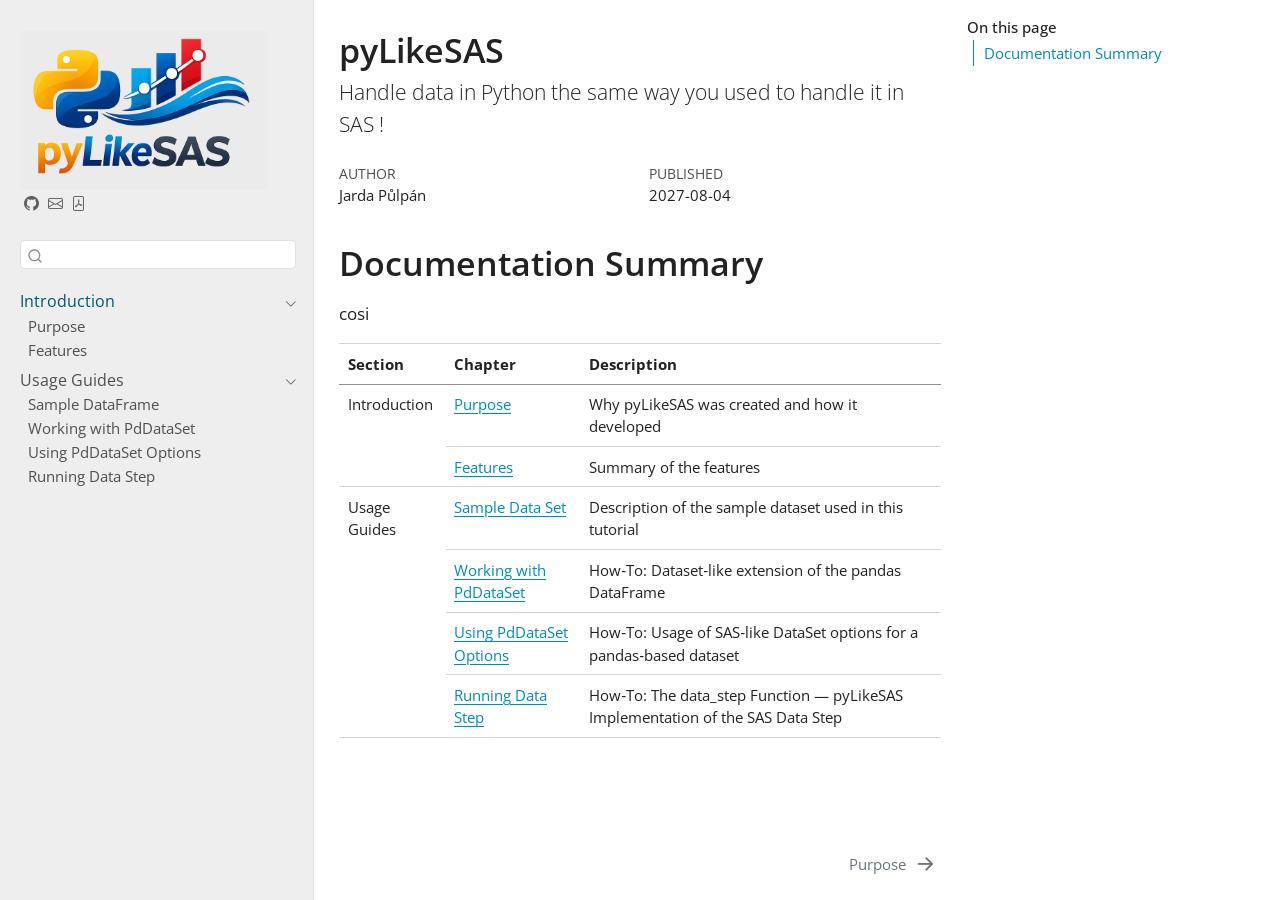
<file: docs/index.html>
<!DOCTYPE html>
<html xmlns="http://www.w3.org/1999/xhtml" lang="en" xml:lang="en"><head>

<meta charset="utf-8">
<meta name="generator" content="quarto-1.9.36">

<meta name="viewport" content="width=device-width, initial-scale=1.0, user-scalable=yes">

<meta name="author" content="Jarda Půlpán">
<meta name="dcterms.date" content="2027-08-04">

<title>pyLikeSAS</title>
<style>
/* Default styles provided by pandoc.
** See https://pandoc.org/MANUAL.html#variables-for-html for config info.
*/
code{white-space: pre-wrap;}
span.smallcaps{font-variant: small-caps;}
div.columns{display: flex; gap: min(4vw, 1.5em);}
div.column{flex: auto; overflow-x: auto;}
div.hanging-indent{margin-left: 1.5em; text-indent: -1.5em;}
ul.task-list{list-style: none;}
ul.task-list li input[type="checkbox"] {
  width: 0.8em;
  margin: 0 0.8em 0.2em -1em; /* quarto-specific, see https://github.com/quarto-dev/quarto-cli/issues/4556 */ 
  vertical-align: middle;
}
</style>


<script src="site_libs/quarto-nav/quarto-nav.js"></script>
<script src="site_libs/quarto-nav/headroom.min.js"></script>
<script src="site_libs/clipboard/clipboard.min.js"></script>
<script src="site_libs/quarto-search/autocomplete.umd.js"></script>
<script src="site_libs/quarto-search/fuse.min.js"></script>
<script src="site_libs/quarto-search/quarto-search.js"></script>
<meta name="quarto:offset" content="./">
<link href="./Purpose.html" rel="next">
<script src="site_libs/quarto-html/quarto.js" type="module"></script>
<script src="site_libs/quarto-html/tabsets/tabsets.js" type="module"></script>
<script src="site_libs/quarto-html/popper.min.js"></script>
<script src="site_libs/quarto-html/tippy.umd.min.js"></script>
<script src="site_libs/quarto-html/anchor.min.js"></script>
<link href="site_libs/quarto-html/tippy.css" rel="stylesheet">
<link href="site_libs/quarto-html/quarto-syntax-highlighting-6b946396810233e5ce30c40e93c9c235.css" rel="stylesheet" id="quarto-text-highlighting-styles">
<script src="site_libs/bootstrap/bootstrap.min.js"></script>
<link href="site_libs/bootstrap/bootstrap-icons.css" rel="stylesheet">
<link href="site_libs/bootstrap/bootstrap-2acffc712711a44db399ac0c8c49660f.min.css" rel="stylesheet" append-hash="true" id="quarto-bootstrap" data-mode="light">
<script id="quarto-search-options" type="application/json">{
  "location": "sidebar",
  "copy-button": false,
  "collapse-after": 3,
  "panel-placement": "start",
  "type": "textbox",
  "limit": 50,
  "keyboard-shortcut": [
    "f",
    "/",
    "s"
  ],
  "show-item-context": false,
  "language": {
    "search-no-results-text": "No results",
    "search-matching-documents-text": "matching documents",
    "search-copy-link-title": "Copy link to search",
    "search-hide-matches-text": "Hide additional matches",
    "search-more-match-text": "more match in this document",
    "search-more-matches-text": "more matches in this document",
    "search-clear-button-title": "Clear",
    "search-text-placeholder": "",
    "search-detached-cancel-button-title": "Cancel",
    "search-submit-button-title": "Submit",
    "search-label": "Search"
  }
}</script>


<link rel="stylesheet" href="styles.css">
</head>

<body class="nav-sidebar docked quarto-light">

<div id="quarto-search-results"></div>
  <header id="quarto-header" class="headroom fixed-top">
  <nav class="quarto-secondary-nav">
    <div class="container-fluid d-flex">
      <button type="button" class="quarto-btn-toggle btn" data-bs-toggle="collapse" role="button" data-bs-target=".quarto-sidebar-collapse-item" aria-controls="quarto-sidebar" aria-expanded="false" aria-label="Toggle sidebar navigation" onclick="if (window.quartoToggleHeadroom) { window.quartoToggleHeadroom(); }">
        <i class="bi bi-layout-text-sidebar-reverse"></i>
      </button>
        <nav class="quarto-page-breadcrumbs" aria-label="breadcrumb"><ol class="breadcrumb"><li class="breadcrumb-item"><a href="./index.html">Introduction</a></li></ol></nav>
        <a class="flex-grow-1" role="navigation" data-bs-toggle="collapse" data-bs-target=".quarto-sidebar-collapse-item" aria-controls="quarto-sidebar" aria-expanded="false" aria-label="Toggle sidebar navigation" onclick="if (window.quartoToggleHeadroom) { window.quartoToggleHeadroom(); }">      
        </a>
      <button type="button" class="btn quarto-search-button" aria-label="Search" onclick="window.quartoOpenSearch();">
        <i class="bi bi-search"></i>
      </button>
    </div>
  </nav>
</header>
<!-- content -->
<div id="quarto-content" class="quarto-container page-columns page-rows-contents page-layout-full">
<!-- sidebar -->
  <nav id="quarto-sidebar" class="sidebar collapse collapse-horizontal quarto-sidebar-collapse-item sidebar-navigation docked overflow-auto">
    <div class="pt-lg-2 mt-2 text-left sidebar-header">
      <a href="./index.html" class="sidebar-logo-link">
      <img src="./images/pyLikeSAS_logo.png" alt="pyLikeSAS Documentation" class="sidebar-logo light-content py-0 d-lg-inline d-none">
      <img src="./images/pyLikeSAS_logo.png" alt="pyLikeSAS Documentation" class="sidebar-logo dark-content py-0 d-lg-inline d-none">
      </a>
      <div class="sidebar-tools-main tools-wide">
    <a href="https://github.com/PulpanJ/pyLikeSAS" title="" class="quarto-navigation-tool px-1" aria-label=""><i class="bi bi-github"></i></a>
    <a href="mailto:pulpanj@volny.cz" title="" class="quarto-navigation-tool px-1" aria-label=""><i class="bi bi-envelope"></i></a>
    <a href="./mybook.pdf" title="" class="quarto-navigation-tool px-1" aria-label=""><i class="bi bi-file-pdf"></i></a>
</div>
      </div>
        <div class="mt-2 flex-shrink-0 align-items-center">
        <div class="sidebar-search">
        <div id="quarto-search" class="" title="Search"></div>
        </div>
        </div>
    <div class="sidebar-menu-container"> 
    <ul class="list-unstyled mt-1">
        <li class="sidebar-item sidebar-item-section">
      <div class="sidebar-item-container"> 
            <a href="./index.html" class="sidebar-item-text sidebar-link active">
 <span class="menu-text">Introduction</span></a>
          <a class="sidebar-item-toggle text-start" data-bs-toggle="collapse" data-bs-target="#" role="navigation" aria-expanded="true" aria-label="Toggle section">
            <i class="bi bi-chevron-right ms-2"></i>
          </a> 
      </div>
      <ul id="" class="collapse list-unstyled sidebar-section depth1 show">  
          <li class="sidebar-item">
  <div class="sidebar-item-container"> 
  <a href="./Purpose.html" class="sidebar-item-text sidebar-link">
 <span class="menu-text">Purpose</span></a>
  </div>
</li>
          <li class="sidebar-item">
  <div class="sidebar-item-container"> 
  <a href="./pyLikeSAS.html" class="sidebar-item-text sidebar-link">
 <span class="menu-text">Features</span></a>
  </div>
</li>
      </ul>
  </li>
        <li class="sidebar-item sidebar-item-section">
      <div class="sidebar-item-container"> 
            <a class="sidebar-item-text sidebar-link text-start" data-bs-toggle="collapse" data-bs-target="#quarto-sidebar-section-1" role="navigation" aria-expanded="true">
 <span class="menu-text">Usage Guides</span></a>
          <a class="sidebar-item-toggle text-start" data-bs-toggle="collapse" data-bs-target="#quarto-sidebar-section-1" role="navigation" aria-expanded="true" aria-label="Toggle section">
            <i class="bi bi-chevron-right ms-2"></i>
          </a> 
      </div>
      <ul id="quarto-sidebar-section-1" class="collapse list-unstyled sidebar-section depth1 show">  
          <li class="sidebar-item">
  <div class="sidebar-item-container"> 
  <a href="./SampleDataFrame.html" class="sidebar-item-text sidebar-link">
 <span class="menu-text">Sample DataFrame</span></a>
  </div>
</li>
          <li class="sidebar-item">
  <div class="sidebar-item-container"> 
  <a href="./WorkingwithPdDataSet.html" class="sidebar-item-text sidebar-link">
 <span class="menu-text">Working with PdDataSet</span></a>
  </div>
</li>
          <li class="sidebar-item">
  <div class="sidebar-item-container"> 
  <a href="./UsageofPdDataSetoptions.html" class="sidebar-item-text sidebar-link">
 <span class="menu-text">Using PdDataSet Options</span></a>
  </div>
</li>
          <li class="sidebar-item">
  <div class="sidebar-item-container"> 
  <a href="./ImplementationofDataStep.html" class="sidebar-item-text sidebar-link">
 <span class="menu-text">Running Data Step</span></a>
  </div>
</li>
      </ul>
  </li>
    </ul>
    </div>
</nav>
<div id="quarto-sidebar-glass" class="quarto-sidebar-collapse-item" data-bs-toggle="collapse" data-bs-target=".quarto-sidebar-collapse-item"></div>
<!-- margin-sidebar -->
    <div id="quarto-margin-sidebar" class="sidebar margin-sidebar">
        <nav id="TOC" role="doc-toc" class="toc-active" data-toc-expanded="-1">
    <h2 id="toc-title">On this page</h2>
   
  <ul>
  <li><a href="#documentation-summary" id="toc-documentation-summary" class="nav-link active" data-scroll-target="#documentation-summary">Documentation Summary</a></li>
  </ul>
</nav>
    </div>
<!-- main -->
<main class="content column-body" id="quarto-document-content">

<header id="title-block-header" class="quarto-title-block default">
<div class="quarto-title">
<h1 class="title">pyLikeSAS</h1>
<p class="subtitle lead">Handle data in Python the same way you used to handle it in SAS !</p>
</div>



<div class="quarto-title-meta column-body">

    <div>
    <div class="quarto-title-meta-heading">Author</div>
    <div class="quarto-title-meta-contents">
             <p>Jarda Půlpán </p>
          </div>
  </div>
    
    <div>
    <div class="quarto-title-meta-heading">Published</div>
    <div class="quarto-title-meta-contents">
      <p class="date">2027-08-04</p>
    </div>
  </div>
  
    
  </div>
  


</header>


<section id="documentation-summary" class="level1">
<h1>Documentation Summary</h1>
<p>cosi</p>
<table class="caption-top table">
<thead>
<tr class="header">
<th> Section</th>
<th>Chapter</th>
<th>Description</th>
</tr>
</thead>
<tbody>
<tr class="odd">
<td rowspan="2"> Introduction</td>
<td><a href="./Purpose.html">Purpose</a><br>
</td>
<td>Why pyLikeSAS was created and how it developed</td>
</tr>
<tr class="even">
<td><a href="./pyLikeSAS.html">Features</a></td>
<td>Summary of the features</td>
</tr>
<tr class="odd">
<td rowspan="4"> Usage Guides</td>
<td><a href="./SampleDataFrame.html">Sample Data Set</a></td>
<td>Description of the sample dataset used in this tutorial</td>
</tr>
<tr class="even">
<td><a href="./WorkingwithPdDataSet.html">Working with PdDataSet</a></td>
<td>How‑To: Dataset‑like extension of the pandas DataFrame</td>
</tr>
<tr class="odd">
<td><a href="./UsageofPdDataSetoptions.html">Using PdDataSet Options</a></td>
<td>How‑To: Usage of SAS‑like DataSet options for a pandas‑based dataset</td>
</tr>
<tr class="even">
<td><a href="./ImplementationofDataStep.html">Running Data Step</a></td>
<td>How‑To: The data_step Function — pyLikeSAS Implementation of the SAS Data Step</td>
</tr>
</tbody>
</table>


</section>

<a onclick="window.scrollTo(0, 0); return false;" role="button" id="quarto-back-to-top"><i class="bi bi-arrow-up"></i> Back to top</a></main> <!-- /main -->
<script id="quarto-html-after-body" type="application/javascript">
  window.document.addEventListener("DOMContentLoaded", function (event) {
    const icon = "";
    const anchorJS = new window.AnchorJS();
    anchorJS.options = {
      placement: 'right',
      icon: icon
    };
    anchorJS.add('.anchored');
    const isCodeAnnotation = (el) => {
      for (const clz of el.classList) {
        if (clz.startsWith('code-annotation-')) {                     
          return true;
        }
      }
      return false;
    }
    const onCopySuccess = function(e) {
      // button target
      const button = e.trigger;
      // don't keep focus
      button.blur();
      // flash "checked"
      button.classList.add('code-copy-button-checked');
      var currentTitle = button.getAttribute("title");
      button.setAttribute("title", "Copied!");
      let tooltip;
      if (window.bootstrap) {
        button.setAttribute("data-bs-toggle", "tooltip");
        button.setAttribute("data-bs-placement", "left");
        button.setAttribute("data-bs-title", "Copied!");
        tooltip = new bootstrap.Tooltip(button, 
          { trigger: "manual", 
            customClass: "code-copy-button-tooltip",
            offset: [0, -8]});
        tooltip.show();    
      }
      setTimeout(function() {
        if (tooltip) {
          tooltip.hide();
          button.removeAttribute("data-bs-title");
          button.removeAttribute("data-bs-toggle");
          button.removeAttribute("data-bs-placement");
        }
        button.setAttribute("title", currentTitle);
        button.classList.remove('code-copy-button-checked');
      }, 1000);
      // clear code selection
      e.clearSelection();
    }
    const getTextToCopy = function(trigger) {
      const outerScaffold = trigger.parentElement.cloneNode(true);
      const codeEl = outerScaffold.querySelector('code');
      for (const childEl of codeEl.children) {
        if (isCodeAnnotation(childEl)) {
          childEl.remove();
        }
      }
      return codeEl.innerText;
    }
    const clipboard = new window.ClipboardJS('.code-copy-button:not([data-in-quarto-modal])', {
      text: getTextToCopy
    });
    clipboard.on('success', onCopySuccess);
    if (window.document.getElementById('quarto-embedded-source-code-modal')) {
      const clipboardModal = new window.ClipboardJS('.code-copy-button[data-in-quarto-modal]', {
        text: getTextToCopy,
        container: window.document.getElementById('quarto-embedded-source-code-modal')
      });
      clipboardModal.on('success', onCopySuccess);
    }
      var localhostRegex = new RegExp(/^(?:http|https):\/\/localhost\:?[0-9]*\//);
      var mailtoRegex = new RegExp(/^mailto:/);
        var filterRegex = new RegExp('/' + window.location.host + '/');
      var isInternal = (href) => {
          return filterRegex.test(href) || localhostRegex.test(href) || mailtoRegex.test(href);
      }
      // Inspect non-navigation links and adorn them if external
     var links = window.document.querySelectorAll('a[href]:not(.nav-link):not(.navbar-brand):not(.toc-action):not(.sidebar-link):not(.sidebar-item-toggle):not(.pagination-link):not(.no-external):not([aria-hidden]):not(.dropdown-item):not(.quarto-navigation-tool):not(.about-link)');
      for (var i=0; i<links.length; i++) {
        const link = links[i];
        if (!isInternal(link.href)) {
          // undo the damage that might have been done by quarto-nav.js in the case of
          // links that we want to consider external
          if (link.dataset.originalHref !== undefined) {
            link.href = link.dataset.originalHref;
          }
            // target, if specified
            link.setAttribute("target", "_blank");
            if (link.getAttribute("rel") === null) {
              link.setAttribute("rel", "noopener");
            }
            // default icon
            link.classList.add("external");
        }
      }
    function tippyHover(el, contentFn, onTriggerFn, onUntriggerFn) {
      const config = {
        allowHTML: true,
        maxWidth: 500,
        delay: 100,
        arrow: false,
        appendTo: function(el) {
            return el.parentElement;
        },
        interactive: true,
        interactiveBorder: 10,
        theme: 'quarto',
        placement: 'bottom-start',
      };
      if (contentFn) {
        config.content = contentFn;
      }
      if (onTriggerFn) {
        config.onTrigger = onTriggerFn;
      }
      if (onUntriggerFn) {
        config.onUntrigger = onUntriggerFn;
      }
      window.tippy(el, config); 
    }
    const noterefs = window.document.querySelectorAll('a[role="doc-noteref"]');
    for (var i=0; i<noterefs.length; i++) {
      const ref = noterefs[i];
      tippyHover(ref, function() {
        // use id or data attribute instead here
        let href = ref.getAttribute('data-footnote-href') || ref.getAttribute('href');
        try { href = new URL(href).hash; } catch {}
        const id = href.replace(/^#\/?/, "");
        const note = window.document.getElementById(id);
        if (note) {
          return note.innerHTML;
        } else {
          return "";
        }
      });
    }
    const xrefs = window.document.querySelectorAll('a.quarto-xref');
    const processXRef = (id, note) => {
      // Strip column container classes
      const stripColumnClz = (el) => {
        el.classList.remove("page-full", "page-columns");
        if (el.children) {
          for (const child of el.children) {
            stripColumnClz(child);
          }
        }
      }
      stripColumnClz(note)
      if (id === null || id.startsWith('sec-')) {
        // Special case sections, only their first couple elements
        const container = document.createElement("div");
        if (note.children && note.children.length > 2) {
          container.appendChild(note.children[0].cloneNode(true));
          for (let i = 1; i < note.children.length; i++) {
            const child = note.children[i];
            if (child.tagName === "P" && child.innerText === "") {
              continue;
            } else {
              container.appendChild(child.cloneNode(true));
              break;
            }
          }
          if (window.Quarto?.typesetMath) {
            window.Quarto.typesetMath(container);
          }
          return container.innerHTML
        } else {
          if (window.Quarto?.typesetMath) {
            window.Quarto.typesetMath(note);
          }
          return note.innerHTML;
        }
      } else {
        // Remove any anchor links if they are present
        const anchorLink = note.querySelector('a.anchorjs-link');
        if (anchorLink) {
          anchorLink.remove();
        }
        if (window.Quarto?.typesetMath) {
          window.Quarto.typesetMath(note);
        }
        if (note.classList.contains("callout")) {
          return note.outerHTML;
        } else {
          return note.innerHTML;
        }
      }
    }
    for (var i=0; i<xrefs.length; i++) {
      const xref = xrefs[i];
      tippyHover(xref, undefined, function(instance) {
        instance.disable();
        let url = xref.getAttribute('href');
        let hash = undefined; 
        if (url.startsWith('#')) {
          hash = url;
        } else {
          try { hash = new URL(url).hash; } catch {}
        }
        if (hash) {
          const id = hash.replace(/^#\/?/, "");
          const note = window.document.getElementById(id);
          if (note !== null) {
            try {
              const html = processXRef(id, note.cloneNode(true));
              instance.setContent(html);
            } finally {
              instance.enable();
              instance.show();
            }
          } else {
            // See if we can fetch this
            fetch(url.split('#')[0])
            .then(res => res.text())
            .then(html => {
              const parser = new DOMParser();
              const htmlDoc = parser.parseFromString(html, "text/html");
              const note = htmlDoc.getElementById(id);
              if (note !== null) {
                const html = processXRef(id, note);
                instance.setContent(html);
              } 
            }).finally(() => {
              instance.enable();
              instance.show();
            });
          }
        } else {
          // See if we can fetch a full url (with no hash to target)
          // This is a special case and we should probably do some content thinning / targeting
          fetch(url)
          .then(res => res.text())
          .then(html => {
            const parser = new DOMParser();
            const htmlDoc = parser.parseFromString(html, "text/html");
            const note = htmlDoc.querySelector('main.content');
            if (note !== null) {
              // This should only happen for chapter cross references
              // (since there is no id in the URL)
              // remove the first header
              if (note.children.length > 0 && note.children[0].tagName === "HEADER") {
                note.children[0].remove();
              }
              const html = processXRef(null, note);
              instance.setContent(html);
            } 
          }).finally(() => {
            instance.enable();
            instance.show();
          });
        }
      }, function(instance) {
      });
    }
        let selectedAnnoteEl;
        const selectorForAnnotation = ( cell, annotation) => {
          let cellAttr = 'data-code-cell="' + cell + '"';
          let lineAttr = 'data-code-annotation="' +  annotation + '"';
          const selector = 'span[' + cellAttr + '][' + lineAttr + ']';
          return selector;
        }
        const selectCodeLines = (annoteEl) => {
          const doc = window.document;
          const targetCell = annoteEl.getAttribute("data-target-cell");
          const targetAnnotation = annoteEl.getAttribute("data-target-annotation");
          const annoteSpan = window.document.querySelector(selectorForAnnotation(targetCell, targetAnnotation));
          const lines = annoteSpan.getAttribute("data-code-lines").split(",");
          const lineIds = lines.map((line) => {
            return targetCell + "-" + line;
          })
          let top = null;
          let height = null;
          let parent = null;
          if (lineIds.length > 0) {
              //compute the position of the single el (top and bottom and make a div)
              const el = window.document.getElementById(lineIds[0]);
              top = el.offsetTop;
              height = el.offsetHeight;
              parent = el.parentElement.parentElement;
            if (lineIds.length > 1) {
              const lastEl = window.document.getElementById(lineIds[lineIds.length - 1]);
              const bottom = lastEl.offsetTop + lastEl.offsetHeight;
              height = bottom - top;
            }
            if (top !== null && height !== null && parent !== null) {
              // cook up a div (if necessary) and position it 
              let div = window.document.getElementById("code-annotation-line-highlight");
              if (div === null) {
                div = window.document.createElement("div");
                div.setAttribute("id", "code-annotation-line-highlight");
                div.style.position = 'absolute';
                parent.appendChild(div);
              }
              div.style.top = top - 2 + "px";
              div.style.height = height + 4 + "px";
              div.style.left = 0;
              let gutterDiv = window.document.getElementById("code-annotation-line-highlight-gutter");
              if (gutterDiv === null) {
                gutterDiv = window.document.createElement("div");
                gutterDiv.setAttribute("id", "code-annotation-line-highlight-gutter");
                gutterDiv.style.position = 'absolute';
                const codeCell = window.document.getElementById(targetCell);
                const gutter = codeCell.querySelector('.code-annotation-gutter');
                gutter.appendChild(gutterDiv);
              }
              gutterDiv.style.top = top - 2 + "px";
              gutterDiv.style.height = height + 4 + "px";
            }
            selectedAnnoteEl = annoteEl;
          }
        };
        const unselectCodeLines = () => {
          const elementsIds = ["code-annotation-line-highlight", "code-annotation-line-highlight-gutter"];
          elementsIds.forEach((elId) => {
            const div = window.document.getElementById(elId);
            if (div) {
              div.remove();
            }
          });
          selectedAnnoteEl = undefined;
        };
          // Handle positioning of the toggle
      window.addEventListener(
        "resize",
        throttle(() => {
          elRect = undefined;
          if (selectedAnnoteEl) {
            selectCodeLines(selectedAnnoteEl);
          }
        }, 10)
      );
      function throttle(fn, ms) {
      let throttle = false;
      let timer;
        return (...args) => {
          if(!throttle) { // first call gets through
              fn.apply(this, args);
              throttle = true;
          } else { // all the others get throttled
              if(timer) clearTimeout(timer); // cancel #2
              timer = setTimeout(() => {
                fn.apply(this, args);
                timer = throttle = false;
              }, ms);
          }
        };
      }
        // Attach click handler to the DT
        const annoteDls = window.document.querySelectorAll('dt[data-target-cell]');
        for (const annoteDlNode of annoteDls) {
          annoteDlNode.addEventListener('click', (event) => {
            const clickedEl = event.target;
            if (clickedEl !== selectedAnnoteEl) {
              unselectCodeLines();
              const activeEl = window.document.querySelector('dt[data-target-cell].code-annotation-active');
              if (activeEl) {
                activeEl.classList.remove('code-annotation-active');
              }
              selectCodeLines(clickedEl);
              clickedEl.classList.add('code-annotation-active');
            } else {
              // Unselect the line
              unselectCodeLines();
              clickedEl.classList.remove('code-annotation-active');
            }
          });
        }
    const findCites = (el) => {
      const parentEl = el.parentElement;
      if (parentEl) {
        const cites = parentEl.dataset.cites;
        if (cites) {
          return {
            el,
            cites: cites.split(' ')
          };
        } else {
          return findCites(el.parentElement)
        }
      } else {
        return undefined;
      }
    };
    var bibliorefs = window.document.querySelectorAll('a[role="doc-biblioref"]');
    for (var i=0; i<bibliorefs.length; i++) {
      const ref = bibliorefs[i];
      const citeInfo = findCites(ref);
      if (citeInfo) {
        tippyHover(citeInfo.el, function() {
          var popup = window.document.createElement('div');
          citeInfo.cites.forEach(function(cite) {
            var citeDiv = window.document.createElement('div');
            citeDiv.classList.add('hanging-indent');
            citeDiv.classList.add('csl-entry');
            var biblioDiv = window.document.getElementById('ref-' + cite);
            if (biblioDiv) {
              citeDiv.innerHTML = biblioDiv.innerHTML;
            }
            popup.appendChild(citeDiv);
          });
          return popup.innerHTML;
        });
      }
    }
  });
  </script>
<nav class="page-navigation column-body">
  <div class="nav-page nav-page-previous">
  </div>
  <div class="nav-page nav-page-next">
      <a href="./Purpose.html" class="pagination-link" aria-label="Purpose">
        <span class="nav-page-text">Purpose</span> <i class="bi bi-arrow-right-short"></i>
      </a>
  </div>
</nav>
</div> <!-- /content -->




</body></html>
</file>
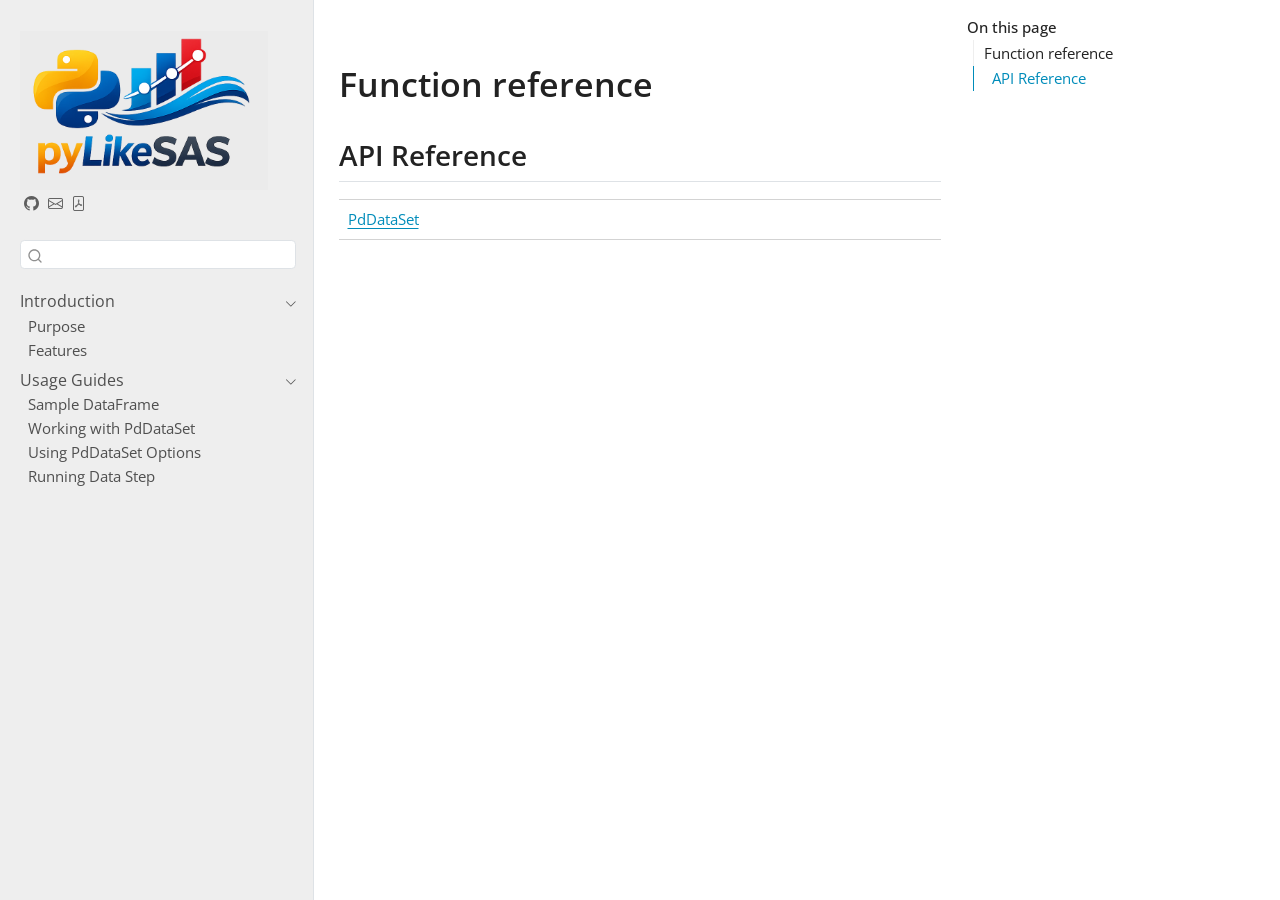
<file: docs/reference/index.html>
<!DOCTYPE html>
<html xmlns="http://www.w3.org/1999/xhtml" lang="en" xml:lang="en"><head>

<meta charset="utf-8">
<meta name="generator" content="quarto-1.9.36">

<meta name="viewport" content="width=device-width, initial-scale=1.0, user-scalable=yes">


<title>index</title>
<style>
/* Default styles provided by pandoc.
** See https://pandoc.org/MANUAL.html#variables-for-html for config info.
*/
code{white-space: pre-wrap;}
span.smallcaps{font-variant: small-caps;}
div.columns{display: flex; gap: min(4vw, 1.5em);}
div.column{flex: auto; overflow-x: auto;}
div.hanging-indent{margin-left: 1.5em; text-indent: -1.5em;}
ul.task-list{list-style: none;}
ul.task-list li input[type="checkbox"] {
  width: 0.8em;
  margin: 0 0.8em 0.2em -1em; /* quarto-specific, see https://github.com/quarto-dev/quarto-cli/issues/4556 */ 
  vertical-align: middle;
}
</style>


<script src="../site_libs/quarto-nav/quarto-nav.js"></script>
<script src="../site_libs/quarto-nav/headroom.min.js"></script>
<script src="../site_libs/clipboard/clipboard.min.js"></script>
<script src="../site_libs/quarto-search/autocomplete.umd.js"></script>
<script src="../site_libs/quarto-search/fuse.min.js"></script>
<script src="../site_libs/quarto-search/quarto-search.js"></script>
<meta name="quarto:offset" content="../">
<script src="../site_libs/quarto-html/quarto.js" type="module"></script>
<script src="../site_libs/quarto-html/tabsets/tabsets.js" type="module"></script>
<script src="../site_libs/quarto-html/popper.min.js"></script>
<script src="../site_libs/quarto-html/tippy.umd.min.js"></script>
<script src="../site_libs/quarto-html/anchor.min.js"></script>
<link href="../site_libs/quarto-html/tippy.css" rel="stylesheet">
<link href="../site_libs/quarto-html/quarto-syntax-highlighting-6b946396810233e5ce30c40e93c9c235.css" rel="stylesheet" id="quarto-text-highlighting-styles">
<script src="../site_libs/bootstrap/bootstrap.min.js"></script>
<link href="../site_libs/bootstrap/bootstrap-icons.css" rel="stylesheet">
<link href="../site_libs/bootstrap/bootstrap-2acffc712711a44db399ac0c8c49660f.min.css" rel="stylesheet" append-hash="true" id="quarto-bootstrap" data-mode="light">
<script id="quarto-search-options" type="application/json">{
  "location": "sidebar",
  "copy-button": false,
  "collapse-after": 3,
  "panel-placement": "start",
  "type": "textbox",
  "limit": 50,
  "keyboard-shortcut": [
    "f",
    "/",
    "s"
  ],
  "show-item-context": false,
  "language": {
    "search-no-results-text": "No results",
    "search-matching-documents-text": "matching documents",
    "search-copy-link-title": "Copy link to search",
    "search-hide-matches-text": "Hide additional matches",
    "search-more-match-text": "more match in this document",
    "search-more-matches-text": "more matches in this document",
    "search-clear-button-title": "Clear",
    "search-text-placeholder": "",
    "search-detached-cancel-button-title": "Cancel",
    "search-submit-button-title": "Submit",
    "search-label": "Search"
  }
}</script>


<link rel="stylesheet" href="../styles.css">
</head>

<body class="nav-sidebar docked quarto-light">

<div id="quarto-search-results"></div>
  <header id="quarto-header" class="headroom fixed-top">
  <nav class="quarto-secondary-nav">
    <div class="container-fluid d-flex">
      <button type="button" class="quarto-btn-toggle btn" data-bs-toggle="collapse" role="button" data-bs-target=".quarto-sidebar-collapse-item" aria-controls="quarto-sidebar" aria-expanded="false" aria-label="Toggle sidebar navigation" onclick="if (window.quartoToggleHeadroom) { window.quartoToggleHeadroom(); }">
        <i class="bi bi-layout-text-sidebar-reverse"></i>
      </button>
        <nav class="quarto-page-breadcrumbs" aria-label="breadcrumb"><ol class="breadcrumb"></ol></nav>
        <a class="flex-grow-1" role="navigation" data-bs-toggle="collapse" data-bs-target=".quarto-sidebar-collapse-item" aria-controls="quarto-sidebar" aria-expanded="false" aria-label="Toggle sidebar navigation" onclick="if (window.quartoToggleHeadroom) { window.quartoToggleHeadroom(); }">      
        </a>
      <button type="button" class="btn quarto-search-button" aria-label="Search" onclick="window.quartoOpenSearch();">
        <i class="bi bi-search"></i>
      </button>
    </div>
  </nav>
</header>
<!-- content -->
<div id="quarto-content" class="quarto-container page-columns page-rows-contents page-layout-full">
<!-- sidebar -->
  <nav id="quarto-sidebar" class="sidebar collapse collapse-horizontal quarto-sidebar-collapse-item sidebar-navigation docked overflow-auto">
    <div class="pt-lg-2 mt-2 text-left sidebar-header">
      <a href="../index.html" class="sidebar-logo-link">
      <img src="../images/pyLikeSAS_logo.png" alt="pyLikeSAS Documentation" class="sidebar-logo light-content py-0 d-lg-inline d-none">
      <img src="../images/pyLikeSAS_logo.png" alt="pyLikeSAS Documentation" class="sidebar-logo dark-content py-0 d-lg-inline d-none">
      </a>
      <div class="sidebar-tools-main tools-wide">
    <a href="https://github.com/PulpanJ/pyLikeSAS" title="" class="quarto-navigation-tool px-1" aria-label=""><i class="bi bi-github"></i></a>
    <a href="mailto:pulpanj@volny.cz" title="" class="quarto-navigation-tool px-1" aria-label=""><i class="bi bi-envelope"></i></a>
    <a href="../mybook.pdf" title="" class="quarto-navigation-tool px-1" aria-label=""><i class="bi bi-file-pdf"></i></a>
</div>
      </div>
        <div class="mt-2 flex-shrink-0 align-items-center">
        <div class="sidebar-search">
        <div id="quarto-search" class="" title="Search"></div>
        </div>
        </div>
    <div class="sidebar-menu-container"> 
    <ul class="list-unstyled mt-1">
        <li class="sidebar-item sidebar-item-section">
      <div class="sidebar-item-container"> 
            <a href="../index.html" class="sidebar-item-text sidebar-link">
 <span class="menu-text">Introduction</span></a>
          <a class="sidebar-item-toggle text-start" data-bs-toggle="collapse" data-bs-target="#" role="navigation" aria-expanded="true" aria-label="Toggle section">
            <i class="bi bi-chevron-right ms-2"></i>
          </a> 
      </div>
      <ul id="" class="collapse list-unstyled sidebar-section depth1 show">  
          <li class="sidebar-item">
  <div class="sidebar-item-container"> 
  <a href="../Purpose.html" class="sidebar-item-text sidebar-link">
 <span class="menu-text">Purpose</span></a>
  </div>
</li>
          <li class="sidebar-item">
  <div class="sidebar-item-container"> 
  <a href="../pyLikeSAS.html" class="sidebar-item-text sidebar-link">
 <span class="menu-text">Features</span></a>
  </div>
</li>
      </ul>
  </li>
        <li class="sidebar-item sidebar-item-section">
      <div class="sidebar-item-container"> 
            <a class="sidebar-item-text sidebar-link text-start" data-bs-toggle="collapse" data-bs-target="#quarto-sidebar-section-1" role="navigation" aria-expanded="true">
 <span class="menu-text">Usage Guides</span></a>
          <a class="sidebar-item-toggle text-start" data-bs-toggle="collapse" data-bs-target="#quarto-sidebar-section-1" role="navigation" aria-expanded="true" aria-label="Toggle section">
            <i class="bi bi-chevron-right ms-2"></i>
          </a> 
      </div>
      <ul id="quarto-sidebar-section-1" class="collapse list-unstyled sidebar-section depth1 show">  
          <li class="sidebar-item">
  <div class="sidebar-item-container"> 
  <a href="../SampleDataFrame.html" class="sidebar-item-text sidebar-link">
 <span class="menu-text">Sample DataFrame</span></a>
  </div>
</li>
          <li class="sidebar-item">
  <div class="sidebar-item-container"> 
  <a href="../WorkingwithPdDataSet.html" class="sidebar-item-text sidebar-link">
 <span class="menu-text">Working with PdDataSet</span></a>
  </div>
</li>
          <li class="sidebar-item">
  <div class="sidebar-item-container"> 
  <a href="../UsageofPdDataSetoptions.html" class="sidebar-item-text sidebar-link">
 <span class="menu-text">Using PdDataSet Options</span></a>
  </div>
</li>
          <li class="sidebar-item">
  <div class="sidebar-item-container"> 
  <a href="../ImplementationofDataStep.html" class="sidebar-item-text sidebar-link">
 <span class="menu-text">Running Data Step</span></a>
  </div>
</li>
      </ul>
  </li>
    </ul>
    </div>
</nav>
<div id="quarto-sidebar-glass" class="quarto-sidebar-collapse-item" data-bs-toggle="collapse" data-bs-target=".quarto-sidebar-collapse-item"></div>
<!-- margin-sidebar -->
    <div id="quarto-margin-sidebar" class="sidebar margin-sidebar">
        <nav id="TOC" role="doc-toc" class="toc-active" data-toc-expanded="-1">
    <h2 id="toc-title">On this page</h2>
   
  <ul>
  <li><a href="#function-reference" id="toc-function-reference" class="nav-link active" data-scroll-target="#function-reference">Function reference</a>
  <ul>
  <li><a href="#api-reference" id="toc-api-reference" class="nav-link" data-scroll-target="#api-reference">API Reference</a></li>
  </ul></li>
  </ul>
</nav>
    </div>
<!-- main -->
<main class="content column-body" id="quarto-document-content"><header id="title-block-header" class="quarto-title-block"></header>




<section id="function-reference" class="level1 doc doc-index">
<h1 class="doc doc-index">Function reference</h1>
<section id="api-reference" class="level2">
<h2 class="anchored" data-anchor-id="api-reference">API Reference</h2>
<table class="caption-top table">
<tbody>
<tr class="odd">
<td><a href="../reference/PdDataSet.html#pyLikeSAS.PdDataSet">PdDataSet</a></td>
<td></td>
</tr>
</tbody>
</table>


</section>
</section>

<a onclick="window.scrollTo(0, 0); return false;" role="button" id="quarto-back-to-top"><i class="bi bi-arrow-up"></i> Back to top</a></main> <!-- /main -->
<script id="quarto-html-after-body" type="application/javascript">
  window.document.addEventListener("DOMContentLoaded", function (event) {
    const icon = "";
    const anchorJS = new window.AnchorJS();
    anchorJS.options = {
      placement: 'right',
      icon: icon
    };
    anchorJS.add('.anchored');
    const isCodeAnnotation = (el) => {
      for (const clz of el.classList) {
        if (clz.startsWith('code-annotation-')) {                     
          return true;
        }
      }
      return false;
    }
    const onCopySuccess = function(e) {
      // button target
      const button = e.trigger;
      // don't keep focus
      button.blur();
      // flash "checked"
      button.classList.add('code-copy-button-checked');
      var currentTitle = button.getAttribute("title");
      button.setAttribute("title", "Copied!");
      let tooltip;
      if (window.bootstrap) {
        button.setAttribute("data-bs-toggle", "tooltip");
        button.setAttribute("data-bs-placement", "left");
        button.setAttribute("data-bs-title", "Copied!");
        tooltip = new bootstrap.Tooltip(button, 
          { trigger: "manual", 
            customClass: "code-copy-button-tooltip",
            offset: [0, -8]});
        tooltip.show();    
      }
      setTimeout(function() {
        if (tooltip) {
          tooltip.hide();
          button.removeAttribute("data-bs-title");
          button.removeAttribute("data-bs-toggle");
          button.removeAttribute("data-bs-placement");
        }
        button.setAttribute("title", currentTitle);
        button.classList.remove('code-copy-button-checked');
      }, 1000);
      // clear code selection
      e.clearSelection();
    }
    const getTextToCopy = function(trigger) {
      const outerScaffold = trigger.parentElement.cloneNode(true);
      const codeEl = outerScaffold.querySelector('code');
      for (const childEl of codeEl.children) {
        if (isCodeAnnotation(childEl)) {
          childEl.remove();
        }
      }
      return codeEl.innerText;
    }
    const clipboard = new window.ClipboardJS('.code-copy-button:not([data-in-quarto-modal])', {
      text: getTextToCopy
    });
    clipboard.on('success', onCopySuccess);
    if (window.document.getElementById('quarto-embedded-source-code-modal')) {
      const clipboardModal = new window.ClipboardJS('.code-copy-button[data-in-quarto-modal]', {
        text: getTextToCopy,
        container: window.document.getElementById('quarto-embedded-source-code-modal')
      });
      clipboardModal.on('success', onCopySuccess);
    }
      var localhostRegex = new RegExp(/^(?:http|https):\/\/localhost\:?[0-9]*\//);
      var mailtoRegex = new RegExp(/^mailto:/);
        var filterRegex = new RegExp('/' + window.location.host + '/');
      var isInternal = (href) => {
          return filterRegex.test(href) || localhostRegex.test(href) || mailtoRegex.test(href);
      }
      // Inspect non-navigation links and adorn them if external
     var links = window.document.querySelectorAll('a[href]:not(.nav-link):not(.navbar-brand):not(.toc-action):not(.sidebar-link):not(.sidebar-item-toggle):not(.pagination-link):not(.no-external):not([aria-hidden]):not(.dropdown-item):not(.quarto-navigation-tool):not(.about-link)');
      for (var i=0; i<links.length; i++) {
        const link = links[i];
        if (!isInternal(link.href)) {
          // undo the damage that might have been done by quarto-nav.js in the case of
          // links that we want to consider external
          if (link.dataset.originalHref !== undefined) {
            link.href = link.dataset.originalHref;
          }
            // target, if specified
            link.setAttribute("target", "_blank");
            if (link.getAttribute("rel") === null) {
              link.setAttribute("rel", "noopener");
            }
            // default icon
            link.classList.add("external");
        }
      }
    function tippyHover(el, contentFn, onTriggerFn, onUntriggerFn) {
      const config = {
        allowHTML: true,
        maxWidth: 500,
        delay: 100,
        arrow: false,
        appendTo: function(el) {
            return el.parentElement;
        },
        interactive: true,
        interactiveBorder: 10,
        theme: 'quarto',
        placement: 'bottom-start',
      };
      if (contentFn) {
        config.content = contentFn;
      }
      if (onTriggerFn) {
        config.onTrigger = onTriggerFn;
      }
      if (onUntriggerFn) {
        config.onUntrigger = onUntriggerFn;
      }
      window.tippy(el, config); 
    }
    const noterefs = window.document.querySelectorAll('a[role="doc-noteref"]');
    for (var i=0; i<noterefs.length; i++) {
      const ref = noterefs[i];
      tippyHover(ref, function() {
        // use id or data attribute instead here
        let href = ref.getAttribute('data-footnote-href') || ref.getAttribute('href');
        try { href = new URL(href).hash; } catch {}
        const id = href.replace(/^#\/?/, "");
        const note = window.document.getElementById(id);
        if (note) {
          return note.innerHTML;
        } else {
          return "";
        }
      });
    }
    const xrefs = window.document.querySelectorAll('a.quarto-xref');
    const processXRef = (id, note) => {
      // Strip column container classes
      const stripColumnClz = (el) => {
        el.classList.remove("page-full", "page-columns");
        if (el.children) {
          for (const child of el.children) {
            stripColumnClz(child);
          }
        }
      }
      stripColumnClz(note)
      if (id === null || id.startsWith('sec-')) {
        // Special case sections, only their first couple elements
        const container = document.createElement("div");
        if (note.children && note.children.length > 2) {
          container.appendChild(note.children[0].cloneNode(true));
          for (let i = 1; i < note.children.length; i++) {
            const child = note.children[i];
            if (child.tagName === "P" && child.innerText === "") {
              continue;
            } else {
              container.appendChild(child.cloneNode(true));
              break;
            }
          }
          if (window.Quarto?.typesetMath) {
            window.Quarto.typesetMath(container);
          }
          return container.innerHTML
        } else {
          if (window.Quarto?.typesetMath) {
            window.Quarto.typesetMath(note);
          }
          return note.innerHTML;
        }
      } else {
        // Remove any anchor links if they are present
        const anchorLink = note.querySelector('a.anchorjs-link');
        if (anchorLink) {
          anchorLink.remove();
        }
        if (window.Quarto?.typesetMath) {
          window.Quarto.typesetMath(note);
        }
        if (note.classList.contains("callout")) {
          return note.outerHTML;
        } else {
          return note.innerHTML;
        }
      }
    }
    for (var i=0; i<xrefs.length; i++) {
      const xref = xrefs[i];
      tippyHover(xref, undefined, function(instance) {
        instance.disable();
        let url = xref.getAttribute('href');
        let hash = undefined; 
        if (url.startsWith('#')) {
          hash = url;
        } else {
          try { hash = new URL(url).hash; } catch {}
        }
        if (hash) {
          const id = hash.replace(/^#\/?/, "");
          const note = window.document.getElementById(id);
          if (note !== null) {
            try {
              const html = processXRef(id, note.cloneNode(true));
              instance.setContent(html);
            } finally {
              instance.enable();
              instance.show();
            }
          } else {
            // See if we can fetch this
            fetch(url.split('#')[0])
            .then(res => res.text())
            .then(html => {
              const parser = new DOMParser();
              const htmlDoc = parser.parseFromString(html, "text/html");
              const note = htmlDoc.getElementById(id);
              if (note !== null) {
                const html = processXRef(id, note);
                instance.setContent(html);
              } 
            }).finally(() => {
              instance.enable();
              instance.show();
            });
          }
        } else {
          // See if we can fetch a full url (with no hash to target)
          // This is a special case and we should probably do some content thinning / targeting
          fetch(url)
          .then(res => res.text())
          .then(html => {
            const parser = new DOMParser();
            const htmlDoc = parser.parseFromString(html, "text/html");
            const note = htmlDoc.querySelector('main.content');
            if (note !== null) {
              // This should only happen for chapter cross references
              // (since there is no id in the URL)
              // remove the first header
              if (note.children.length > 0 && note.children[0].tagName === "HEADER") {
                note.children[0].remove();
              }
              const html = processXRef(null, note);
              instance.setContent(html);
            } 
          }).finally(() => {
            instance.enable();
            instance.show();
          });
        }
      }, function(instance) {
      });
    }
        let selectedAnnoteEl;
        const selectorForAnnotation = ( cell, annotation) => {
          let cellAttr = 'data-code-cell="' + cell + '"';
          let lineAttr = 'data-code-annotation="' +  annotation + '"';
          const selector = 'span[' + cellAttr + '][' + lineAttr + ']';
          return selector;
        }
        const selectCodeLines = (annoteEl) => {
          const doc = window.document;
          const targetCell = annoteEl.getAttribute("data-target-cell");
          const targetAnnotation = annoteEl.getAttribute("data-target-annotation");
          const annoteSpan = window.document.querySelector(selectorForAnnotation(targetCell, targetAnnotation));
          const lines = annoteSpan.getAttribute("data-code-lines").split(",");
          const lineIds = lines.map((line) => {
            return targetCell + "-" + line;
          })
          let top = null;
          let height = null;
          let parent = null;
          if (lineIds.length > 0) {
              //compute the position of the single el (top and bottom and make a div)
              const el = window.document.getElementById(lineIds[0]);
              top = el.offsetTop;
              height = el.offsetHeight;
              parent = el.parentElement.parentElement;
            if (lineIds.length > 1) {
              const lastEl = window.document.getElementById(lineIds[lineIds.length - 1]);
              const bottom = lastEl.offsetTop + lastEl.offsetHeight;
              height = bottom - top;
            }
            if (top !== null && height !== null && parent !== null) {
              // cook up a div (if necessary) and position it 
              let div = window.document.getElementById("code-annotation-line-highlight");
              if (div === null) {
                div = window.document.createElement("div");
                div.setAttribute("id", "code-annotation-line-highlight");
                div.style.position = 'absolute';
                parent.appendChild(div);
              }
              div.style.top = top - 2 + "px";
              div.style.height = height + 4 + "px";
              div.style.left = 0;
              let gutterDiv = window.document.getElementById("code-annotation-line-highlight-gutter");
              if (gutterDiv === null) {
                gutterDiv = window.document.createElement("div");
                gutterDiv.setAttribute("id", "code-annotation-line-highlight-gutter");
                gutterDiv.style.position = 'absolute';
                const codeCell = window.document.getElementById(targetCell);
                const gutter = codeCell.querySelector('.code-annotation-gutter');
                gutter.appendChild(gutterDiv);
              }
              gutterDiv.style.top = top - 2 + "px";
              gutterDiv.style.height = height + 4 + "px";
            }
            selectedAnnoteEl = annoteEl;
          }
        };
        const unselectCodeLines = () => {
          const elementsIds = ["code-annotation-line-highlight", "code-annotation-line-highlight-gutter"];
          elementsIds.forEach((elId) => {
            const div = window.document.getElementById(elId);
            if (div) {
              div.remove();
            }
          });
          selectedAnnoteEl = undefined;
        };
          // Handle positioning of the toggle
      window.addEventListener(
        "resize",
        throttle(() => {
          elRect = undefined;
          if (selectedAnnoteEl) {
            selectCodeLines(selectedAnnoteEl);
          }
        }, 10)
      );
      function throttle(fn, ms) {
      let throttle = false;
      let timer;
        return (...args) => {
          if(!throttle) { // first call gets through
              fn.apply(this, args);
              throttle = true;
          } else { // all the others get throttled
              if(timer) clearTimeout(timer); // cancel #2
              timer = setTimeout(() => {
                fn.apply(this, args);
                timer = throttle = false;
              }, ms);
          }
        };
      }
        // Attach click handler to the DT
        const annoteDls = window.document.querySelectorAll('dt[data-target-cell]');
        for (const annoteDlNode of annoteDls) {
          annoteDlNode.addEventListener('click', (event) => {
            const clickedEl = event.target;
            if (clickedEl !== selectedAnnoteEl) {
              unselectCodeLines();
              const activeEl = window.document.querySelector('dt[data-target-cell].code-annotation-active');
              if (activeEl) {
                activeEl.classList.remove('code-annotation-active');
              }
              selectCodeLines(clickedEl);
              clickedEl.classList.add('code-annotation-active');
            } else {
              // Unselect the line
              unselectCodeLines();
              clickedEl.classList.remove('code-annotation-active');
            }
          });
        }
    const findCites = (el) => {
      const parentEl = el.parentElement;
      if (parentEl) {
        const cites = parentEl.dataset.cites;
        if (cites) {
          return {
            el,
            cites: cites.split(' ')
          };
        } else {
          return findCites(el.parentElement)
        }
      } else {
        return undefined;
      }
    };
    var bibliorefs = window.document.querySelectorAll('a[role="doc-biblioref"]');
    for (var i=0; i<bibliorefs.length; i++) {
      const ref = bibliorefs[i];
      const citeInfo = findCites(ref);
      if (citeInfo) {
        tippyHover(citeInfo.el, function() {
          var popup = window.document.createElement('div');
          citeInfo.cites.forEach(function(cite) {
            var citeDiv = window.document.createElement('div');
            citeDiv.classList.add('hanging-indent');
            citeDiv.classList.add('csl-entry');
            var biblioDiv = window.document.getElementById('ref-' + cite);
            if (biblioDiv) {
              citeDiv.innerHTML = biblioDiv.innerHTML;
            }
            popup.appendChild(citeDiv);
          });
          return popup.innerHTML;
        });
      }
    }
  });
  </script>
</div> <!-- /content -->




</body></html>
</file>
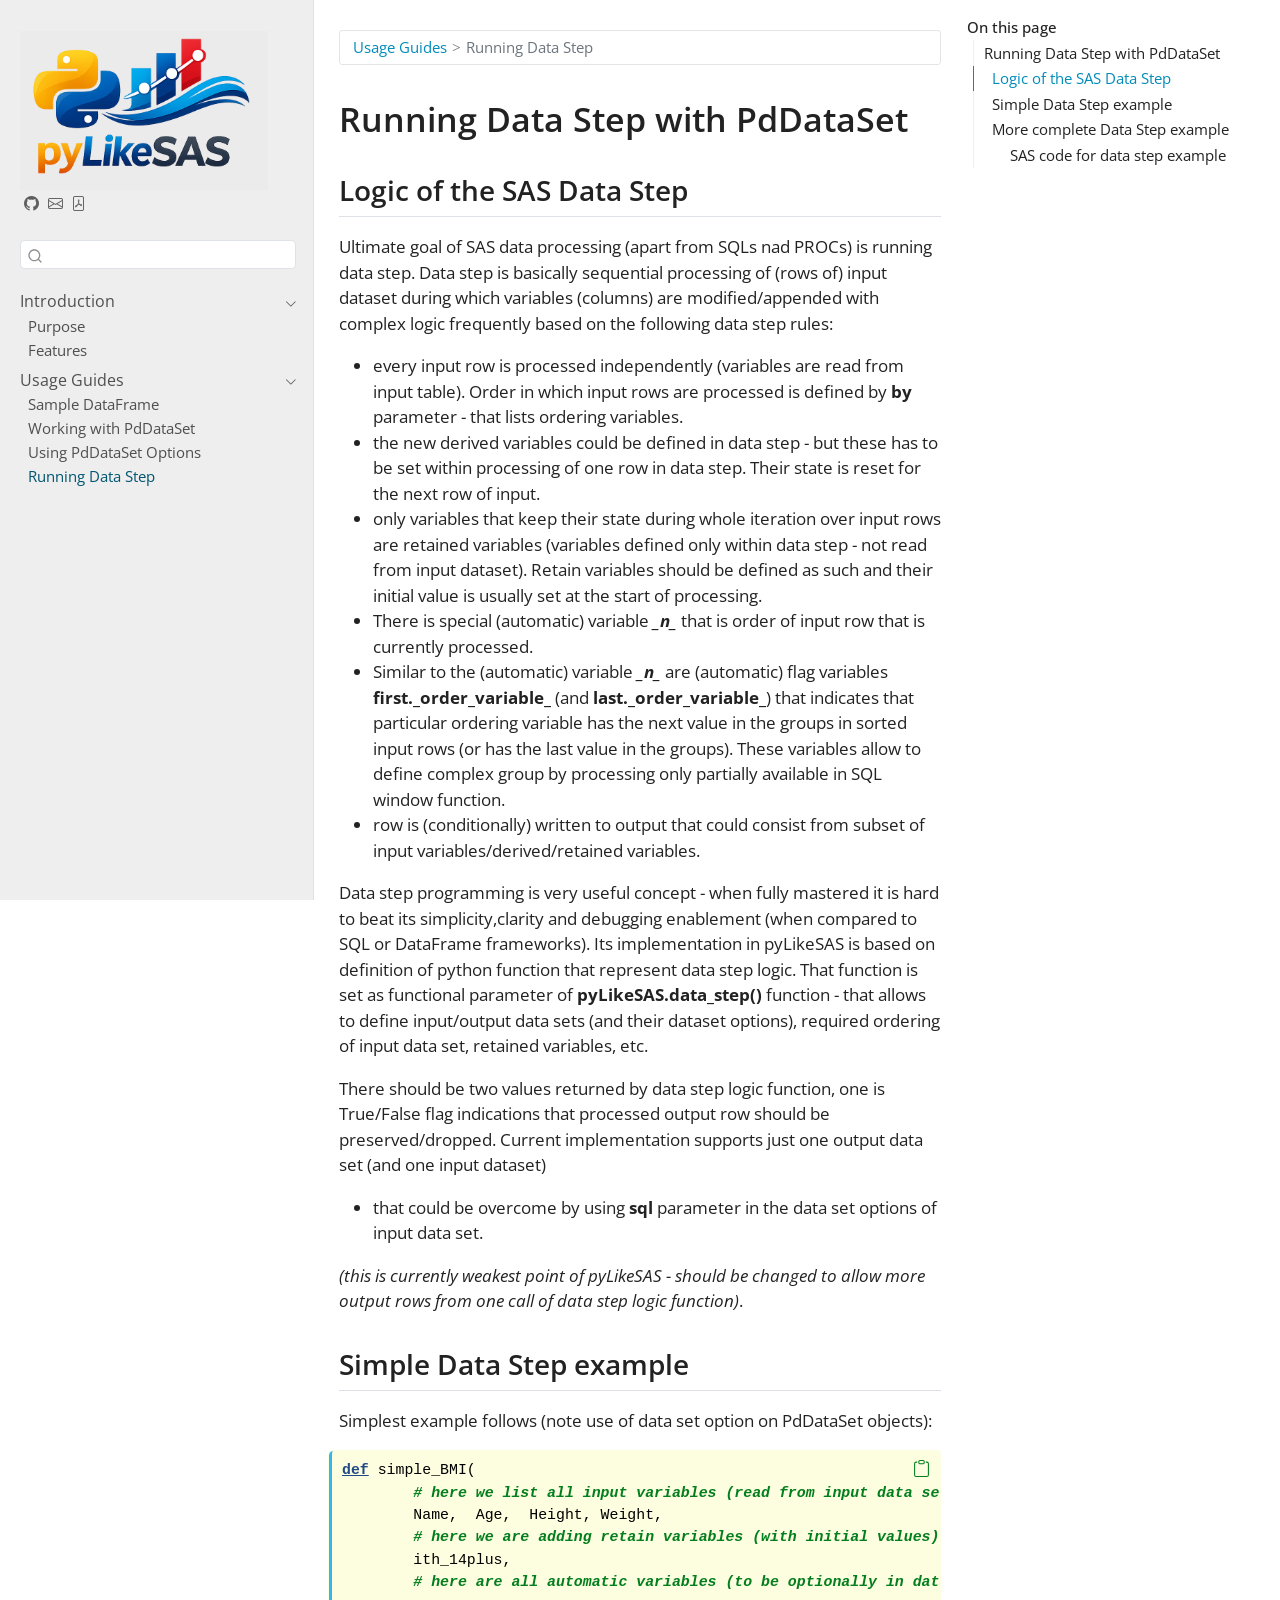
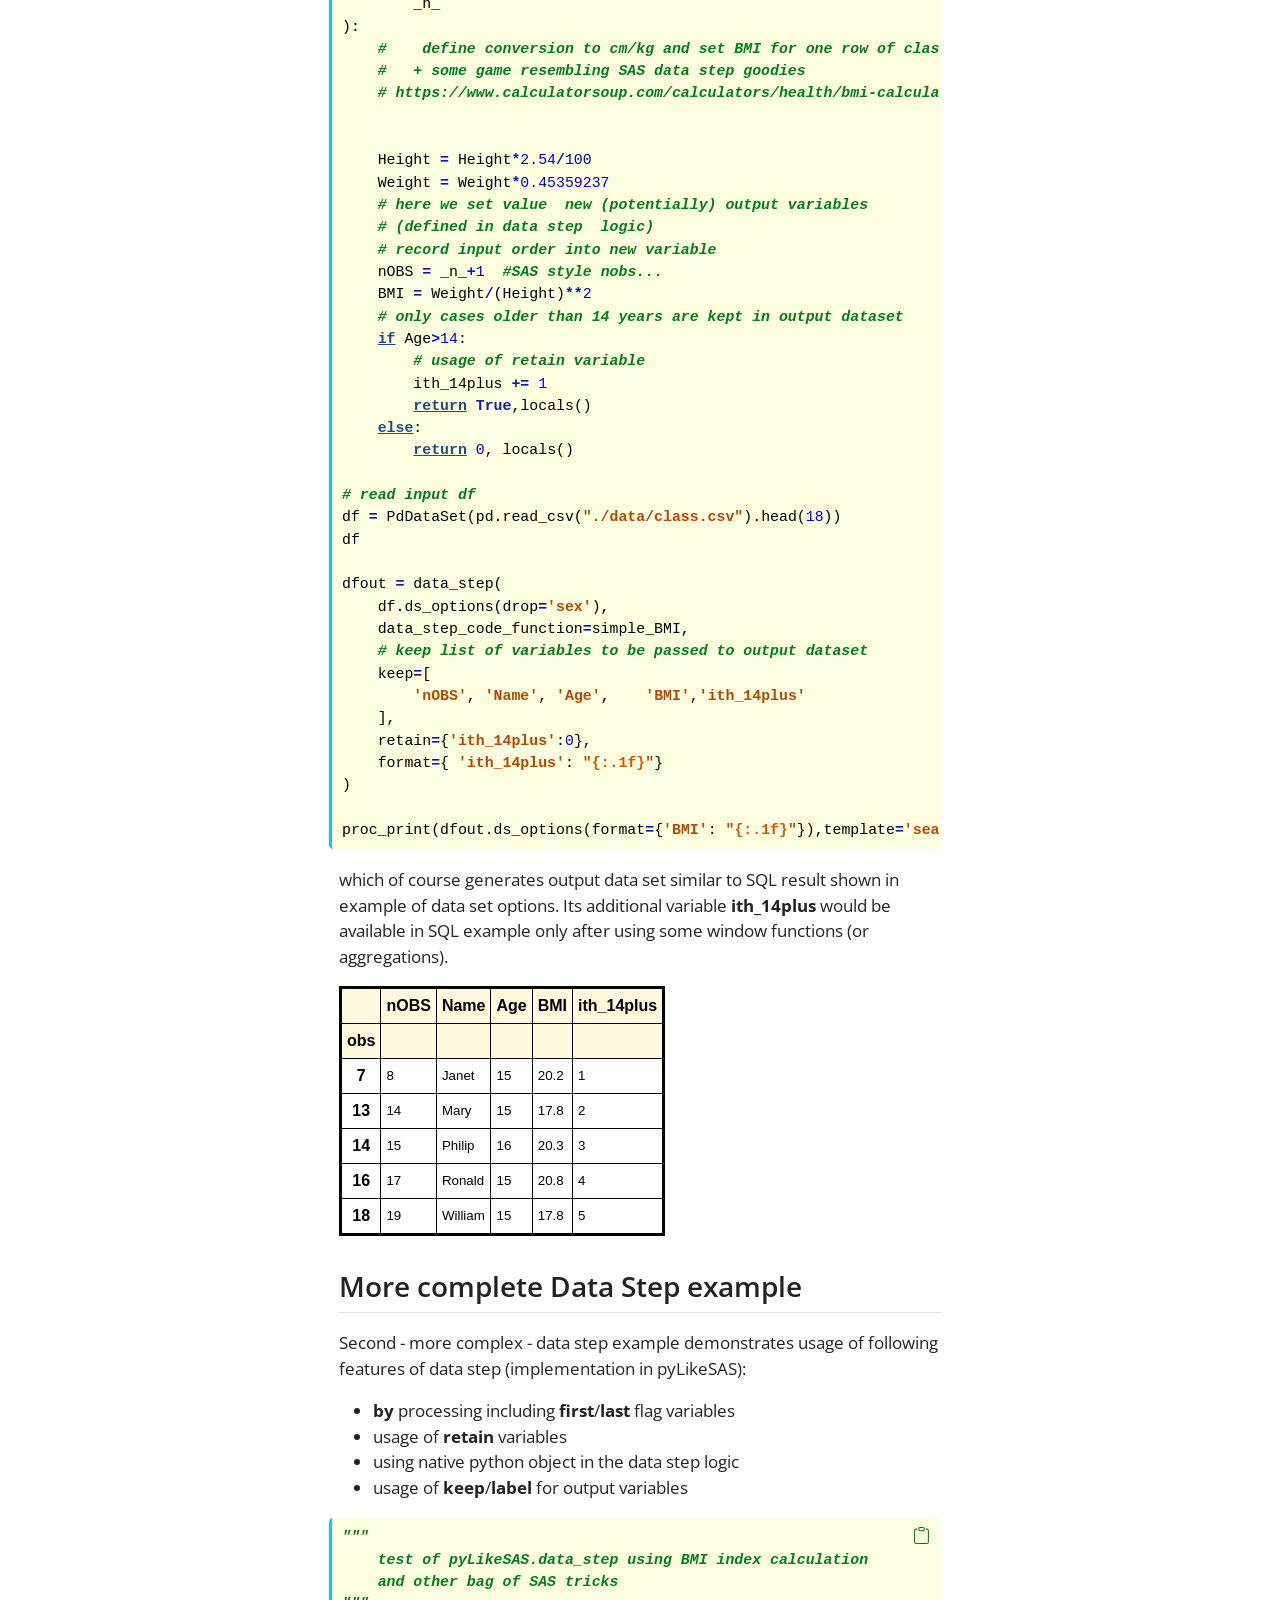
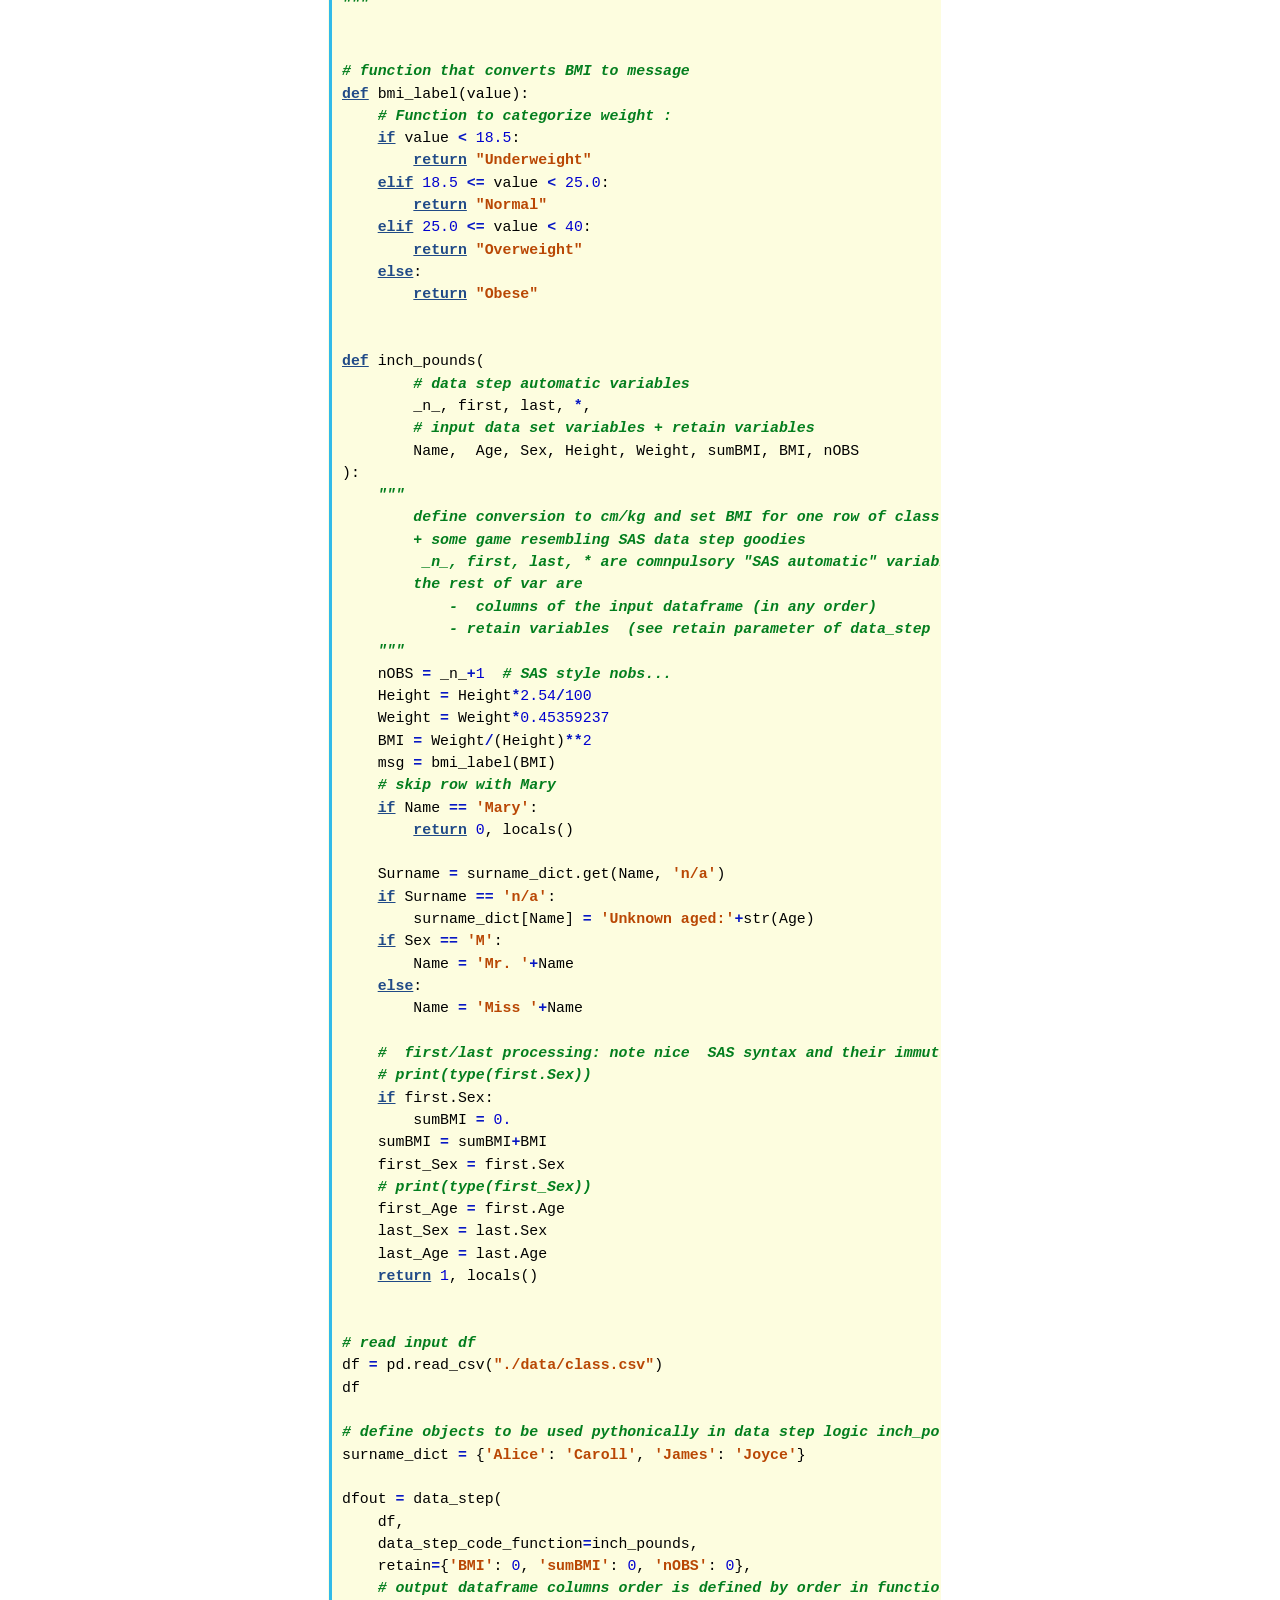
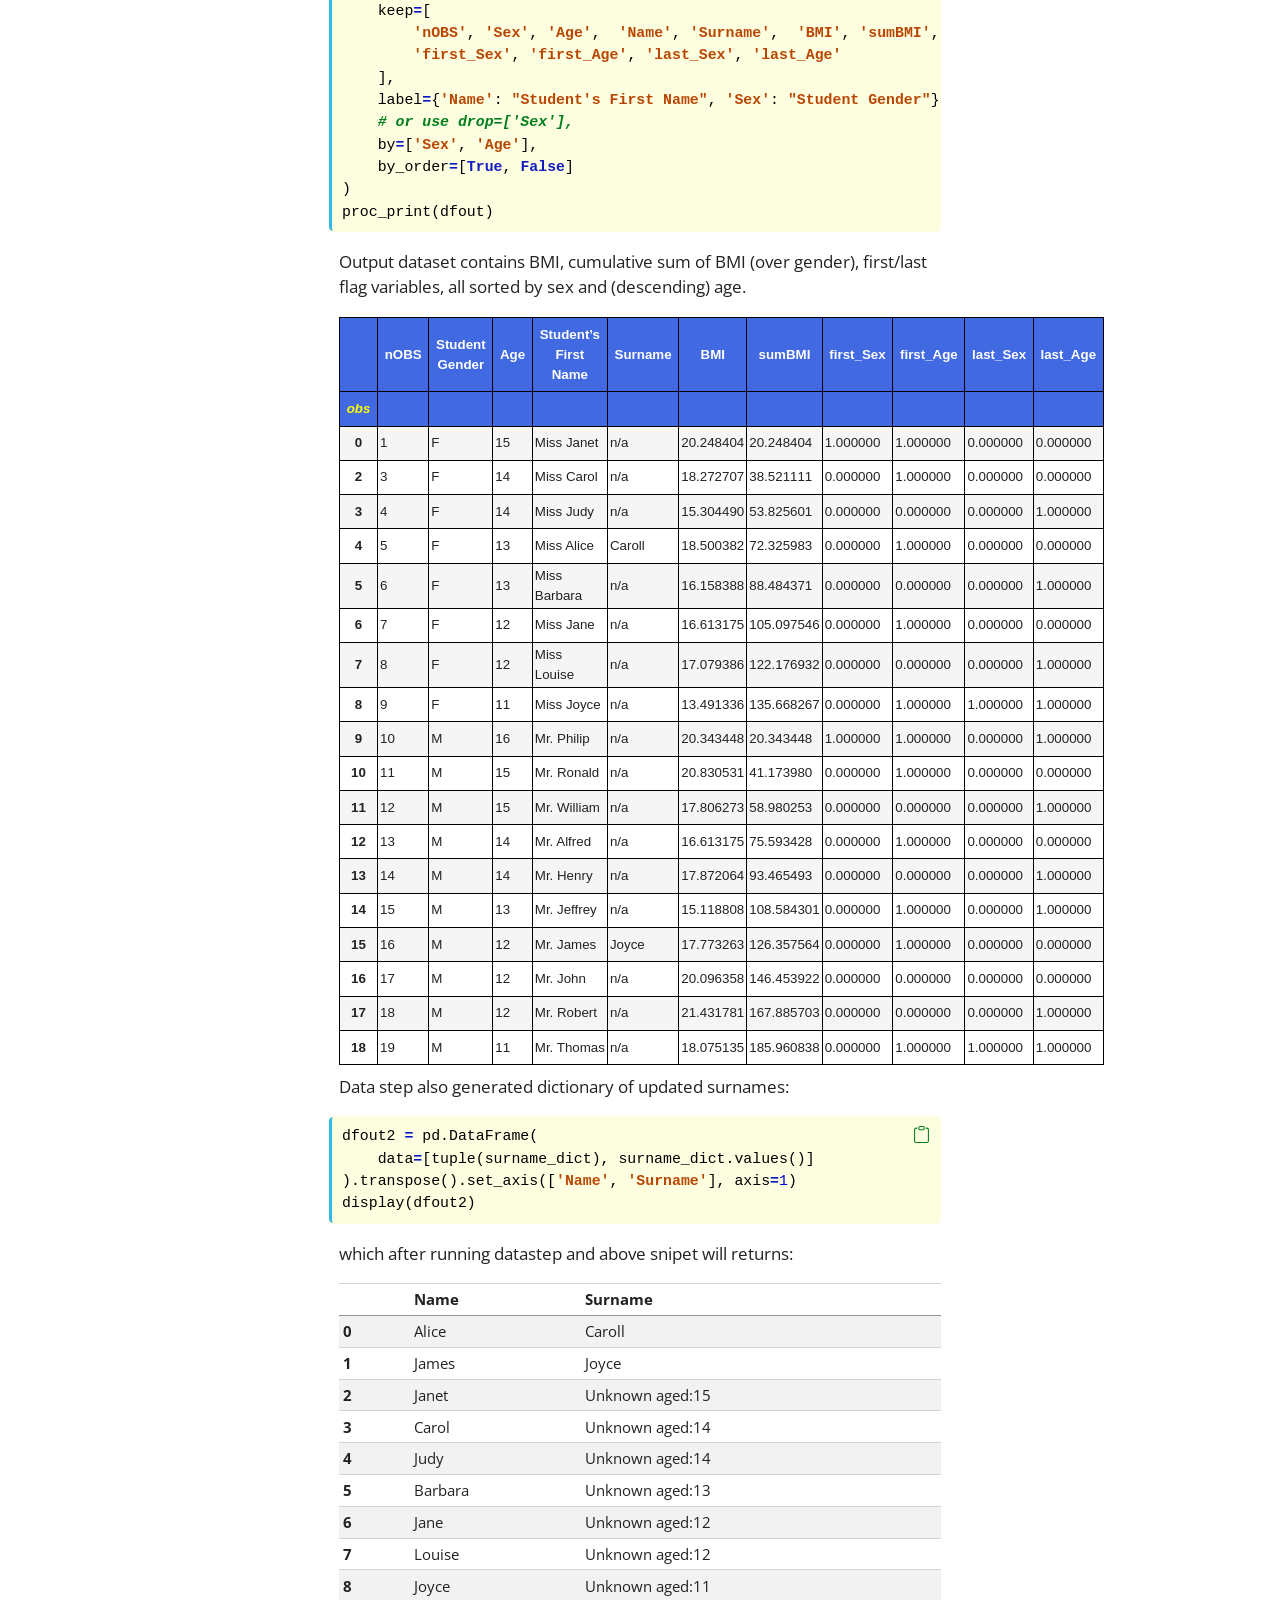
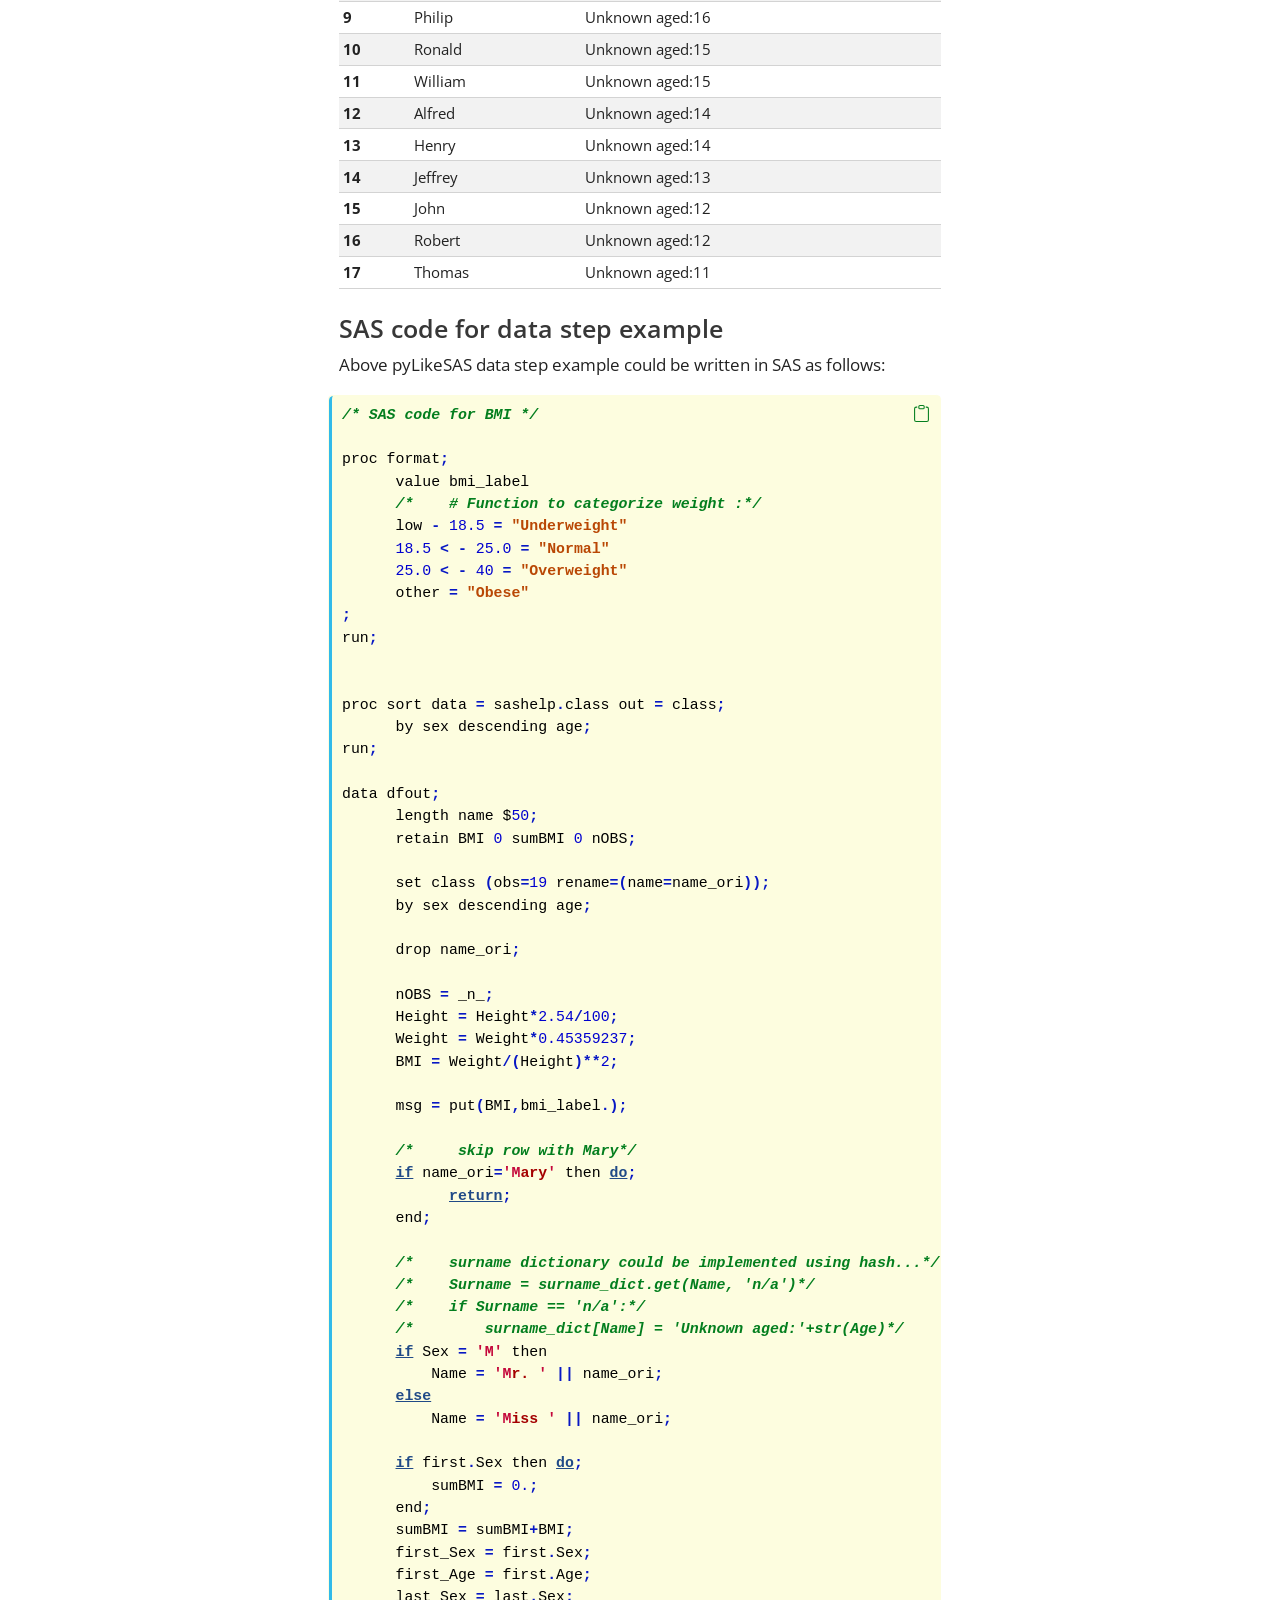
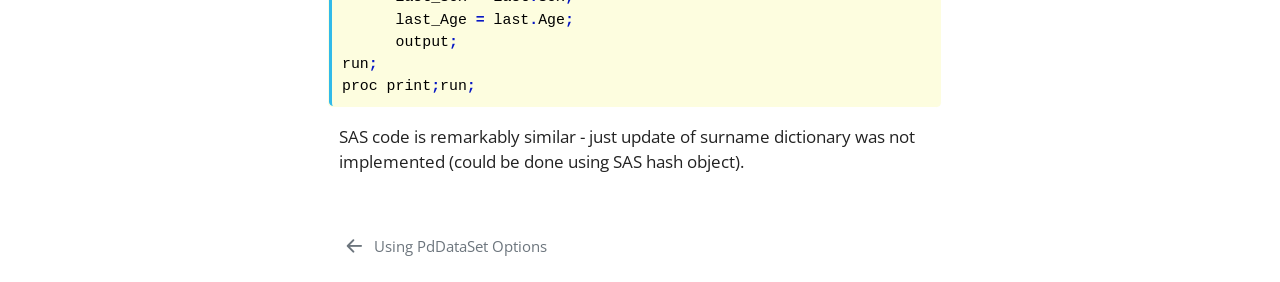
<file: docs/ImplementationofDataStep.html>
<!DOCTYPE html>
<html xmlns="http://www.w3.org/1999/xhtml" lang="en" xml:lang="en"><head>

<meta charset="utf-8">
<meta name="generator" content="quarto-1.9.36">

<meta name="viewport" content="width=device-width, initial-scale=1.0, user-scalable=yes">


<title>implementationofdatastep</title>
<style>
/* Default styles provided by pandoc.
** See https://pandoc.org/MANUAL.html#variables-for-html for config info.
*/
code{white-space: pre-wrap;}
span.smallcaps{font-variant: small-caps;}
div.columns{display: flex; gap: min(4vw, 1.5em);}
div.column{flex: auto; overflow-x: auto;}
div.hanging-indent{margin-left: 1.5em; text-indent: -1.5em;}
ul.task-list{list-style: none;}
ul.task-list li input[type="checkbox"] {
  width: 0.8em;
  margin: 0 0.8em 0.2em -1em; /* quarto-specific, see https://github.com/quarto-dev/quarto-cli/issues/4556 */ 
  vertical-align: middle;
}
/* CSS for syntax highlighting */
html { -webkit-text-size-adjust: 100%; }
pre > code.sourceCode { white-space: pre; position: relative; }
pre > code.sourceCode > span { display: inline-block; line-height: 1.25; }
pre > code.sourceCode > span:empty { height: 1.2em; }
.sourceCode { overflow: visible; }
code.sourceCode > span { color: inherit; text-decoration: inherit; }
div.sourceCode { margin: 1em 0; }
pre.sourceCode { margin: 0; }
@media screen {
div.sourceCode { overflow: auto; }
}
@media print {
pre > code.sourceCode { white-space: pre-wrap; }
pre > code.sourceCode > span { text-indent: -5em; padding-left: 5em; }
}
pre.numberSource code
  { counter-reset: source-line 0; }
pre.numberSource code > span
  { position: relative; left: -4em; counter-increment: source-line; }
pre.numberSource code > span > a:first-child::before
  { content: counter(source-line);
    position: relative; left: -1em; text-align: right; vertical-align: baseline;
    border: none; display: inline-block;
    -webkit-touch-callout: none; -webkit-user-select: none;
    -khtml-user-select: none; -moz-user-select: none;
    -ms-user-select: none; user-select: none;
    padding: 0 4px; width: 4em;
  }
pre.numberSource { margin-left: 3em;  padding-left: 4px; }
div.sourceCode
  {   }
@media screen {
pre > code.sourceCode > span > a:first-child::before { text-decoration: underline; }
}
</style>


<script src="site_libs/quarto-nav/quarto-nav.js"></script>
<script src="site_libs/quarto-nav/headroom.min.js"></script>
<script src="site_libs/clipboard/clipboard.min.js"></script>
<script src="site_libs/quarto-search/autocomplete.umd.js"></script>
<script src="site_libs/quarto-search/fuse.min.js"></script>
<script src="site_libs/quarto-search/quarto-search.js"></script>
<meta name="quarto:offset" content="./">
<link href="./UsageofPdDataSetoptions.html" rel="prev">
<script src="site_libs/quarto-html/quarto.js" type="module"></script>
<script src="site_libs/quarto-html/tabsets/tabsets.js" type="module"></script>
<script src="site_libs/quarto-html/popper.min.js"></script>
<script src="site_libs/quarto-html/tippy.umd.min.js"></script>
<script src="site_libs/quarto-html/anchor.min.js"></script>
<link href="site_libs/quarto-html/tippy.css" rel="stylesheet">
<link href="site_libs/quarto-html/quarto-syntax-highlighting-6b946396810233e5ce30c40e93c9c235.css" rel="stylesheet" id="quarto-text-highlighting-styles">
<script src="site_libs/bootstrap/bootstrap.min.js"></script>
<link href="site_libs/bootstrap/bootstrap-icons.css" rel="stylesheet">
<link href="site_libs/bootstrap/bootstrap-2acffc712711a44db399ac0c8c49660f.min.css" rel="stylesheet" append-hash="true" id="quarto-bootstrap" data-mode="light">
<script id="quarto-search-options" type="application/json">{
  "location": "sidebar",
  "copy-button": false,
  "collapse-after": 3,
  "panel-placement": "start",
  "type": "textbox",
  "limit": 50,
  "keyboard-shortcut": [
    "f",
    "/",
    "s"
  ],
  "show-item-context": false,
  "language": {
    "search-no-results-text": "No results",
    "search-matching-documents-text": "matching documents",
    "search-copy-link-title": "Copy link to search",
    "search-hide-matches-text": "Hide additional matches",
    "search-more-match-text": "more match in this document",
    "search-more-matches-text": "more matches in this document",
    "search-clear-button-title": "Clear",
    "search-text-placeholder": "",
    "search-detached-cancel-button-title": "Cancel",
    "search-submit-button-title": "Submit",
    "search-label": "Search"
  }
}</script>


<link rel="stylesheet" href="styles.css">
</head>

<body class="nav-sidebar docked quarto-light">

<div id="quarto-search-results"></div>
  <header id="quarto-header" class="headroom fixed-top">
  <nav class="quarto-secondary-nav">
    <div class="container-fluid d-flex">
      <button type="button" class="quarto-btn-toggle btn" data-bs-toggle="collapse" role="button" data-bs-target=".quarto-sidebar-collapse-item" aria-controls="quarto-sidebar" aria-expanded="false" aria-label="Toggle sidebar navigation" onclick="if (window.quartoToggleHeadroom) { window.quartoToggleHeadroom(); }">
        <i class="bi bi-layout-text-sidebar-reverse"></i>
      </button>
        <nav class="quarto-page-breadcrumbs" aria-label="breadcrumb"><ol class="breadcrumb"><li class="breadcrumb-item"><a href="./SampleDataFrame.html">Usage Guides</a></li><li class="breadcrumb-item"><a href="./ImplementationofDataStep.html">Running Data Step</a></li></ol></nav>
        <a class="flex-grow-1" role="navigation" data-bs-toggle="collapse" data-bs-target=".quarto-sidebar-collapse-item" aria-controls="quarto-sidebar" aria-expanded="false" aria-label="Toggle sidebar navigation" onclick="if (window.quartoToggleHeadroom) { window.quartoToggleHeadroom(); }">      
        </a>
      <button type="button" class="btn quarto-search-button" aria-label="Search" onclick="window.quartoOpenSearch();">
        <i class="bi bi-search"></i>
      </button>
    </div>
  </nav>
</header>
<!-- content -->
<div id="quarto-content" class="quarto-container page-columns page-rows-contents page-layout-full">
<!-- sidebar -->
  <nav id="quarto-sidebar" class="sidebar collapse collapse-horizontal quarto-sidebar-collapse-item sidebar-navigation docked overflow-auto">
    <div class="pt-lg-2 mt-2 text-left sidebar-header">
      <a href="./index.html" class="sidebar-logo-link">
      <img src="./images/pyLikeSAS_logo.png" alt="pyLikeSAS Documentation" class="sidebar-logo light-content py-0 d-lg-inline d-none">
      <img src="./images/pyLikeSAS_logo.png" alt="pyLikeSAS Documentation" class="sidebar-logo dark-content py-0 d-lg-inline d-none">
      </a>
      <div class="sidebar-tools-main tools-wide">
    <a href="https://github.com/PulpanJ/pyLikeSAS" title="" class="quarto-navigation-tool px-1" aria-label=""><i class="bi bi-github"></i></a>
    <a href="mailto:pulpanj@volny.cz" title="" class="quarto-navigation-tool px-1" aria-label=""><i class="bi bi-envelope"></i></a>
    <a href="./mybook.pdf" title="" class="quarto-navigation-tool px-1" aria-label=""><i class="bi bi-file-pdf"></i></a>
</div>
      </div>
        <div class="mt-2 flex-shrink-0 align-items-center">
        <div class="sidebar-search">
        <div id="quarto-search" class="" title="Search"></div>
        </div>
        </div>
    <div class="sidebar-menu-container"> 
    <ul class="list-unstyled mt-1">
        <li class="sidebar-item sidebar-item-section">
      <div class="sidebar-item-container"> 
            <a href="./index.html" class="sidebar-item-text sidebar-link">
 <span class="menu-text">Introduction</span></a>
          <a class="sidebar-item-toggle text-start" data-bs-toggle="collapse" data-bs-target="#" role="navigation" aria-expanded="true" aria-label="Toggle section">
            <i class="bi bi-chevron-right ms-2"></i>
          </a> 
      </div>
      <ul id="" class="collapse list-unstyled sidebar-section depth1 show">  
          <li class="sidebar-item">
  <div class="sidebar-item-container"> 
  <a href="./Purpose.html" class="sidebar-item-text sidebar-link">
 <span class="menu-text">Purpose</span></a>
  </div>
</li>
          <li class="sidebar-item">
  <div class="sidebar-item-container"> 
  <a href="./pyLikeSAS.html" class="sidebar-item-text sidebar-link">
 <span class="menu-text">Features</span></a>
  </div>
</li>
      </ul>
  </li>
        <li class="sidebar-item sidebar-item-section">
      <div class="sidebar-item-container"> 
            <a class="sidebar-item-text sidebar-link text-start" data-bs-toggle="collapse" data-bs-target="#quarto-sidebar-section-1" role="navigation" aria-expanded="true">
 <span class="menu-text">Usage Guides</span></a>
          <a class="sidebar-item-toggle text-start" data-bs-toggle="collapse" data-bs-target="#quarto-sidebar-section-1" role="navigation" aria-expanded="true" aria-label="Toggle section">
            <i class="bi bi-chevron-right ms-2"></i>
          </a> 
      </div>
      <ul id="quarto-sidebar-section-1" class="collapse list-unstyled sidebar-section depth1 show">  
          <li class="sidebar-item">
  <div class="sidebar-item-container"> 
  <a href="./SampleDataFrame.html" class="sidebar-item-text sidebar-link">
 <span class="menu-text">Sample DataFrame</span></a>
  </div>
</li>
          <li class="sidebar-item">
  <div class="sidebar-item-container"> 
  <a href="./WorkingwithPdDataSet.html" class="sidebar-item-text sidebar-link">
 <span class="menu-text">Working with PdDataSet</span></a>
  </div>
</li>
          <li class="sidebar-item">
  <div class="sidebar-item-container"> 
  <a href="./UsageofPdDataSetoptions.html" class="sidebar-item-text sidebar-link">
 <span class="menu-text">Using PdDataSet Options</span></a>
  </div>
</li>
          <li class="sidebar-item">
  <div class="sidebar-item-container"> 
  <a href="./ImplementationofDataStep.html" class="sidebar-item-text sidebar-link active">
 <span class="menu-text">Running Data Step</span></a>
  </div>
</li>
      </ul>
  </li>
    </ul>
    </div>
</nav>
<div id="quarto-sidebar-glass" class="quarto-sidebar-collapse-item" data-bs-toggle="collapse" data-bs-target=".quarto-sidebar-collapse-item"></div>
<!-- margin-sidebar -->
    <div id="quarto-margin-sidebar" class="sidebar margin-sidebar">
        <nav id="TOC" role="doc-toc" class="toc-active" data-toc-expanded="-1">
    <h2 id="toc-title">On this page</h2>
   
  <ul>
  <li><a href="#running-data-step-with-pddataset" id="toc-running-data-step-with-pddataset" class="nav-link active" data-scroll-target="#running-data-step-with-pddataset">Running Data Step with PdDataSet</a>
  <ul>
  <li><a href="#logic-of-the-sas-data-step" id="toc-logic-of-the-sas-data-step" class="nav-link" data-scroll-target="#logic-of-the-sas-data-step">Logic of the SAS Data Step</a></li>
  <li><a href="#simple-data-step-example" id="toc-simple-data-step-example" class="nav-link" data-scroll-target="#simple-data-step-example">Simple Data Step example</a></li>
  <li><a href="#more-complete-data-step-example" id="toc-more-complete-data-step-example" class="nav-link" data-scroll-target="#more-complete-data-step-example">More complete Data Step example</a>
  <ul>
  <li><a href="#sas-code-for-data-step-example" id="toc-sas-code-for-data-step-example" class="nav-link" data-scroll-target="#sas-code-for-data-step-example">SAS code for data step example</a></li>
  </ul></li>
  </ul></li>
  </ul>
</nav>
    </div>
<!-- main -->
<main class="content column-body" id="quarto-document-content"><header id="title-block-header" class="quarto-title-block"><nav class="quarto-page-breadcrumbs quarto-title-breadcrumbs d-none d-lg-block" aria-label="breadcrumb"><ol class="breadcrumb"><li class="breadcrumb-item"><a href="./SampleDataFrame.html">Usage Guides</a></li><li class="breadcrumb-item"><a href="./ImplementationofDataStep.html">Running Data Step</a></li></ol></nav></header>




<section id="running-data-step-with-pddataset" class="level1">
<h1>Running Data Step with PdDataSet</h1>
<section id="logic-of-the-sas-data-step" class="level2">
<h2 class="anchored" data-anchor-id="logic-of-the-sas-data-step">Logic of the SAS Data Step</h2>
<p>Ultimate goal of SAS data processing (apart from SQLs nad PROCs) is running data step. Data step is basically sequential processing of (rows of) input dataset during which variables (columns) are modified/appended with complex logic frequently based on the following data step rules:</p>
<ul>
<li>every input row is processed independently (variables are read from input table). Order in which input rows are processed is defined by <strong>by</strong> parameter - that lists ordering variables.</li>
<li>the new derived variables could be defined in data step - but these has to be set within processing of one row in data step. Their state is reset for the next row of input.</li>
<li>only variables that keep their state during whole iteration over input rows are retained variables (variables defined only within data step - not read from input dataset). Retain variables should be defined as such and their initial value is usually set at the start of processing.</li>
<li>There is special (automatic) variable <strong><em>_n_</em></strong> that is order of input row that is currently processed.</li>
<li>Similar to the (automatic) variable <strong><em>_n_</em></strong> are (automatic) flag variables <strong>first._order_variable_</strong> (and <strong>last._order_variable_</strong>) that indicates that particular ordering variable has the next value in the groups in sorted input rows (or has the last value in the groups). These variables allow to define complex group by processing only partially available in SQL window function.</li>
<li>row is (conditionally) written to output that could consist from subset of input variables/derived/retained variables.</li>
</ul>
<p>Data step programming is very useful concept - when fully mastered it is hard to beat its simplicity,clarity and debugging enablement (when compared to SQL or DataFrame frameworks). Its implementation in pyLikeSAS is based on definition of python function that represent data step logic. That function is set as functional parameter of <strong>pyLikeSAS.data_step()</strong> function - that allows to define input/output data sets (and their dataset options), required ordering of input data set, retained variables, etc.</p>
<p>There should be two values returned by data step logic function, one is True/False flag indications that processed output row should be preserved/dropped. Current implementation supports just one output data set (and one input dataset)</p>
<ul>
<li>that could be overcome by using <strong>sql</strong> parameter in the data set options of input data set.</li>
</ul>
<p><em>(this is currently weakest point of pyLikeSAS - should be changed to allow more output rows from one call of data step logic function)</em>.</p>
</section>
<section id="simple-data-step-example" class="level2">
<h2 class="anchored" data-anchor-id="simple-data-step-example">Simple Data Step example</h2>
<p>Simplest example follows (note use of data set option on PdDataSet objects):</p>
<div class="code-copy-outer-scaffold"><div class="sourceCode" id="cb1"><pre class="sourceCode python code-with-copy"><code class="sourceCode python"><span id="cb1-1"><a href="#cb1-1" aria-hidden="true" tabindex="-1"></a><span class="kw">def</span> simple_BMI(</span>
<span id="cb1-2"><a href="#cb1-2" aria-hidden="true" tabindex="-1"></a>        <span class="co"># here we list all input variables (read from input data set) </span></span>
<span id="cb1-3"><a href="#cb1-3" aria-hidden="true" tabindex="-1"></a>        Name,  Age,  Height, Weight,</span>
<span id="cb1-4"><a href="#cb1-4" aria-hidden="true" tabindex="-1"></a>        <span class="co"># here we are adding retain variables (with initial values)</span></span>
<span id="cb1-5"><a href="#cb1-5" aria-hidden="true" tabindex="-1"></a>        ith_14plus,</span>
<span id="cb1-6"><a href="#cb1-6" aria-hidden="true" tabindex="-1"></a>        <span class="co"># here are all automatic variables (to be optionally in data step logic)</span></span>
<span id="cb1-7"><a href="#cb1-7" aria-hidden="true" tabindex="-1"></a>        _n_</span>
<span id="cb1-8"><a href="#cb1-8" aria-hidden="true" tabindex="-1"></a>):</span>
<span id="cb1-9"><a href="#cb1-9" aria-hidden="true" tabindex="-1"></a>    <span class="co">#    define conversion to cm/kg and set BMI for one row of class dataframe </span></span>
<span id="cb1-10"><a href="#cb1-10" aria-hidden="true" tabindex="-1"></a>    <span class="co">#   + some game resembling SAS data step goodies</span></span>
<span id="cb1-11"><a href="#cb1-11" aria-hidden="true" tabindex="-1"></a>    <span class="co"># https://www.calculatorsoup.com/calculators/health/bmi-calculator.php</span></span>
<span id="cb1-12"><a href="#cb1-12" aria-hidden="true" tabindex="-1"></a></span>
<span id="cb1-13"><a href="#cb1-13" aria-hidden="true" tabindex="-1"></a></span>
<span id="cb1-14"><a href="#cb1-14" aria-hidden="true" tabindex="-1"></a>    Height <span class="op">=</span> Height<span class="op">*</span><span class="fl">2.54</span><span class="op">/</span><span class="dv">100</span></span>
<span id="cb1-15"><a href="#cb1-15" aria-hidden="true" tabindex="-1"></a>    Weight <span class="op">=</span> Weight<span class="op">*</span><span class="fl">0.45359237</span></span>
<span id="cb1-16"><a href="#cb1-16" aria-hidden="true" tabindex="-1"></a>    <span class="co"># here we set value  new (potentially) output variables </span></span>
<span id="cb1-17"><a href="#cb1-17" aria-hidden="true" tabindex="-1"></a>    <span class="co"># (defined in data step  logic)    </span></span>
<span id="cb1-18"><a href="#cb1-18" aria-hidden="true" tabindex="-1"></a>    <span class="co"># record input order into new variable</span></span>
<span id="cb1-19"><a href="#cb1-19" aria-hidden="true" tabindex="-1"></a>    nOBS <span class="op">=</span> _n_<span class="op">+</span><span class="dv">1</span>  <span class="co">#SAS style nobs...</span></span>
<span id="cb1-20"><a href="#cb1-20" aria-hidden="true" tabindex="-1"></a>    BMI <span class="op">=</span> Weight<span class="op">/</span>(Height)<span class="op">**</span><span class="dv">2</span></span>
<span id="cb1-21"><a href="#cb1-21" aria-hidden="true" tabindex="-1"></a>    <span class="co"># only cases older than 14 years are kept in output dataset</span></span>
<span id="cb1-22"><a href="#cb1-22" aria-hidden="true" tabindex="-1"></a>    <span class="cf">if</span> Age<span class="op">&gt;</span><span class="dv">14</span>:</span>
<span id="cb1-23"><a href="#cb1-23" aria-hidden="true" tabindex="-1"></a>        <span class="co"># usage of retain variable</span></span>
<span id="cb1-24"><a href="#cb1-24" aria-hidden="true" tabindex="-1"></a>        ith_14plus <span class="op">+=</span> <span class="dv">1</span></span>
<span id="cb1-25"><a href="#cb1-25" aria-hidden="true" tabindex="-1"></a>        <span class="cf">return</span> <span class="va">True</span>,<span class="bu">locals</span>()</span>
<span id="cb1-26"><a href="#cb1-26" aria-hidden="true" tabindex="-1"></a>    <span class="cf">else</span>:</span>
<span id="cb1-27"><a href="#cb1-27" aria-hidden="true" tabindex="-1"></a>        <span class="cf">return</span> <span class="dv">0</span>, <span class="bu">locals</span>()</span>
<span id="cb1-28"><a href="#cb1-28" aria-hidden="true" tabindex="-1"></a></span>
<span id="cb1-29"><a href="#cb1-29" aria-hidden="true" tabindex="-1"></a><span class="co"># read input df</span></span>
<span id="cb1-30"><a href="#cb1-30" aria-hidden="true" tabindex="-1"></a>df <span class="op">=</span> PdDataSet(pd.read_csv(<span class="st">"./data/class.csv"</span>).head(<span class="dv">18</span>))</span>
<span id="cb1-31"><a href="#cb1-31" aria-hidden="true" tabindex="-1"></a>df</span>
<span id="cb1-32"><a href="#cb1-32" aria-hidden="true" tabindex="-1"></a></span>
<span id="cb1-33"><a href="#cb1-33" aria-hidden="true" tabindex="-1"></a>dfout <span class="op">=</span> data_step(</span>
<span id="cb1-34"><a href="#cb1-34" aria-hidden="true" tabindex="-1"></a>    df.ds_options(drop<span class="op">=</span><span class="st">'sex'</span>),</span>
<span id="cb1-35"><a href="#cb1-35" aria-hidden="true" tabindex="-1"></a>    data_step_code_function<span class="op">=</span>simple_BMI,</span>
<span id="cb1-36"><a href="#cb1-36" aria-hidden="true" tabindex="-1"></a>    <span class="co"># keep list of variables to be passed to output dataset</span></span>
<span id="cb1-37"><a href="#cb1-37" aria-hidden="true" tabindex="-1"></a>    keep<span class="op">=</span>[</span>
<span id="cb1-38"><a href="#cb1-38" aria-hidden="true" tabindex="-1"></a>        <span class="st">'nOBS'</span>, <span class="st">'Name'</span>, <span class="st">'Age'</span>,    <span class="st">'BMI'</span>,<span class="st">'ith_14plus'</span></span>
<span id="cb1-39"><a href="#cb1-39" aria-hidden="true" tabindex="-1"></a>    ],</span>
<span id="cb1-40"><a href="#cb1-40" aria-hidden="true" tabindex="-1"></a>    retain<span class="op">=</span>{<span class="st">'ith_14plus'</span>:<span class="dv">0</span>},</span>
<span id="cb1-41"><a href="#cb1-41" aria-hidden="true" tabindex="-1"></a>    <span class="bu">format</span><span class="op">=</span>{ <span class="st">'ith_14plus'</span>: <span class="st">"</span><span class="sc">{:.1f}</span><span class="st">"</span>}</span>
<span id="cb1-42"><a href="#cb1-42" aria-hidden="true" tabindex="-1"></a>)</span>
<span id="cb1-43"><a href="#cb1-43" aria-hidden="true" tabindex="-1"></a></span>
<span id="cb1-44"><a href="#cb1-44" aria-hidden="true" tabindex="-1"></a>proc_print(dfout.ds_options(<span class="bu">format</span><span class="op">=</span>{<span class="st">'BMI'</span>: <span class="st">"</span><span class="sc">{:.1f}</span><span class="st">"</span>}),template<span class="op">=</span><span class="st">'seaside'</span>)</span></code></pre></div><button title="Copy to Clipboard" class="code-copy-button"><i class="bi"></i></button></div>
<p>which of course generates output data set similar to SQL result shown in example of data set options. Its additional variable <strong>ith_14plus</strong> would be available in SQL example only after using some window functions (or aggregations).</p>

<style type="text/css">
#T_66f3d   {
  background-color: white;
  border-collapse: collapse;
  border-color: black;
  border-style:  solid;
  border-spacing: 0;
  text-align: left;
  vertical-align: middle;
  color: black;
  font-family: Arial, 'Albany AMT', Helvetica, sans-serif;
  font-size: 10pt;
  font-style: normal;
  font-weight: normal;
  margin: 0;
  padding: 5px;
}
#T_66f3d thead {
  background-color: cornsilk;
  color: black;
}
#T_66f3d th {
  font-size: 120%;
  font-weight: bold;
  text-align: center;
  vertical-align: middle;
  padding: 5px;
  border: 1px solid black;
}
#T_66f3d td {
  border: 1px solid black;
  padding: 5px;
}
</style>
<table id="T_66f3d">
<thead>
<tr>
<th class="blank level0">
&nbsp;
</th>
<th id="T_66f3d_level0_col0" class="col_heading level0 col0">
nOBS
</th>
<th id="T_66f3d_level0_col1" class="col_heading level0 col1">
Name
</th>
<th id="T_66f3d_level0_col2" class="col_heading level0 col2">
Age
</th>
<th id="T_66f3d_level0_col3" class="col_heading level0 col3">
BMI
</th>
<th id="T_66f3d_level0_col4" class="col_heading level0 col4">
ith_14plus
</th>
</tr>
<tr>
<th class="index_name level0">
obs
</th>
<th class="blank col0">
&nbsp;
</th>
<th class="blank col1">
&nbsp;
</th>
<th class="blank col2">
&nbsp;
</th>
<th class="blank col3">
&nbsp;
</th>
<th class="blank col4">
&nbsp;
</th>
</tr>
</thead>
<tbody>
<tr>
<th id="T_66f3d_level0_row0" class="row_heading level0 row0">
7
</th>
<td id="T_66f3d_row0_col0" class="data row0 col0">
8
</td>
<td id="T_66f3d_row0_col1" class="data row0 col1">
Janet
</td>
<td id="T_66f3d_row0_col2" class="data row0 col2">
15
</td>
<td id="T_66f3d_row0_col3" class="data row0 col3">
20.2
</td>
<td id="T_66f3d_row0_col4" class="data row0 col4">
1
</td>
</tr>
<tr>
<th id="T_66f3d_level0_row1" class="row_heading level0 row1">
13
</th>
<td id="T_66f3d_row1_col0" class="data row1 col0">
14
</td>
<td id="T_66f3d_row1_col1" class="data row1 col1">
Mary
</td>
<td id="T_66f3d_row1_col2" class="data row1 col2">
15
</td>
<td id="T_66f3d_row1_col3" class="data row1 col3">
17.8
</td>
<td id="T_66f3d_row1_col4" class="data row1 col4">
2
</td>
</tr>
<tr>
<th id="T_66f3d_level0_row2" class="row_heading level0 row2">
14
</th>
<td id="T_66f3d_row2_col0" class="data row2 col0">
15
</td>
<td id="T_66f3d_row2_col1" class="data row2 col1">
Philip
</td>
<td id="T_66f3d_row2_col2" class="data row2 col2">
16
</td>
<td id="T_66f3d_row2_col3" class="data row2 col3">
20.3
</td>
<td id="T_66f3d_row2_col4" class="data row2 col4">
3
</td>
</tr>
<tr>
<th id="T_66f3d_level0_row3" class="row_heading level0 row3">
16
</th>
<td id="T_66f3d_row3_col0" class="data row3 col0">
17
</td>
<td id="T_66f3d_row3_col1" class="data row3 col1">
Ronald
</td>
<td id="T_66f3d_row3_col2" class="data row3 col2">
15
</td>
<td id="T_66f3d_row3_col3" class="data row3 col3">
20.8
</td>
<td id="T_66f3d_row3_col4" class="data row3 col4">
4
</td>
</tr>
<tr>
<th id="T_66f3d_level0_row4" class="row_heading level0 row4">
18
</th>
<td id="T_66f3d_row4_col0" class="data row4 col0">
19
</td>
<td id="T_66f3d_row4_col1" class="data row4 col1">
William
</td>
<td id="T_66f3d_row4_col2" class="data row4 col2">
15
</td>
<td id="T_66f3d_row4_col3" class="data row4 col3">
17.8
</td>
<td id="T_66f3d_row4_col4" class="data row4 col4">
5
</td>
</tr>
</tbody>
</table>

</section>
<section id="more-complete-data-step-example" class="level2">
<h2 class="anchored" data-anchor-id="more-complete-data-step-example">More complete Data Step example</h2>
<p>Second - more complex - data step example demonstrates usage of following features of data step (implementation in pyLikeSAS):</p>
<ul>
<li><strong>by</strong> processing including <strong>first</strong>/<strong>last</strong> flag variables</li>
<li>usage of <strong>retain</strong> variables</li>
<li>using native python object in the data step logic</li>
<li>usage of <strong>keep</strong>/<strong>label</strong> for output variables</li>
</ul>
<div class="code-copy-outer-scaffold"><div class="sourceCode" id="cb2"><pre class="sourceCode python code-with-copy"><code class="sourceCode python"><span id="cb2-1"><a href="#cb2-1" aria-hidden="true" tabindex="-1"></a><span class="co">"""</span></span>
<span id="cb2-2"><a href="#cb2-2" aria-hidden="true" tabindex="-1"></a><span class="co">    test of pyLikeSAS.data_step using BMI index calculation</span></span>
<span id="cb2-3"><a href="#cb2-3" aria-hidden="true" tabindex="-1"></a><span class="co">    and other bag of SAS tricks</span></span>
<span id="cb2-4"><a href="#cb2-4" aria-hidden="true" tabindex="-1"></a><span class="co">"""</span></span>
<span id="cb2-5"><a href="#cb2-5" aria-hidden="true" tabindex="-1"></a></span>
<span id="cb2-6"><a href="#cb2-6" aria-hidden="true" tabindex="-1"></a></span>
<span id="cb2-7"><a href="#cb2-7" aria-hidden="true" tabindex="-1"></a><span class="co"># function that converts BMI to message </span></span>
<span id="cb2-8"><a href="#cb2-8" aria-hidden="true" tabindex="-1"></a><span class="kw">def</span> bmi_label(value):</span>
<span id="cb2-9"><a href="#cb2-9" aria-hidden="true" tabindex="-1"></a>    <span class="co"># Function to categorize weight :</span></span>
<span id="cb2-10"><a href="#cb2-10" aria-hidden="true" tabindex="-1"></a>    <span class="cf">if</span> value <span class="op">&lt;</span> <span class="fl">18.5</span>:</span>
<span id="cb2-11"><a href="#cb2-11" aria-hidden="true" tabindex="-1"></a>        <span class="cf">return</span> <span class="st">"Underweight"</span></span>
<span id="cb2-12"><a href="#cb2-12" aria-hidden="true" tabindex="-1"></a>    <span class="cf">elif</span> <span class="fl">18.5</span> <span class="op">&lt;=</span> value <span class="op">&lt;</span> <span class="fl">25.0</span>:</span>
<span id="cb2-13"><a href="#cb2-13" aria-hidden="true" tabindex="-1"></a>        <span class="cf">return</span> <span class="st">"Normal"</span></span>
<span id="cb2-14"><a href="#cb2-14" aria-hidden="true" tabindex="-1"></a>    <span class="cf">elif</span> <span class="fl">25.0</span> <span class="op">&lt;=</span> value <span class="op">&lt;</span> <span class="dv">40</span>:</span>
<span id="cb2-15"><a href="#cb2-15" aria-hidden="true" tabindex="-1"></a>        <span class="cf">return</span> <span class="st">"Overweight"</span></span>
<span id="cb2-16"><a href="#cb2-16" aria-hidden="true" tabindex="-1"></a>    <span class="cf">else</span>:</span>
<span id="cb2-17"><a href="#cb2-17" aria-hidden="true" tabindex="-1"></a>        <span class="cf">return</span> <span class="st">"Obese"</span></span>
<span id="cb2-18"><a href="#cb2-18" aria-hidden="true" tabindex="-1"></a></span>
<span id="cb2-19"><a href="#cb2-19" aria-hidden="true" tabindex="-1"></a></span>
<span id="cb2-20"><a href="#cb2-20" aria-hidden="true" tabindex="-1"></a><span class="kw">def</span> inch_pounds(</span>
<span id="cb2-21"><a href="#cb2-21" aria-hidden="true" tabindex="-1"></a>        <span class="co"># data step automatic variables</span></span>
<span id="cb2-22"><a href="#cb2-22" aria-hidden="true" tabindex="-1"></a>        _n_, first, last, <span class="op">*</span>,</span>
<span id="cb2-23"><a href="#cb2-23" aria-hidden="true" tabindex="-1"></a>        <span class="co"># input data set variables + retain variables</span></span>
<span id="cb2-24"><a href="#cb2-24" aria-hidden="true" tabindex="-1"></a>        Name,  Age, Sex, Height, Weight, sumBMI, BMI, nOBS</span>
<span id="cb2-25"><a href="#cb2-25" aria-hidden="true" tabindex="-1"></a>):</span>
<span id="cb2-26"><a href="#cb2-26" aria-hidden="true" tabindex="-1"></a>    <span class="co">"""</span></span>
<span id="cb2-27"><a href="#cb2-27" aria-hidden="true" tabindex="-1"></a><span class="co">        define conversion to cm/kg and set BMI for one row of class dataframe </span></span>
<span id="cb2-28"><a href="#cb2-28" aria-hidden="true" tabindex="-1"></a><span class="co">        + some game resembling SAS data step goodies</span></span>
<span id="cb2-29"><a href="#cb2-29" aria-hidden="true" tabindex="-1"></a><span class="co">         _n_, first, last, * are comnpulsory "SAS automatic" variables</span></span>
<span id="cb2-30"><a href="#cb2-30" aria-hidden="true" tabindex="-1"></a><span class="co">        the rest of var are</span></span>
<span id="cb2-31"><a href="#cb2-31" aria-hidden="true" tabindex="-1"></a><span class="co">            -  columns of the input dataframe (in any order)</span></span>
<span id="cb2-32"><a href="#cb2-32" aria-hidden="true" tabindex="-1"></a><span class="co">            - retain variables  (see retain parameter of data_step function)</span></span>
<span id="cb2-33"><a href="#cb2-33" aria-hidden="true" tabindex="-1"></a><span class="co">    """</span></span>
<span id="cb2-34"><a href="#cb2-34" aria-hidden="true" tabindex="-1"></a>    nOBS <span class="op">=</span> _n_<span class="op">+</span><span class="dv">1</span>  <span class="co"># SAS style nobs...</span></span>
<span id="cb2-35"><a href="#cb2-35" aria-hidden="true" tabindex="-1"></a>    Height <span class="op">=</span> Height<span class="op">*</span><span class="fl">2.54</span><span class="op">/</span><span class="dv">100</span></span>
<span id="cb2-36"><a href="#cb2-36" aria-hidden="true" tabindex="-1"></a>    Weight <span class="op">=</span> Weight<span class="op">*</span><span class="fl">0.45359237</span></span>
<span id="cb2-37"><a href="#cb2-37" aria-hidden="true" tabindex="-1"></a>    BMI <span class="op">=</span> Weight<span class="op">/</span>(Height)<span class="op">**</span><span class="dv">2</span></span>
<span id="cb2-38"><a href="#cb2-38" aria-hidden="true" tabindex="-1"></a>    msg <span class="op">=</span> bmi_label(BMI)</span>
<span id="cb2-39"><a href="#cb2-39" aria-hidden="true" tabindex="-1"></a>    <span class="co"># skip row with Mary</span></span>
<span id="cb2-40"><a href="#cb2-40" aria-hidden="true" tabindex="-1"></a>    <span class="cf">if</span> Name <span class="op">==</span> <span class="st">'Mary'</span>:</span>
<span id="cb2-41"><a href="#cb2-41" aria-hidden="true" tabindex="-1"></a>        <span class="cf">return</span> <span class="dv">0</span>, <span class="bu">locals</span>()</span>
<span id="cb2-42"><a href="#cb2-42" aria-hidden="true" tabindex="-1"></a></span>
<span id="cb2-43"><a href="#cb2-43" aria-hidden="true" tabindex="-1"></a>    Surname <span class="op">=</span> surname_dict.get(Name, <span class="st">'n/a'</span>)</span>
<span id="cb2-44"><a href="#cb2-44" aria-hidden="true" tabindex="-1"></a>    <span class="cf">if</span> Surname <span class="op">==</span> <span class="st">'n/a'</span>:</span>
<span id="cb2-45"><a href="#cb2-45" aria-hidden="true" tabindex="-1"></a>        surname_dict[Name] <span class="op">=</span> <span class="st">'Unknown aged:'</span><span class="op">+</span><span class="bu">str</span>(Age)</span>
<span id="cb2-46"><a href="#cb2-46" aria-hidden="true" tabindex="-1"></a>    <span class="cf">if</span> Sex <span class="op">==</span> <span class="st">'M'</span>:</span>
<span id="cb2-47"><a href="#cb2-47" aria-hidden="true" tabindex="-1"></a>        Name <span class="op">=</span> <span class="st">'Mr. '</span><span class="op">+</span>Name</span>
<span id="cb2-48"><a href="#cb2-48" aria-hidden="true" tabindex="-1"></a>    <span class="cf">else</span>:</span>
<span id="cb2-49"><a href="#cb2-49" aria-hidden="true" tabindex="-1"></a>        Name <span class="op">=</span> <span class="st">'Miss '</span><span class="op">+</span>Name</span>
<span id="cb2-50"><a href="#cb2-50" aria-hidden="true" tabindex="-1"></a></span>
<span id="cb2-51"><a href="#cb2-51" aria-hidden="true" tabindex="-1"></a>    <span class="co">#  first/last processing: note nice  SAS syntax and their immutability</span></span>
<span id="cb2-52"><a href="#cb2-52" aria-hidden="true" tabindex="-1"></a>    <span class="co"># print(type(first.Sex))</span></span>
<span id="cb2-53"><a href="#cb2-53" aria-hidden="true" tabindex="-1"></a>    <span class="cf">if</span> first.Sex:</span>
<span id="cb2-54"><a href="#cb2-54" aria-hidden="true" tabindex="-1"></a>        sumBMI <span class="op">=</span> <span class="fl">0.</span></span>
<span id="cb2-55"><a href="#cb2-55" aria-hidden="true" tabindex="-1"></a>    sumBMI <span class="op">=</span> sumBMI<span class="op">+</span>BMI</span>
<span id="cb2-56"><a href="#cb2-56" aria-hidden="true" tabindex="-1"></a>    first_Sex <span class="op">=</span> first.Sex</span>
<span id="cb2-57"><a href="#cb2-57" aria-hidden="true" tabindex="-1"></a>    <span class="co"># print(type(first_Sex))</span></span>
<span id="cb2-58"><a href="#cb2-58" aria-hidden="true" tabindex="-1"></a>    first_Age <span class="op">=</span> first.Age</span>
<span id="cb2-59"><a href="#cb2-59" aria-hidden="true" tabindex="-1"></a>    last_Sex <span class="op">=</span> last.Sex</span>
<span id="cb2-60"><a href="#cb2-60" aria-hidden="true" tabindex="-1"></a>    last_Age <span class="op">=</span> last.Age</span>
<span id="cb2-61"><a href="#cb2-61" aria-hidden="true" tabindex="-1"></a>    <span class="cf">return</span> <span class="dv">1</span>, <span class="bu">locals</span>()</span>
<span id="cb2-62"><a href="#cb2-62" aria-hidden="true" tabindex="-1"></a></span>
<span id="cb2-63"><a href="#cb2-63" aria-hidden="true" tabindex="-1"></a></span>
<span id="cb2-64"><a href="#cb2-64" aria-hidden="true" tabindex="-1"></a><span class="co"># read input df</span></span>
<span id="cb2-65"><a href="#cb2-65" aria-hidden="true" tabindex="-1"></a>df <span class="op">=</span> pd.read_csv(<span class="st">"./data/class.csv"</span>)</span>
<span id="cb2-66"><a href="#cb2-66" aria-hidden="true" tabindex="-1"></a>df</span>
<span id="cb2-67"><a href="#cb2-67" aria-hidden="true" tabindex="-1"></a></span>
<span id="cb2-68"><a href="#cb2-68" aria-hidden="true" tabindex="-1"></a><span class="co"># define objects to be used pythonically in data step logic inch_pounds</span></span>
<span id="cb2-69"><a href="#cb2-69" aria-hidden="true" tabindex="-1"></a>surname_dict <span class="op">=</span> {<span class="st">'Alice'</span>: <span class="st">'Caroll'</span>, <span class="st">'James'</span>: <span class="st">'Joyce'</span>}</span>
<span id="cb2-70"><a href="#cb2-70" aria-hidden="true" tabindex="-1"></a></span>
<span id="cb2-71"><a href="#cb2-71" aria-hidden="true" tabindex="-1"></a>dfout <span class="op">=</span> data_step(</span>
<span id="cb2-72"><a href="#cb2-72" aria-hidden="true" tabindex="-1"></a>    df,</span>
<span id="cb2-73"><a href="#cb2-73" aria-hidden="true" tabindex="-1"></a>    data_step_code_function<span class="op">=</span>inch_pounds,</span>
<span id="cb2-74"><a href="#cb2-74" aria-hidden="true" tabindex="-1"></a>    retain<span class="op">=</span>{<span class="st">'BMI'</span>: <span class="dv">0</span>, <span class="st">'sumBMI'</span>: <span class="dv">0</span>, <span class="st">'nOBS'</span>: <span class="dv">0</span>},</span>
<span id="cb2-75"><a href="#cb2-75" aria-hidden="true" tabindex="-1"></a>    <span class="co"># output dataframe columns order is defined by order in function or by keep</span></span>
<span id="cb2-76"><a href="#cb2-76" aria-hidden="true" tabindex="-1"></a>    keep<span class="op">=</span>[</span>
<span id="cb2-77"><a href="#cb2-77" aria-hidden="true" tabindex="-1"></a>        <span class="st">'nOBS'</span>, <span class="st">'Sex'</span>, <span class="st">'Age'</span>,  <span class="st">'Name'</span>, <span class="st">'Surname'</span>,  <span class="st">'BMI'</span>, <span class="st">'sumBMI'</span>,</span>
<span id="cb2-78"><a href="#cb2-78" aria-hidden="true" tabindex="-1"></a>        <span class="st">'first_Sex'</span>, <span class="st">'first_Age'</span>, <span class="st">'last_Sex'</span>, <span class="st">'last_Age'</span></span>
<span id="cb2-79"><a href="#cb2-79" aria-hidden="true" tabindex="-1"></a>    ],</span>
<span id="cb2-80"><a href="#cb2-80" aria-hidden="true" tabindex="-1"></a>    label<span class="op">=</span>{<span class="st">'Name'</span>: <span class="st">"Student's First Name"</span>, <span class="st">'Sex'</span>: <span class="st">"Student Gender"</span>},</span>
<span id="cb2-81"><a href="#cb2-81" aria-hidden="true" tabindex="-1"></a>    <span class="co"># or use drop=['Sex'],</span></span>
<span id="cb2-82"><a href="#cb2-82" aria-hidden="true" tabindex="-1"></a>    by<span class="op">=</span>[<span class="st">'Sex'</span>, <span class="st">'Age'</span>],</span>
<span id="cb2-83"><a href="#cb2-83" aria-hidden="true" tabindex="-1"></a>    by_order<span class="op">=</span>[<span class="va">True</span>, <span class="va">False</span>]</span>
<span id="cb2-84"><a href="#cb2-84" aria-hidden="true" tabindex="-1"></a>)</span>
<span id="cb2-85"><a href="#cb2-85" aria-hidden="true" tabindex="-1"></a>proc_print(dfout)</span></code></pre></div><button title="Copy to Clipboard" class="code-copy-button"><i class="bi"></i></button></div>
<p>Output dataset contains BMI, cumulative sum of BMI (over gender), first/last flag variables, all sorted by sex and (descending) age.</p>

<style type="text/css">
#T_c8fbc   {
  background-color: white;
  border-collapse: collapse;
  border-color: black;
  border-style:  solid;
  border-spacing: 0;
  padding: 2px;
  text-align: left;
  vertical-align: middle;
  font-size: 10pt;
  font-family: Helvetica;
  border-collapse: collapse;
  border: none;
}
#T_c8fbc thead {
  background-color: royalblue;
  color: white;
}
#T_c8fbc tbody tr:nth-child(even) {
  background-color: white;
}
#T_c8fbc tbody tr:nth-child(odd) {
  background-color: whitesmoke;
}
#T_c8fbc td {
  border: 1px solid black;
  padding: 2px;
  text-align: left;
}
#T_c8fbc th {
  font-size: 100%;
  text-align: center;
  padding: 0.5em;
  border: 1px solid black;
}
#T_c8fbc tr:hover {
  background-color: midnightblue;
  color: yellow;
}
#T_c8fbc tbody tr:hover {
  background-color: lavender;
  color: black;
  mix-blend-mode: difference;
}
#T_c8fbc td:hover {
  border-style:  outset;
  background-color: lightgoldenrodyellow;
  mix-blend-mode: exclusion;
  border: 1px solid red;
}
#T_c8fbc .index {
  font-style: italic;
  color: gold;
  font-weight: normal;
}
#T_c8fbc .index_name {
  color: yellow;
  font-style: italic;
}
#T_c8fbc caption {
  font-size: 120%;
  font-style: bold;
  caption-side: top;
  text-align: left;
  margin: 10;
}
</style>
<table id="T_c8fbc">
<thead>
<tr>
<th class="blank level0">
&nbsp;
</th>
<th id="T_c8fbc_level0_col0" class="col_heading level0 col0">
nOBS
</th>
<th id="T_c8fbc_level0_col1" class="col_heading level0 col1">
Student Gender
</th>
<th id="T_c8fbc_level0_col2" class="col_heading level0 col2">
Age
</th>
<th id="T_c8fbc_level0_col3" class="col_heading level0 col3">
Student’s First Name
</th>
<th id="T_c8fbc_level0_col4" class="col_heading level0 col4">
Surname
</th>
<th id="T_c8fbc_level0_col5" class="col_heading level0 col5">
BMI
</th>
<th id="T_c8fbc_level0_col6" class="col_heading level0 col6">
sumBMI
</th>
<th id="T_c8fbc_level0_col7" class="col_heading level0 col7">
first_Sex
</th>
<th id="T_c8fbc_level0_col8" class="col_heading level0 col8">
first_Age
</th>
<th id="T_c8fbc_level0_col9" class="col_heading level0 col9">
last_Sex
</th>
<th id="T_c8fbc_level0_col10" class="col_heading level0 col10">
last_Age
</th>
</tr>
<tr>
<th class="index_name level0">
obs
</th>
<th class="blank col0">
&nbsp;
</th>
<th class="blank col1">
&nbsp;
</th>
<th class="blank col2">
&nbsp;
</th>
<th class="blank col3">
&nbsp;
</th>
<th class="blank col4">
&nbsp;
</th>
<th class="blank col5">
&nbsp;
</th>
<th class="blank col6">
&nbsp;
</th>
<th class="blank col7">
&nbsp;
</th>
<th class="blank col8">
&nbsp;
</th>
<th class="blank col9">
&nbsp;
</th>
<th class="blank col10">
&nbsp;
</th>
</tr>
</thead>
<tbody>
<tr>
<th id="T_c8fbc_level0_row0" class="row_heading level0 row0">
0
</th>
<td id="T_c8fbc_row0_col0" class="data row0 col0">
1
</td>
<td id="T_c8fbc_row0_col1" class="data row0 col1">
F
</td>
<td id="T_c8fbc_row0_col2" class="data row0 col2">
15
</td>
<td id="T_c8fbc_row0_col3" class="data row0 col3">
Miss Janet
</td>
<td id="T_c8fbc_row0_col4" class="data row0 col4">
n/a
</td>
<td id="T_c8fbc_row0_col5" class="data row0 col5">
20.248404
</td>
<td id="T_c8fbc_row0_col6" class="data row0 col6">
20.248404
</td>
<td id="T_c8fbc_row0_col7" class="data row0 col7">
1.000000
</td>
<td id="T_c8fbc_row0_col8" class="data row0 col8">
1.000000
</td>
<td id="T_c8fbc_row0_col9" class="data row0 col9">
0.000000
</td>
<td id="T_c8fbc_row0_col10" class="data row0 col10">
0.000000
</td>
</tr>
<tr>
<th id="T_c8fbc_level0_row1" class="row_heading level0 row1">
2
</th>
<td id="T_c8fbc_row1_col0" class="data row1 col0">
3
</td>
<td id="T_c8fbc_row1_col1" class="data row1 col1">
F
</td>
<td id="T_c8fbc_row1_col2" class="data row1 col2">
14
</td>
<td id="T_c8fbc_row1_col3" class="data row1 col3">
Miss Carol
</td>
<td id="T_c8fbc_row1_col4" class="data row1 col4">
n/a
</td>
<td id="T_c8fbc_row1_col5" class="data row1 col5">
18.272707
</td>
<td id="T_c8fbc_row1_col6" class="data row1 col6">
38.521111
</td>
<td id="T_c8fbc_row1_col7" class="data row1 col7">
0.000000
</td>
<td id="T_c8fbc_row1_col8" class="data row1 col8">
1.000000
</td>
<td id="T_c8fbc_row1_col9" class="data row1 col9">
0.000000
</td>
<td id="T_c8fbc_row1_col10" class="data row1 col10">
0.000000
</td>
</tr>
<tr>
<th id="T_c8fbc_level0_row2" class="row_heading level0 row2">
3
</th>
<td id="T_c8fbc_row2_col0" class="data row2 col0">
4
</td>
<td id="T_c8fbc_row2_col1" class="data row2 col1">
F
</td>
<td id="T_c8fbc_row2_col2" class="data row2 col2">
14
</td>
<td id="T_c8fbc_row2_col3" class="data row2 col3">
Miss Judy
</td>
<td id="T_c8fbc_row2_col4" class="data row2 col4">
n/a
</td>
<td id="T_c8fbc_row2_col5" class="data row2 col5">
15.304490
</td>
<td id="T_c8fbc_row2_col6" class="data row2 col6">
53.825601
</td>
<td id="T_c8fbc_row2_col7" class="data row2 col7">
0.000000
</td>
<td id="T_c8fbc_row2_col8" class="data row2 col8">
0.000000
</td>
<td id="T_c8fbc_row2_col9" class="data row2 col9">
0.000000
</td>
<td id="T_c8fbc_row2_col10" class="data row2 col10">
1.000000
</td>
</tr>
<tr>
<th id="T_c8fbc_level0_row3" class="row_heading level0 row3">
4
</th>
<td id="T_c8fbc_row3_col0" class="data row3 col0">
5
</td>
<td id="T_c8fbc_row3_col1" class="data row3 col1">
F
</td>
<td id="T_c8fbc_row3_col2" class="data row3 col2">
13
</td>
<td id="T_c8fbc_row3_col3" class="data row3 col3">
Miss Alice
</td>
<td id="T_c8fbc_row3_col4" class="data row3 col4">
Caroll
</td>
<td id="T_c8fbc_row3_col5" class="data row3 col5">
18.500382
</td>
<td id="T_c8fbc_row3_col6" class="data row3 col6">
72.325983
</td>
<td id="T_c8fbc_row3_col7" class="data row3 col7">
0.000000
</td>
<td id="T_c8fbc_row3_col8" class="data row3 col8">
1.000000
</td>
<td id="T_c8fbc_row3_col9" class="data row3 col9">
0.000000
</td>
<td id="T_c8fbc_row3_col10" class="data row3 col10">
0.000000
</td>
</tr>
<tr>
<th id="T_c8fbc_level0_row4" class="row_heading level0 row4">
5
</th>
<td id="T_c8fbc_row4_col0" class="data row4 col0">
6
</td>
<td id="T_c8fbc_row4_col1" class="data row4 col1">
F
</td>
<td id="T_c8fbc_row4_col2" class="data row4 col2">
13
</td>
<td id="T_c8fbc_row4_col3" class="data row4 col3">
Miss Barbara
</td>
<td id="T_c8fbc_row4_col4" class="data row4 col4">
n/a
</td>
<td id="T_c8fbc_row4_col5" class="data row4 col5">
16.158388
</td>
<td id="T_c8fbc_row4_col6" class="data row4 col6">
88.484371
</td>
<td id="T_c8fbc_row4_col7" class="data row4 col7">
0.000000
</td>
<td id="T_c8fbc_row4_col8" class="data row4 col8">
0.000000
</td>
<td id="T_c8fbc_row4_col9" class="data row4 col9">
0.000000
</td>
<td id="T_c8fbc_row4_col10" class="data row4 col10">
1.000000
</td>
</tr>
<tr>
<th id="T_c8fbc_level0_row5" class="row_heading level0 row5">
6
</th>
<td id="T_c8fbc_row5_col0" class="data row5 col0">
7
</td>
<td id="T_c8fbc_row5_col1" class="data row5 col1">
F
</td>
<td id="T_c8fbc_row5_col2" class="data row5 col2">
12
</td>
<td id="T_c8fbc_row5_col3" class="data row5 col3">
Miss Jane
</td>
<td id="T_c8fbc_row5_col4" class="data row5 col4">
n/a
</td>
<td id="T_c8fbc_row5_col5" class="data row5 col5">
16.613175
</td>
<td id="T_c8fbc_row5_col6" class="data row5 col6">
105.097546
</td>
<td id="T_c8fbc_row5_col7" class="data row5 col7">
0.000000
</td>
<td id="T_c8fbc_row5_col8" class="data row5 col8">
1.000000
</td>
<td id="T_c8fbc_row5_col9" class="data row5 col9">
0.000000
</td>
<td id="T_c8fbc_row5_col10" class="data row5 col10">
0.000000
</td>
</tr>
<tr>
<th id="T_c8fbc_level0_row6" class="row_heading level0 row6">
7
</th>
<td id="T_c8fbc_row6_col0" class="data row6 col0">
8
</td>
<td id="T_c8fbc_row6_col1" class="data row6 col1">
F
</td>
<td id="T_c8fbc_row6_col2" class="data row6 col2">
12
</td>
<td id="T_c8fbc_row6_col3" class="data row6 col3">
Miss Louise
</td>
<td id="T_c8fbc_row6_col4" class="data row6 col4">
n/a
</td>
<td id="T_c8fbc_row6_col5" class="data row6 col5">
17.079386
</td>
<td id="T_c8fbc_row6_col6" class="data row6 col6">
122.176932
</td>
<td id="T_c8fbc_row6_col7" class="data row6 col7">
0.000000
</td>
<td id="T_c8fbc_row6_col8" class="data row6 col8">
0.000000
</td>
<td id="T_c8fbc_row6_col9" class="data row6 col9">
0.000000
</td>
<td id="T_c8fbc_row6_col10" class="data row6 col10">
1.000000
</td>
</tr>
<tr>
<th id="T_c8fbc_level0_row7" class="row_heading level0 row7">
8
</th>
<td id="T_c8fbc_row7_col0" class="data row7 col0">
9
</td>
<td id="T_c8fbc_row7_col1" class="data row7 col1">
F
</td>
<td id="T_c8fbc_row7_col2" class="data row7 col2">
11
</td>
<td id="T_c8fbc_row7_col3" class="data row7 col3">
Miss Joyce
</td>
<td id="T_c8fbc_row7_col4" class="data row7 col4">
n/a
</td>
<td id="T_c8fbc_row7_col5" class="data row7 col5">
13.491336
</td>
<td id="T_c8fbc_row7_col6" class="data row7 col6">
135.668267
</td>
<td id="T_c8fbc_row7_col7" class="data row7 col7">
0.000000
</td>
<td id="T_c8fbc_row7_col8" class="data row7 col8">
1.000000
</td>
<td id="T_c8fbc_row7_col9" class="data row7 col9">
1.000000
</td>
<td id="T_c8fbc_row7_col10" class="data row7 col10">
1.000000
</td>
</tr>
<tr>
<th id="T_c8fbc_level0_row8" class="row_heading level0 row8">
9
</th>
<td id="T_c8fbc_row8_col0" class="data row8 col0">
10
</td>
<td id="T_c8fbc_row8_col1" class="data row8 col1">
M
</td>
<td id="T_c8fbc_row8_col2" class="data row8 col2">
16
</td>
<td id="T_c8fbc_row8_col3" class="data row8 col3">
Mr.&nbsp;Philip
</td>
<td id="T_c8fbc_row8_col4" class="data row8 col4">
n/a
</td>
<td id="T_c8fbc_row8_col5" class="data row8 col5">
20.343448
</td>
<td id="T_c8fbc_row8_col6" class="data row8 col6">
20.343448
</td>
<td id="T_c8fbc_row8_col7" class="data row8 col7">
1.000000
</td>
<td id="T_c8fbc_row8_col8" class="data row8 col8">
1.000000
</td>
<td id="T_c8fbc_row8_col9" class="data row8 col9">
0.000000
</td>
<td id="T_c8fbc_row8_col10" class="data row8 col10">
1.000000
</td>
</tr>
<tr>
<th id="T_c8fbc_level0_row9" class="row_heading level0 row9">
10
</th>
<td id="T_c8fbc_row9_col0" class="data row9 col0">
11
</td>
<td id="T_c8fbc_row9_col1" class="data row9 col1">
M
</td>
<td id="T_c8fbc_row9_col2" class="data row9 col2">
15
</td>
<td id="T_c8fbc_row9_col3" class="data row9 col3">
Mr.&nbsp;Ronald
</td>
<td id="T_c8fbc_row9_col4" class="data row9 col4">
n/a
</td>
<td id="T_c8fbc_row9_col5" class="data row9 col5">
20.830531
</td>
<td id="T_c8fbc_row9_col6" class="data row9 col6">
41.173980
</td>
<td id="T_c8fbc_row9_col7" class="data row9 col7">
0.000000
</td>
<td id="T_c8fbc_row9_col8" class="data row9 col8">
1.000000
</td>
<td id="T_c8fbc_row9_col9" class="data row9 col9">
0.000000
</td>
<td id="T_c8fbc_row9_col10" class="data row9 col10">
0.000000
</td>
</tr>
<tr>
<th id="T_c8fbc_level0_row10" class="row_heading level0 row10">
11
</th>
<td id="T_c8fbc_row10_col0" class="data row10 col0">
12
</td>
<td id="T_c8fbc_row10_col1" class="data row10 col1">
M
</td>
<td id="T_c8fbc_row10_col2" class="data row10 col2">
15
</td>
<td id="T_c8fbc_row10_col3" class="data row10 col3">
Mr.&nbsp;William
</td>
<td id="T_c8fbc_row10_col4" class="data row10 col4">
n/a
</td>
<td id="T_c8fbc_row10_col5" class="data row10 col5">
17.806273
</td>
<td id="T_c8fbc_row10_col6" class="data row10 col6">
58.980253
</td>
<td id="T_c8fbc_row10_col7" class="data row10 col7">
0.000000
</td>
<td id="T_c8fbc_row10_col8" class="data row10 col8">
0.000000
</td>
<td id="T_c8fbc_row10_col9" class="data row10 col9">
0.000000
</td>
<td id="T_c8fbc_row10_col10" class="data row10 col10">
1.000000
</td>
</tr>
<tr>
<th id="T_c8fbc_level0_row11" class="row_heading level0 row11">
12
</th>
<td id="T_c8fbc_row11_col0" class="data row11 col0">
13
</td>
<td id="T_c8fbc_row11_col1" class="data row11 col1">
M
</td>
<td id="T_c8fbc_row11_col2" class="data row11 col2">
14
</td>
<td id="T_c8fbc_row11_col3" class="data row11 col3">
Mr.&nbsp;Alfred
</td>
<td id="T_c8fbc_row11_col4" class="data row11 col4">
n/a
</td>
<td id="T_c8fbc_row11_col5" class="data row11 col5">
16.613175
</td>
<td id="T_c8fbc_row11_col6" class="data row11 col6">
75.593428
</td>
<td id="T_c8fbc_row11_col7" class="data row11 col7">
0.000000
</td>
<td id="T_c8fbc_row11_col8" class="data row11 col8">
1.000000
</td>
<td id="T_c8fbc_row11_col9" class="data row11 col9">
0.000000
</td>
<td id="T_c8fbc_row11_col10" class="data row11 col10">
0.000000
</td>
</tr>
<tr>
<th id="T_c8fbc_level0_row12" class="row_heading level0 row12">
13
</th>
<td id="T_c8fbc_row12_col0" class="data row12 col0">
14
</td>
<td id="T_c8fbc_row12_col1" class="data row12 col1">
M
</td>
<td id="T_c8fbc_row12_col2" class="data row12 col2">
14
</td>
<td id="T_c8fbc_row12_col3" class="data row12 col3">
Mr.&nbsp;Henry
</td>
<td id="T_c8fbc_row12_col4" class="data row12 col4">
n/a
</td>
<td id="T_c8fbc_row12_col5" class="data row12 col5">
17.872064
</td>
<td id="T_c8fbc_row12_col6" class="data row12 col6">
93.465493
</td>
<td id="T_c8fbc_row12_col7" class="data row12 col7">
0.000000
</td>
<td id="T_c8fbc_row12_col8" class="data row12 col8">
0.000000
</td>
<td id="T_c8fbc_row12_col9" class="data row12 col9">
0.000000
</td>
<td id="T_c8fbc_row12_col10" class="data row12 col10">
1.000000
</td>
</tr>
<tr>
<th id="T_c8fbc_level0_row13" class="row_heading level0 row13">
14
</th>
<td id="T_c8fbc_row13_col0" class="data row13 col0">
15
</td>
<td id="T_c8fbc_row13_col1" class="data row13 col1">
M
</td>
<td id="T_c8fbc_row13_col2" class="data row13 col2">
13
</td>
<td id="T_c8fbc_row13_col3" class="data row13 col3">
Mr.&nbsp;Jeffrey
</td>
<td id="T_c8fbc_row13_col4" class="data row13 col4">
n/a
</td>
<td id="T_c8fbc_row13_col5" class="data row13 col5">
15.118808
</td>
<td id="T_c8fbc_row13_col6" class="data row13 col6">
108.584301
</td>
<td id="T_c8fbc_row13_col7" class="data row13 col7">
0.000000
</td>
<td id="T_c8fbc_row13_col8" class="data row13 col8">
1.000000
</td>
<td id="T_c8fbc_row13_col9" class="data row13 col9">
0.000000
</td>
<td id="T_c8fbc_row13_col10" class="data row13 col10">
1.000000
</td>
</tr>
<tr>
<th id="T_c8fbc_level0_row14" class="row_heading level0 row14">
15
</th>
<td id="T_c8fbc_row14_col0" class="data row14 col0">
16
</td>
<td id="T_c8fbc_row14_col1" class="data row14 col1">
M
</td>
<td id="T_c8fbc_row14_col2" class="data row14 col2">
12
</td>
<td id="T_c8fbc_row14_col3" class="data row14 col3">
Mr.&nbsp;James
</td>
<td id="T_c8fbc_row14_col4" class="data row14 col4">
Joyce
</td>
<td id="T_c8fbc_row14_col5" class="data row14 col5">
17.773263
</td>
<td id="T_c8fbc_row14_col6" class="data row14 col6">
126.357564
</td>
<td id="T_c8fbc_row14_col7" class="data row14 col7">
0.000000
</td>
<td id="T_c8fbc_row14_col8" class="data row14 col8">
1.000000
</td>
<td id="T_c8fbc_row14_col9" class="data row14 col9">
0.000000
</td>
<td id="T_c8fbc_row14_col10" class="data row14 col10">
0.000000
</td>
</tr>
<tr>
<th id="T_c8fbc_level0_row15" class="row_heading level0 row15">
16
</th>
<td id="T_c8fbc_row15_col0" class="data row15 col0">
17
</td>
<td id="T_c8fbc_row15_col1" class="data row15 col1">
M
</td>
<td id="T_c8fbc_row15_col2" class="data row15 col2">
12
</td>
<td id="T_c8fbc_row15_col3" class="data row15 col3">
Mr.&nbsp;John
</td>
<td id="T_c8fbc_row15_col4" class="data row15 col4">
n/a
</td>
<td id="T_c8fbc_row15_col5" class="data row15 col5">
20.096358
</td>
<td id="T_c8fbc_row15_col6" class="data row15 col6">
146.453922
</td>
<td id="T_c8fbc_row15_col7" class="data row15 col7">
0.000000
</td>
<td id="T_c8fbc_row15_col8" class="data row15 col8">
0.000000
</td>
<td id="T_c8fbc_row15_col9" class="data row15 col9">
0.000000
</td>
<td id="T_c8fbc_row15_col10" class="data row15 col10">
0.000000
</td>
</tr>
<tr>
<th id="T_c8fbc_level0_row16" class="row_heading level0 row16">
17
</th>
<td id="T_c8fbc_row16_col0" class="data row16 col0">
18
</td>
<td id="T_c8fbc_row16_col1" class="data row16 col1">
M
</td>
<td id="T_c8fbc_row16_col2" class="data row16 col2">
12
</td>
<td id="T_c8fbc_row16_col3" class="data row16 col3">
Mr.&nbsp;Robert
</td>
<td id="T_c8fbc_row16_col4" class="data row16 col4">
n/a
</td>
<td id="T_c8fbc_row16_col5" class="data row16 col5">
21.431781
</td>
<td id="T_c8fbc_row16_col6" class="data row16 col6">
167.885703
</td>
<td id="T_c8fbc_row16_col7" class="data row16 col7">
0.000000
</td>
<td id="T_c8fbc_row16_col8" class="data row16 col8">
0.000000
</td>
<td id="T_c8fbc_row16_col9" class="data row16 col9">
0.000000
</td>
<td id="T_c8fbc_row16_col10" class="data row16 col10">
1.000000
</td>
</tr>
<tr>
<th id="T_c8fbc_level0_row17" class="row_heading level0 row17">
18
</th>
<td id="T_c8fbc_row17_col0" class="data row17 col0">
19
</td>
<td id="T_c8fbc_row17_col1" class="data row17 col1">
M
</td>
<td id="T_c8fbc_row17_col2" class="data row17 col2">
11
</td>
<td id="T_c8fbc_row17_col3" class="data row17 col3">
Mr.&nbsp;Thomas
</td>
<td id="T_c8fbc_row17_col4" class="data row17 col4">
n/a
</td>
<td id="T_c8fbc_row17_col5" class="data row17 col5">
18.075135
</td>
<td id="T_c8fbc_row17_col6" class="data row17 col6">
185.960838
</td>
<td id="T_c8fbc_row17_col7" class="data row17 col7">
0.000000
</td>
<td id="T_c8fbc_row17_col8" class="data row17 col8">
1.000000
</td>
<td id="T_c8fbc_row17_col9" class="data row17 col9">
1.000000
</td>
<td id="T_c8fbc_row17_col10" class="data row17 col10">
1.000000
</td>
</tr>
</tbody>
</table>

<p>Data step also generated dictionary of updated surnames:</p>
<div class="code-copy-outer-scaffold"><div class="sourceCode" id="cb3"><pre class="sourceCode python code-with-copy"><code class="sourceCode python"><span id="cb3-1"><a href="#cb3-1" aria-hidden="true" tabindex="-1"></a>dfout2 <span class="op">=</span> pd.DataFrame(</span>
<span id="cb3-2"><a href="#cb3-2" aria-hidden="true" tabindex="-1"></a>    data<span class="op">=</span>[<span class="bu">tuple</span>(surname_dict), surname_dict.values()]</span>
<span id="cb3-3"><a href="#cb3-3" aria-hidden="true" tabindex="-1"></a>).transpose().set_axis([<span class="st">'Name'</span>, <span class="st">'Surname'</span>], axis<span class="op">=</span><span class="dv">1</span>)</span>
<span id="cb3-4"><a href="#cb3-4" aria-hidden="true" tabindex="-1"></a>display(dfout2)</span></code></pre></div><button title="Copy to Clipboard" class="code-copy-button"><i class="bi"></i></button></div>
<p>which after running datastep and above snipet will returns:</p>


<table class="dataframe table table-sm table-striped small">
<thead>
<tr>
<th>
</th>
<th>
Name
</th>
<th>
Surname
</th>
</tr>
</thead>
<tbody>
<tr>
<th>
0
</th>
<td>
Alice
</td>
<td>
Caroll
</td>
</tr>
<tr>
<th>
1
</th>
<td>
James
</td>
<td>
Joyce
</td>
</tr>
<tr>
<th>
2
</th>
<td>
Janet
</td>
<td>
Unknown aged:15
</td>
</tr>
<tr>
<th>
3
</th>
<td>
Carol
</td>
<td>
Unknown aged:14
</td>
</tr>
<tr>
<th>
4
</th>
<td>
Judy
</td>
<td>
Unknown aged:14
</td>
</tr>
<tr>
<th>
5
</th>
<td>
Barbara
</td>
<td>
Unknown aged:13
</td>
</tr>
<tr>
<th>
6
</th>
<td>
Jane
</td>
<td>
Unknown aged:12
</td>
</tr>
<tr>
<th>
7
</th>
<td>
Louise
</td>
<td>
Unknown aged:12
</td>
</tr>
<tr>
<th>
8
</th>
<td>
Joyce
</td>
<td>
Unknown aged:11
</td>
</tr>
<tr>
<th>
9
</th>
<td>
Philip
</td>
<td>
Unknown aged:16
</td>
</tr>
<tr>
<th>
10
</th>
<td>
Ronald
</td>
<td>
Unknown aged:15
</td>
</tr>
<tr>
<th>
11
</th>
<td>
William
</td>
<td>
Unknown aged:15
</td>
</tr>
<tr>
<th>
12
</th>
<td>
Alfred
</td>
<td>
Unknown aged:14
</td>
</tr>
<tr>
<th>
13
</th>
<td>
Henry
</td>
<td>
Unknown aged:14
</td>
</tr>
<tr>
<th>
14
</th>
<td>
Jeffrey
</td>
<td>
Unknown aged:13
</td>
</tr>
<tr>
<th>
15
</th>
<td>
John
</td>
<td>
Unknown aged:12
</td>
</tr>
<tr>
<th>
16
</th>
<td>
Robert
</td>
<td>
Unknown aged:12
</td>
</tr>
<tr>
<th>
17
</th>
<td>
Thomas
</td>
<td>
Unknown aged:11
</td>
</tr>
</tbody>
</table>

<section id="sas-code-for-data-step-example" class="level3">
<h3 class="anchored" data-anchor-id="sas-code-for-data-step-example">SAS code for data step example</h3>
<p>Above pyLikeSAS data step example could be written in SAS as follows:</p>
<div class="code-copy-outer-scaffold"><div class="sourceCode" id="cb4"><pre class="sourceCode c code-with-copy"><code class="sourceCode c"><span id="cb4-1"><a href="#cb4-1" aria-hidden="true" tabindex="-1"></a><span class="co">/* SAS code for BMI */</span></span>
<span id="cb4-2"><a href="#cb4-2" aria-hidden="true" tabindex="-1"></a></span>
<span id="cb4-3"><a href="#cb4-3" aria-hidden="true" tabindex="-1"></a>proc format<span class="op">;</span></span>
<span id="cb4-4"><a href="#cb4-4" aria-hidden="true" tabindex="-1"></a>      value bmi_label</span>
<span id="cb4-5"><a href="#cb4-5" aria-hidden="true" tabindex="-1"></a>      <span class="co">/*    # Function to categorize weight :*/</span></span>
<span id="cb4-6"><a href="#cb4-6" aria-hidden="true" tabindex="-1"></a>      low <span class="op">-</span> <span class="fl">18.5</span> <span class="op">=</span> <span class="st">"Underweight"</span></span>
<span id="cb4-7"><a href="#cb4-7" aria-hidden="true" tabindex="-1"></a>      <span class="fl">18.5</span> <span class="op">&lt;</span> <span class="op">-</span> <span class="fl">25.0</span> <span class="op">=</span> <span class="st">"Normal"</span></span>
<span id="cb4-8"><a href="#cb4-8" aria-hidden="true" tabindex="-1"></a>      <span class="fl">25.0</span> <span class="op">&lt;</span> <span class="op">-</span> <span class="dv">40</span> <span class="op">=</span> <span class="st">"Overweight"</span></span>
<span id="cb4-9"><a href="#cb4-9" aria-hidden="true" tabindex="-1"></a>      other <span class="op">=</span> <span class="st">"Obese"</span></span>
<span id="cb4-10"><a href="#cb4-10" aria-hidden="true" tabindex="-1"></a><span class="op">;</span></span>
<span id="cb4-11"><a href="#cb4-11" aria-hidden="true" tabindex="-1"></a>run<span class="op">;</span></span>
<span id="cb4-12"><a href="#cb4-12" aria-hidden="true" tabindex="-1"></a></span>
<span id="cb4-13"><a href="#cb4-13" aria-hidden="true" tabindex="-1"></a></span>
<span id="cb4-14"><a href="#cb4-14" aria-hidden="true" tabindex="-1"></a>proc sort data <span class="op">=</span> sashelp<span class="op">.</span>class out <span class="op">=</span> class<span class="op">;</span></span>
<span id="cb4-15"><a href="#cb4-15" aria-hidden="true" tabindex="-1"></a>      by sex descending age<span class="op">;</span></span>
<span id="cb4-16"><a href="#cb4-16" aria-hidden="true" tabindex="-1"></a>run<span class="op">;</span></span>
<span id="cb4-17"><a href="#cb4-17" aria-hidden="true" tabindex="-1"></a></span>
<span id="cb4-18"><a href="#cb4-18" aria-hidden="true" tabindex="-1"></a>data dfout<span class="op">;</span></span>
<span id="cb4-19"><a href="#cb4-19" aria-hidden="true" tabindex="-1"></a>      length name $<span class="dv">50</span><span class="op">;</span></span>
<span id="cb4-20"><a href="#cb4-20" aria-hidden="true" tabindex="-1"></a>      retain BMI <span class="dv">0</span> sumBMI <span class="dv">0</span> nOBS<span class="op">;</span></span>
<span id="cb4-21"><a href="#cb4-21" aria-hidden="true" tabindex="-1"></a></span>
<span id="cb4-22"><a href="#cb4-22" aria-hidden="true" tabindex="-1"></a>      set class <span class="op">(</span>obs<span class="op">=</span><span class="dv">19</span> rename<span class="op">=(</span>name<span class="op">=</span>name_ori<span class="op">));</span></span>
<span id="cb4-23"><a href="#cb4-23" aria-hidden="true" tabindex="-1"></a>      by sex descending age<span class="op">;</span></span>
<span id="cb4-24"><a href="#cb4-24" aria-hidden="true" tabindex="-1"></a></span>
<span id="cb4-25"><a href="#cb4-25" aria-hidden="true" tabindex="-1"></a>      drop name_ori<span class="op">;</span></span>
<span id="cb4-26"><a href="#cb4-26" aria-hidden="true" tabindex="-1"></a></span>
<span id="cb4-27"><a href="#cb4-27" aria-hidden="true" tabindex="-1"></a>      nOBS <span class="op">=</span> _n_<span class="op">;</span></span>
<span id="cb4-28"><a href="#cb4-28" aria-hidden="true" tabindex="-1"></a>      Height <span class="op">=</span> Height<span class="op">*</span><span class="fl">2.54</span><span class="op">/</span><span class="dv">100</span><span class="op">;</span></span>
<span id="cb4-29"><a href="#cb4-29" aria-hidden="true" tabindex="-1"></a>      Weight <span class="op">=</span> Weight<span class="op">*</span><span class="fl">0.45359237</span><span class="op">;</span></span>
<span id="cb4-30"><a href="#cb4-30" aria-hidden="true" tabindex="-1"></a>      BMI <span class="op">=</span> Weight<span class="op">/(</span>Height<span class="op">)**</span><span class="dv">2</span><span class="op">;</span></span>
<span id="cb4-31"><a href="#cb4-31" aria-hidden="true" tabindex="-1"></a></span>
<span id="cb4-32"><a href="#cb4-32" aria-hidden="true" tabindex="-1"></a>      msg <span class="op">=</span> put<span class="op">(</span>BMI<span class="op">,</span>bmi_label<span class="op">.);</span></span>
<span id="cb4-33"><a href="#cb4-33" aria-hidden="true" tabindex="-1"></a></span>
<span id="cb4-34"><a href="#cb4-34" aria-hidden="true" tabindex="-1"></a>      <span class="co">/*     skip row with Mary*/</span></span>
<span id="cb4-35"><a href="#cb4-35" aria-hidden="true" tabindex="-1"></a>      <span class="cf">if</span> name_ori<span class="op">=</span><span class="ch">'M</span><span class="er">ary</span><span class="ch">'</span> then <span class="cf">do</span><span class="op">;</span></span>
<span id="cb4-36"><a href="#cb4-36" aria-hidden="true" tabindex="-1"></a>            <span class="cf">return</span><span class="op">;</span></span>
<span id="cb4-37"><a href="#cb4-37" aria-hidden="true" tabindex="-1"></a>      end<span class="op">;</span></span>
<span id="cb4-38"><a href="#cb4-38" aria-hidden="true" tabindex="-1"></a></span>
<span id="cb4-39"><a href="#cb4-39" aria-hidden="true" tabindex="-1"></a>      <span class="co">/*    surname dictionary could be implemented using hash...*/</span></span>
<span id="cb4-40"><a href="#cb4-40" aria-hidden="true" tabindex="-1"></a>      <span class="co">/*    Surname = surname_dict.get(Name, 'n/a')*/</span></span>
<span id="cb4-41"><a href="#cb4-41" aria-hidden="true" tabindex="-1"></a>      <span class="co">/*    if Surname == 'n/a':*/</span></span>
<span id="cb4-42"><a href="#cb4-42" aria-hidden="true" tabindex="-1"></a>      <span class="co">/*        surname_dict[Name] = 'Unknown aged:'+str(Age)*/</span></span>
<span id="cb4-43"><a href="#cb4-43" aria-hidden="true" tabindex="-1"></a>      <span class="cf">if</span> Sex <span class="op">=</span> <span class="ch">'M'</span> then</span>
<span id="cb4-44"><a href="#cb4-44" aria-hidden="true" tabindex="-1"></a>          Name <span class="op">=</span> <span class="ch">'M</span><span class="er">r. </span><span class="ch">'</span> <span class="op">||</span> name_ori<span class="op">;</span></span>
<span id="cb4-45"><a href="#cb4-45" aria-hidden="true" tabindex="-1"></a>      <span class="cf">else</span></span>
<span id="cb4-46"><a href="#cb4-46" aria-hidden="true" tabindex="-1"></a>          Name <span class="op">=</span> <span class="ch">'M</span><span class="er">iss </span><span class="ch">'</span> <span class="op">||</span> name_ori<span class="op">;</span></span>
<span id="cb4-47"><a href="#cb4-47" aria-hidden="true" tabindex="-1"></a></span>
<span id="cb4-48"><a href="#cb4-48" aria-hidden="true" tabindex="-1"></a>      <span class="cf">if</span> first<span class="op">.</span>Sex then <span class="cf">do</span><span class="op">;</span></span>
<span id="cb4-49"><a href="#cb4-49" aria-hidden="true" tabindex="-1"></a>          sumBMI <span class="op">=</span> <span class="fl">0.</span><span class="op">;</span></span>
<span id="cb4-50"><a href="#cb4-50" aria-hidden="true" tabindex="-1"></a>      end<span class="op">;</span></span>
<span id="cb4-51"><a href="#cb4-51" aria-hidden="true" tabindex="-1"></a>      sumBMI <span class="op">=</span> sumBMI<span class="op">+</span>BMI<span class="op">;</span></span>
<span id="cb4-52"><a href="#cb4-52" aria-hidden="true" tabindex="-1"></a>      first_Sex <span class="op">=</span> first<span class="op">.</span>Sex<span class="op">;</span></span>
<span id="cb4-53"><a href="#cb4-53" aria-hidden="true" tabindex="-1"></a>      first_Age <span class="op">=</span> first<span class="op">.</span>Age<span class="op">;</span></span>
<span id="cb4-54"><a href="#cb4-54" aria-hidden="true" tabindex="-1"></a>      last_Sex <span class="op">=</span> last<span class="op">.</span>Sex<span class="op">;</span></span>
<span id="cb4-55"><a href="#cb4-55" aria-hidden="true" tabindex="-1"></a>      last_Age <span class="op">=</span> last<span class="op">.</span>Age<span class="op">;</span></span>
<span id="cb4-56"><a href="#cb4-56" aria-hidden="true" tabindex="-1"></a>      output<span class="op">;</span></span>
<span id="cb4-57"><a href="#cb4-57" aria-hidden="true" tabindex="-1"></a>run<span class="op">;</span></span>
<span id="cb4-58"><a href="#cb4-58" aria-hidden="true" tabindex="-1"></a>proc print<span class="op">;</span>run<span class="op">;</span></span></code></pre></div><button title="Copy to Clipboard" class="code-copy-button"><i class="bi"></i></button></div>
<p>SAS code is remarkably similar - just update of surname dictionary was not implemented (could be done using SAS hash object).</p>


</section>
</section>
</section>

<a onclick="window.scrollTo(0, 0); return false;" role="button" id="quarto-back-to-top"><i class="bi bi-arrow-up"></i> Back to top</a></main> <!-- /main -->
<script id="quarto-html-after-body" type="application/javascript">
  window.document.addEventListener("DOMContentLoaded", function (event) {
    const icon = "";
    const anchorJS = new window.AnchorJS();
    anchorJS.options = {
      placement: 'right',
      icon: icon
    };
    anchorJS.add('.anchored');
    const isCodeAnnotation = (el) => {
      for (const clz of el.classList) {
        if (clz.startsWith('code-annotation-')) {                     
          return true;
        }
      }
      return false;
    }
    const onCopySuccess = function(e) {
      // button target
      const button = e.trigger;
      // don't keep focus
      button.blur();
      // flash "checked"
      button.classList.add('code-copy-button-checked');
      var currentTitle = button.getAttribute("title");
      button.setAttribute("title", "Copied!");
      let tooltip;
      if (window.bootstrap) {
        button.setAttribute("data-bs-toggle", "tooltip");
        button.setAttribute("data-bs-placement", "left");
        button.setAttribute("data-bs-title", "Copied!");
        tooltip = new bootstrap.Tooltip(button, 
          { trigger: "manual", 
            customClass: "code-copy-button-tooltip",
            offset: [0, -8]});
        tooltip.show();    
      }
      setTimeout(function() {
        if (tooltip) {
          tooltip.hide();
          button.removeAttribute("data-bs-title");
          button.removeAttribute("data-bs-toggle");
          button.removeAttribute("data-bs-placement");
        }
        button.setAttribute("title", currentTitle);
        button.classList.remove('code-copy-button-checked');
      }, 1000);
      // clear code selection
      e.clearSelection();
    }
    const getTextToCopy = function(trigger) {
      const outerScaffold = trigger.parentElement.cloneNode(true);
      const codeEl = outerScaffold.querySelector('code');
      for (const childEl of codeEl.children) {
        if (isCodeAnnotation(childEl)) {
          childEl.remove();
        }
      }
      return codeEl.innerText;
    }
    const clipboard = new window.ClipboardJS('.code-copy-button:not([data-in-quarto-modal])', {
      text: getTextToCopy
    });
    clipboard.on('success', onCopySuccess);
    if (window.document.getElementById('quarto-embedded-source-code-modal')) {
      const clipboardModal = new window.ClipboardJS('.code-copy-button[data-in-quarto-modal]', {
        text: getTextToCopy,
        container: window.document.getElementById('quarto-embedded-source-code-modal')
      });
      clipboardModal.on('success', onCopySuccess);
    }
      var localhostRegex = new RegExp(/^(?:http|https):\/\/localhost\:?[0-9]*\//);
      var mailtoRegex = new RegExp(/^mailto:/);
        var filterRegex = new RegExp('/' + window.location.host + '/');
      var isInternal = (href) => {
          return filterRegex.test(href) || localhostRegex.test(href) || mailtoRegex.test(href);
      }
      // Inspect non-navigation links and adorn them if external
     var links = window.document.querySelectorAll('a[href]:not(.nav-link):not(.navbar-brand):not(.toc-action):not(.sidebar-link):not(.sidebar-item-toggle):not(.pagination-link):not(.no-external):not([aria-hidden]):not(.dropdown-item):not(.quarto-navigation-tool):not(.about-link)');
      for (var i=0; i<links.length; i++) {
        const link = links[i];
        if (!isInternal(link.href)) {
          // undo the damage that might have been done by quarto-nav.js in the case of
          // links that we want to consider external
          if (link.dataset.originalHref !== undefined) {
            link.href = link.dataset.originalHref;
          }
            // target, if specified
            link.setAttribute("target", "_blank");
            if (link.getAttribute("rel") === null) {
              link.setAttribute("rel", "noopener");
            }
            // default icon
            link.classList.add("external");
        }
      }
    function tippyHover(el, contentFn, onTriggerFn, onUntriggerFn) {
      const config = {
        allowHTML: true,
        maxWidth: 500,
        delay: 100,
        arrow: false,
        appendTo: function(el) {
            return el.parentElement;
        },
        interactive: true,
        interactiveBorder: 10,
        theme: 'quarto',
        placement: 'bottom-start',
      };
      if (contentFn) {
        config.content = contentFn;
      }
      if (onTriggerFn) {
        config.onTrigger = onTriggerFn;
      }
      if (onUntriggerFn) {
        config.onUntrigger = onUntriggerFn;
      }
      window.tippy(el, config); 
    }
    const noterefs = window.document.querySelectorAll('a[role="doc-noteref"]');
    for (var i=0; i<noterefs.length; i++) {
      const ref = noterefs[i];
      tippyHover(ref, function() {
        // use id or data attribute instead here
        let href = ref.getAttribute('data-footnote-href') || ref.getAttribute('href');
        try { href = new URL(href).hash; } catch {}
        const id = href.replace(/^#\/?/, "");
        const note = window.document.getElementById(id);
        if (note) {
          return note.innerHTML;
        } else {
          return "";
        }
      });
    }
    const xrefs = window.document.querySelectorAll('a.quarto-xref');
    const processXRef = (id, note) => {
      // Strip column container classes
      const stripColumnClz = (el) => {
        el.classList.remove("page-full", "page-columns");
        if (el.children) {
          for (const child of el.children) {
            stripColumnClz(child);
          }
        }
      }
      stripColumnClz(note)
      if (id === null || id.startsWith('sec-')) {
        // Special case sections, only their first couple elements
        const container = document.createElement("div");
        if (note.children && note.children.length > 2) {
          container.appendChild(note.children[0].cloneNode(true));
          for (let i = 1; i < note.children.length; i++) {
            const child = note.children[i];
            if (child.tagName === "P" && child.innerText === "") {
              continue;
            } else {
              container.appendChild(child.cloneNode(true));
              break;
            }
          }
          if (window.Quarto?.typesetMath) {
            window.Quarto.typesetMath(container);
          }
          return container.innerHTML
        } else {
          if (window.Quarto?.typesetMath) {
            window.Quarto.typesetMath(note);
          }
          return note.innerHTML;
        }
      } else {
        // Remove any anchor links if they are present
        const anchorLink = note.querySelector('a.anchorjs-link');
        if (anchorLink) {
          anchorLink.remove();
        }
        if (window.Quarto?.typesetMath) {
          window.Quarto.typesetMath(note);
        }
        if (note.classList.contains("callout")) {
          return note.outerHTML;
        } else {
          return note.innerHTML;
        }
      }
    }
    for (var i=0; i<xrefs.length; i++) {
      const xref = xrefs[i];
      tippyHover(xref, undefined, function(instance) {
        instance.disable();
        let url = xref.getAttribute('href');
        let hash = undefined; 
        if (url.startsWith('#')) {
          hash = url;
        } else {
          try { hash = new URL(url).hash; } catch {}
        }
        if (hash) {
          const id = hash.replace(/^#\/?/, "");
          const note = window.document.getElementById(id);
          if (note !== null) {
            try {
              const html = processXRef(id, note.cloneNode(true));
              instance.setContent(html);
            } finally {
              instance.enable();
              instance.show();
            }
          } else {
            // See if we can fetch this
            fetch(url.split('#')[0])
            .then(res => res.text())
            .then(html => {
              const parser = new DOMParser();
              const htmlDoc = parser.parseFromString(html, "text/html");
              const note = htmlDoc.getElementById(id);
              if (note !== null) {
                const html = processXRef(id, note);
                instance.setContent(html);
              } 
            }).finally(() => {
              instance.enable();
              instance.show();
            });
          }
        } else {
          // See if we can fetch a full url (with no hash to target)
          // This is a special case and we should probably do some content thinning / targeting
          fetch(url)
          .then(res => res.text())
          .then(html => {
            const parser = new DOMParser();
            const htmlDoc = parser.parseFromString(html, "text/html");
            const note = htmlDoc.querySelector('main.content');
            if (note !== null) {
              // This should only happen for chapter cross references
              // (since there is no id in the URL)
              // remove the first header
              if (note.children.length > 0 && note.children[0].tagName === "HEADER") {
                note.children[0].remove();
              }
              const html = processXRef(null, note);
              instance.setContent(html);
            } 
          }).finally(() => {
            instance.enable();
            instance.show();
          });
        }
      }, function(instance) {
      });
    }
        let selectedAnnoteEl;
        const selectorForAnnotation = ( cell, annotation) => {
          let cellAttr = 'data-code-cell="' + cell + '"';
          let lineAttr = 'data-code-annotation="' +  annotation + '"';
          const selector = 'span[' + cellAttr + '][' + lineAttr + ']';
          return selector;
        }
        const selectCodeLines = (annoteEl) => {
          const doc = window.document;
          const targetCell = annoteEl.getAttribute("data-target-cell");
          const targetAnnotation = annoteEl.getAttribute("data-target-annotation");
          const annoteSpan = window.document.querySelector(selectorForAnnotation(targetCell, targetAnnotation));
          const lines = annoteSpan.getAttribute("data-code-lines").split(",");
          const lineIds = lines.map((line) => {
            return targetCell + "-" + line;
          })
          let top = null;
          let height = null;
          let parent = null;
          if (lineIds.length > 0) {
              //compute the position of the single el (top and bottom and make a div)
              const el = window.document.getElementById(lineIds[0]);
              top = el.offsetTop;
              height = el.offsetHeight;
              parent = el.parentElement.parentElement;
            if (lineIds.length > 1) {
              const lastEl = window.document.getElementById(lineIds[lineIds.length - 1]);
              const bottom = lastEl.offsetTop + lastEl.offsetHeight;
              height = bottom - top;
            }
            if (top !== null && height !== null && parent !== null) {
              // cook up a div (if necessary) and position it 
              let div = window.document.getElementById("code-annotation-line-highlight");
              if (div === null) {
                div = window.document.createElement("div");
                div.setAttribute("id", "code-annotation-line-highlight");
                div.style.position = 'absolute';
                parent.appendChild(div);
              }
              div.style.top = top - 2 + "px";
              div.style.height = height + 4 + "px";
              div.style.left = 0;
              let gutterDiv = window.document.getElementById("code-annotation-line-highlight-gutter");
              if (gutterDiv === null) {
                gutterDiv = window.document.createElement("div");
                gutterDiv.setAttribute("id", "code-annotation-line-highlight-gutter");
                gutterDiv.style.position = 'absolute';
                const codeCell = window.document.getElementById(targetCell);
                const gutter = codeCell.querySelector('.code-annotation-gutter');
                gutter.appendChild(gutterDiv);
              }
              gutterDiv.style.top = top - 2 + "px";
              gutterDiv.style.height = height + 4 + "px";
            }
            selectedAnnoteEl = annoteEl;
          }
        };
        const unselectCodeLines = () => {
          const elementsIds = ["code-annotation-line-highlight", "code-annotation-line-highlight-gutter"];
          elementsIds.forEach((elId) => {
            const div = window.document.getElementById(elId);
            if (div) {
              div.remove();
            }
          });
          selectedAnnoteEl = undefined;
        };
          // Handle positioning of the toggle
      window.addEventListener(
        "resize",
        throttle(() => {
          elRect = undefined;
          if (selectedAnnoteEl) {
            selectCodeLines(selectedAnnoteEl);
          }
        }, 10)
      );
      function throttle(fn, ms) {
      let throttle = false;
      let timer;
        return (...args) => {
          if(!throttle) { // first call gets through
              fn.apply(this, args);
              throttle = true;
          } else { // all the others get throttled
              if(timer) clearTimeout(timer); // cancel #2
              timer = setTimeout(() => {
                fn.apply(this, args);
                timer = throttle = false;
              }, ms);
          }
        };
      }
        // Attach click handler to the DT
        const annoteDls = window.document.querySelectorAll('dt[data-target-cell]');
        for (const annoteDlNode of annoteDls) {
          annoteDlNode.addEventListener('click', (event) => {
            const clickedEl = event.target;
            if (clickedEl !== selectedAnnoteEl) {
              unselectCodeLines();
              const activeEl = window.document.querySelector('dt[data-target-cell].code-annotation-active');
              if (activeEl) {
                activeEl.classList.remove('code-annotation-active');
              }
              selectCodeLines(clickedEl);
              clickedEl.classList.add('code-annotation-active');
            } else {
              // Unselect the line
              unselectCodeLines();
              clickedEl.classList.remove('code-annotation-active');
            }
          });
        }
    const findCites = (el) => {
      const parentEl = el.parentElement;
      if (parentEl) {
        const cites = parentEl.dataset.cites;
        if (cites) {
          return {
            el,
            cites: cites.split(' ')
          };
        } else {
          return findCites(el.parentElement)
        }
      } else {
        return undefined;
      }
    };
    var bibliorefs = window.document.querySelectorAll('a[role="doc-biblioref"]');
    for (var i=0; i<bibliorefs.length; i++) {
      const ref = bibliorefs[i];
      const citeInfo = findCites(ref);
      if (citeInfo) {
        tippyHover(citeInfo.el, function() {
          var popup = window.document.createElement('div');
          citeInfo.cites.forEach(function(cite) {
            var citeDiv = window.document.createElement('div');
            citeDiv.classList.add('hanging-indent');
            citeDiv.classList.add('csl-entry');
            var biblioDiv = window.document.getElementById('ref-' + cite);
            if (biblioDiv) {
              citeDiv.innerHTML = biblioDiv.innerHTML;
            }
            popup.appendChild(citeDiv);
          });
          return popup.innerHTML;
        });
      }
    }
  });
  </script>
<nav class="page-navigation column-body">
  <div class="nav-page nav-page-previous">
      <a href="./UsageofPdDataSetoptions.html" class="pagination-link" aria-label="Using PdDataSet Options">
        <i class="bi bi-arrow-left-short"></i> <span class="nav-page-text">Using PdDataSet Options</span>
      </a>          
  </div>
  <div class="nav-page nav-page-next">
  </div>
</nav>
</div> <!-- /content -->




</body></html>
</file>
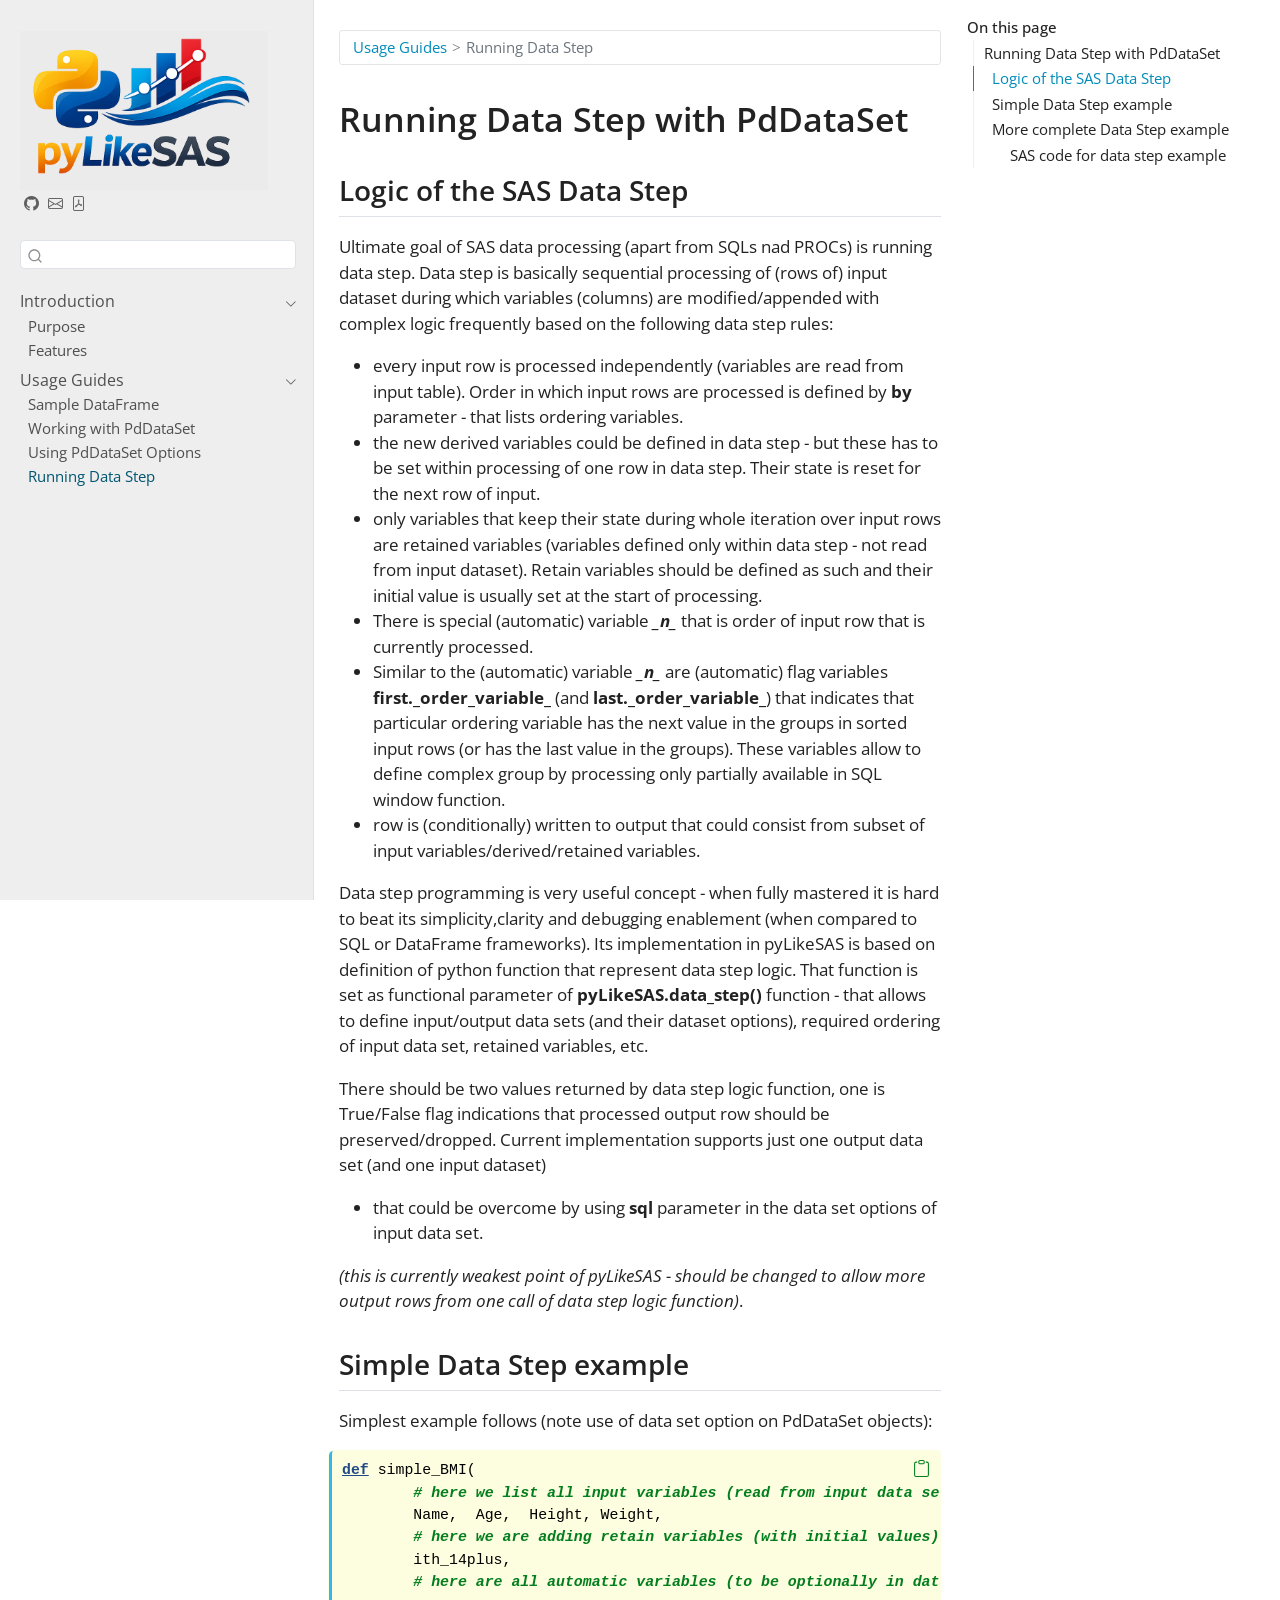
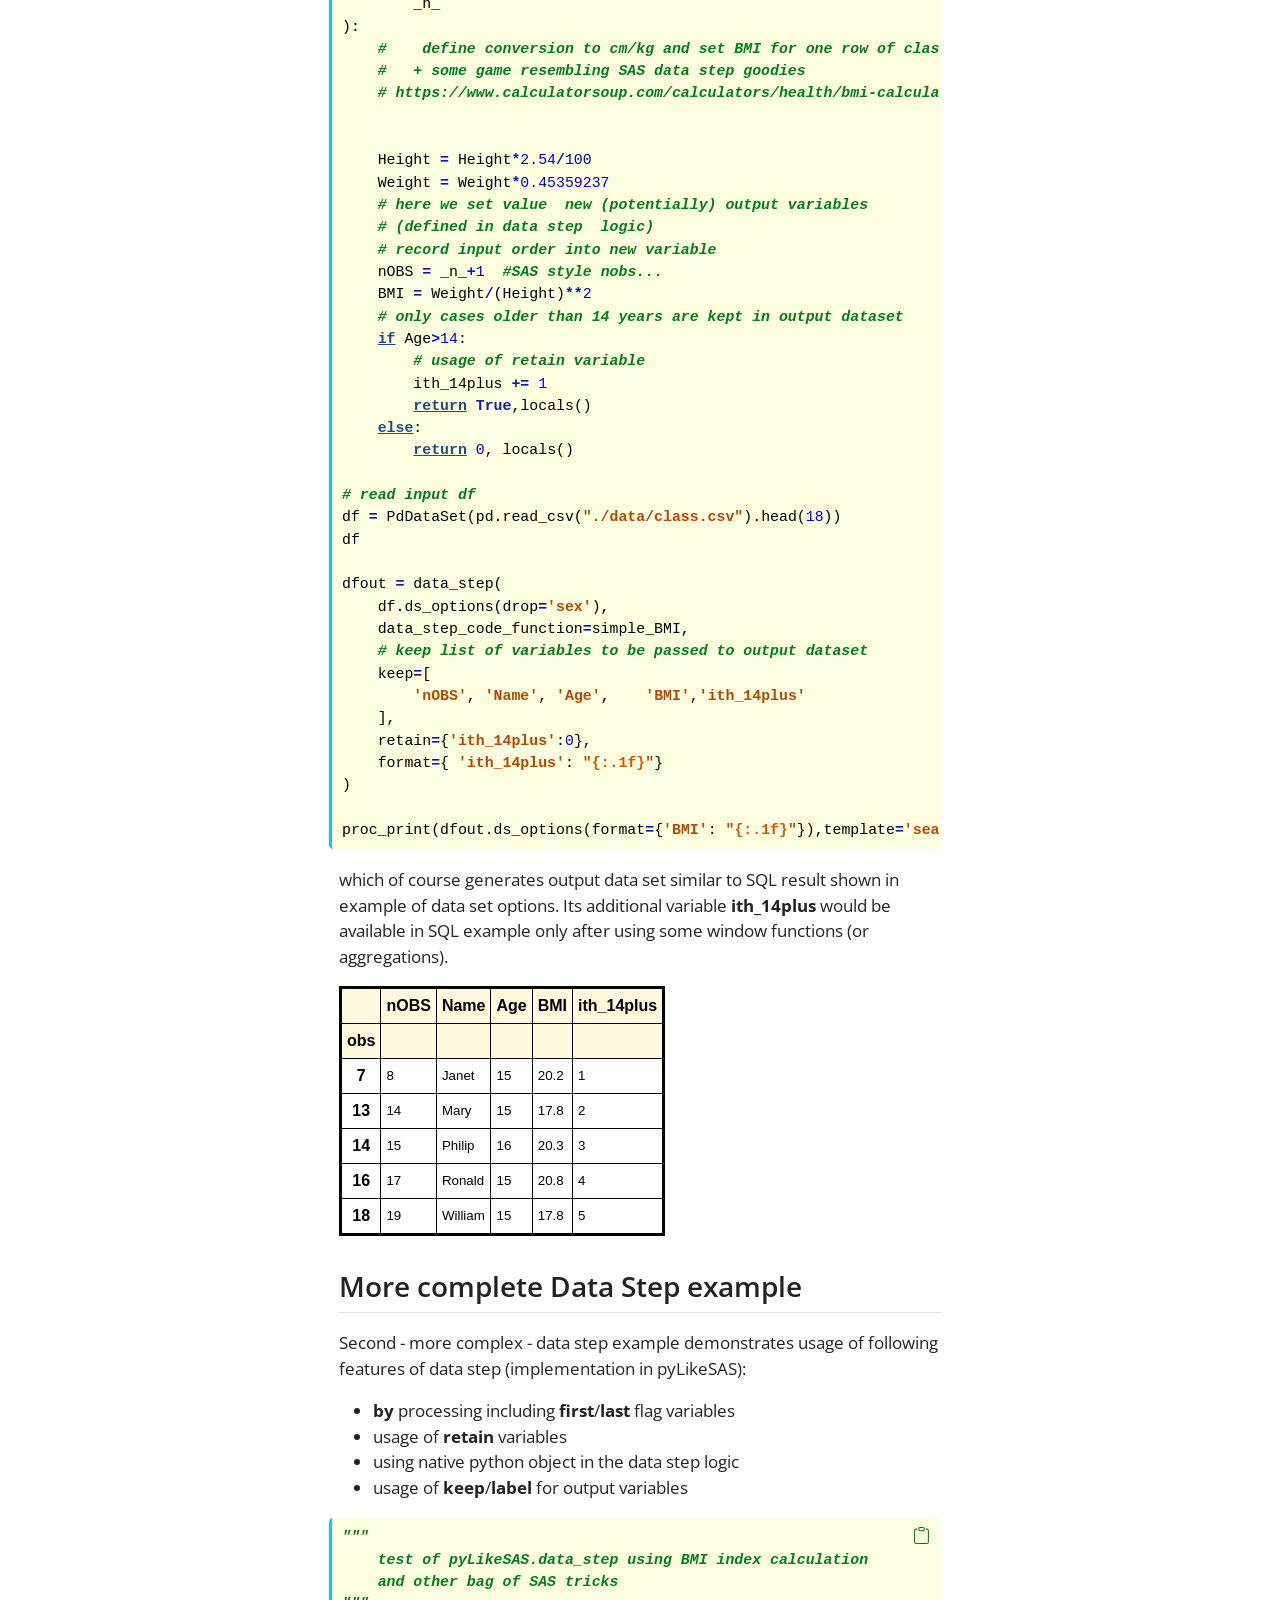
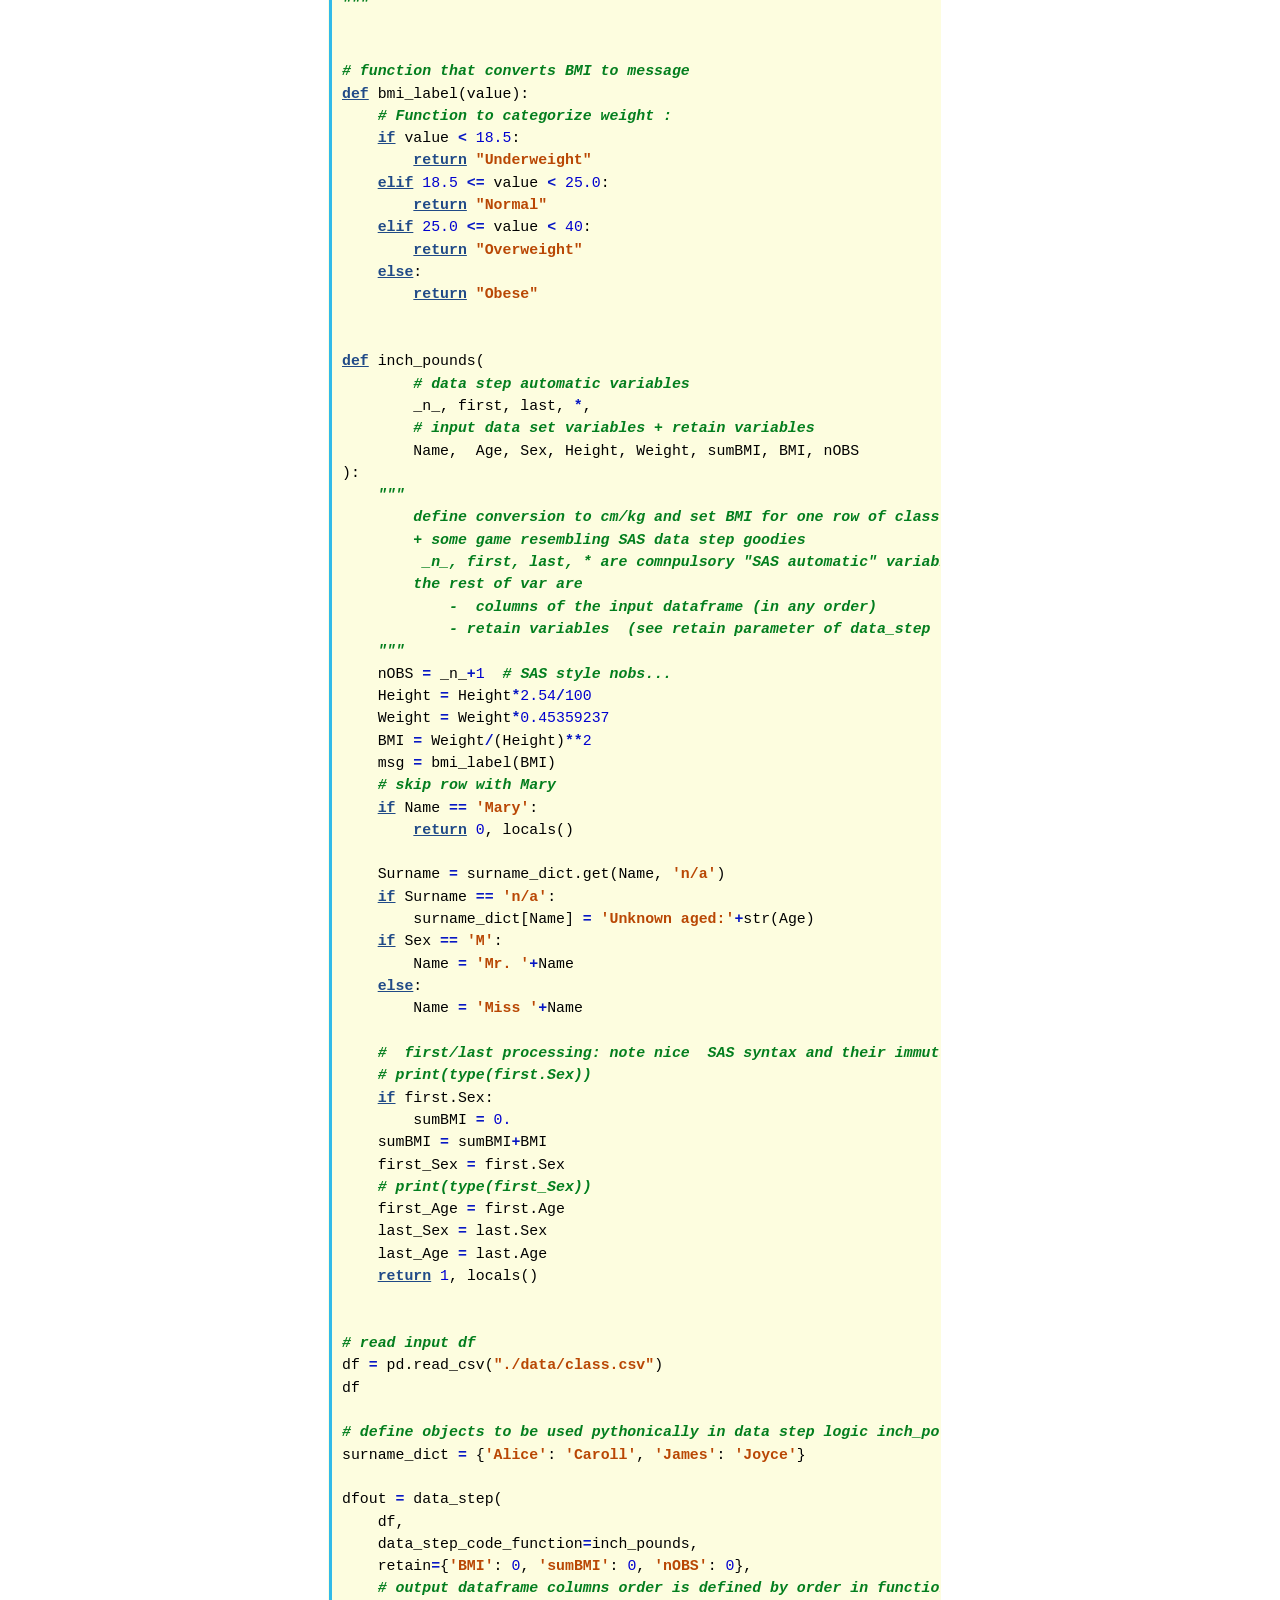
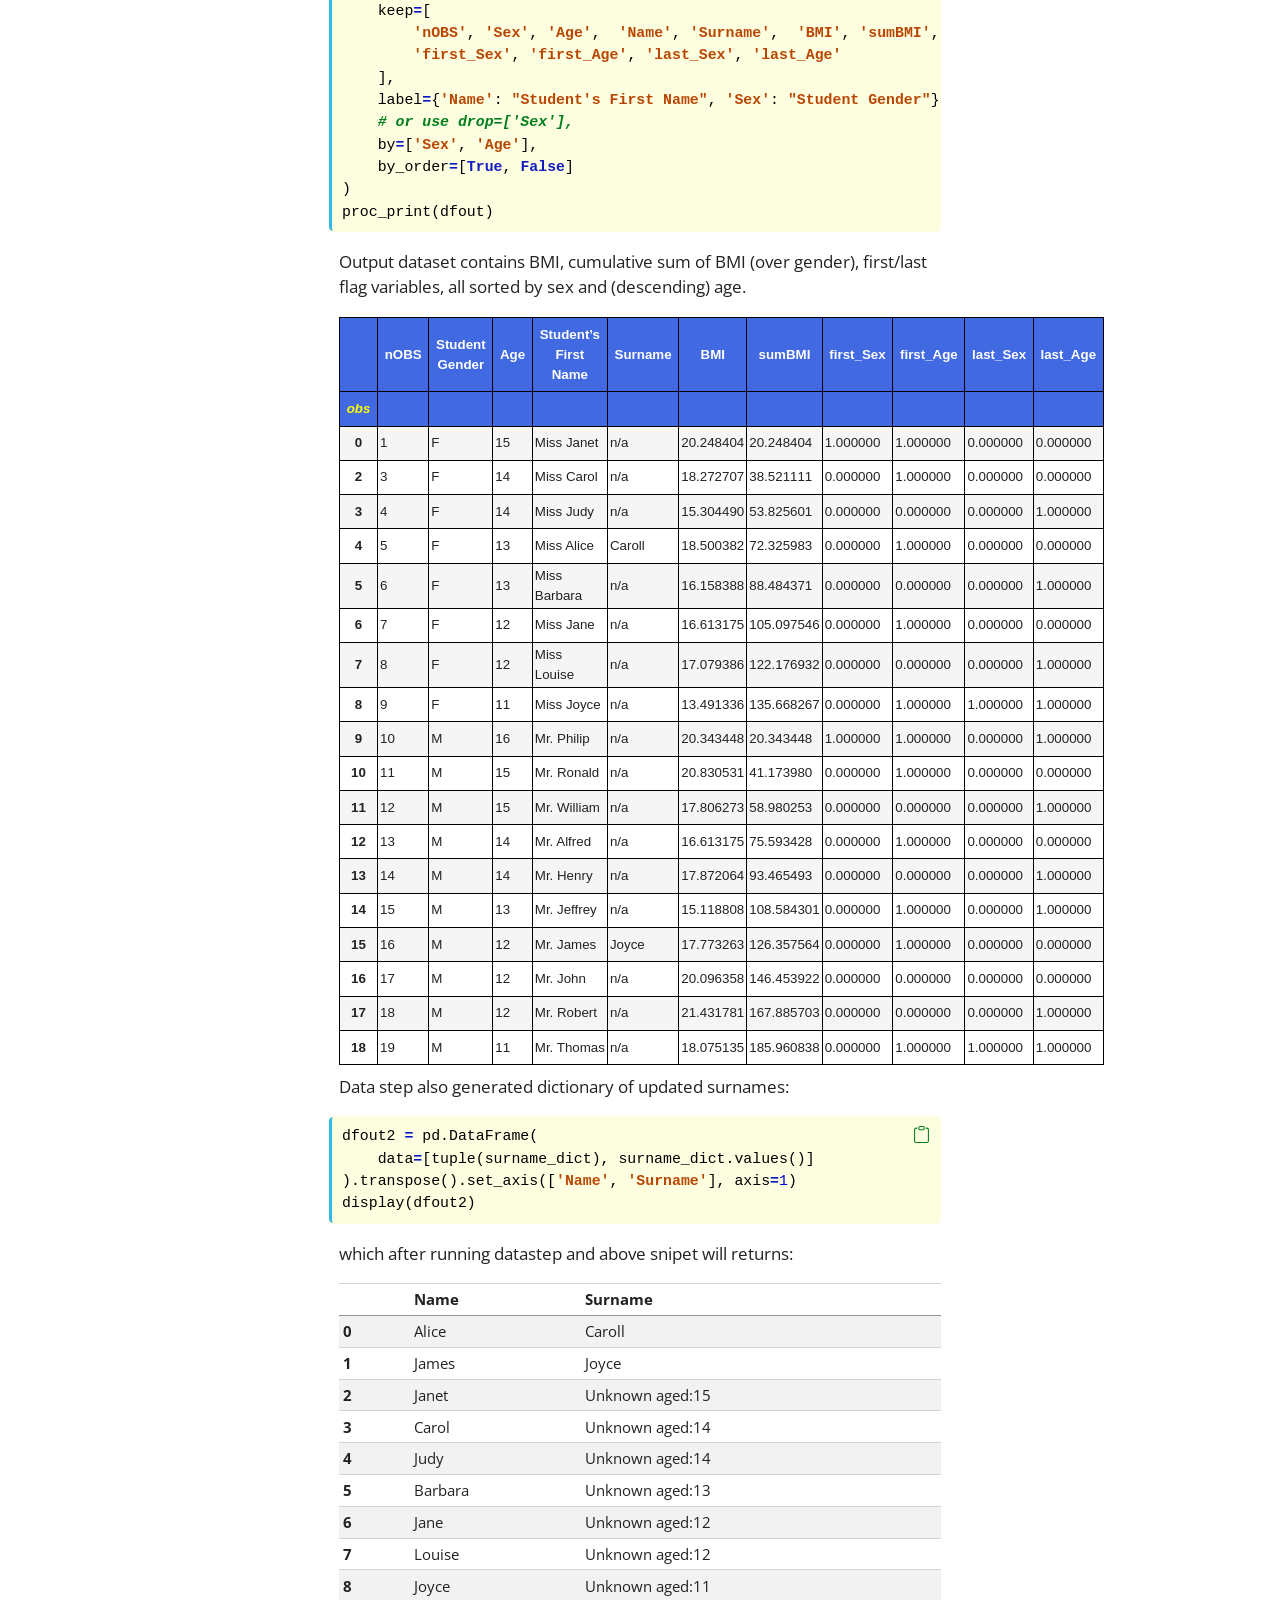
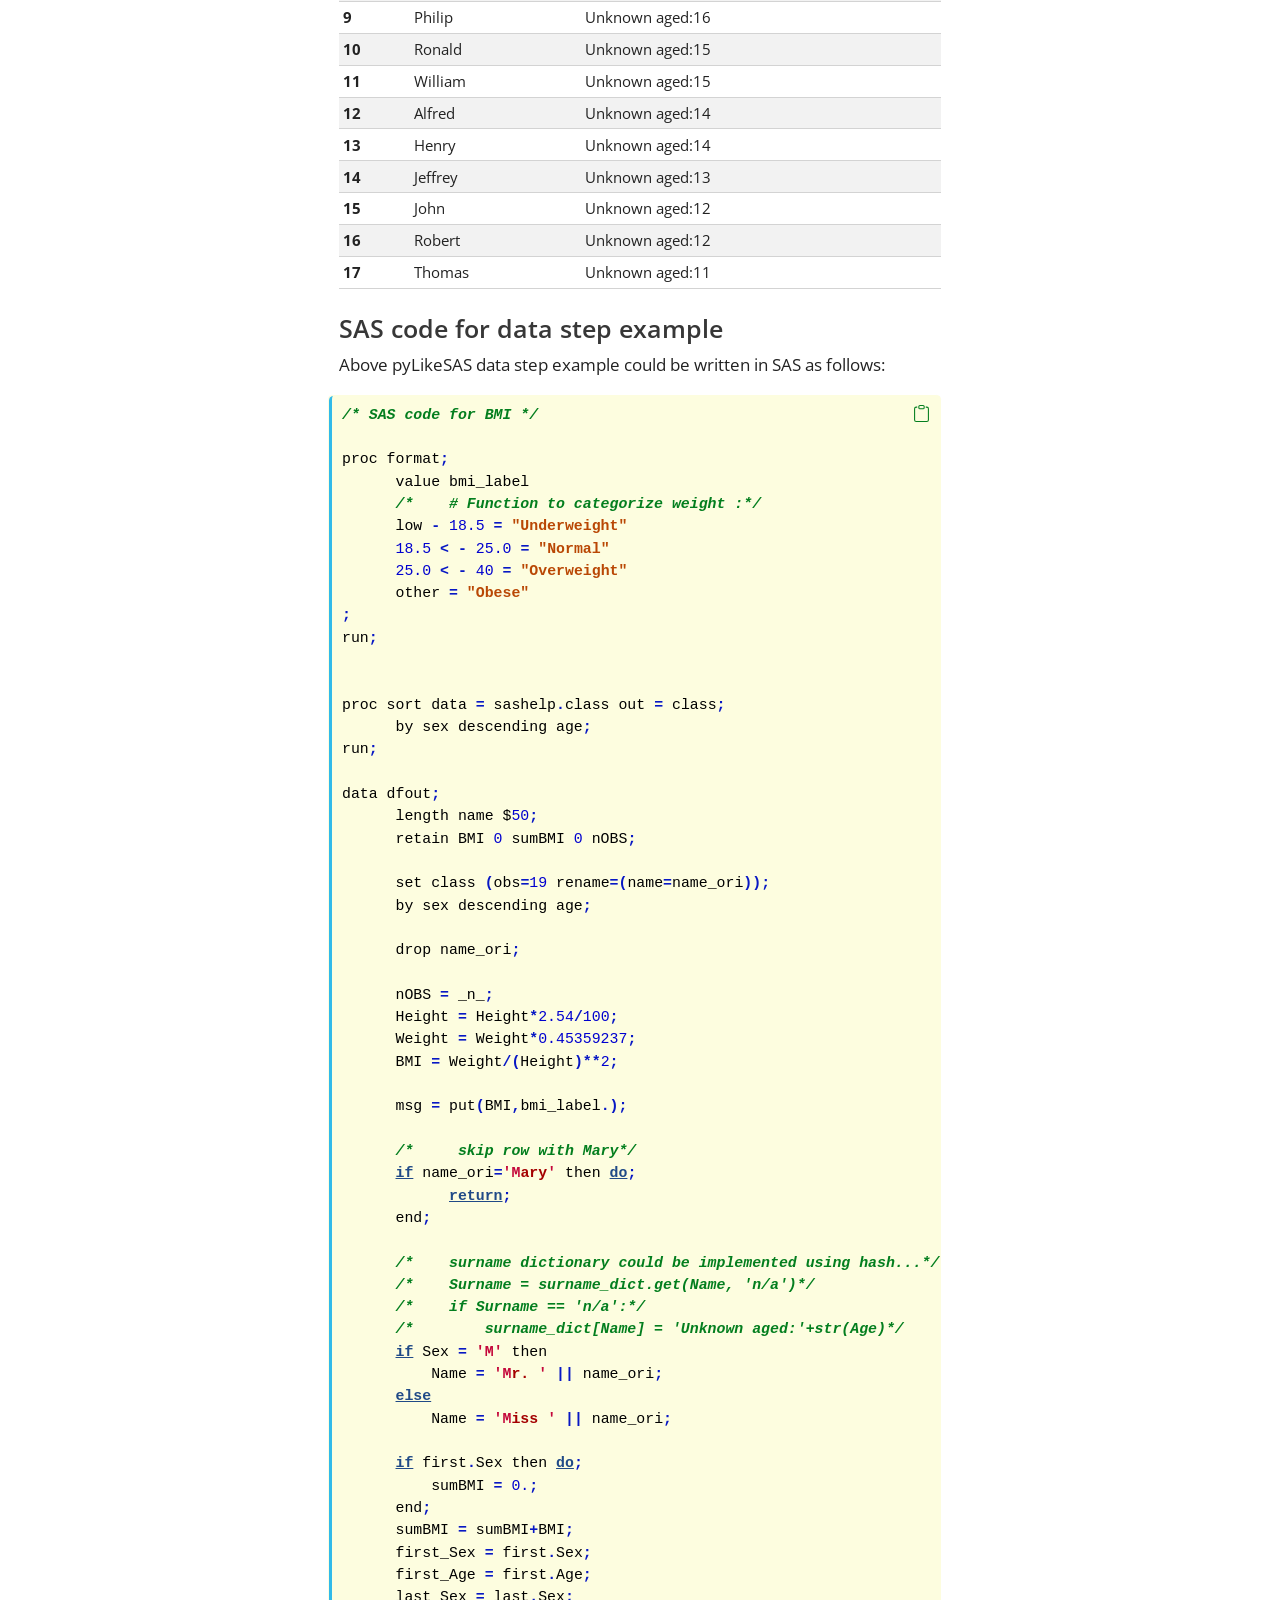
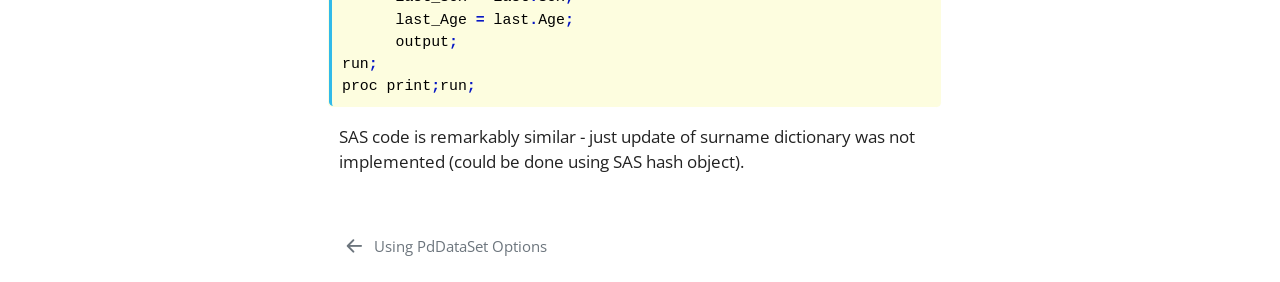
<file: docs/Implementationsofdatastep.html>
<!DOCTYPE html>
<html xmlns="http://www.w3.org/1999/xhtml" lang="en" xml:lang="en"><head>

<meta charset="utf-8">
<meta name="generator" content="quarto-1.9.36">

<meta name="viewport" content="width=device-width, initial-scale=1.0, user-scalable=yes">


<title>implementationsofdatastep</title>
<style>
/* Default styles provided by pandoc.
** See https://pandoc.org/MANUAL.html#variables-for-html for config info.
*/
code{white-space: pre-wrap;}
span.smallcaps{font-variant: small-caps;}
div.columns{display: flex; gap: min(4vw, 1.5em);}
div.column{flex: auto; overflow-x: auto;}
div.hanging-indent{margin-left: 1.5em; text-indent: -1.5em;}
ul.task-list{list-style: none;}
ul.task-list li input[type="checkbox"] {
  width: 0.8em;
  margin: 0 0.8em 0.2em -1em; /* quarto-specific, see https://github.com/quarto-dev/quarto-cli/issues/4556 */ 
  vertical-align: middle;
}
/* CSS for syntax highlighting */
html { -webkit-text-size-adjust: 100%; }
pre > code.sourceCode { white-space: pre; position: relative; }
pre > code.sourceCode > span { display: inline-block; line-height: 1.25; }
pre > code.sourceCode > span:empty { height: 1.2em; }
.sourceCode { overflow: visible; }
code.sourceCode > span { color: inherit; text-decoration: inherit; }
div.sourceCode { margin: 1em 0; }
pre.sourceCode { margin: 0; }
@media screen {
div.sourceCode { overflow: auto; }
}
@media print {
pre > code.sourceCode { white-space: pre-wrap; }
pre > code.sourceCode > span { text-indent: -5em; padding-left: 5em; }
}
pre.numberSource code
  { counter-reset: source-line 0; }
pre.numberSource code > span
  { position: relative; left: -4em; counter-increment: source-line; }
pre.numberSource code > span > a:first-child::before
  { content: counter(source-line);
    position: relative; left: -1em; text-align: right; vertical-align: baseline;
    border: none; display: inline-block;
    -webkit-touch-callout: none; -webkit-user-select: none;
    -khtml-user-select: none; -moz-user-select: none;
    -ms-user-select: none; user-select: none;
    padding: 0 4px; width: 4em;
  }
pre.numberSource { margin-left: 3em;  padding-left: 4px; }
div.sourceCode
  {   }
@media screen {
pre > code.sourceCode > span > a:first-child::before { text-decoration: underline; }
}
</style>


<script src="site_libs/quarto-nav/quarto-nav.js"></script>
<script src="site_libs/quarto-nav/headroom.min.js"></script>
<script src="site_libs/clipboard/clipboard.min.js"></script>
<script src="site_libs/quarto-search/autocomplete.umd.js"></script>
<script src="site_libs/quarto-search/fuse.min.js"></script>
<script src="site_libs/quarto-search/quarto-search.js"></script>
<meta name="quarto:offset" content="./">
<link href="./UsageofPdDataSetoptions.html" rel="prev">
<script src="site_libs/quarto-html/quarto.js" type="module"></script>
<script src="site_libs/quarto-html/tabsets/tabsets.js" type="module"></script>
<script src="site_libs/quarto-html/popper.min.js"></script>
<script src="site_libs/quarto-html/tippy.umd.min.js"></script>
<script src="site_libs/quarto-html/anchor.min.js"></script>
<link href="site_libs/quarto-html/tippy.css" rel="stylesheet">
<link href="site_libs/quarto-html/quarto-syntax-highlighting-6b946396810233e5ce30c40e93c9c235.css" rel="stylesheet" id="quarto-text-highlighting-styles">
<script src="site_libs/bootstrap/bootstrap.min.js"></script>
<link href="site_libs/bootstrap/bootstrap-icons.css" rel="stylesheet">
<link href="site_libs/bootstrap/bootstrap-2acffc712711a44db399ac0c8c49660f.min.css" rel="stylesheet" append-hash="true" id="quarto-bootstrap" data-mode="light">
<script id="quarto-search-options" type="application/json">{
  "location": "sidebar",
  "copy-button": false,
  "collapse-after": 3,
  "panel-placement": "start",
  "type": "textbox",
  "limit": 50,
  "keyboard-shortcut": [
    "f",
    "/",
    "s"
  ],
  "show-item-context": false,
  "language": {
    "search-no-results-text": "No results",
    "search-matching-documents-text": "matching documents",
    "search-copy-link-title": "Copy link to search",
    "search-hide-matches-text": "Hide additional matches",
    "search-more-match-text": "more match in this document",
    "search-more-matches-text": "more matches in this document",
    "search-clear-button-title": "Clear",
    "search-text-placeholder": "",
    "search-detached-cancel-button-title": "Cancel",
    "search-submit-button-title": "Submit",
    "search-label": "Search"
  }
}</script>


<link rel="stylesheet" href="styles.css">
</head>

<body class="nav-sidebar docked quarto-light">

<div id="quarto-search-results"></div>
  <header id="quarto-header" class="headroom fixed-top">
  <nav class="quarto-secondary-nav">
    <div class="container-fluid d-flex">
      <button type="button" class="quarto-btn-toggle btn" data-bs-toggle="collapse" role="button" data-bs-target=".quarto-sidebar-collapse-item" aria-controls="quarto-sidebar" aria-expanded="false" aria-label="Toggle sidebar navigation" onclick="if (window.quartoToggleHeadroom) { window.quartoToggleHeadroom(); }">
        <i class="bi bi-layout-text-sidebar-reverse"></i>
      </button>
        <nav class="quarto-page-breadcrumbs" aria-label="breadcrumb"><ol class="breadcrumb"><li class="breadcrumb-item"><a href="./SampleDataFrame.html">Usage Guides</a></li><li class="breadcrumb-item"><a href="./ImplementationsofDataStep.html">Running Data Step</a></li></ol></nav>
        <a class="flex-grow-1" role="navigation" data-bs-toggle="collapse" data-bs-target=".quarto-sidebar-collapse-item" aria-controls="quarto-sidebar" aria-expanded="false" aria-label="Toggle sidebar navigation" onclick="if (window.quartoToggleHeadroom) { window.quartoToggleHeadroom(); }">      
        </a>
      <button type="button" class="btn quarto-search-button" aria-label="Search" onclick="window.quartoOpenSearch();">
        <i class="bi bi-search"></i>
      </button>
    </div>
  </nav>
</header>
<!-- content -->
<div id="quarto-content" class="quarto-container page-columns page-rows-contents page-layout-full">
<!-- sidebar -->
  <nav id="quarto-sidebar" class="sidebar collapse collapse-horizontal quarto-sidebar-collapse-item sidebar-navigation docked overflow-auto">
    <div class="pt-lg-2 mt-2 text-left sidebar-header">
      <a href="./index.html" class="sidebar-logo-link">
      <img src="./images/pyLikeSAS_logo.png" alt="pyLikeSAS Documentation" class="sidebar-logo light-content py-0 d-lg-inline d-none">
      <img src="./images/pyLikeSAS_logo.png" alt="pyLikeSAS Documentation" class="sidebar-logo dark-content py-0 d-lg-inline d-none">
      </a>
      <div class="sidebar-tools-main tools-wide">
    <a href="https://github.com/PulpanJ/pyLikeSAS" title="" class="quarto-navigation-tool px-1" aria-label=""><i class="bi bi-github"></i></a>
    <a href="mailto:pulpanj@volny.cz" title="" class="quarto-navigation-tool px-1" aria-label=""><i class="bi bi-envelope"></i></a>
    <a href="./mybook.pdf" title="" class="quarto-navigation-tool px-1" aria-label=""><i class="bi bi-file-pdf"></i></a>
</div>
      </div>
        <div class="mt-2 flex-shrink-0 align-items-center">
        <div class="sidebar-search">
        <div id="quarto-search" class="" title="Search"></div>
        </div>
        </div>
    <div class="sidebar-menu-container"> 
    <ul class="list-unstyled mt-1">
        <li class="sidebar-item sidebar-item-section">
      <div class="sidebar-item-container"> 
            <a href="./index.html" class="sidebar-item-text sidebar-link">
 <span class="menu-text">Introduction</span></a>
          <a class="sidebar-item-toggle text-start" data-bs-toggle="collapse" data-bs-target="#" role="navigation" aria-expanded="true" aria-label="Toggle section">
            <i class="bi bi-chevron-right ms-2"></i>
          </a> 
      </div>
      <ul id="" class="collapse list-unstyled sidebar-section depth1 show">  
          <li class="sidebar-item">
  <div class="sidebar-item-container"> 
  <a href="./Purpose.html" class="sidebar-item-text sidebar-link">
 <span class="menu-text">Purpose</span></a>
  </div>
</li>
          <li class="sidebar-item">
  <div class="sidebar-item-container"> 
  <a href="./pyLikeSAS.html" class="sidebar-item-text sidebar-link">
 <span class="menu-text">Features</span></a>
  </div>
</li>
      </ul>
  </li>
        <li class="sidebar-item sidebar-item-section">
      <div class="sidebar-item-container"> 
            <a class="sidebar-item-text sidebar-link text-start" data-bs-toggle="collapse" data-bs-target="#quarto-sidebar-section-1" role="navigation" aria-expanded="true">
 <span class="menu-text">Usage Guides</span></a>
          <a class="sidebar-item-toggle text-start" data-bs-toggle="collapse" data-bs-target="#quarto-sidebar-section-1" role="navigation" aria-expanded="true" aria-label="Toggle section">
            <i class="bi bi-chevron-right ms-2"></i>
          </a> 
      </div>
      <ul id="quarto-sidebar-section-1" class="collapse list-unstyled sidebar-section depth1 show">  
          <li class="sidebar-item">
  <div class="sidebar-item-container"> 
  <a href="./SampleDataFrame.html" class="sidebar-item-text sidebar-link">
 <span class="menu-text">Sample DataFrame</span></a>
  </div>
</li>
          <li class="sidebar-item">
  <div class="sidebar-item-container"> 
  <a href="./WorkingwithPdDataSet.html" class="sidebar-item-text sidebar-link">
 <span class="menu-text">Working with PdDataSet</span></a>
  </div>
</li>
          <li class="sidebar-item">
  <div class="sidebar-item-container"> 
  <a href="./UsageofPdDataSetoptions.html" class="sidebar-item-text sidebar-link">
 <span class="menu-text">Using PdDataSet Options</span></a>
  </div>
</li>
          <li class="sidebar-item">
  <div class="sidebar-item-container"> 
  <a href="./ImplementationsofDataStep.html" class="sidebar-item-text sidebar-link active">
 <span class="menu-text">Running Data Step</span></a>
  </div>
</li>
      </ul>
  </li>
    </ul>
    </div>
</nav>
<div id="quarto-sidebar-glass" class="quarto-sidebar-collapse-item" data-bs-toggle="collapse" data-bs-target=".quarto-sidebar-collapse-item"></div>
<!-- margin-sidebar -->
    <div id="quarto-margin-sidebar" class="sidebar margin-sidebar">
        <nav id="TOC" role="doc-toc" class="toc-active" data-toc-expanded="-1">
    <h2 id="toc-title">On this page</h2>
   
  <ul>
  <li><a href="#running-data-step-with-pddataset" id="toc-running-data-step-with-pddataset" class="nav-link active" data-scroll-target="#running-data-step-with-pddataset">Running Data Step with PdDataSet</a>
  <ul>
  <li><a href="#logic-of-the-sas-data-step" id="toc-logic-of-the-sas-data-step" class="nav-link" data-scroll-target="#logic-of-the-sas-data-step">Logic of the SAS Data Step</a></li>
  <li><a href="#simple-data-step-example" id="toc-simple-data-step-example" class="nav-link" data-scroll-target="#simple-data-step-example">Simple Data Step example</a></li>
  <li><a href="#more-complete-data-step-example" id="toc-more-complete-data-step-example" class="nav-link" data-scroll-target="#more-complete-data-step-example">More complete Data Step example</a>
  <ul>
  <li><a href="#sas-code-for-data-step-example" id="toc-sas-code-for-data-step-example" class="nav-link" data-scroll-target="#sas-code-for-data-step-example">SAS code for data step example</a></li>
  </ul></li>
  </ul></li>
  </ul>
</nav>
    </div>
<!-- main -->
<main class="content column-body" id="quarto-document-content"><header id="title-block-header" class="quarto-title-block"><nav class="quarto-page-breadcrumbs quarto-title-breadcrumbs d-none d-lg-block" aria-label="breadcrumb"><ol class="breadcrumb"><li class="breadcrumb-item"><a href="./SampleDataFrame.html">Usage Guides</a></li><li class="breadcrumb-item"><a href="./ImplementationsofDataStep.html">Running Data Step</a></li></ol></nav></header>




<section id="running-data-step-with-pddataset" class="level1">
<h1>Running Data Step with PdDataSet</h1>
<section id="logic-of-the-sas-data-step" class="level2">
<h2 class="anchored" data-anchor-id="logic-of-the-sas-data-step">Logic of the SAS Data Step</h2>
<p>Ultimate goal of SAS data processing (apart from SQLs nad PROCs) is running data step. Data step is basically sequential processing of (rows of) input dataset during which variables (columns) are modified/appended with complex logic frequently based on the following data step rules:</p>
<ul>
<li>every input row is processed independently (variables are read from input table). Order in which input rows are processed is defined by <strong>by</strong> parameter - that lists ordering variables.</li>
<li>the new derived variables could be defined in data step - but these has to be set within processing of one row in data step. Their state is reset for the next row of input.</li>
<li>only variables that keep their state during whole iteration over input rows are retained variables (variables defined only within data step - not read from input dataset). Retain variables should be defined as such and their initial value is usually set at the start of processing.</li>
<li>There is special (automatic) variable <strong><em>_n_</em></strong> that is order of input row that is currently processed.</li>
<li>Similar to the (automatic) variable <strong><em>_n_</em></strong> are (automatic) flag variables <strong>first._order_variable_</strong> (and <strong>last._order_variable_</strong>) that indicates that particular ordering variable has the next value in the groups in sorted input rows (or has the last value in the groups). These variables allow to define complex group by processing only partially available in SQL window function.</li>
<li>row is (conditionally) written to output that could consist from subset of input variables/derived/retained variables.</li>
</ul>
<p>Data step programming is very useful concept - when fully mastered it is hard to beat its simplicity,clarity and debugging enablement (when compared to SQL or DataFrame frameworks). Its implementation in pyLikeSAS is based on definition of python function that represent data step logic. That function is set as functional parameter of <strong>pyLikeSAS.data_step()</strong> function - that allows to define input/output data sets (and their dataset options), required ordering of input data set, retained variables, etc.</p>
<p>There should be two values returned by data step logic function, one is True/False flag indications that processed output row should be preserved/dropped. Current implementation supports just one output data set (and one input dataset)</p>
<ul>
<li>that could be overcome by using <strong>sql</strong> parameter in the data set options of input data set.</li>
</ul>
<p><em>(this is currently weakest point of pyLikeSAS - should be changed to allow more output rows from one call of data step logic function)</em>.</p>
</section>
<section id="simple-data-step-example" class="level2">
<h2 class="anchored" data-anchor-id="simple-data-step-example">Simple Data Step example</h2>
<p>Simplest example follows (note use of data set option on PdDataSet objects):</p>
<div class="code-copy-outer-scaffold"><div class="sourceCode" id="cb1"><pre class="sourceCode python code-with-copy"><code class="sourceCode python"><span id="cb1-1"><a href="#cb1-1" aria-hidden="true" tabindex="-1"></a><span class="kw">def</span> simple_BMI(</span>
<span id="cb1-2"><a href="#cb1-2" aria-hidden="true" tabindex="-1"></a>        <span class="co"># here we list all input variables (read from input data set) </span></span>
<span id="cb1-3"><a href="#cb1-3" aria-hidden="true" tabindex="-1"></a>        Name,  Age,  Height, Weight,</span>
<span id="cb1-4"><a href="#cb1-4" aria-hidden="true" tabindex="-1"></a>        <span class="co"># here we are adding retain variables (with initial values)</span></span>
<span id="cb1-5"><a href="#cb1-5" aria-hidden="true" tabindex="-1"></a>        ith_14plus,</span>
<span id="cb1-6"><a href="#cb1-6" aria-hidden="true" tabindex="-1"></a>        <span class="co"># here are all automatic variables (to be optionally in data step logic)</span></span>
<span id="cb1-7"><a href="#cb1-7" aria-hidden="true" tabindex="-1"></a>        _n_</span>
<span id="cb1-8"><a href="#cb1-8" aria-hidden="true" tabindex="-1"></a>):</span>
<span id="cb1-9"><a href="#cb1-9" aria-hidden="true" tabindex="-1"></a>    <span class="co">#    define conversion to cm/kg and set BMI for one row of class dataframe </span></span>
<span id="cb1-10"><a href="#cb1-10" aria-hidden="true" tabindex="-1"></a>    <span class="co">#   + some game resembling SAS data step goodies</span></span>
<span id="cb1-11"><a href="#cb1-11" aria-hidden="true" tabindex="-1"></a>    <span class="co"># https://www.calculatorsoup.com/calculators/health/bmi-calculator.php</span></span>
<span id="cb1-12"><a href="#cb1-12" aria-hidden="true" tabindex="-1"></a></span>
<span id="cb1-13"><a href="#cb1-13" aria-hidden="true" tabindex="-1"></a></span>
<span id="cb1-14"><a href="#cb1-14" aria-hidden="true" tabindex="-1"></a>    Height <span class="op">=</span> Height<span class="op">*</span><span class="fl">2.54</span><span class="op">/</span><span class="dv">100</span></span>
<span id="cb1-15"><a href="#cb1-15" aria-hidden="true" tabindex="-1"></a>    Weight <span class="op">=</span> Weight<span class="op">*</span><span class="fl">0.45359237</span></span>
<span id="cb1-16"><a href="#cb1-16" aria-hidden="true" tabindex="-1"></a>    <span class="co"># here we set value  new (potentially) output variables </span></span>
<span id="cb1-17"><a href="#cb1-17" aria-hidden="true" tabindex="-1"></a>    <span class="co"># (defined in data step  logic)    </span></span>
<span id="cb1-18"><a href="#cb1-18" aria-hidden="true" tabindex="-1"></a>    <span class="co"># record input order into new variable</span></span>
<span id="cb1-19"><a href="#cb1-19" aria-hidden="true" tabindex="-1"></a>    nOBS <span class="op">=</span> _n_<span class="op">+</span><span class="dv">1</span>  <span class="co">#SAS style nobs...</span></span>
<span id="cb1-20"><a href="#cb1-20" aria-hidden="true" tabindex="-1"></a>    BMI <span class="op">=</span> Weight<span class="op">/</span>(Height)<span class="op">**</span><span class="dv">2</span></span>
<span id="cb1-21"><a href="#cb1-21" aria-hidden="true" tabindex="-1"></a>    <span class="co"># only cases older than 14 years are kept in output dataset</span></span>
<span id="cb1-22"><a href="#cb1-22" aria-hidden="true" tabindex="-1"></a>    <span class="cf">if</span> Age<span class="op">&gt;</span><span class="dv">14</span>:</span>
<span id="cb1-23"><a href="#cb1-23" aria-hidden="true" tabindex="-1"></a>        <span class="co"># usage of retain variable</span></span>
<span id="cb1-24"><a href="#cb1-24" aria-hidden="true" tabindex="-1"></a>        ith_14plus <span class="op">+=</span> <span class="dv">1</span></span>
<span id="cb1-25"><a href="#cb1-25" aria-hidden="true" tabindex="-1"></a>        <span class="cf">return</span> <span class="va">True</span>,<span class="bu">locals</span>()</span>
<span id="cb1-26"><a href="#cb1-26" aria-hidden="true" tabindex="-1"></a>    <span class="cf">else</span>:</span>
<span id="cb1-27"><a href="#cb1-27" aria-hidden="true" tabindex="-1"></a>        <span class="cf">return</span> <span class="dv">0</span>, <span class="bu">locals</span>()</span>
<span id="cb1-28"><a href="#cb1-28" aria-hidden="true" tabindex="-1"></a></span>
<span id="cb1-29"><a href="#cb1-29" aria-hidden="true" tabindex="-1"></a><span class="co"># read input df</span></span>
<span id="cb1-30"><a href="#cb1-30" aria-hidden="true" tabindex="-1"></a>df <span class="op">=</span> PdDataSet(pd.read_csv(<span class="st">"./data/class.csv"</span>).head(<span class="dv">18</span>))</span>
<span id="cb1-31"><a href="#cb1-31" aria-hidden="true" tabindex="-1"></a>df</span>
<span id="cb1-32"><a href="#cb1-32" aria-hidden="true" tabindex="-1"></a></span>
<span id="cb1-33"><a href="#cb1-33" aria-hidden="true" tabindex="-1"></a>dfout <span class="op">=</span> data_step(</span>
<span id="cb1-34"><a href="#cb1-34" aria-hidden="true" tabindex="-1"></a>    df.ds_options(drop<span class="op">=</span><span class="st">'sex'</span>),</span>
<span id="cb1-35"><a href="#cb1-35" aria-hidden="true" tabindex="-1"></a>    data_step_code_function<span class="op">=</span>simple_BMI,</span>
<span id="cb1-36"><a href="#cb1-36" aria-hidden="true" tabindex="-1"></a>    <span class="co"># keep list of variables to be passed to output dataset</span></span>
<span id="cb1-37"><a href="#cb1-37" aria-hidden="true" tabindex="-1"></a>    keep<span class="op">=</span>[</span>
<span id="cb1-38"><a href="#cb1-38" aria-hidden="true" tabindex="-1"></a>        <span class="st">'nOBS'</span>, <span class="st">'Name'</span>, <span class="st">'Age'</span>,    <span class="st">'BMI'</span>,<span class="st">'ith_14plus'</span></span>
<span id="cb1-39"><a href="#cb1-39" aria-hidden="true" tabindex="-1"></a>    ],</span>
<span id="cb1-40"><a href="#cb1-40" aria-hidden="true" tabindex="-1"></a>    retain<span class="op">=</span>{<span class="st">'ith_14plus'</span>:<span class="dv">0</span>},</span>
<span id="cb1-41"><a href="#cb1-41" aria-hidden="true" tabindex="-1"></a>    <span class="bu">format</span><span class="op">=</span>{ <span class="st">'ith_14plus'</span>: <span class="st">"</span><span class="sc">{:.1f}</span><span class="st">"</span>}</span>
<span id="cb1-42"><a href="#cb1-42" aria-hidden="true" tabindex="-1"></a>)</span>
<span id="cb1-43"><a href="#cb1-43" aria-hidden="true" tabindex="-1"></a></span>
<span id="cb1-44"><a href="#cb1-44" aria-hidden="true" tabindex="-1"></a>proc_print(dfout.ds_options(<span class="bu">format</span><span class="op">=</span>{<span class="st">'BMI'</span>: <span class="st">"</span><span class="sc">{:.1f}</span><span class="st">"</span>}),template<span class="op">=</span><span class="st">'seaside'</span>)</span></code></pre></div><button title="Copy to Clipboard" class="code-copy-button"><i class="bi"></i></button></div>
<p>which of course generates output data set similar to SQL result shown in example of data set options. Its additional variable <strong>ith_14plus</strong> would be available in SQL example only after using some window functions (or aggregations).</p>

<style type="text/css">
#T_66f3d   {
  background-color: white;
  border-collapse: collapse;
  border-color: black;
  border-style:  solid;
  border-spacing: 0;
  text-align: left;
  vertical-align: middle;
  color: black;
  font-family: Arial, 'Albany AMT', Helvetica, sans-serif;
  font-size: 10pt;
  font-style: normal;
  font-weight: normal;
  margin: 0;
  padding: 5px;
}
#T_66f3d thead {
  background-color: cornsilk;
  color: black;
}
#T_66f3d th {
  font-size: 120%;
  font-weight: bold;
  text-align: center;
  vertical-align: middle;
  padding: 5px;
  border: 1px solid black;
}
#T_66f3d td {
  border: 1px solid black;
  padding: 5px;
}
</style>
<table id="T_66f3d">
<thead>
<tr>
<th class="blank level0">
&nbsp;
</th>
<th id="T_66f3d_level0_col0" class="col_heading level0 col0">
nOBS
</th>
<th id="T_66f3d_level0_col1" class="col_heading level0 col1">
Name
</th>
<th id="T_66f3d_level0_col2" class="col_heading level0 col2">
Age
</th>
<th id="T_66f3d_level0_col3" class="col_heading level0 col3">
BMI
</th>
<th id="T_66f3d_level0_col4" class="col_heading level0 col4">
ith_14plus
</th>
</tr>
<tr>
<th class="index_name level0">
obs
</th>
<th class="blank col0">
&nbsp;
</th>
<th class="blank col1">
&nbsp;
</th>
<th class="blank col2">
&nbsp;
</th>
<th class="blank col3">
&nbsp;
</th>
<th class="blank col4">
&nbsp;
</th>
</tr>
</thead>
<tbody>
<tr>
<th id="T_66f3d_level0_row0" class="row_heading level0 row0">
7
</th>
<td id="T_66f3d_row0_col0" class="data row0 col0">
8
</td>
<td id="T_66f3d_row0_col1" class="data row0 col1">
Janet
</td>
<td id="T_66f3d_row0_col2" class="data row0 col2">
15
</td>
<td id="T_66f3d_row0_col3" class="data row0 col3">
20.2
</td>
<td id="T_66f3d_row0_col4" class="data row0 col4">
1
</td>
</tr>
<tr>
<th id="T_66f3d_level0_row1" class="row_heading level0 row1">
13
</th>
<td id="T_66f3d_row1_col0" class="data row1 col0">
14
</td>
<td id="T_66f3d_row1_col1" class="data row1 col1">
Mary
</td>
<td id="T_66f3d_row1_col2" class="data row1 col2">
15
</td>
<td id="T_66f3d_row1_col3" class="data row1 col3">
17.8
</td>
<td id="T_66f3d_row1_col4" class="data row1 col4">
2
</td>
</tr>
<tr>
<th id="T_66f3d_level0_row2" class="row_heading level0 row2">
14
</th>
<td id="T_66f3d_row2_col0" class="data row2 col0">
15
</td>
<td id="T_66f3d_row2_col1" class="data row2 col1">
Philip
</td>
<td id="T_66f3d_row2_col2" class="data row2 col2">
16
</td>
<td id="T_66f3d_row2_col3" class="data row2 col3">
20.3
</td>
<td id="T_66f3d_row2_col4" class="data row2 col4">
3
</td>
</tr>
<tr>
<th id="T_66f3d_level0_row3" class="row_heading level0 row3">
16
</th>
<td id="T_66f3d_row3_col0" class="data row3 col0">
17
</td>
<td id="T_66f3d_row3_col1" class="data row3 col1">
Ronald
</td>
<td id="T_66f3d_row3_col2" class="data row3 col2">
15
</td>
<td id="T_66f3d_row3_col3" class="data row3 col3">
20.8
</td>
<td id="T_66f3d_row3_col4" class="data row3 col4">
4
</td>
</tr>
<tr>
<th id="T_66f3d_level0_row4" class="row_heading level0 row4">
18
</th>
<td id="T_66f3d_row4_col0" class="data row4 col0">
19
</td>
<td id="T_66f3d_row4_col1" class="data row4 col1">
William
</td>
<td id="T_66f3d_row4_col2" class="data row4 col2">
15
</td>
<td id="T_66f3d_row4_col3" class="data row4 col3">
17.8
</td>
<td id="T_66f3d_row4_col4" class="data row4 col4">
5
</td>
</tr>
</tbody>
</table>

</section>
<section id="more-complete-data-step-example" class="level2">
<h2 class="anchored" data-anchor-id="more-complete-data-step-example">More complete Data Step example</h2>
<p>Second - more complex - data step example demonstrates usage of following features of data step (implementation in pyLikeSAS):</p>
<ul>
<li><strong>by</strong> processing including <strong>first</strong>/<strong>last</strong> flag variables</li>
<li>usage of <strong>retain</strong> variables</li>
<li>using native python object in the data step logic</li>
<li>usage of <strong>keep</strong>/<strong>label</strong> for output variables</li>
</ul>
<div class="code-copy-outer-scaffold"><div class="sourceCode" id="cb2"><pre class="sourceCode python code-with-copy"><code class="sourceCode python"><span id="cb2-1"><a href="#cb2-1" aria-hidden="true" tabindex="-1"></a><span class="co">"""</span></span>
<span id="cb2-2"><a href="#cb2-2" aria-hidden="true" tabindex="-1"></a><span class="co">    test of pyLikeSAS.data_step using BMI index calculation</span></span>
<span id="cb2-3"><a href="#cb2-3" aria-hidden="true" tabindex="-1"></a><span class="co">    and other bag of SAS tricks</span></span>
<span id="cb2-4"><a href="#cb2-4" aria-hidden="true" tabindex="-1"></a><span class="co">"""</span></span>
<span id="cb2-5"><a href="#cb2-5" aria-hidden="true" tabindex="-1"></a></span>
<span id="cb2-6"><a href="#cb2-6" aria-hidden="true" tabindex="-1"></a></span>
<span id="cb2-7"><a href="#cb2-7" aria-hidden="true" tabindex="-1"></a><span class="co"># function that converts BMI to message </span></span>
<span id="cb2-8"><a href="#cb2-8" aria-hidden="true" tabindex="-1"></a><span class="kw">def</span> bmi_label(value):</span>
<span id="cb2-9"><a href="#cb2-9" aria-hidden="true" tabindex="-1"></a>    <span class="co"># Function to categorize weight :</span></span>
<span id="cb2-10"><a href="#cb2-10" aria-hidden="true" tabindex="-1"></a>    <span class="cf">if</span> value <span class="op">&lt;</span> <span class="fl">18.5</span>:</span>
<span id="cb2-11"><a href="#cb2-11" aria-hidden="true" tabindex="-1"></a>        <span class="cf">return</span> <span class="st">"Underweight"</span></span>
<span id="cb2-12"><a href="#cb2-12" aria-hidden="true" tabindex="-1"></a>    <span class="cf">elif</span> <span class="fl">18.5</span> <span class="op">&lt;=</span> value <span class="op">&lt;</span> <span class="fl">25.0</span>:</span>
<span id="cb2-13"><a href="#cb2-13" aria-hidden="true" tabindex="-1"></a>        <span class="cf">return</span> <span class="st">"Normal"</span></span>
<span id="cb2-14"><a href="#cb2-14" aria-hidden="true" tabindex="-1"></a>    <span class="cf">elif</span> <span class="fl">25.0</span> <span class="op">&lt;=</span> value <span class="op">&lt;</span> <span class="dv">40</span>:</span>
<span id="cb2-15"><a href="#cb2-15" aria-hidden="true" tabindex="-1"></a>        <span class="cf">return</span> <span class="st">"Overweight"</span></span>
<span id="cb2-16"><a href="#cb2-16" aria-hidden="true" tabindex="-1"></a>    <span class="cf">else</span>:</span>
<span id="cb2-17"><a href="#cb2-17" aria-hidden="true" tabindex="-1"></a>        <span class="cf">return</span> <span class="st">"Obese"</span></span>
<span id="cb2-18"><a href="#cb2-18" aria-hidden="true" tabindex="-1"></a></span>
<span id="cb2-19"><a href="#cb2-19" aria-hidden="true" tabindex="-1"></a></span>
<span id="cb2-20"><a href="#cb2-20" aria-hidden="true" tabindex="-1"></a><span class="kw">def</span> inch_pounds(</span>
<span id="cb2-21"><a href="#cb2-21" aria-hidden="true" tabindex="-1"></a>        <span class="co"># data step automatic variables</span></span>
<span id="cb2-22"><a href="#cb2-22" aria-hidden="true" tabindex="-1"></a>        _n_, first, last, <span class="op">*</span>,</span>
<span id="cb2-23"><a href="#cb2-23" aria-hidden="true" tabindex="-1"></a>        <span class="co"># input data set variables + retain variables</span></span>
<span id="cb2-24"><a href="#cb2-24" aria-hidden="true" tabindex="-1"></a>        Name,  Age, Sex, Height, Weight, sumBMI, BMI, nOBS</span>
<span id="cb2-25"><a href="#cb2-25" aria-hidden="true" tabindex="-1"></a>):</span>
<span id="cb2-26"><a href="#cb2-26" aria-hidden="true" tabindex="-1"></a>    <span class="co">"""</span></span>
<span id="cb2-27"><a href="#cb2-27" aria-hidden="true" tabindex="-1"></a><span class="co">        define conversion to cm/kg and set BMI for one row of class dataframe </span></span>
<span id="cb2-28"><a href="#cb2-28" aria-hidden="true" tabindex="-1"></a><span class="co">        + some game resembling SAS data step goodies</span></span>
<span id="cb2-29"><a href="#cb2-29" aria-hidden="true" tabindex="-1"></a><span class="co">         _n_, first, last, * are comnpulsory "SAS automatic" variables</span></span>
<span id="cb2-30"><a href="#cb2-30" aria-hidden="true" tabindex="-1"></a><span class="co">        the rest of var are</span></span>
<span id="cb2-31"><a href="#cb2-31" aria-hidden="true" tabindex="-1"></a><span class="co">            -  columns of the input dataframe (in any order)</span></span>
<span id="cb2-32"><a href="#cb2-32" aria-hidden="true" tabindex="-1"></a><span class="co">            - retain variables  (see retain parameter of data_step function)</span></span>
<span id="cb2-33"><a href="#cb2-33" aria-hidden="true" tabindex="-1"></a><span class="co">    """</span></span>
<span id="cb2-34"><a href="#cb2-34" aria-hidden="true" tabindex="-1"></a>    nOBS <span class="op">=</span> _n_<span class="op">+</span><span class="dv">1</span>  <span class="co"># SAS style nobs...</span></span>
<span id="cb2-35"><a href="#cb2-35" aria-hidden="true" tabindex="-1"></a>    Height <span class="op">=</span> Height<span class="op">*</span><span class="fl">2.54</span><span class="op">/</span><span class="dv">100</span></span>
<span id="cb2-36"><a href="#cb2-36" aria-hidden="true" tabindex="-1"></a>    Weight <span class="op">=</span> Weight<span class="op">*</span><span class="fl">0.45359237</span></span>
<span id="cb2-37"><a href="#cb2-37" aria-hidden="true" tabindex="-1"></a>    BMI <span class="op">=</span> Weight<span class="op">/</span>(Height)<span class="op">**</span><span class="dv">2</span></span>
<span id="cb2-38"><a href="#cb2-38" aria-hidden="true" tabindex="-1"></a>    msg <span class="op">=</span> bmi_label(BMI)</span>
<span id="cb2-39"><a href="#cb2-39" aria-hidden="true" tabindex="-1"></a>    <span class="co"># skip row with Mary</span></span>
<span id="cb2-40"><a href="#cb2-40" aria-hidden="true" tabindex="-1"></a>    <span class="cf">if</span> Name <span class="op">==</span> <span class="st">'Mary'</span>:</span>
<span id="cb2-41"><a href="#cb2-41" aria-hidden="true" tabindex="-1"></a>        <span class="cf">return</span> <span class="dv">0</span>, <span class="bu">locals</span>()</span>
<span id="cb2-42"><a href="#cb2-42" aria-hidden="true" tabindex="-1"></a></span>
<span id="cb2-43"><a href="#cb2-43" aria-hidden="true" tabindex="-1"></a>    Surname <span class="op">=</span> surname_dict.get(Name, <span class="st">'n/a'</span>)</span>
<span id="cb2-44"><a href="#cb2-44" aria-hidden="true" tabindex="-1"></a>    <span class="cf">if</span> Surname <span class="op">==</span> <span class="st">'n/a'</span>:</span>
<span id="cb2-45"><a href="#cb2-45" aria-hidden="true" tabindex="-1"></a>        surname_dict[Name] <span class="op">=</span> <span class="st">'Unknown aged:'</span><span class="op">+</span><span class="bu">str</span>(Age)</span>
<span id="cb2-46"><a href="#cb2-46" aria-hidden="true" tabindex="-1"></a>    <span class="cf">if</span> Sex <span class="op">==</span> <span class="st">'M'</span>:</span>
<span id="cb2-47"><a href="#cb2-47" aria-hidden="true" tabindex="-1"></a>        Name <span class="op">=</span> <span class="st">'Mr. '</span><span class="op">+</span>Name</span>
<span id="cb2-48"><a href="#cb2-48" aria-hidden="true" tabindex="-1"></a>    <span class="cf">else</span>:</span>
<span id="cb2-49"><a href="#cb2-49" aria-hidden="true" tabindex="-1"></a>        Name <span class="op">=</span> <span class="st">'Miss '</span><span class="op">+</span>Name</span>
<span id="cb2-50"><a href="#cb2-50" aria-hidden="true" tabindex="-1"></a></span>
<span id="cb2-51"><a href="#cb2-51" aria-hidden="true" tabindex="-1"></a>    <span class="co">#  first/last processing: note nice  SAS syntax and their immutability</span></span>
<span id="cb2-52"><a href="#cb2-52" aria-hidden="true" tabindex="-1"></a>    <span class="co"># print(type(first.Sex))</span></span>
<span id="cb2-53"><a href="#cb2-53" aria-hidden="true" tabindex="-1"></a>    <span class="cf">if</span> first.Sex:</span>
<span id="cb2-54"><a href="#cb2-54" aria-hidden="true" tabindex="-1"></a>        sumBMI <span class="op">=</span> <span class="fl">0.</span></span>
<span id="cb2-55"><a href="#cb2-55" aria-hidden="true" tabindex="-1"></a>    sumBMI <span class="op">=</span> sumBMI<span class="op">+</span>BMI</span>
<span id="cb2-56"><a href="#cb2-56" aria-hidden="true" tabindex="-1"></a>    first_Sex <span class="op">=</span> first.Sex</span>
<span id="cb2-57"><a href="#cb2-57" aria-hidden="true" tabindex="-1"></a>    <span class="co"># print(type(first_Sex))</span></span>
<span id="cb2-58"><a href="#cb2-58" aria-hidden="true" tabindex="-1"></a>    first_Age <span class="op">=</span> first.Age</span>
<span id="cb2-59"><a href="#cb2-59" aria-hidden="true" tabindex="-1"></a>    last_Sex <span class="op">=</span> last.Sex</span>
<span id="cb2-60"><a href="#cb2-60" aria-hidden="true" tabindex="-1"></a>    last_Age <span class="op">=</span> last.Age</span>
<span id="cb2-61"><a href="#cb2-61" aria-hidden="true" tabindex="-1"></a>    <span class="cf">return</span> <span class="dv">1</span>, <span class="bu">locals</span>()</span>
<span id="cb2-62"><a href="#cb2-62" aria-hidden="true" tabindex="-1"></a></span>
<span id="cb2-63"><a href="#cb2-63" aria-hidden="true" tabindex="-1"></a></span>
<span id="cb2-64"><a href="#cb2-64" aria-hidden="true" tabindex="-1"></a><span class="co"># read input df</span></span>
<span id="cb2-65"><a href="#cb2-65" aria-hidden="true" tabindex="-1"></a>df <span class="op">=</span> pd.read_csv(<span class="st">"./data/class.csv"</span>)</span>
<span id="cb2-66"><a href="#cb2-66" aria-hidden="true" tabindex="-1"></a>df</span>
<span id="cb2-67"><a href="#cb2-67" aria-hidden="true" tabindex="-1"></a></span>
<span id="cb2-68"><a href="#cb2-68" aria-hidden="true" tabindex="-1"></a><span class="co"># define objects to be used pythonically in data step logic inch_pounds</span></span>
<span id="cb2-69"><a href="#cb2-69" aria-hidden="true" tabindex="-1"></a>surname_dict <span class="op">=</span> {<span class="st">'Alice'</span>: <span class="st">'Caroll'</span>, <span class="st">'James'</span>: <span class="st">'Joyce'</span>}</span>
<span id="cb2-70"><a href="#cb2-70" aria-hidden="true" tabindex="-1"></a></span>
<span id="cb2-71"><a href="#cb2-71" aria-hidden="true" tabindex="-1"></a>dfout <span class="op">=</span> data_step(</span>
<span id="cb2-72"><a href="#cb2-72" aria-hidden="true" tabindex="-1"></a>    df,</span>
<span id="cb2-73"><a href="#cb2-73" aria-hidden="true" tabindex="-1"></a>    data_step_code_function<span class="op">=</span>inch_pounds,</span>
<span id="cb2-74"><a href="#cb2-74" aria-hidden="true" tabindex="-1"></a>    retain<span class="op">=</span>{<span class="st">'BMI'</span>: <span class="dv">0</span>, <span class="st">'sumBMI'</span>: <span class="dv">0</span>, <span class="st">'nOBS'</span>: <span class="dv">0</span>},</span>
<span id="cb2-75"><a href="#cb2-75" aria-hidden="true" tabindex="-1"></a>    <span class="co"># output dataframe columns order is defined by order in function or by keep</span></span>
<span id="cb2-76"><a href="#cb2-76" aria-hidden="true" tabindex="-1"></a>    keep<span class="op">=</span>[</span>
<span id="cb2-77"><a href="#cb2-77" aria-hidden="true" tabindex="-1"></a>        <span class="st">'nOBS'</span>, <span class="st">'Sex'</span>, <span class="st">'Age'</span>,  <span class="st">'Name'</span>, <span class="st">'Surname'</span>,  <span class="st">'BMI'</span>, <span class="st">'sumBMI'</span>,</span>
<span id="cb2-78"><a href="#cb2-78" aria-hidden="true" tabindex="-1"></a>        <span class="st">'first_Sex'</span>, <span class="st">'first_Age'</span>, <span class="st">'last_Sex'</span>, <span class="st">'last_Age'</span></span>
<span id="cb2-79"><a href="#cb2-79" aria-hidden="true" tabindex="-1"></a>    ],</span>
<span id="cb2-80"><a href="#cb2-80" aria-hidden="true" tabindex="-1"></a>    label<span class="op">=</span>{<span class="st">'Name'</span>: <span class="st">"Student's First Name"</span>, <span class="st">'Sex'</span>: <span class="st">"Student Gender"</span>},</span>
<span id="cb2-81"><a href="#cb2-81" aria-hidden="true" tabindex="-1"></a>    <span class="co"># or use drop=['Sex'],</span></span>
<span id="cb2-82"><a href="#cb2-82" aria-hidden="true" tabindex="-1"></a>    by<span class="op">=</span>[<span class="st">'Sex'</span>, <span class="st">'Age'</span>],</span>
<span id="cb2-83"><a href="#cb2-83" aria-hidden="true" tabindex="-1"></a>    by_order<span class="op">=</span>[<span class="va">True</span>, <span class="va">False</span>]</span>
<span id="cb2-84"><a href="#cb2-84" aria-hidden="true" tabindex="-1"></a>)</span>
<span id="cb2-85"><a href="#cb2-85" aria-hidden="true" tabindex="-1"></a>proc_print(dfout)</span></code></pre></div><button title="Copy to Clipboard" class="code-copy-button"><i class="bi"></i></button></div>
<p>Output dataset contains BMI, cumulative sum of BMI (over gender), first/last flag variables, all sorted by sex and (descending) age.</p>

<style type="text/css">
#T_c8fbc   {
  background-color: white;
  border-collapse: collapse;
  border-color: black;
  border-style:  solid;
  border-spacing: 0;
  padding: 2px;
  text-align: left;
  vertical-align: middle;
  font-size: 10pt;
  font-family: Helvetica;
  border-collapse: collapse;
  border: none;
}
#T_c8fbc thead {
  background-color: royalblue;
  color: white;
}
#T_c8fbc tbody tr:nth-child(even) {
  background-color: white;
}
#T_c8fbc tbody tr:nth-child(odd) {
  background-color: whitesmoke;
}
#T_c8fbc td {
  border: 1px solid black;
  padding: 2px;
  text-align: left;
}
#T_c8fbc th {
  font-size: 100%;
  text-align: center;
  padding: 0.5em;
  border: 1px solid black;
}
#T_c8fbc tr:hover {
  background-color: midnightblue;
  color: yellow;
}
#T_c8fbc tbody tr:hover {
  background-color: lavender;
  color: black;
  mix-blend-mode: difference;
}
#T_c8fbc td:hover {
  border-style:  outset;
  background-color: lightgoldenrodyellow;
  mix-blend-mode: exclusion;
  border: 1px solid red;
}
#T_c8fbc .index {
  font-style: italic;
  color: gold;
  font-weight: normal;
}
#T_c8fbc .index_name {
  color: yellow;
  font-style: italic;
}
#T_c8fbc caption {
  font-size: 120%;
  font-style: bold;
  caption-side: top;
  text-align: left;
  margin: 10;
}
</style>
<table id="T_c8fbc">
<thead>
<tr>
<th class="blank level0">
&nbsp;
</th>
<th id="T_c8fbc_level0_col0" class="col_heading level0 col0">
nOBS
</th>
<th id="T_c8fbc_level0_col1" class="col_heading level0 col1">
Student Gender
</th>
<th id="T_c8fbc_level0_col2" class="col_heading level0 col2">
Age
</th>
<th id="T_c8fbc_level0_col3" class="col_heading level0 col3">
Student’s First Name
</th>
<th id="T_c8fbc_level0_col4" class="col_heading level0 col4">
Surname
</th>
<th id="T_c8fbc_level0_col5" class="col_heading level0 col5">
BMI
</th>
<th id="T_c8fbc_level0_col6" class="col_heading level0 col6">
sumBMI
</th>
<th id="T_c8fbc_level0_col7" class="col_heading level0 col7">
first_Sex
</th>
<th id="T_c8fbc_level0_col8" class="col_heading level0 col8">
first_Age
</th>
<th id="T_c8fbc_level0_col9" class="col_heading level0 col9">
last_Sex
</th>
<th id="T_c8fbc_level0_col10" class="col_heading level0 col10">
last_Age
</th>
</tr>
<tr>
<th class="index_name level0">
obs
</th>
<th class="blank col0">
&nbsp;
</th>
<th class="blank col1">
&nbsp;
</th>
<th class="blank col2">
&nbsp;
</th>
<th class="blank col3">
&nbsp;
</th>
<th class="blank col4">
&nbsp;
</th>
<th class="blank col5">
&nbsp;
</th>
<th class="blank col6">
&nbsp;
</th>
<th class="blank col7">
&nbsp;
</th>
<th class="blank col8">
&nbsp;
</th>
<th class="blank col9">
&nbsp;
</th>
<th class="blank col10">
&nbsp;
</th>
</tr>
</thead>
<tbody>
<tr>
<th id="T_c8fbc_level0_row0" class="row_heading level0 row0">
0
</th>
<td id="T_c8fbc_row0_col0" class="data row0 col0">
1
</td>
<td id="T_c8fbc_row0_col1" class="data row0 col1">
F
</td>
<td id="T_c8fbc_row0_col2" class="data row0 col2">
15
</td>
<td id="T_c8fbc_row0_col3" class="data row0 col3">
Miss Janet
</td>
<td id="T_c8fbc_row0_col4" class="data row0 col4">
n/a
</td>
<td id="T_c8fbc_row0_col5" class="data row0 col5">
20.248404
</td>
<td id="T_c8fbc_row0_col6" class="data row0 col6">
20.248404
</td>
<td id="T_c8fbc_row0_col7" class="data row0 col7">
1.000000
</td>
<td id="T_c8fbc_row0_col8" class="data row0 col8">
1.000000
</td>
<td id="T_c8fbc_row0_col9" class="data row0 col9">
0.000000
</td>
<td id="T_c8fbc_row0_col10" class="data row0 col10">
0.000000
</td>
</tr>
<tr>
<th id="T_c8fbc_level0_row1" class="row_heading level0 row1">
2
</th>
<td id="T_c8fbc_row1_col0" class="data row1 col0">
3
</td>
<td id="T_c8fbc_row1_col1" class="data row1 col1">
F
</td>
<td id="T_c8fbc_row1_col2" class="data row1 col2">
14
</td>
<td id="T_c8fbc_row1_col3" class="data row1 col3">
Miss Carol
</td>
<td id="T_c8fbc_row1_col4" class="data row1 col4">
n/a
</td>
<td id="T_c8fbc_row1_col5" class="data row1 col5">
18.272707
</td>
<td id="T_c8fbc_row1_col6" class="data row1 col6">
38.521111
</td>
<td id="T_c8fbc_row1_col7" class="data row1 col7">
0.000000
</td>
<td id="T_c8fbc_row1_col8" class="data row1 col8">
1.000000
</td>
<td id="T_c8fbc_row1_col9" class="data row1 col9">
0.000000
</td>
<td id="T_c8fbc_row1_col10" class="data row1 col10">
0.000000
</td>
</tr>
<tr>
<th id="T_c8fbc_level0_row2" class="row_heading level0 row2">
3
</th>
<td id="T_c8fbc_row2_col0" class="data row2 col0">
4
</td>
<td id="T_c8fbc_row2_col1" class="data row2 col1">
F
</td>
<td id="T_c8fbc_row2_col2" class="data row2 col2">
14
</td>
<td id="T_c8fbc_row2_col3" class="data row2 col3">
Miss Judy
</td>
<td id="T_c8fbc_row2_col4" class="data row2 col4">
n/a
</td>
<td id="T_c8fbc_row2_col5" class="data row2 col5">
15.304490
</td>
<td id="T_c8fbc_row2_col6" class="data row2 col6">
53.825601
</td>
<td id="T_c8fbc_row2_col7" class="data row2 col7">
0.000000
</td>
<td id="T_c8fbc_row2_col8" class="data row2 col8">
0.000000
</td>
<td id="T_c8fbc_row2_col9" class="data row2 col9">
0.000000
</td>
<td id="T_c8fbc_row2_col10" class="data row2 col10">
1.000000
</td>
</tr>
<tr>
<th id="T_c8fbc_level0_row3" class="row_heading level0 row3">
4
</th>
<td id="T_c8fbc_row3_col0" class="data row3 col0">
5
</td>
<td id="T_c8fbc_row3_col1" class="data row3 col1">
F
</td>
<td id="T_c8fbc_row3_col2" class="data row3 col2">
13
</td>
<td id="T_c8fbc_row3_col3" class="data row3 col3">
Miss Alice
</td>
<td id="T_c8fbc_row3_col4" class="data row3 col4">
Caroll
</td>
<td id="T_c8fbc_row3_col5" class="data row3 col5">
18.500382
</td>
<td id="T_c8fbc_row3_col6" class="data row3 col6">
72.325983
</td>
<td id="T_c8fbc_row3_col7" class="data row3 col7">
0.000000
</td>
<td id="T_c8fbc_row3_col8" class="data row3 col8">
1.000000
</td>
<td id="T_c8fbc_row3_col9" class="data row3 col9">
0.000000
</td>
<td id="T_c8fbc_row3_col10" class="data row3 col10">
0.000000
</td>
</tr>
<tr>
<th id="T_c8fbc_level0_row4" class="row_heading level0 row4">
5
</th>
<td id="T_c8fbc_row4_col0" class="data row4 col0">
6
</td>
<td id="T_c8fbc_row4_col1" class="data row4 col1">
F
</td>
<td id="T_c8fbc_row4_col2" class="data row4 col2">
13
</td>
<td id="T_c8fbc_row4_col3" class="data row4 col3">
Miss Barbara
</td>
<td id="T_c8fbc_row4_col4" class="data row4 col4">
n/a
</td>
<td id="T_c8fbc_row4_col5" class="data row4 col5">
16.158388
</td>
<td id="T_c8fbc_row4_col6" class="data row4 col6">
88.484371
</td>
<td id="T_c8fbc_row4_col7" class="data row4 col7">
0.000000
</td>
<td id="T_c8fbc_row4_col8" class="data row4 col8">
0.000000
</td>
<td id="T_c8fbc_row4_col9" class="data row4 col9">
0.000000
</td>
<td id="T_c8fbc_row4_col10" class="data row4 col10">
1.000000
</td>
</tr>
<tr>
<th id="T_c8fbc_level0_row5" class="row_heading level0 row5">
6
</th>
<td id="T_c8fbc_row5_col0" class="data row5 col0">
7
</td>
<td id="T_c8fbc_row5_col1" class="data row5 col1">
F
</td>
<td id="T_c8fbc_row5_col2" class="data row5 col2">
12
</td>
<td id="T_c8fbc_row5_col3" class="data row5 col3">
Miss Jane
</td>
<td id="T_c8fbc_row5_col4" class="data row5 col4">
n/a
</td>
<td id="T_c8fbc_row5_col5" class="data row5 col5">
16.613175
</td>
<td id="T_c8fbc_row5_col6" class="data row5 col6">
105.097546
</td>
<td id="T_c8fbc_row5_col7" class="data row5 col7">
0.000000
</td>
<td id="T_c8fbc_row5_col8" class="data row5 col8">
1.000000
</td>
<td id="T_c8fbc_row5_col9" class="data row5 col9">
0.000000
</td>
<td id="T_c8fbc_row5_col10" class="data row5 col10">
0.000000
</td>
</tr>
<tr>
<th id="T_c8fbc_level0_row6" class="row_heading level0 row6">
7
</th>
<td id="T_c8fbc_row6_col0" class="data row6 col0">
8
</td>
<td id="T_c8fbc_row6_col1" class="data row6 col1">
F
</td>
<td id="T_c8fbc_row6_col2" class="data row6 col2">
12
</td>
<td id="T_c8fbc_row6_col3" class="data row6 col3">
Miss Louise
</td>
<td id="T_c8fbc_row6_col4" class="data row6 col4">
n/a
</td>
<td id="T_c8fbc_row6_col5" class="data row6 col5">
17.079386
</td>
<td id="T_c8fbc_row6_col6" class="data row6 col6">
122.176932
</td>
<td id="T_c8fbc_row6_col7" class="data row6 col7">
0.000000
</td>
<td id="T_c8fbc_row6_col8" class="data row6 col8">
0.000000
</td>
<td id="T_c8fbc_row6_col9" class="data row6 col9">
0.000000
</td>
<td id="T_c8fbc_row6_col10" class="data row6 col10">
1.000000
</td>
</tr>
<tr>
<th id="T_c8fbc_level0_row7" class="row_heading level0 row7">
8
</th>
<td id="T_c8fbc_row7_col0" class="data row7 col0">
9
</td>
<td id="T_c8fbc_row7_col1" class="data row7 col1">
F
</td>
<td id="T_c8fbc_row7_col2" class="data row7 col2">
11
</td>
<td id="T_c8fbc_row7_col3" class="data row7 col3">
Miss Joyce
</td>
<td id="T_c8fbc_row7_col4" class="data row7 col4">
n/a
</td>
<td id="T_c8fbc_row7_col5" class="data row7 col5">
13.491336
</td>
<td id="T_c8fbc_row7_col6" class="data row7 col6">
135.668267
</td>
<td id="T_c8fbc_row7_col7" class="data row7 col7">
0.000000
</td>
<td id="T_c8fbc_row7_col8" class="data row7 col8">
1.000000
</td>
<td id="T_c8fbc_row7_col9" class="data row7 col9">
1.000000
</td>
<td id="T_c8fbc_row7_col10" class="data row7 col10">
1.000000
</td>
</tr>
<tr>
<th id="T_c8fbc_level0_row8" class="row_heading level0 row8">
9
</th>
<td id="T_c8fbc_row8_col0" class="data row8 col0">
10
</td>
<td id="T_c8fbc_row8_col1" class="data row8 col1">
M
</td>
<td id="T_c8fbc_row8_col2" class="data row8 col2">
16
</td>
<td id="T_c8fbc_row8_col3" class="data row8 col3">
Mr.&nbsp;Philip
</td>
<td id="T_c8fbc_row8_col4" class="data row8 col4">
n/a
</td>
<td id="T_c8fbc_row8_col5" class="data row8 col5">
20.343448
</td>
<td id="T_c8fbc_row8_col6" class="data row8 col6">
20.343448
</td>
<td id="T_c8fbc_row8_col7" class="data row8 col7">
1.000000
</td>
<td id="T_c8fbc_row8_col8" class="data row8 col8">
1.000000
</td>
<td id="T_c8fbc_row8_col9" class="data row8 col9">
0.000000
</td>
<td id="T_c8fbc_row8_col10" class="data row8 col10">
1.000000
</td>
</tr>
<tr>
<th id="T_c8fbc_level0_row9" class="row_heading level0 row9">
10
</th>
<td id="T_c8fbc_row9_col0" class="data row9 col0">
11
</td>
<td id="T_c8fbc_row9_col1" class="data row9 col1">
M
</td>
<td id="T_c8fbc_row9_col2" class="data row9 col2">
15
</td>
<td id="T_c8fbc_row9_col3" class="data row9 col3">
Mr.&nbsp;Ronald
</td>
<td id="T_c8fbc_row9_col4" class="data row9 col4">
n/a
</td>
<td id="T_c8fbc_row9_col5" class="data row9 col5">
20.830531
</td>
<td id="T_c8fbc_row9_col6" class="data row9 col6">
41.173980
</td>
<td id="T_c8fbc_row9_col7" class="data row9 col7">
0.000000
</td>
<td id="T_c8fbc_row9_col8" class="data row9 col8">
1.000000
</td>
<td id="T_c8fbc_row9_col9" class="data row9 col9">
0.000000
</td>
<td id="T_c8fbc_row9_col10" class="data row9 col10">
0.000000
</td>
</tr>
<tr>
<th id="T_c8fbc_level0_row10" class="row_heading level0 row10">
11
</th>
<td id="T_c8fbc_row10_col0" class="data row10 col0">
12
</td>
<td id="T_c8fbc_row10_col1" class="data row10 col1">
M
</td>
<td id="T_c8fbc_row10_col2" class="data row10 col2">
15
</td>
<td id="T_c8fbc_row10_col3" class="data row10 col3">
Mr.&nbsp;William
</td>
<td id="T_c8fbc_row10_col4" class="data row10 col4">
n/a
</td>
<td id="T_c8fbc_row10_col5" class="data row10 col5">
17.806273
</td>
<td id="T_c8fbc_row10_col6" class="data row10 col6">
58.980253
</td>
<td id="T_c8fbc_row10_col7" class="data row10 col7">
0.000000
</td>
<td id="T_c8fbc_row10_col8" class="data row10 col8">
0.000000
</td>
<td id="T_c8fbc_row10_col9" class="data row10 col9">
0.000000
</td>
<td id="T_c8fbc_row10_col10" class="data row10 col10">
1.000000
</td>
</tr>
<tr>
<th id="T_c8fbc_level0_row11" class="row_heading level0 row11">
12
</th>
<td id="T_c8fbc_row11_col0" class="data row11 col0">
13
</td>
<td id="T_c8fbc_row11_col1" class="data row11 col1">
M
</td>
<td id="T_c8fbc_row11_col2" class="data row11 col2">
14
</td>
<td id="T_c8fbc_row11_col3" class="data row11 col3">
Mr.&nbsp;Alfred
</td>
<td id="T_c8fbc_row11_col4" class="data row11 col4">
n/a
</td>
<td id="T_c8fbc_row11_col5" class="data row11 col5">
16.613175
</td>
<td id="T_c8fbc_row11_col6" class="data row11 col6">
75.593428
</td>
<td id="T_c8fbc_row11_col7" class="data row11 col7">
0.000000
</td>
<td id="T_c8fbc_row11_col8" class="data row11 col8">
1.000000
</td>
<td id="T_c8fbc_row11_col9" class="data row11 col9">
0.000000
</td>
<td id="T_c8fbc_row11_col10" class="data row11 col10">
0.000000
</td>
</tr>
<tr>
<th id="T_c8fbc_level0_row12" class="row_heading level0 row12">
13
</th>
<td id="T_c8fbc_row12_col0" class="data row12 col0">
14
</td>
<td id="T_c8fbc_row12_col1" class="data row12 col1">
M
</td>
<td id="T_c8fbc_row12_col2" class="data row12 col2">
14
</td>
<td id="T_c8fbc_row12_col3" class="data row12 col3">
Mr.&nbsp;Henry
</td>
<td id="T_c8fbc_row12_col4" class="data row12 col4">
n/a
</td>
<td id="T_c8fbc_row12_col5" class="data row12 col5">
17.872064
</td>
<td id="T_c8fbc_row12_col6" class="data row12 col6">
93.465493
</td>
<td id="T_c8fbc_row12_col7" class="data row12 col7">
0.000000
</td>
<td id="T_c8fbc_row12_col8" class="data row12 col8">
0.000000
</td>
<td id="T_c8fbc_row12_col9" class="data row12 col9">
0.000000
</td>
<td id="T_c8fbc_row12_col10" class="data row12 col10">
1.000000
</td>
</tr>
<tr>
<th id="T_c8fbc_level0_row13" class="row_heading level0 row13">
14
</th>
<td id="T_c8fbc_row13_col0" class="data row13 col0">
15
</td>
<td id="T_c8fbc_row13_col1" class="data row13 col1">
M
</td>
<td id="T_c8fbc_row13_col2" class="data row13 col2">
13
</td>
<td id="T_c8fbc_row13_col3" class="data row13 col3">
Mr.&nbsp;Jeffrey
</td>
<td id="T_c8fbc_row13_col4" class="data row13 col4">
n/a
</td>
<td id="T_c8fbc_row13_col5" class="data row13 col5">
15.118808
</td>
<td id="T_c8fbc_row13_col6" class="data row13 col6">
108.584301
</td>
<td id="T_c8fbc_row13_col7" class="data row13 col7">
0.000000
</td>
<td id="T_c8fbc_row13_col8" class="data row13 col8">
1.000000
</td>
<td id="T_c8fbc_row13_col9" class="data row13 col9">
0.000000
</td>
<td id="T_c8fbc_row13_col10" class="data row13 col10">
1.000000
</td>
</tr>
<tr>
<th id="T_c8fbc_level0_row14" class="row_heading level0 row14">
15
</th>
<td id="T_c8fbc_row14_col0" class="data row14 col0">
16
</td>
<td id="T_c8fbc_row14_col1" class="data row14 col1">
M
</td>
<td id="T_c8fbc_row14_col2" class="data row14 col2">
12
</td>
<td id="T_c8fbc_row14_col3" class="data row14 col3">
Mr.&nbsp;James
</td>
<td id="T_c8fbc_row14_col4" class="data row14 col4">
Joyce
</td>
<td id="T_c8fbc_row14_col5" class="data row14 col5">
17.773263
</td>
<td id="T_c8fbc_row14_col6" class="data row14 col6">
126.357564
</td>
<td id="T_c8fbc_row14_col7" class="data row14 col7">
0.000000
</td>
<td id="T_c8fbc_row14_col8" class="data row14 col8">
1.000000
</td>
<td id="T_c8fbc_row14_col9" class="data row14 col9">
0.000000
</td>
<td id="T_c8fbc_row14_col10" class="data row14 col10">
0.000000
</td>
</tr>
<tr>
<th id="T_c8fbc_level0_row15" class="row_heading level0 row15">
16
</th>
<td id="T_c8fbc_row15_col0" class="data row15 col0">
17
</td>
<td id="T_c8fbc_row15_col1" class="data row15 col1">
M
</td>
<td id="T_c8fbc_row15_col2" class="data row15 col2">
12
</td>
<td id="T_c8fbc_row15_col3" class="data row15 col3">
Mr.&nbsp;John
</td>
<td id="T_c8fbc_row15_col4" class="data row15 col4">
n/a
</td>
<td id="T_c8fbc_row15_col5" class="data row15 col5">
20.096358
</td>
<td id="T_c8fbc_row15_col6" class="data row15 col6">
146.453922
</td>
<td id="T_c8fbc_row15_col7" class="data row15 col7">
0.000000
</td>
<td id="T_c8fbc_row15_col8" class="data row15 col8">
0.000000
</td>
<td id="T_c8fbc_row15_col9" class="data row15 col9">
0.000000
</td>
<td id="T_c8fbc_row15_col10" class="data row15 col10">
0.000000
</td>
</tr>
<tr>
<th id="T_c8fbc_level0_row16" class="row_heading level0 row16">
17
</th>
<td id="T_c8fbc_row16_col0" class="data row16 col0">
18
</td>
<td id="T_c8fbc_row16_col1" class="data row16 col1">
M
</td>
<td id="T_c8fbc_row16_col2" class="data row16 col2">
12
</td>
<td id="T_c8fbc_row16_col3" class="data row16 col3">
Mr.&nbsp;Robert
</td>
<td id="T_c8fbc_row16_col4" class="data row16 col4">
n/a
</td>
<td id="T_c8fbc_row16_col5" class="data row16 col5">
21.431781
</td>
<td id="T_c8fbc_row16_col6" class="data row16 col6">
167.885703
</td>
<td id="T_c8fbc_row16_col7" class="data row16 col7">
0.000000
</td>
<td id="T_c8fbc_row16_col8" class="data row16 col8">
0.000000
</td>
<td id="T_c8fbc_row16_col9" class="data row16 col9">
0.000000
</td>
<td id="T_c8fbc_row16_col10" class="data row16 col10">
1.000000
</td>
</tr>
<tr>
<th id="T_c8fbc_level0_row17" class="row_heading level0 row17">
18
</th>
<td id="T_c8fbc_row17_col0" class="data row17 col0">
19
</td>
<td id="T_c8fbc_row17_col1" class="data row17 col1">
M
</td>
<td id="T_c8fbc_row17_col2" class="data row17 col2">
11
</td>
<td id="T_c8fbc_row17_col3" class="data row17 col3">
Mr.&nbsp;Thomas
</td>
<td id="T_c8fbc_row17_col4" class="data row17 col4">
n/a
</td>
<td id="T_c8fbc_row17_col5" class="data row17 col5">
18.075135
</td>
<td id="T_c8fbc_row17_col6" class="data row17 col6">
185.960838
</td>
<td id="T_c8fbc_row17_col7" class="data row17 col7">
0.000000
</td>
<td id="T_c8fbc_row17_col8" class="data row17 col8">
1.000000
</td>
<td id="T_c8fbc_row17_col9" class="data row17 col9">
1.000000
</td>
<td id="T_c8fbc_row17_col10" class="data row17 col10">
1.000000
</td>
</tr>
</tbody>
</table>

<p>Data step also generated dictionary of updated surnames:</p>
<div class="code-copy-outer-scaffold"><div class="sourceCode" id="cb3"><pre class="sourceCode python code-with-copy"><code class="sourceCode python"><span id="cb3-1"><a href="#cb3-1" aria-hidden="true" tabindex="-1"></a>dfout2 <span class="op">=</span> pd.DataFrame(</span>
<span id="cb3-2"><a href="#cb3-2" aria-hidden="true" tabindex="-1"></a>    data<span class="op">=</span>[<span class="bu">tuple</span>(surname_dict), surname_dict.values()]</span>
<span id="cb3-3"><a href="#cb3-3" aria-hidden="true" tabindex="-1"></a>).transpose().set_axis([<span class="st">'Name'</span>, <span class="st">'Surname'</span>], axis<span class="op">=</span><span class="dv">1</span>)</span>
<span id="cb3-4"><a href="#cb3-4" aria-hidden="true" tabindex="-1"></a>display(dfout2)</span></code></pre></div><button title="Copy to Clipboard" class="code-copy-button"><i class="bi"></i></button></div>
<p>which after running datastep and above snipet will returns:</p>


<table class="dataframe table table-sm table-striped small">
<thead>
<tr>
<th>
</th>
<th>
Name
</th>
<th>
Surname
</th>
</tr>
</thead>
<tbody>
<tr>
<th>
0
</th>
<td>
Alice
</td>
<td>
Caroll
</td>
</tr>
<tr>
<th>
1
</th>
<td>
James
</td>
<td>
Joyce
</td>
</tr>
<tr>
<th>
2
</th>
<td>
Janet
</td>
<td>
Unknown aged:15
</td>
</tr>
<tr>
<th>
3
</th>
<td>
Carol
</td>
<td>
Unknown aged:14
</td>
</tr>
<tr>
<th>
4
</th>
<td>
Judy
</td>
<td>
Unknown aged:14
</td>
</tr>
<tr>
<th>
5
</th>
<td>
Barbara
</td>
<td>
Unknown aged:13
</td>
</tr>
<tr>
<th>
6
</th>
<td>
Jane
</td>
<td>
Unknown aged:12
</td>
</tr>
<tr>
<th>
7
</th>
<td>
Louise
</td>
<td>
Unknown aged:12
</td>
</tr>
<tr>
<th>
8
</th>
<td>
Joyce
</td>
<td>
Unknown aged:11
</td>
</tr>
<tr>
<th>
9
</th>
<td>
Philip
</td>
<td>
Unknown aged:16
</td>
</tr>
<tr>
<th>
10
</th>
<td>
Ronald
</td>
<td>
Unknown aged:15
</td>
</tr>
<tr>
<th>
11
</th>
<td>
William
</td>
<td>
Unknown aged:15
</td>
</tr>
<tr>
<th>
12
</th>
<td>
Alfred
</td>
<td>
Unknown aged:14
</td>
</tr>
<tr>
<th>
13
</th>
<td>
Henry
</td>
<td>
Unknown aged:14
</td>
</tr>
<tr>
<th>
14
</th>
<td>
Jeffrey
</td>
<td>
Unknown aged:13
</td>
</tr>
<tr>
<th>
15
</th>
<td>
John
</td>
<td>
Unknown aged:12
</td>
</tr>
<tr>
<th>
16
</th>
<td>
Robert
</td>
<td>
Unknown aged:12
</td>
</tr>
<tr>
<th>
17
</th>
<td>
Thomas
</td>
<td>
Unknown aged:11
</td>
</tr>
</tbody>
</table>

<section id="sas-code-for-data-step-example" class="level3">
<h3 class="anchored" data-anchor-id="sas-code-for-data-step-example">SAS code for data step example</h3>
<p>Above pyLikeSAS data step example could be written in SAS as follows:</p>
<div class="code-copy-outer-scaffold"><div class="sourceCode" id="cb4"><pre class="sourceCode c code-with-copy"><code class="sourceCode c"><span id="cb4-1"><a href="#cb4-1" aria-hidden="true" tabindex="-1"></a><span class="co">/* SAS code for BMI */</span></span>
<span id="cb4-2"><a href="#cb4-2" aria-hidden="true" tabindex="-1"></a></span>
<span id="cb4-3"><a href="#cb4-3" aria-hidden="true" tabindex="-1"></a>proc format<span class="op">;</span></span>
<span id="cb4-4"><a href="#cb4-4" aria-hidden="true" tabindex="-1"></a>      value bmi_label</span>
<span id="cb4-5"><a href="#cb4-5" aria-hidden="true" tabindex="-1"></a>      <span class="co">/*    # Function to categorize weight :*/</span></span>
<span id="cb4-6"><a href="#cb4-6" aria-hidden="true" tabindex="-1"></a>      low <span class="op">-</span> <span class="fl">18.5</span> <span class="op">=</span> <span class="st">"Underweight"</span></span>
<span id="cb4-7"><a href="#cb4-7" aria-hidden="true" tabindex="-1"></a>      <span class="fl">18.5</span> <span class="op">&lt;</span> <span class="op">-</span> <span class="fl">25.0</span> <span class="op">=</span> <span class="st">"Normal"</span></span>
<span id="cb4-8"><a href="#cb4-8" aria-hidden="true" tabindex="-1"></a>      <span class="fl">25.0</span> <span class="op">&lt;</span> <span class="op">-</span> <span class="dv">40</span> <span class="op">=</span> <span class="st">"Overweight"</span></span>
<span id="cb4-9"><a href="#cb4-9" aria-hidden="true" tabindex="-1"></a>      other <span class="op">=</span> <span class="st">"Obese"</span></span>
<span id="cb4-10"><a href="#cb4-10" aria-hidden="true" tabindex="-1"></a><span class="op">;</span></span>
<span id="cb4-11"><a href="#cb4-11" aria-hidden="true" tabindex="-1"></a>run<span class="op">;</span></span>
<span id="cb4-12"><a href="#cb4-12" aria-hidden="true" tabindex="-1"></a></span>
<span id="cb4-13"><a href="#cb4-13" aria-hidden="true" tabindex="-1"></a></span>
<span id="cb4-14"><a href="#cb4-14" aria-hidden="true" tabindex="-1"></a>proc sort data <span class="op">=</span> sashelp<span class="op">.</span>class out <span class="op">=</span> class<span class="op">;</span></span>
<span id="cb4-15"><a href="#cb4-15" aria-hidden="true" tabindex="-1"></a>      by sex descending age<span class="op">;</span></span>
<span id="cb4-16"><a href="#cb4-16" aria-hidden="true" tabindex="-1"></a>run<span class="op">;</span></span>
<span id="cb4-17"><a href="#cb4-17" aria-hidden="true" tabindex="-1"></a></span>
<span id="cb4-18"><a href="#cb4-18" aria-hidden="true" tabindex="-1"></a>data dfout<span class="op">;</span></span>
<span id="cb4-19"><a href="#cb4-19" aria-hidden="true" tabindex="-1"></a>      length name $<span class="dv">50</span><span class="op">;</span></span>
<span id="cb4-20"><a href="#cb4-20" aria-hidden="true" tabindex="-1"></a>      retain BMI <span class="dv">0</span> sumBMI <span class="dv">0</span> nOBS<span class="op">;</span></span>
<span id="cb4-21"><a href="#cb4-21" aria-hidden="true" tabindex="-1"></a></span>
<span id="cb4-22"><a href="#cb4-22" aria-hidden="true" tabindex="-1"></a>      set class <span class="op">(</span>obs<span class="op">=</span><span class="dv">19</span> rename<span class="op">=(</span>name<span class="op">=</span>name_ori<span class="op">));</span></span>
<span id="cb4-23"><a href="#cb4-23" aria-hidden="true" tabindex="-1"></a>      by sex descending age<span class="op">;</span></span>
<span id="cb4-24"><a href="#cb4-24" aria-hidden="true" tabindex="-1"></a></span>
<span id="cb4-25"><a href="#cb4-25" aria-hidden="true" tabindex="-1"></a>      drop name_ori<span class="op">;</span></span>
<span id="cb4-26"><a href="#cb4-26" aria-hidden="true" tabindex="-1"></a></span>
<span id="cb4-27"><a href="#cb4-27" aria-hidden="true" tabindex="-1"></a>      nOBS <span class="op">=</span> _n_<span class="op">;</span></span>
<span id="cb4-28"><a href="#cb4-28" aria-hidden="true" tabindex="-1"></a>      Height <span class="op">=</span> Height<span class="op">*</span><span class="fl">2.54</span><span class="op">/</span><span class="dv">100</span><span class="op">;</span></span>
<span id="cb4-29"><a href="#cb4-29" aria-hidden="true" tabindex="-1"></a>      Weight <span class="op">=</span> Weight<span class="op">*</span><span class="fl">0.45359237</span><span class="op">;</span></span>
<span id="cb4-30"><a href="#cb4-30" aria-hidden="true" tabindex="-1"></a>      BMI <span class="op">=</span> Weight<span class="op">/(</span>Height<span class="op">)**</span><span class="dv">2</span><span class="op">;</span></span>
<span id="cb4-31"><a href="#cb4-31" aria-hidden="true" tabindex="-1"></a></span>
<span id="cb4-32"><a href="#cb4-32" aria-hidden="true" tabindex="-1"></a>      msg <span class="op">=</span> put<span class="op">(</span>BMI<span class="op">,</span>bmi_label<span class="op">.);</span></span>
<span id="cb4-33"><a href="#cb4-33" aria-hidden="true" tabindex="-1"></a></span>
<span id="cb4-34"><a href="#cb4-34" aria-hidden="true" tabindex="-1"></a>      <span class="co">/*     skip row with Mary*/</span></span>
<span id="cb4-35"><a href="#cb4-35" aria-hidden="true" tabindex="-1"></a>      <span class="cf">if</span> name_ori<span class="op">=</span><span class="ch">'M</span><span class="er">ary</span><span class="ch">'</span> then <span class="cf">do</span><span class="op">;</span></span>
<span id="cb4-36"><a href="#cb4-36" aria-hidden="true" tabindex="-1"></a>            <span class="cf">return</span><span class="op">;</span></span>
<span id="cb4-37"><a href="#cb4-37" aria-hidden="true" tabindex="-1"></a>      end<span class="op">;</span></span>
<span id="cb4-38"><a href="#cb4-38" aria-hidden="true" tabindex="-1"></a></span>
<span id="cb4-39"><a href="#cb4-39" aria-hidden="true" tabindex="-1"></a>      <span class="co">/*    surname dictionary could be implemented using hash...*/</span></span>
<span id="cb4-40"><a href="#cb4-40" aria-hidden="true" tabindex="-1"></a>      <span class="co">/*    Surname = surname_dict.get(Name, 'n/a')*/</span></span>
<span id="cb4-41"><a href="#cb4-41" aria-hidden="true" tabindex="-1"></a>      <span class="co">/*    if Surname == 'n/a':*/</span></span>
<span id="cb4-42"><a href="#cb4-42" aria-hidden="true" tabindex="-1"></a>      <span class="co">/*        surname_dict[Name] = 'Unknown aged:'+str(Age)*/</span></span>
<span id="cb4-43"><a href="#cb4-43" aria-hidden="true" tabindex="-1"></a>      <span class="cf">if</span> Sex <span class="op">=</span> <span class="ch">'M'</span> then</span>
<span id="cb4-44"><a href="#cb4-44" aria-hidden="true" tabindex="-1"></a>          Name <span class="op">=</span> <span class="ch">'M</span><span class="er">r. </span><span class="ch">'</span> <span class="op">||</span> name_ori<span class="op">;</span></span>
<span id="cb4-45"><a href="#cb4-45" aria-hidden="true" tabindex="-1"></a>      <span class="cf">else</span></span>
<span id="cb4-46"><a href="#cb4-46" aria-hidden="true" tabindex="-1"></a>          Name <span class="op">=</span> <span class="ch">'M</span><span class="er">iss </span><span class="ch">'</span> <span class="op">||</span> name_ori<span class="op">;</span></span>
<span id="cb4-47"><a href="#cb4-47" aria-hidden="true" tabindex="-1"></a></span>
<span id="cb4-48"><a href="#cb4-48" aria-hidden="true" tabindex="-1"></a>      <span class="cf">if</span> first<span class="op">.</span>Sex then <span class="cf">do</span><span class="op">;</span></span>
<span id="cb4-49"><a href="#cb4-49" aria-hidden="true" tabindex="-1"></a>          sumBMI <span class="op">=</span> <span class="fl">0.</span><span class="op">;</span></span>
<span id="cb4-50"><a href="#cb4-50" aria-hidden="true" tabindex="-1"></a>      end<span class="op">;</span></span>
<span id="cb4-51"><a href="#cb4-51" aria-hidden="true" tabindex="-1"></a>      sumBMI <span class="op">=</span> sumBMI<span class="op">+</span>BMI<span class="op">;</span></span>
<span id="cb4-52"><a href="#cb4-52" aria-hidden="true" tabindex="-1"></a>      first_Sex <span class="op">=</span> first<span class="op">.</span>Sex<span class="op">;</span></span>
<span id="cb4-53"><a href="#cb4-53" aria-hidden="true" tabindex="-1"></a>      first_Age <span class="op">=</span> first<span class="op">.</span>Age<span class="op">;</span></span>
<span id="cb4-54"><a href="#cb4-54" aria-hidden="true" tabindex="-1"></a>      last_Sex <span class="op">=</span> last<span class="op">.</span>Sex<span class="op">;</span></span>
<span id="cb4-55"><a href="#cb4-55" aria-hidden="true" tabindex="-1"></a>      last_Age <span class="op">=</span> last<span class="op">.</span>Age<span class="op">;</span></span>
<span id="cb4-56"><a href="#cb4-56" aria-hidden="true" tabindex="-1"></a>      output<span class="op">;</span></span>
<span id="cb4-57"><a href="#cb4-57" aria-hidden="true" tabindex="-1"></a>run<span class="op">;</span></span>
<span id="cb4-58"><a href="#cb4-58" aria-hidden="true" tabindex="-1"></a>proc print<span class="op">;</span>run<span class="op">;</span></span></code></pre></div><button title="Copy to Clipboard" class="code-copy-button"><i class="bi"></i></button></div>
<p>SAS code is remarkably similar - just update of surname dictionary was not implemented (could be done using SAS hash object).</p>


</section>
</section>
</section>

<a onclick="window.scrollTo(0, 0); return false;" role="button" id="quarto-back-to-top"><i class="bi bi-arrow-up"></i> Back to top</a></main> <!-- /main -->
<script id="quarto-html-after-body" type="application/javascript">
  window.document.addEventListener("DOMContentLoaded", function (event) {
    const icon = "";
    const anchorJS = new window.AnchorJS();
    anchorJS.options = {
      placement: 'right',
      icon: icon
    };
    anchorJS.add('.anchored');
    const isCodeAnnotation = (el) => {
      for (const clz of el.classList) {
        if (clz.startsWith('code-annotation-')) {                     
          return true;
        }
      }
      return false;
    }
    const onCopySuccess = function(e) {
      // button target
      const button = e.trigger;
      // don't keep focus
      button.blur();
      // flash "checked"
      button.classList.add('code-copy-button-checked');
      var currentTitle = button.getAttribute("title");
      button.setAttribute("title", "Copied!");
      let tooltip;
      if (window.bootstrap) {
        button.setAttribute("data-bs-toggle", "tooltip");
        button.setAttribute("data-bs-placement", "left");
        button.setAttribute("data-bs-title", "Copied!");
        tooltip = new bootstrap.Tooltip(button, 
          { trigger: "manual", 
            customClass: "code-copy-button-tooltip",
            offset: [0, -8]});
        tooltip.show();    
      }
      setTimeout(function() {
        if (tooltip) {
          tooltip.hide();
          button.removeAttribute("data-bs-title");
          button.removeAttribute("data-bs-toggle");
          button.removeAttribute("data-bs-placement");
        }
        button.setAttribute("title", currentTitle);
        button.classList.remove('code-copy-button-checked');
      }, 1000);
      // clear code selection
      e.clearSelection();
    }
    const getTextToCopy = function(trigger) {
      const outerScaffold = trigger.parentElement.cloneNode(true);
      const codeEl = outerScaffold.querySelector('code');
      for (const childEl of codeEl.children) {
        if (isCodeAnnotation(childEl)) {
          childEl.remove();
        }
      }
      return codeEl.innerText;
    }
    const clipboard = new window.ClipboardJS('.code-copy-button:not([data-in-quarto-modal])', {
      text: getTextToCopy
    });
    clipboard.on('success', onCopySuccess);
    if (window.document.getElementById('quarto-embedded-source-code-modal')) {
      const clipboardModal = new window.ClipboardJS('.code-copy-button[data-in-quarto-modal]', {
        text: getTextToCopy,
        container: window.document.getElementById('quarto-embedded-source-code-modal')
      });
      clipboardModal.on('success', onCopySuccess);
    }
      var localhostRegex = new RegExp(/^(?:http|https):\/\/localhost\:?[0-9]*\//);
      var mailtoRegex = new RegExp(/^mailto:/);
        var filterRegex = new RegExp('/' + window.location.host + '/');
      var isInternal = (href) => {
          return filterRegex.test(href) || localhostRegex.test(href) || mailtoRegex.test(href);
      }
      // Inspect non-navigation links and adorn them if external
     var links = window.document.querySelectorAll('a[href]:not(.nav-link):not(.navbar-brand):not(.toc-action):not(.sidebar-link):not(.sidebar-item-toggle):not(.pagination-link):not(.no-external):not([aria-hidden]):not(.dropdown-item):not(.quarto-navigation-tool):not(.about-link)');
      for (var i=0; i<links.length; i++) {
        const link = links[i];
        if (!isInternal(link.href)) {
          // undo the damage that might have been done by quarto-nav.js in the case of
          // links that we want to consider external
          if (link.dataset.originalHref !== undefined) {
            link.href = link.dataset.originalHref;
          }
            // target, if specified
            link.setAttribute("target", "_blank");
            if (link.getAttribute("rel") === null) {
              link.setAttribute("rel", "noopener");
            }
            // default icon
            link.classList.add("external");
        }
      }
    function tippyHover(el, contentFn, onTriggerFn, onUntriggerFn) {
      const config = {
        allowHTML: true,
        maxWidth: 500,
        delay: 100,
        arrow: false,
        appendTo: function(el) {
            return el.parentElement;
        },
        interactive: true,
        interactiveBorder: 10,
        theme: 'quarto',
        placement: 'bottom-start',
      };
      if (contentFn) {
        config.content = contentFn;
      }
      if (onTriggerFn) {
        config.onTrigger = onTriggerFn;
      }
      if (onUntriggerFn) {
        config.onUntrigger = onUntriggerFn;
      }
      window.tippy(el, config); 
    }
    const noterefs = window.document.querySelectorAll('a[role="doc-noteref"]');
    for (var i=0; i<noterefs.length; i++) {
      const ref = noterefs[i];
      tippyHover(ref, function() {
        // use id or data attribute instead here
        let href = ref.getAttribute('data-footnote-href') || ref.getAttribute('href');
        try { href = new URL(href).hash; } catch {}
        const id = href.replace(/^#\/?/, "");
        const note = window.document.getElementById(id);
        if (note) {
          return note.innerHTML;
        } else {
          return "";
        }
      });
    }
    const xrefs = window.document.querySelectorAll('a.quarto-xref');
    const processXRef = (id, note) => {
      // Strip column container classes
      const stripColumnClz = (el) => {
        el.classList.remove("page-full", "page-columns");
        if (el.children) {
          for (const child of el.children) {
            stripColumnClz(child);
          }
        }
      }
      stripColumnClz(note)
      if (id === null || id.startsWith('sec-')) {
        // Special case sections, only their first couple elements
        const container = document.createElement("div");
        if (note.children && note.children.length > 2) {
          container.appendChild(note.children[0].cloneNode(true));
          for (let i = 1; i < note.children.length; i++) {
            const child = note.children[i];
            if (child.tagName === "P" && child.innerText === "") {
              continue;
            } else {
              container.appendChild(child.cloneNode(true));
              break;
            }
          }
          if (window.Quarto?.typesetMath) {
            window.Quarto.typesetMath(container);
          }
          return container.innerHTML
        } else {
          if (window.Quarto?.typesetMath) {
            window.Quarto.typesetMath(note);
          }
          return note.innerHTML;
        }
      } else {
        // Remove any anchor links if they are present
        const anchorLink = note.querySelector('a.anchorjs-link');
        if (anchorLink) {
          anchorLink.remove();
        }
        if (window.Quarto?.typesetMath) {
          window.Quarto.typesetMath(note);
        }
        if (note.classList.contains("callout")) {
          return note.outerHTML;
        } else {
          return note.innerHTML;
        }
      }
    }
    for (var i=0; i<xrefs.length; i++) {
      const xref = xrefs[i];
      tippyHover(xref, undefined, function(instance) {
        instance.disable();
        let url = xref.getAttribute('href');
        let hash = undefined; 
        if (url.startsWith('#')) {
          hash = url;
        } else {
          try { hash = new URL(url).hash; } catch {}
        }
        if (hash) {
          const id = hash.replace(/^#\/?/, "");
          const note = window.document.getElementById(id);
          if (note !== null) {
            try {
              const html = processXRef(id, note.cloneNode(true));
              instance.setContent(html);
            } finally {
              instance.enable();
              instance.show();
            }
          } else {
            // See if we can fetch this
            fetch(url.split('#')[0])
            .then(res => res.text())
            .then(html => {
              const parser = new DOMParser();
              const htmlDoc = parser.parseFromString(html, "text/html");
              const note = htmlDoc.getElementById(id);
              if (note !== null) {
                const html = processXRef(id, note);
                instance.setContent(html);
              } 
            }).finally(() => {
              instance.enable();
              instance.show();
            });
          }
        } else {
          // See if we can fetch a full url (with no hash to target)
          // This is a special case and we should probably do some content thinning / targeting
          fetch(url)
          .then(res => res.text())
          .then(html => {
            const parser = new DOMParser();
            const htmlDoc = parser.parseFromString(html, "text/html");
            const note = htmlDoc.querySelector('main.content');
            if (note !== null) {
              // This should only happen for chapter cross references
              // (since there is no id in the URL)
              // remove the first header
              if (note.children.length > 0 && note.children[0].tagName === "HEADER") {
                note.children[0].remove();
              }
              const html = processXRef(null, note);
              instance.setContent(html);
            } 
          }).finally(() => {
            instance.enable();
            instance.show();
          });
        }
      }, function(instance) {
      });
    }
        let selectedAnnoteEl;
        const selectorForAnnotation = ( cell, annotation) => {
          let cellAttr = 'data-code-cell="' + cell + '"';
          let lineAttr = 'data-code-annotation="' +  annotation + '"';
          const selector = 'span[' + cellAttr + '][' + lineAttr + ']';
          return selector;
        }
        const selectCodeLines = (annoteEl) => {
          const doc = window.document;
          const targetCell = annoteEl.getAttribute("data-target-cell");
          const targetAnnotation = annoteEl.getAttribute("data-target-annotation");
          const annoteSpan = window.document.querySelector(selectorForAnnotation(targetCell, targetAnnotation));
          const lines = annoteSpan.getAttribute("data-code-lines").split(",");
          const lineIds = lines.map((line) => {
            return targetCell + "-" + line;
          })
          let top = null;
          let height = null;
          let parent = null;
          if (lineIds.length > 0) {
              //compute the position of the single el (top and bottom and make a div)
              const el = window.document.getElementById(lineIds[0]);
              top = el.offsetTop;
              height = el.offsetHeight;
              parent = el.parentElement.parentElement;
            if (lineIds.length > 1) {
              const lastEl = window.document.getElementById(lineIds[lineIds.length - 1]);
              const bottom = lastEl.offsetTop + lastEl.offsetHeight;
              height = bottom - top;
            }
            if (top !== null && height !== null && parent !== null) {
              // cook up a div (if necessary) and position it 
              let div = window.document.getElementById("code-annotation-line-highlight");
              if (div === null) {
                div = window.document.createElement("div");
                div.setAttribute("id", "code-annotation-line-highlight");
                div.style.position = 'absolute';
                parent.appendChild(div);
              }
              div.style.top = top - 2 + "px";
              div.style.height = height + 4 + "px";
              div.style.left = 0;
              let gutterDiv = window.document.getElementById("code-annotation-line-highlight-gutter");
              if (gutterDiv === null) {
                gutterDiv = window.document.createElement("div");
                gutterDiv.setAttribute("id", "code-annotation-line-highlight-gutter");
                gutterDiv.style.position = 'absolute';
                const codeCell = window.document.getElementById(targetCell);
                const gutter = codeCell.querySelector('.code-annotation-gutter');
                gutter.appendChild(gutterDiv);
              }
              gutterDiv.style.top = top - 2 + "px";
              gutterDiv.style.height = height + 4 + "px";
            }
            selectedAnnoteEl = annoteEl;
          }
        };
        const unselectCodeLines = () => {
          const elementsIds = ["code-annotation-line-highlight", "code-annotation-line-highlight-gutter"];
          elementsIds.forEach((elId) => {
            const div = window.document.getElementById(elId);
            if (div) {
              div.remove();
            }
          });
          selectedAnnoteEl = undefined;
        };
          // Handle positioning of the toggle
      window.addEventListener(
        "resize",
        throttle(() => {
          elRect = undefined;
          if (selectedAnnoteEl) {
            selectCodeLines(selectedAnnoteEl);
          }
        }, 10)
      );
      function throttle(fn, ms) {
      let throttle = false;
      let timer;
        return (...args) => {
          if(!throttle) { // first call gets through
              fn.apply(this, args);
              throttle = true;
          } else { // all the others get throttled
              if(timer) clearTimeout(timer); // cancel #2
              timer = setTimeout(() => {
                fn.apply(this, args);
                timer = throttle = false;
              }, ms);
          }
        };
      }
        // Attach click handler to the DT
        const annoteDls = window.document.querySelectorAll('dt[data-target-cell]');
        for (const annoteDlNode of annoteDls) {
          annoteDlNode.addEventListener('click', (event) => {
            const clickedEl = event.target;
            if (clickedEl !== selectedAnnoteEl) {
              unselectCodeLines();
              const activeEl = window.document.querySelector('dt[data-target-cell].code-annotation-active');
              if (activeEl) {
                activeEl.classList.remove('code-annotation-active');
              }
              selectCodeLines(clickedEl);
              clickedEl.classList.add('code-annotation-active');
            } else {
              // Unselect the line
              unselectCodeLines();
              clickedEl.classList.remove('code-annotation-active');
            }
          });
        }
    const findCites = (el) => {
      const parentEl = el.parentElement;
      if (parentEl) {
        const cites = parentEl.dataset.cites;
        if (cites) {
          return {
            el,
            cites: cites.split(' ')
          };
        } else {
          return findCites(el.parentElement)
        }
      } else {
        return undefined;
      }
    };
    var bibliorefs = window.document.querySelectorAll('a[role="doc-biblioref"]');
    for (var i=0; i<bibliorefs.length; i++) {
      const ref = bibliorefs[i];
      const citeInfo = findCites(ref);
      if (citeInfo) {
        tippyHover(citeInfo.el, function() {
          var popup = window.document.createElement('div');
          citeInfo.cites.forEach(function(cite) {
            var citeDiv = window.document.createElement('div');
            citeDiv.classList.add('hanging-indent');
            citeDiv.classList.add('csl-entry');
            var biblioDiv = window.document.getElementById('ref-' + cite);
            if (biblioDiv) {
              citeDiv.innerHTML = biblioDiv.innerHTML;
            }
            popup.appendChild(citeDiv);
          });
          return popup.innerHTML;
        });
      }
    }
  });
  </script>
<nav class="page-navigation column-body">
  <div class="nav-page nav-page-previous">
      <a href="./UsageofPdDataSetoptions.html" class="pagination-link" aria-label="Using PdDataSet Options">
        <i class="bi bi-arrow-left-short"></i> <span class="nav-page-text">Using PdDataSet Options</span>
      </a>          
  </div>
  <div class="nav-page nav-page-next">
  </div>
</nav>
</div> <!-- /content -->




</body></html>
</file>
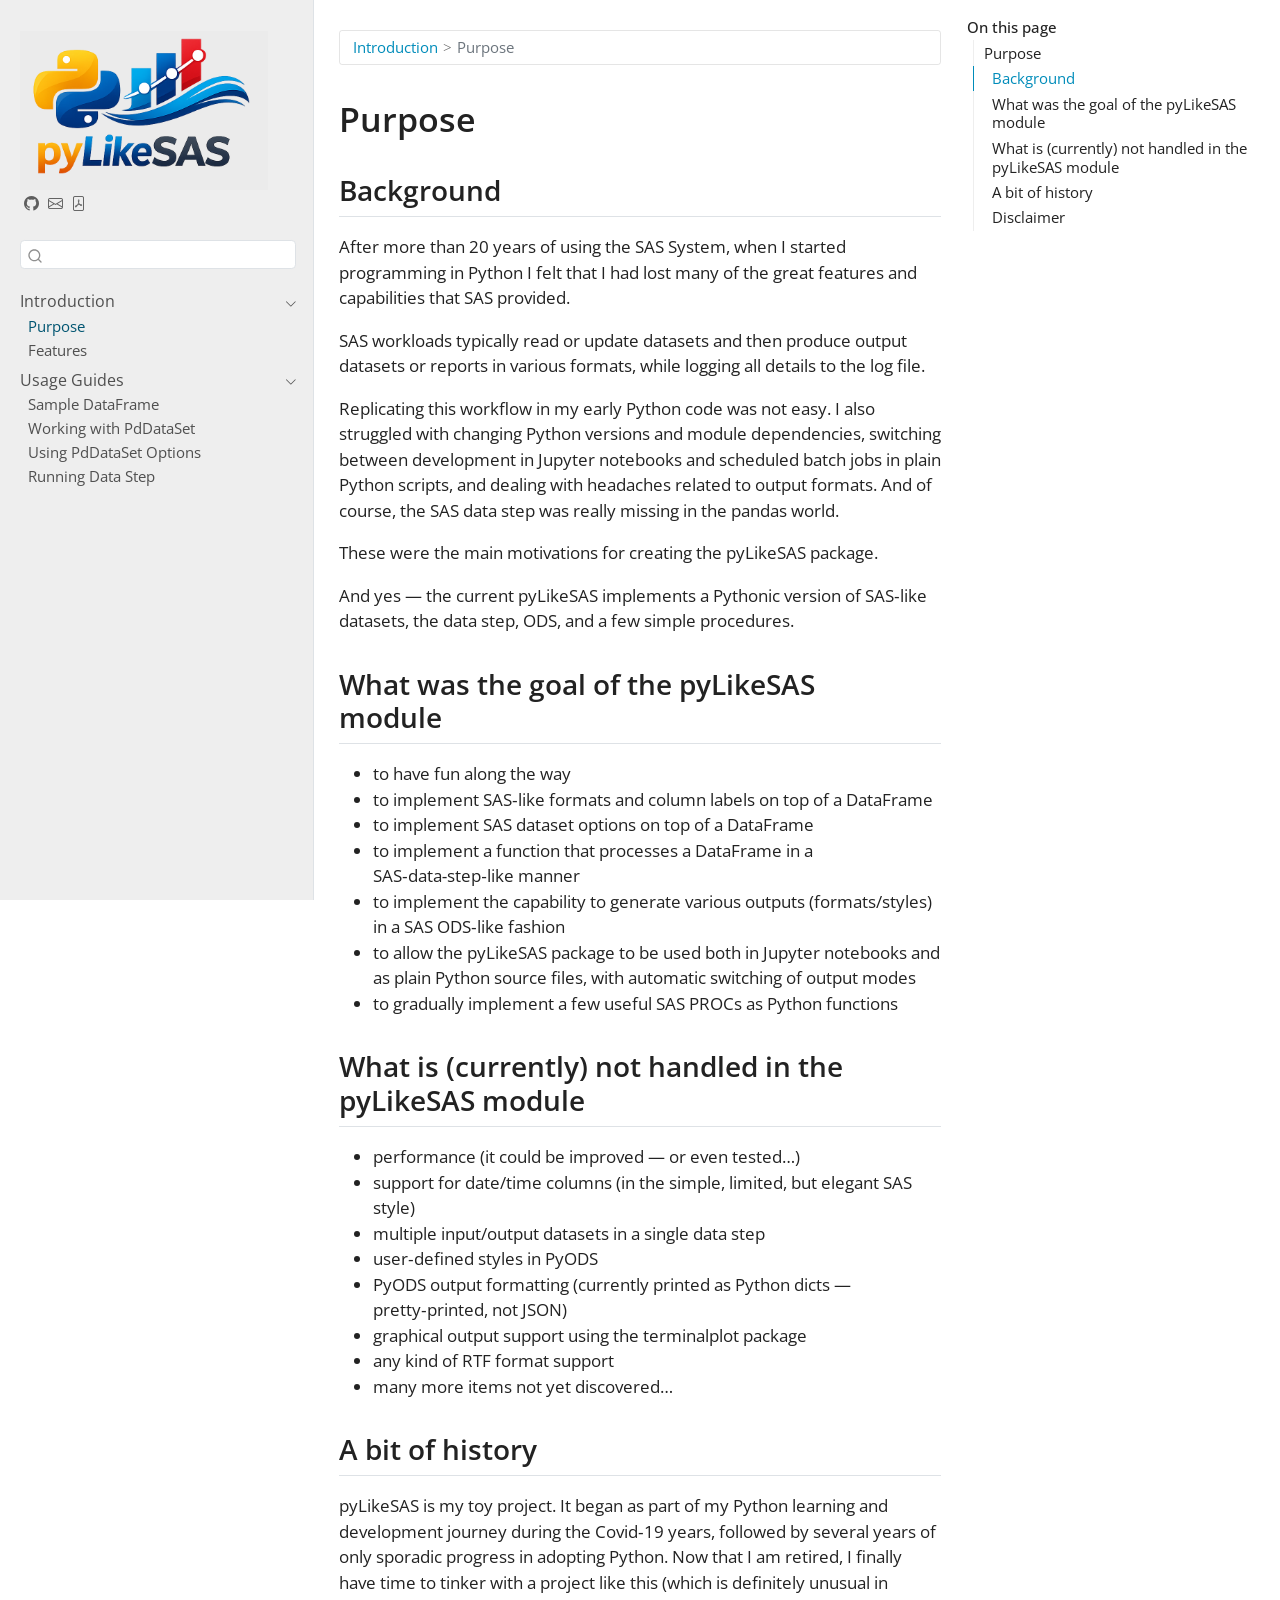
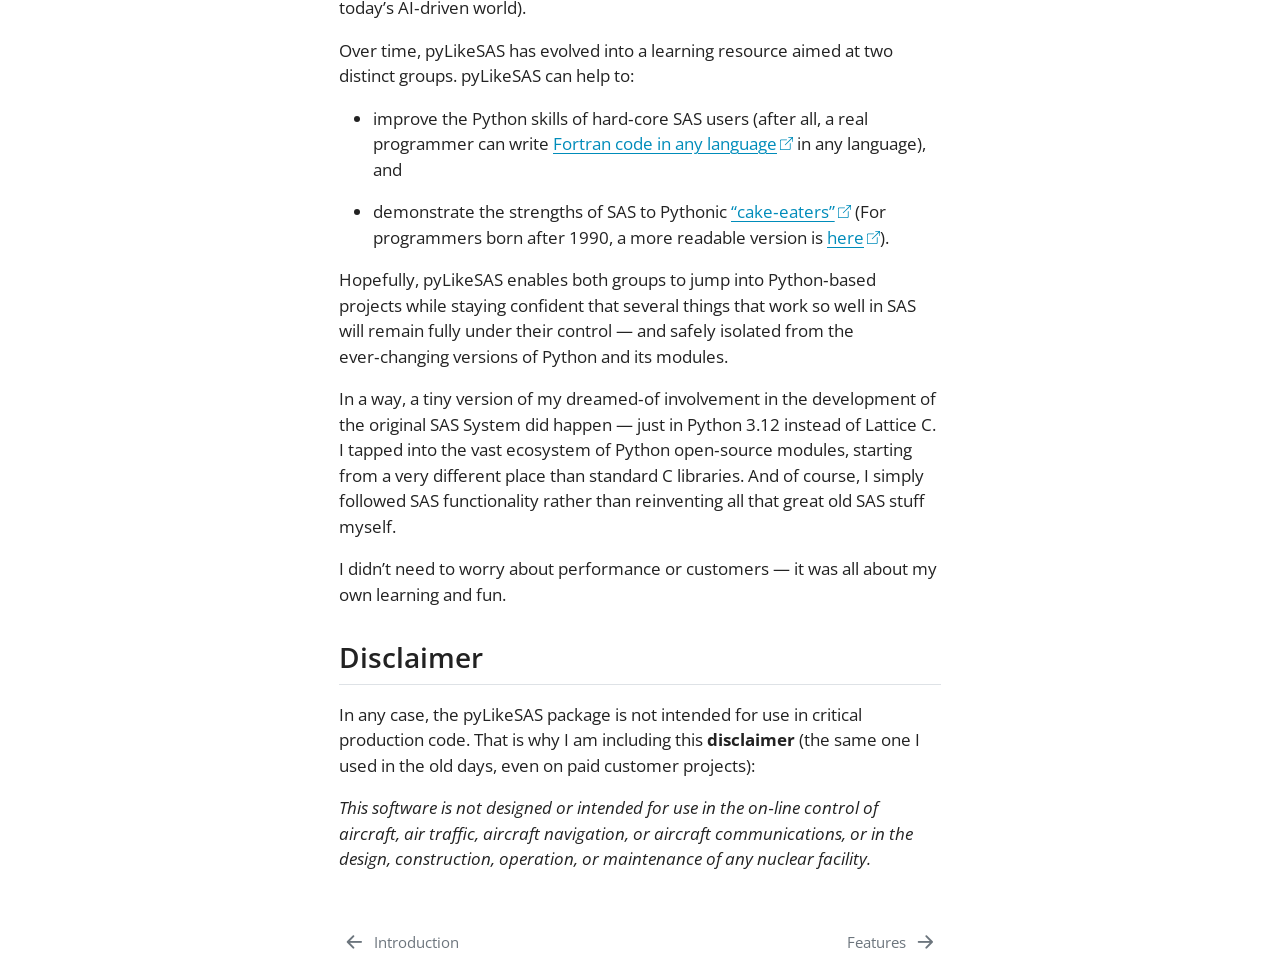
<file: docs/Purpose.html>
<!DOCTYPE html>
<html xmlns="http://www.w3.org/1999/xhtml" lang="en" xml:lang="en"><head>

<meta charset="utf-8">
<meta name="generator" content="quarto-1.9.36">

<meta name="viewport" content="width=device-width, initial-scale=1.0, user-scalable=yes">


<title>purpose</title>
<style>
/* Default styles provided by pandoc.
** See https://pandoc.org/MANUAL.html#variables-for-html for config info.
*/
code{white-space: pre-wrap;}
span.smallcaps{font-variant: small-caps;}
div.columns{display: flex; gap: min(4vw, 1.5em);}
div.column{flex: auto; overflow-x: auto;}
div.hanging-indent{margin-left: 1.5em; text-indent: -1.5em;}
ul.task-list{list-style: none;}
ul.task-list li input[type="checkbox"] {
  width: 0.8em;
  margin: 0 0.8em 0.2em -1em; /* quarto-specific, see https://github.com/quarto-dev/quarto-cli/issues/4556 */ 
  vertical-align: middle;
}
</style>


<script src="site_libs/quarto-nav/quarto-nav.js"></script>
<script src="site_libs/quarto-nav/headroom.min.js"></script>
<script src="site_libs/clipboard/clipboard.min.js"></script>
<script src="site_libs/quarto-search/autocomplete.umd.js"></script>
<script src="site_libs/quarto-search/fuse.min.js"></script>
<script src="site_libs/quarto-search/quarto-search.js"></script>
<meta name="quarto:offset" content="./">
<link href="./pyLikeSAS.html" rel="next">
<link href="./index.html" rel="prev">
<script src="site_libs/quarto-html/quarto.js" type="module"></script>
<script src="site_libs/quarto-html/tabsets/tabsets.js" type="module"></script>
<script src="site_libs/quarto-html/popper.min.js"></script>
<script src="site_libs/quarto-html/tippy.umd.min.js"></script>
<script src="site_libs/quarto-html/anchor.min.js"></script>
<link href="site_libs/quarto-html/tippy.css" rel="stylesheet">
<link href="site_libs/quarto-html/quarto-syntax-highlighting-6b946396810233e5ce30c40e93c9c235.css" rel="stylesheet" id="quarto-text-highlighting-styles">
<script src="site_libs/bootstrap/bootstrap.min.js"></script>
<link href="site_libs/bootstrap/bootstrap-icons.css" rel="stylesheet">
<link href="site_libs/bootstrap/bootstrap-2acffc712711a44db399ac0c8c49660f.min.css" rel="stylesheet" append-hash="true" id="quarto-bootstrap" data-mode="light">
<script id="quarto-search-options" type="application/json">{
  "location": "sidebar",
  "copy-button": false,
  "collapse-after": 3,
  "panel-placement": "start",
  "type": "textbox",
  "limit": 50,
  "keyboard-shortcut": [
    "f",
    "/",
    "s"
  ],
  "show-item-context": false,
  "language": {
    "search-no-results-text": "No results",
    "search-matching-documents-text": "matching documents",
    "search-copy-link-title": "Copy link to search",
    "search-hide-matches-text": "Hide additional matches",
    "search-more-match-text": "more match in this document",
    "search-more-matches-text": "more matches in this document",
    "search-clear-button-title": "Clear",
    "search-text-placeholder": "",
    "search-detached-cancel-button-title": "Cancel",
    "search-submit-button-title": "Submit",
    "search-label": "Search"
  }
}</script>


<link rel="stylesheet" href="styles.css">
</head>

<body class="nav-sidebar docked quarto-light">

<div id="quarto-search-results"></div>
  <header id="quarto-header" class="headroom fixed-top">
  <nav class="quarto-secondary-nav">
    <div class="container-fluid d-flex">
      <button type="button" class="quarto-btn-toggle btn" data-bs-toggle="collapse" role="button" data-bs-target=".quarto-sidebar-collapse-item" aria-controls="quarto-sidebar" aria-expanded="false" aria-label="Toggle sidebar navigation" onclick="if (window.quartoToggleHeadroom) { window.quartoToggleHeadroom(); }">
        <i class="bi bi-layout-text-sidebar-reverse"></i>
      </button>
        <nav class="quarto-page-breadcrumbs" aria-label="breadcrumb"><ol class="breadcrumb"><li class="breadcrumb-item"><a href="./index.html">Introduction</a></li><li class="breadcrumb-item"><a href="./Purpose.html">Purpose</a></li></ol></nav>
        <a class="flex-grow-1" role="navigation" data-bs-toggle="collapse" data-bs-target=".quarto-sidebar-collapse-item" aria-controls="quarto-sidebar" aria-expanded="false" aria-label="Toggle sidebar navigation" onclick="if (window.quartoToggleHeadroom) { window.quartoToggleHeadroom(); }">      
        </a>
      <button type="button" class="btn quarto-search-button" aria-label="Search" onclick="window.quartoOpenSearch();">
        <i class="bi bi-search"></i>
      </button>
    </div>
  </nav>
</header>
<!-- content -->
<div id="quarto-content" class="quarto-container page-columns page-rows-contents page-layout-full">
<!-- sidebar -->
  <nav id="quarto-sidebar" class="sidebar collapse collapse-horizontal quarto-sidebar-collapse-item sidebar-navigation docked overflow-auto">
    <div class="pt-lg-2 mt-2 text-left sidebar-header">
      <a href="./index.html" class="sidebar-logo-link">
      <img src="./images/pyLikeSAS_logo.png" alt="pyLikeSAS Documentation" class="sidebar-logo light-content py-0 d-lg-inline d-none">
      <img src="./images/pyLikeSAS_logo.png" alt="pyLikeSAS Documentation" class="sidebar-logo dark-content py-0 d-lg-inline d-none">
      </a>
      <div class="sidebar-tools-main tools-wide">
    <a href="https://github.com/PulpanJ/pyLikeSAS" title="" class="quarto-navigation-tool px-1" aria-label=""><i class="bi bi-github"></i></a>
    <a href="mailto:pulpanj@volny.cz" title="" class="quarto-navigation-tool px-1" aria-label=""><i class="bi bi-envelope"></i></a>
    <a href="./mybook.pdf" title="" class="quarto-navigation-tool px-1" aria-label=""><i class="bi bi-file-pdf"></i></a>
</div>
      </div>
        <div class="mt-2 flex-shrink-0 align-items-center">
        <div class="sidebar-search">
        <div id="quarto-search" class="" title="Search"></div>
        </div>
        </div>
    <div class="sidebar-menu-container"> 
    <ul class="list-unstyled mt-1">
        <li class="sidebar-item sidebar-item-section">
      <div class="sidebar-item-container"> 
            <a href="./index.html" class="sidebar-item-text sidebar-link">
 <span class="menu-text">Introduction</span></a>
          <a class="sidebar-item-toggle text-start" data-bs-toggle="collapse" data-bs-target="#" role="navigation" aria-expanded="true" aria-label="Toggle section">
            <i class="bi bi-chevron-right ms-2"></i>
          </a> 
      </div>
      <ul id="" class="collapse list-unstyled sidebar-section depth1 show">  
          <li class="sidebar-item">
  <div class="sidebar-item-container"> 
  <a href="./Purpose.html" class="sidebar-item-text sidebar-link active">
 <span class="menu-text">Purpose</span></a>
  </div>
</li>
          <li class="sidebar-item">
  <div class="sidebar-item-container"> 
  <a href="./pyLikeSAS.html" class="sidebar-item-text sidebar-link">
 <span class="menu-text">Features</span></a>
  </div>
</li>
      </ul>
  </li>
        <li class="sidebar-item sidebar-item-section">
      <div class="sidebar-item-container"> 
            <a class="sidebar-item-text sidebar-link text-start" data-bs-toggle="collapse" data-bs-target="#quarto-sidebar-section-1" role="navigation" aria-expanded="true">
 <span class="menu-text">Usage Guides</span></a>
          <a class="sidebar-item-toggle text-start" data-bs-toggle="collapse" data-bs-target="#quarto-sidebar-section-1" role="navigation" aria-expanded="true" aria-label="Toggle section">
            <i class="bi bi-chevron-right ms-2"></i>
          </a> 
      </div>
      <ul id="quarto-sidebar-section-1" class="collapse list-unstyled sidebar-section depth1 show">  
          <li class="sidebar-item">
  <div class="sidebar-item-container"> 
  <a href="./SampleDataFrame.html" class="sidebar-item-text sidebar-link">
 <span class="menu-text">Sample DataFrame</span></a>
  </div>
</li>
          <li class="sidebar-item">
  <div class="sidebar-item-container"> 
  <a href="./WorkingwithPdDataSet.html" class="sidebar-item-text sidebar-link">
 <span class="menu-text">Working with PdDataSet</span></a>
  </div>
</li>
          <li class="sidebar-item">
  <div class="sidebar-item-container"> 
  <a href="./UsageofPdDataSetoptions.html" class="sidebar-item-text sidebar-link">
 <span class="menu-text">Using PdDataSet Options</span></a>
  </div>
</li>
          <li class="sidebar-item">
  <div class="sidebar-item-container"> 
  <a href="./ImplementationofDataStep.html" class="sidebar-item-text sidebar-link">
 <span class="menu-text">Running Data Step</span></a>
  </div>
</li>
      </ul>
  </li>
    </ul>
    </div>
</nav>
<div id="quarto-sidebar-glass" class="quarto-sidebar-collapse-item" data-bs-toggle="collapse" data-bs-target=".quarto-sidebar-collapse-item"></div>
<!-- margin-sidebar -->
    <div id="quarto-margin-sidebar" class="sidebar margin-sidebar">
        <nav id="TOC" role="doc-toc" class="toc-active" data-toc-expanded="-1">
    <h2 id="toc-title">On this page</h2>
   
  <ul>
  <li><a href="#purpose" id="toc-purpose" class="nav-link active" data-scroll-target="#purpose">Purpose</a>
  <ul>
  <li><a href="#background" id="toc-background" class="nav-link" data-scroll-target="#background">Background</a></li>
  <li><a href="#what-was-the-goal-of-the-pylikesas-module" id="toc-what-was-the-goal-of-the-pylikesas-module" class="nav-link" data-scroll-target="#what-was-the-goal-of-the-pylikesas-module">What was the goal of the pyLikeSAS module</a></li>
  <li><a href="#what-is-currently-not-handled-in-the-pylikesas-module" id="toc-what-is-currently-not-handled-in-the-pylikesas-module" class="nav-link" data-scroll-target="#what-is-currently-not-handled-in-the-pylikesas-module">What is (currently) not handled in the pyLikeSAS module</a></li>
  <li><a href="#a-bit-of-history" id="toc-a-bit-of-history" class="nav-link" data-scroll-target="#a-bit-of-history">A bit of history</a></li>
  <li><a href="#disclaimer" id="toc-disclaimer" class="nav-link" data-scroll-target="#disclaimer">Disclaimer</a></li>
  </ul></li>
  </ul>
</nav>
    </div>
<!-- main -->
<main class="content column-body" id="quarto-document-content"><header id="title-block-header" class="quarto-title-block"><nav class="quarto-page-breadcrumbs quarto-title-breadcrumbs d-none d-lg-block" aria-label="breadcrumb"><ol class="breadcrumb"><li class="breadcrumb-item"><a href="./index.html">Introduction</a></li><li class="breadcrumb-item"><a href="./Purpose.html">Purpose</a></li></ol></nav></header>




<section id="purpose" class="level1">
<h1>Purpose</h1>
<section id="background" class="level2">
<h2 class="anchored" data-anchor-id="background">Background</h2>
<p>After more than 20 years of using the SAS System, when I started programming in Python I felt that I had lost many of the great features and capabilities that SAS provided.</p>
<p>SAS workloads typically read or update datasets and then produce output datasets or reports in various formats, while logging all details to the log file.</p>
<p>Replicating this workflow in my early Python code was not easy. I also struggled with changing Python versions and module dependencies, switching between development in Jupyter notebooks and scheduled batch jobs in plain Python scripts, and dealing with headaches related to output formats. And of course, the SAS data step was really missing in the pandas world.</p>
<p>These were the main motivations for creating the pyLikeSAS package.</p>
<p>And yes — the current pyLikeSAS implements a Pythonic version of SAS‑like datasets, the data step, ODS, and a few simple procedures.</p>
</section>
<section id="what-was-the-goal-of-the-pylikesas-module" class="level2">
<h2 class="anchored" data-anchor-id="what-was-the-goal-of-the-pylikesas-module">What was the goal of the pyLikeSAS module</h2>
<ul>
<li>to have fun along the way</li>
<li>to implement SAS‑like formats and column labels on top of a DataFrame</li>
<li>to implement SAS dataset options on top of a DataFrame</li>
<li>to implement a function that processes a DataFrame in a SAS‑data‑step‑like manner</li>
<li>to implement the capability to generate various outputs (formats/styles) in a SAS ODS‑like fashion</li>
<li>to allow the pyLikeSAS package to be used both in Jupyter notebooks and as plain Python source files, with automatic switching of output modes</li>
<li>to gradually implement a few useful SAS PROCs as Python functions</li>
</ul>
</section>
<section id="what-is-currently-not-handled-in-the-pylikesas-module" class="level2">
<h2 class="anchored" data-anchor-id="what-is-currently-not-handled-in-the-pylikesas-module">What is (currently) not handled in the pyLikeSAS module</h2>
<ul>
<li>performance (it could be improved — or even tested…)</li>
<li>support for date/time columns (in the simple, limited, but elegant SAS style)</li>
<li>multiple input/output datasets in a single data step</li>
<li>user‑defined styles in PyODS</li>
<li>PyODS output formatting (currently printed as Python dicts — pretty‑printed, not JSON)</li>
<li>graphical output support using the terminalplot package</li>
<li>any kind of RTF format support</li>
<li>many more items not yet discovered…</li>
</ul>
</section>
<section id="a-bit-of-history" class="level2">
<h2 class="anchored" data-anchor-id="a-bit-of-history">A bit of history</h2>
<p>pyLikeSAS is my toy project. It began as part of my Python learning and development journey during the Covid‑19 years, followed by several years of only sporadic progress in adopting Python. Now that I am retired, I finally have time to tinker with a project like this (which is definitely unusual in today’s AI‑driven world).</p>
<p>Over time, pyLikeSAS has evolved into a learning resource aimed at two distinct groups. pyLikeSAS can help to:</p>
<ul>
<li><p>improve the Python skills of hard‑core SAS users (after all, a real programmer can write <a href="https://www.astronom.cz/jch/realprg/RealProgramersDontUsePascal.html">Fortran code in any language</a> in any language), and</p></li>
<li><p>demonstrate the strengths of SAS to Pythonic <a href="https://www.astronom.cz/jch/realprg/RealProgramersDontUsePascal.html">“cake‑eaters”</a> (For programmers born after 1990, a more readable version is <a href="https://pbm.com/~lindahl/real.programmers.html">here</a>).</p></li>
</ul>
<p>Hopefully, pyLikeSAS enables both groups to jump into Python‑based projects while staying confident that several things that work so well in SAS will remain fully under their control — and safely isolated from the ever‑changing versions of Python and its modules.</p>
<p>In a way, a tiny version of my dreamed‑of involvement in the development of the original SAS System did happen — just in Python 3.12 instead of Lattice C. I tapped into the vast ecosystem of Python open‑source modules, starting from a very different place than standard C libraries. And of course, I simply followed SAS functionality rather than reinventing all that great old SAS stuff myself.</p>
<p>I didn’t need to worry about performance or customers — it was all about my own learning and fun.</p>
</section>
<section id="disclaimer" class="level2">
<h2 class="anchored" data-anchor-id="disclaimer">Disclaimer</h2>
<p>In any case, the pyLikeSAS package is not intended for use in critical production code. That is why I am including this <strong>disclaimer</strong> (the same one I used in the old days, even on paid customer projects):</p>
<p><em>This software is not designed or intended for use in the on‑line control of aircraft, air traffic, aircraft navigation, or aircraft communications, or in the design, construction, operation, or maintenance of any nuclear facility.</em></p>


</section>
</section>

<a onclick="window.scrollTo(0, 0); return false;" role="button" id="quarto-back-to-top"><i class="bi bi-arrow-up"></i> Back to top</a></main> <!-- /main -->
<script id="quarto-html-after-body" type="application/javascript">
  window.document.addEventListener("DOMContentLoaded", function (event) {
    const icon = "";
    const anchorJS = new window.AnchorJS();
    anchorJS.options = {
      placement: 'right',
      icon: icon
    };
    anchorJS.add('.anchored');
    const isCodeAnnotation = (el) => {
      for (const clz of el.classList) {
        if (clz.startsWith('code-annotation-')) {                     
          return true;
        }
      }
      return false;
    }
    const onCopySuccess = function(e) {
      // button target
      const button = e.trigger;
      // don't keep focus
      button.blur();
      // flash "checked"
      button.classList.add('code-copy-button-checked');
      var currentTitle = button.getAttribute("title");
      button.setAttribute("title", "Copied!");
      let tooltip;
      if (window.bootstrap) {
        button.setAttribute("data-bs-toggle", "tooltip");
        button.setAttribute("data-bs-placement", "left");
        button.setAttribute("data-bs-title", "Copied!");
        tooltip = new bootstrap.Tooltip(button, 
          { trigger: "manual", 
            customClass: "code-copy-button-tooltip",
            offset: [0, -8]});
        tooltip.show();    
      }
      setTimeout(function() {
        if (tooltip) {
          tooltip.hide();
          button.removeAttribute("data-bs-title");
          button.removeAttribute("data-bs-toggle");
          button.removeAttribute("data-bs-placement");
        }
        button.setAttribute("title", currentTitle);
        button.classList.remove('code-copy-button-checked');
      }, 1000);
      // clear code selection
      e.clearSelection();
    }
    const getTextToCopy = function(trigger) {
      const outerScaffold = trigger.parentElement.cloneNode(true);
      const codeEl = outerScaffold.querySelector('code');
      for (const childEl of codeEl.children) {
        if (isCodeAnnotation(childEl)) {
          childEl.remove();
        }
      }
      return codeEl.innerText;
    }
    const clipboard = new window.ClipboardJS('.code-copy-button:not([data-in-quarto-modal])', {
      text: getTextToCopy
    });
    clipboard.on('success', onCopySuccess);
    if (window.document.getElementById('quarto-embedded-source-code-modal')) {
      const clipboardModal = new window.ClipboardJS('.code-copy-button[data-in-quarto-modal]', {
        text: getTextToCopy,
        container: window.document.getElementById('quarto-embedded-source-code-modal')
      });
      clipboardModal.on('success', onCopySuccess);
    }
      var localhostRegex = new RegExp(/^(?:http|https):\/\/localhost\:?[0-9]*\//);
      var mailtoRegex = new RegExp(/^mailto:/);
        var filterRegex = new RegExp('/' + window.location.host + '/');
      var isInternal = (href) => {
          return filterRegex.test(href) || localhostRegex.test(href) || mailtoRegex.test(href);
      }
      // Inspect non-navigation links and adorn them if external
     var links = window.document.querySelectorAll('a[href]:not(.nav-link):not(.navbar-brand):not(.toc-action):not(.sidebar-link):not(.sidebar-item-toggle):not(.pagination-link):not(.no-external):not([aria-hidden]):not(.dropdown-item):not(.quarto-navigation-tool):not(.about-link)');
      for (var i=0; i<links.length; i++) {
        const link = links[i];
        if (!isInternal(link.href)) {
          // undo the damage that might have been done by quarto-nav.js in the case of
          // links that we want to consider external
          if (link.dataset.originalHref !== undefined) {
            link.href = link.dataset.originalHref;
          }
            // target, if specified
            link.setAttribute("target", "_blank");
            if (link.getAttribute("rel") === null) {
              link.setAttribute("rel", "noopener");
            }
            // default icon
            link.classList.add("external");
        }
      }
    function tippyHover(el, contentFn, onTriggerFn, onUntriggerFn) {
      const config = {
        allowHTML: true,
        maxWidth: 500,
        delay: 100,
        arrow: false,
        appendTo: function(el) {
            return el.parentElement;
        },
        interactive: true,
        interactiveBorder: 10,
        theme: 'quarto',
        placement: 'bottom-start',
      };
      if (contentFn) {
        config.content = contentFn;
      }
      if (onTriggerFn) {
        config.onTrigger = onTriggerFn;
      }
      if (onUntriggerFn) {
        config.onUntrigger = onUntriggerFn;
      }
      window.tippy(el, config); 
    }
    const noterefs = window.document.querySelectorAll('a[role="doc-noteref"]');
    for (var i=0; i<noterefs.length; i++) {
      const ref = noterefs[i];
      tippyHover(ref, function() {
        // use id or data attribute instead here
        let href = ref.getAttribute('data-footnote-href') || ref.getAttribute('href');
        try { href = new URL(href).hash; } catch {}
        const id = href.replace(/^#\/?/, "");
        const note = window.document.getElementById(id);
        if (note) {
          return note.innerHTML;
        } else {
          return "";
        }
      });
    }
    const xrefs = window.document.querySelectorAll('a.quarto-xref');
    const processXRef = (id, note) => {
      // Strip column container classes
      const stripColumnClz = (el) => {
        el.classList.remove("page-full", "page-columns");
        if (el.children) {
          for (const child of el.children) {
            stripColumnClz(child);
          }
        }
      }
      stripColumnClz(note)
      if (id === null || id.startsWith('sec-')) {
        // Special case sections, only their first couple elements
        const container = document.createElement("div");
        if (note.children && note.children.length > 2) {
          container.appendChild(note.children[0].cloneNode(true));
          for (let i = 1; i < note.children.length; i++) {
            const child = note.children[i];
            if (child.tagName === "P" && child.innerText === "") {
              continue;
            } else {
              container.appendChild(child.cloneNode(true));
              break;
            }
          }
          if (window.Quarto?.typesetMath) {
            window.Quarto.typesetMath(container);
          }
          return container.innerHTML
        } else {
          if (window.Quarto?.typesetMath) {
            window.Quarto.typesetMath(note);
          }
          return note.innerHTML;
        }
      } else {
        // Remove any anchor links if they are present
        const anchorLink = note.querySelector('a.anchorjs-link');
        if (anchorLink) {
          anchorLink.remove();
        }
        if (window.Quarto?.typesetMath) {
          window.Quarto.typesetMath(note);
        }
        if (note.classList.contains("callout")) {
          return note.outerHTML;
        } else {
          return note.innerHTML;
        }
      }
    }
    for (var i=0; i<xrefs.length; i++) {
      const xref = xrefs[i];
      tippyHover(xref, undefined, function(instance) {
        instance.disable();
        let url = xref.getAttribute('href');
        let hash = undefined; 
        if (url.startsWith('#')) {
          hash = url;
        } else {
          try { hash = new URL(url).hash; } catch {}
        }
        if (hash) {
          const id = hash.replace(/^#\/?/, "");
          const note = window.document.getElementById(id);
          if (note !== null) {
            try {
              const html = processXRef(id, note.cloneNode(true));
              instance.setContent(html);
            } finally {
              instance.enable();
              instance.show();
            }
          } else {
            // See if we can fetch this
            fetch(url.split('#')[0])
            .then(res => res.text())
            .then(html => {
              const parser = new DOMParser();
              const htmlDoc = parser.parseFromString(html, "text/html");
              const note = htmlDoc.getElementById(id);
              if (note !== null) {
                const html = processXRef(id, note);
                instance.setContent(html);
              } 
            }).finally(() => {
              instance.enable();
              instance.show();
            });
          }
        } else {
          // See if we can fetch a full url (with no hash to target)
          // This is a special case and we should probably do some content thinning / targeting
          fetch(url)
          .then(res => res.text())
          .then(html => {
            const parser = new DOMParser();
            const htmlDoc = parser.parseFromString(html, "text/html");
            const note = htmlDoc.querySelector('main.content');
            if (note !== null) {
              // This should only happen for chapter cross references
              // (since there is no id in the URL)
              // remove the first header
              if (note.children.length > 0 && note.children[0].tagName === "HEADER") {
                note.children[0].remove();
              }
              const html = processXRef(null, note);
              instance.setContent(html);
            } 
          }).finally(() => {
            instance.enable();
            instance.show();
          });
        }
      }, function(instance) {
      });
    }
        let selectedAnnoteEl;
        const selectorForAnnotation = ( cell, annotation) => {
          let cellAttr = 'data-code-cell="' + cell + '"';
          let lineAttr = 'data-code-annotation="' +  annotation + '"';
          const selector = 'span[' + cellAttr + '][' + lineAttr + ']';
          return selector;
        }
        const selectCodeLines = (annoteEl) => {
          const doc = window.document;
          const targetCell = annoteEl.getAttribute("data-target-cell");
          const targetAnnotation = annoteEl.getAttribute("data-target-annotation");
          const annoteSpan = window.document.querySelector(selectorForAnnotation(targetCell, targetAnnotation));
          const lines = annoteSpan.getAttribute("data-code-lines").split(",");
          const lineIds = lines.map((line) => {
            return targetCell + "-" + line;
          })
          let top = null;
          let height = null;
          let parent = null;
          if (lineIds.length > 0) {
              //compute the position of the single el (top and bottom and make a div)
              const el = window.document.getElementById(lineIds[0]);
              top = el.offsetTop;
              height = el.offsetHeight;
              parent = el.parentElement.parentElement;
            if (lineIds.length > 1) {
              const lastEl = window.document.getElementById(lineIds[lineIds.length - 1]);
              const bottom = lastEl.offsetTop + lastEl.offsetHeight;
              height = bottom - top;
            }
            if (top !== null && height !== null && parent !== null) {
              // cook up a div (if necessary) and position it 
              let div = window.document.getElementById("code-annotation-line-highlight");
              if (div === null) {
                div = window.document.createElement("div");
                div.setAttribute("id", "code-annotation-line-highlight");
                div.style.position = 'absolute';
                parent.appendChild(div);
              }
              div.style.top = top - 2 + "px";
              div.style.height = height + 4 + "px";
              div.style.left = 0;
              let gutterDiv = window.document.getElementById("code-annotation-line-highlight-gutter");
              if (gutterDiv === null) {
                gutterDiv = window.document.createElement("div");
                gutterDiv.setAttribute("id", "code-annotation-line-highlight-gutter");
                gutterDiv.style.position = 'absolute';
                const codeCell = window.document.getElementById(targetCell);
                const gutter = codeCell.querySelector('.code-annotation-gutter');
                gutter.appendChild(gutterDiv);
              }
              gutterDiv.style.top = top - 2 + "px";
              gutterDiv.style.height = height + 4 + "px";
            }
            selectedAnnoteEl = annoteEl;
          }
        };
        const unselectCodeLines = () => {
          const elementsIds = ["code-annotation-line-highlight", "code-annotation-line-highlight-gutter"];
          elementsIds.forEach((elId) => {
            const div = window.document.getElementById(elId);
            if (div) {
              div.remove();
            }
          });
          selectedAnnoteEl = undefined;
        };
          // Handle positioning of the toggle
      window.addEventListener(
        "resize",
        throttle(() => {
          elRect = undefined;
          if (selectedAnnoteEl) {
            selectCodeLines(selectedAnnoteEl);
          }
        }, 10)
      );
      function throttle(fn, ms) {
      let throttle = false;
      let timer;
        return (...args) => {
          if(!throttle) { // first call gets through
              fn.apply(this, args);
              throttle = true;
          } else { // all the others get throttled
              if(timer) clearTimeout(timer); // cancel #2
              timer = setTimeout(() => {
                fn.apply(this, args);
                timer = throttle = false;
              }, ms);
          }
        };
      }
        // Attach click handler to the DT
        const annoteDls = window.document.querySelectorAll('dt[data-target-cell]');
        for (const annoteDlNode of annoteDls) {
          annoteDlNode.addEventListener('click', (event) => {
            const clickedEl = event.target;
            if (clickedEl !== selectedAnnoteEl) {
              unselectCodeLines();
              const activeEl = window.document.querySelector('dt[data-target-cell].code-annotation-active');
              if (activeEl) {
                activeEl.classList.remove('code-annotation-active');
              }
              selectCodeLines(clickedEl);
              clickedEl.classList.add('code-annotation-active');
            } else {
              // Unselect the line
              unselectCodeLines();
              clickedEl.classList.remove('code-annotation-active');
            }
          });
        }
    const findCites = (el) => {
      const parentEl = el.parentElement;
      if (parentEl) {
        const cites = parentEl.dataset.cites;
        if (cites) {
          return {
            el,
            cites: cites.split(' ')
          };
        } else {
          return findCites(el.parentElement)
        }
      } else {
        return undefined;
      }
    };
    var bibliorefs = window.document.querySelectorAll('a[role="doc-biblioref"]');
    for (var i=0; i<bibliorefs.length; i++) {
      const ref = bibliorefs[i];
      const citeInfo = findCites(ref);
      if (citeInfo) {
        tippyHover(citeInfo.el, function() {
          var popup = window.document.createElement('div');
          citeInfo.cites.forEach(function(cite) {
            var citeDiv = window.document.createElement('div');
            citeDiv.classList.add('hanging-indent');
            citeDiv.classList.add('csl-entry');
            var biblioDiv = window.document.getElementById('ref-' + cite);
            if (biblioDiv) {
              citeDiv.innerHTML = biblioDiv.innerHTML;
            }
            popup.appendChild(citeDiv);
          });
          return popup.innerHTML;
        });
      }
    }
  });
  </script>
<nav class="page-navigation column-body">
  <div class="nav-page nav-page-previous">
      <a href="./index.html" class="pagination-link" aria-label="Introduction">
        <i class="bi bi-arrow-left-short"></i> <span class="nav-page-text">Introduction</span>
      </a>          
  </div>
  <div class="nav-page nav-page-next">
      <a href="./pyLikeSAS.html" class="pagination-link" aria-label="Features">
        <span class="nav-page-text">Features</span> <i class="bi bi-arrow-right-short"></i>
      </a>
  </div>
</nav>
</div> <!-- /content -->




</body></html>
</file>
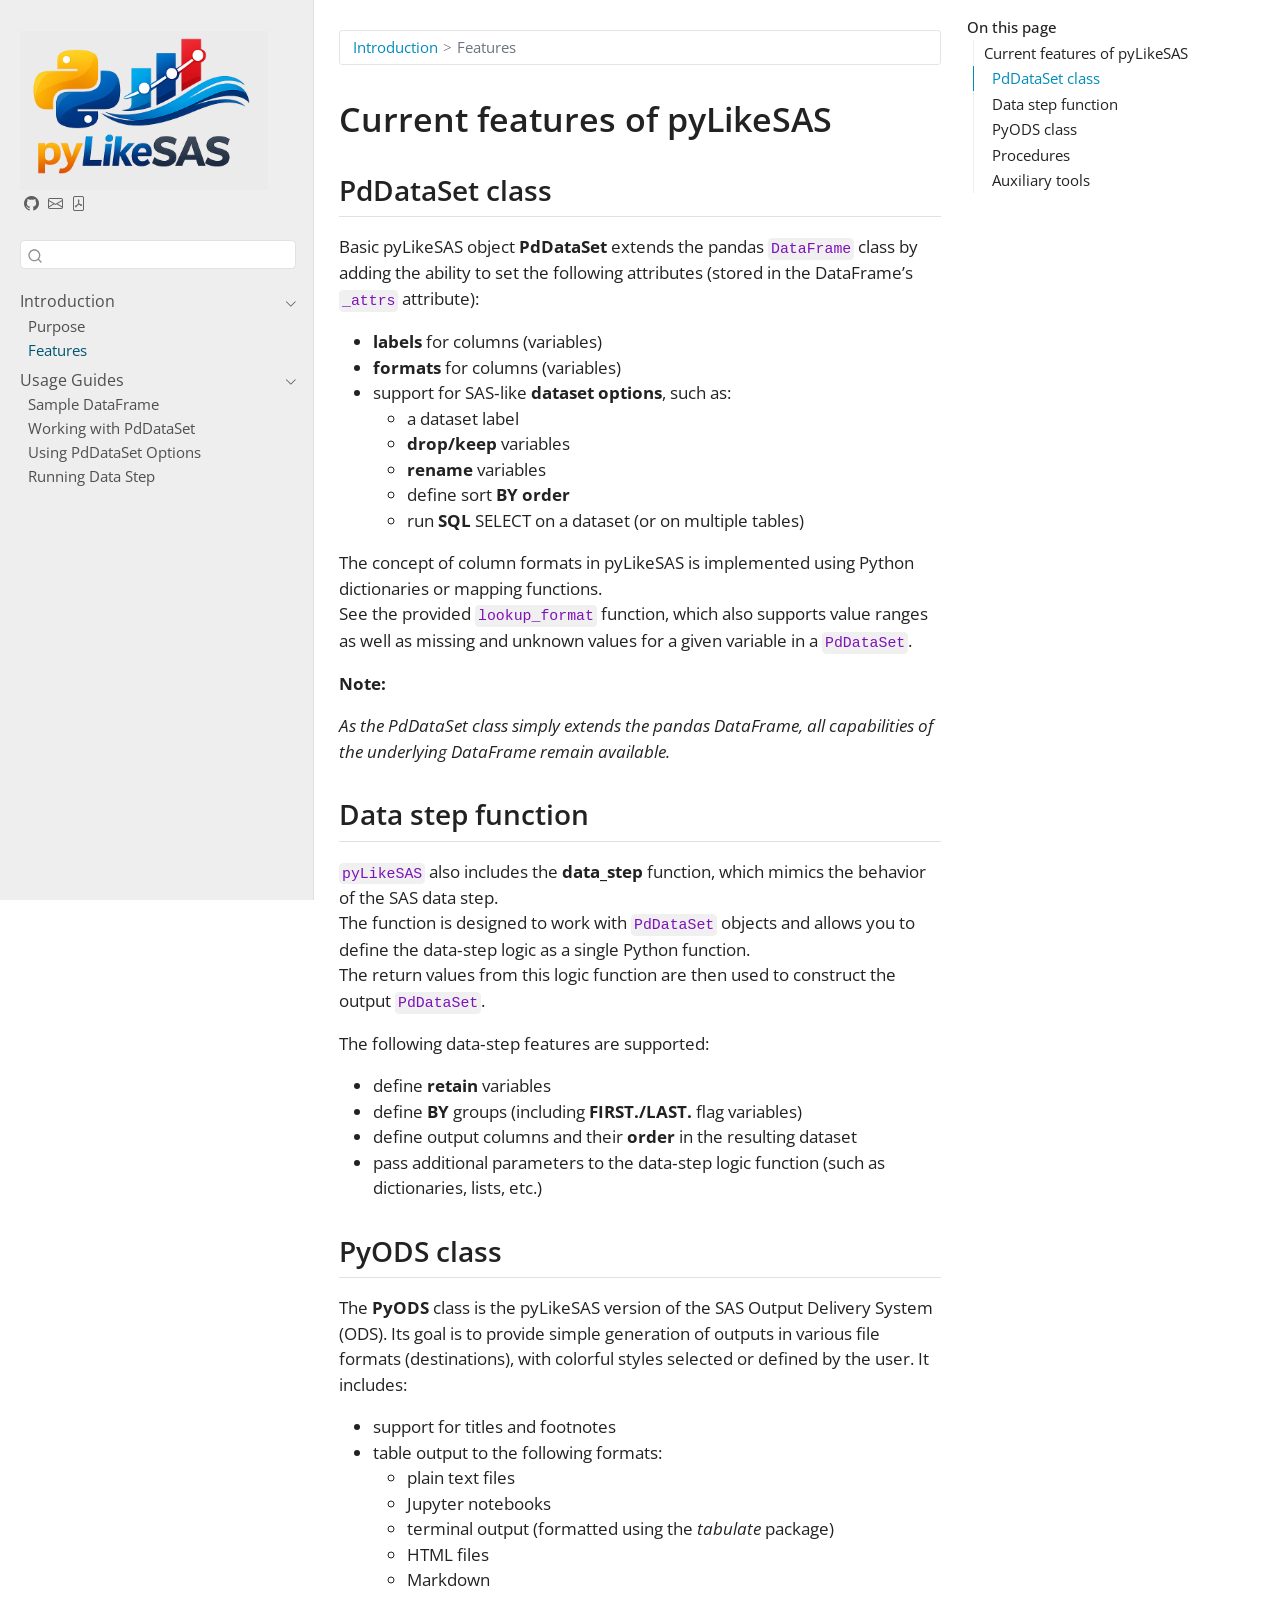
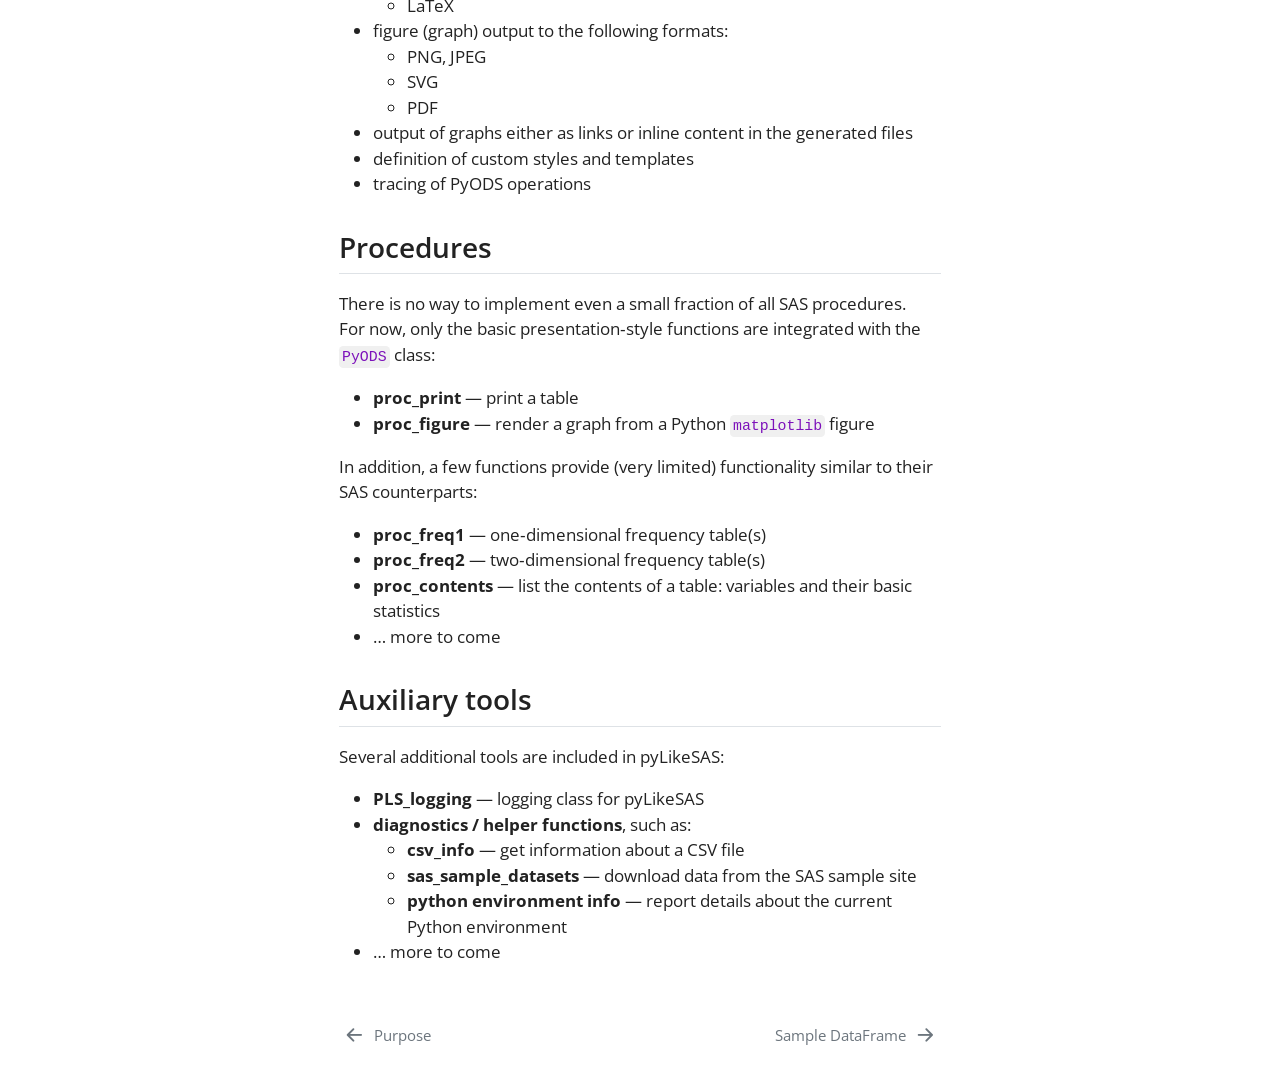
<file: docs/pyLikeSAS.html>
<!DOCTYPE html>
<html xmlns="http://www.w3.org/1999/xhtml" lang="en" xml:lang="en"><head>

<meta charset="utf-8">
<meta name="generator" content="quarto-1.9.36">

<meta name="viewport" content="width=device-width, initial-scale=1.0, user-scalable=yes">


<title>pylikesas</title>
<style>
/* Default styles provided by pandoc.
** See https://pandoc.org/MANUAL.html#variables-for-html for config info.
*/
code{white-space: pre-wrap;}
span.smallcaps{font-variant: small-caps;}
div.columns{display: flex; gap: min(4vw, 1.5em);}
div.column{flex: auto; overflow-x: auto;}
div.hanging-indent{margin-left: 1.5em; text-indent: -1.5em;}
ul.task-list{list-style: none;}
ul.task-list li input[type="checkbox"] {
  width: 0.8em;
  margin: 0 0.8em 0.2em -1em; /* quarto-specific, see https://github.com/quarto-dev/quarto-cli/issues/4556 */ 
  vertical-align: middle;
}
</style>


<script src="site_libs/quarto-nav/quarto-nav.js"></script>
<script src="site_libs/quarto-nav/headroom.min.js"></script>
<script src="site_libs/clipboard/clipboard.min.js"></script>
<script src="site_libs/quarto-search/autocomplete.umd.js"></script>
<script src="site_libs/quarto-search/fuse.min.js"></script>
<script src="site_libs/quarto-search/quarto-search.js"></script>
<meta name="quarto:offset" content="./">
<link href="./SampleDataFrame.html" rel="next">
<link href="./Purpose.html" rel="prev">
<script src="site_libs/quarto-html/quarto.js" type="module"></script>
<script src="site_libs/quarto-html/tabsets/tabsets.js" type="module"></script>
<script src="site_libs/quarto-html/popper.min.js"></script>
<script src="site_libs/quarto-html/tippy.umd.min.js"></script>
<script src="site_libs/quarto-html/anchor.min.js"></script>
<link href="site_libs/quarto-html/tippy.css" rel="stylesheet">
<link href="site_libs/quarto-html/quarto-syntax-highlighting-6b946396810233e5ce30c40e93c9c235.css" rel="stylesheet" id="quarto-text-highlighting-styles">
<script src="site_libs/bootstrap/bootstrap.min.js"></script>
<link href="site_libs/bootstrap/bootstrap-icons.css" rel="stylesheet">
<link href="site_libs/bootstrap/bootstrap-2acffc712711a44db399ac0c8c49660f.min.css" rel="stylesheet" append-hash="true" id="quarto-bootstrap" data-mode="light">
<script id="quarto-search-options" type="application/json">{
  "location": "sidebar",
  "copy-button": false,
  "collapse-after": 3,
  "panel-placement": "start",
  "type": "textbox",
  "limit": 50,
  "keyboard-shortcut": [
    "f",
    "/",
    "s"
  ],
  "show-item-context": false,
  "language": {
    "search-no-results-text": "No results",
    "search-matching-documents-text": "matching documents",
    "search-copy-link-title": "Copy link to search",
    "search-hide-matches-text": "Hide additional matches",
    "search-more-match-text": "more match in this document",
    "search-more-matches-text": "more matches in this document",
    "search-clear-button-title": "Clear",
    "search-text-placeholder": "",
    "search-detached-cancel-button-title": "Cancel",
    "search-submit-button-title": "Submit",
    "search-label": "Search"
  }
}</script>


<link rel="stylesheet" href="styles.css">
</head>

<body class="nav-sidebar docked quarto-light">

<div id="quarto-search-results"></div>
  <header id="quarto-header" class="headroom fixed-top">
  <nav class="quarto-secondary-nav">
    <div class="container-fluid d-flex">
      <button type="button" class="quarto-btn-toggle btn" data-bs-toggle="collapse" role="button" data-bs-target=".quarto-sidebar-collapse-item" aria-controls="quarto-sidebar" aria-expanded="false" aria-label="Toggle sidebar navigation" onclick="if (window.quartoToggleHeadroom) { window.quartoToggleHeadroom(); }">
        <i class="bi bi-layout-text-sidebar-reverse"></i>
      </button>
        <nav class="quarto-page-breadcrumbs" aria-label="breadcrumb"><ol class="breadcrumb"><li class="breadcrumb-item"><a href="./index.html">Introduction</a></li><li class="breadcrumb-item"><a href="./pyLikeSAS.html">Features</a></li></ol></nav>
        <a class="flex-grow-1" role="navigation" data-bs-toggle="collapse" data-bs-target=".quarto-sidebar-collapse-item" aria-controls="quarto-sidebar" aria-expanded="false" aria-label="Toggle sidebar navigation" onclick="if (window.quartoToggleHeadroom) { window.quartoToggleHeadroom(); }">      
        </a>
      <button type="button" class="btn quarto-search-button" aria-label="Search" onclick="window.quartoOpenSearch();">
        <i class="bi bi-search"></i>
      </button>
    </div>
  </nav>
</header>
<!-- content -->
<div id="quarto-content" class="quarto-container page-columns page-rows-contents page-layout-full">
<!-- sidebar -->
  <nav id="quarto-sidebar" class="sidebar collapse collapse-horizontal quarto-sidebar-collapse-item sidebar-navigation docked overflow-auto">
    <div class="pt-lg-2 mt-2 text-left sidebar-header">
      <a href="./index.html" class="sidebar-logo-link">
      <img src="./images/pyLikeSAS_logo.png" alt="pyLikeSAS Documentation" class="sidebar-logo light-content py-0 d-lg-inline d-none">
      <img src="./images/pyLikeSAS_logo.png" alt="pyLikeSAS Documentation" class="sidebar-logo dark-content py-0 d-lg-inline d-none">
      </a>
      <div class="sidebar-tools-main tools-wide">
    <a href="https://github.com/PulpanJ/pyLikeSAS" title="" class="quarto-navigation-tool px-1" aria-label=""><i class="bi bi-github"></i></a>
    <a href="mailto:pulpanj@volny.cz" title="" class="quarto-navigation-tool px-1" aria-label=""><i class="bi bi-envelope"></i></a>
    <a href="./mybook.pdf" title="" class="quarto-navigation-tool px-1" aria-label=""><i class="bi bi-file-pdf"></i></a>
</div>
      </div>
        <div class="mt-2 flex-shrink-0 align-items-center">
        <div class="sidebar-search">
        <div id="quarto-search" class="" title="Search"></div>
        </div>
        </div>
    <div class="sidebar-menu-container"> 
    <ul class="list-unstyled mt-1">
        <li class="sidebar-item sidebar-item-section">
      <div class="sidebar-item-container"> 
            <a href="./index.html" class="sidebar-item-text sidebar-link">
 <span class="menu-text">Introduction</span></a>
          <a class="sidebar-item-toggle text-start" data-bs-toggle="collapse" data-bs-target="#" role="navigation" aria-expanded="true" aria-label="Toggle section">
            <i class="bi bi-chevron-right ms-2"></i>
          </a> 
      </div>
      <ul id="" class="collapse list-unstyled sidebar-section depth1 show">  
          <li class="sidebar-item">
  <div class="sidebar-item-container"> 
  <a href="./Purpose.html" class="sidebar-item-text sidebar-link">
 <span class="menu-text">Purpose</span></a>
  </div>
</li>
          <li class="sidebar-item">
  <div class="sidebar-item-container"> 
  <a href="./pyLikeSAS.html" class="sidebar-item-text sidebar-link active">
 <span class="menu-text">Features</span></a>
  </div>
</li>
      </ul>
  </li>
        <li class="sidebar-item sidebar-item-section">
      <div class="sidebar-item-container"> 
            <a class="sidebar-item-text sidebar-link text-start" data-bs-toggle="collapse" data-bs-target="#quarto-sidebar-section-1" role="navigation" aria-expanded="true">
 <span class="menu-text">Usage Guides</span></a>
          <a class="sidebar-item-toggle text-start" data-bs-toggle="collapse" data-bs-target="#quarto-sidebar-section-1" role="navigation" aria-expanded="true" aria-label="Toggle section">
            <i class="bi bi-chevron-right ms-2"></i>
          </a> 
      </div>
      <ul id="quarto-sidebar-section-1" class="collapse list-unstyled sidebar-section depth1 show">  
          <li class="sidebar-item">
  <div class="sidebar-item-container"> 
  <a href="./SampleDataFrame.html" class="sidebar-item-text sidebar-link">
 <span class="menu-text">Sample DataFrame</span></a>
  </div>
</li>
          <li class="sidebar-item">
  <div class="sidebar-item-container"> 
  <a href="./WorkingwithPdDataSet.html" class="sidebar-item-text sidebar-link">
 <span class="menu-text">Working with PdDataSet</span></a>
  </div>
</li>
          <li class="sidebar-item">
  <div class="sidebar-item-container"> 
  <a href="./UsageofPdDataSetoptions.html" class="sidebar-item-text sidebar-link">
 <span class="menu-text">Using PdDataSet Options</span></a>
  </div>
</li>
          <li class="sidebar-item">
  <div class="sidebar-item-container"> 
  <a href="./ImplementationofDataStep.html" class="sidebar-item-text sidebar-link">
 <span class="menu-text">Running Data Step</span></a>
  </div>
</li>
      </ul>
  </li>
    </ul>
    </div>
</nav>
<div id="quarto-sidebar-glass" class="quarto-sidebar-collapse-item" data-bs-toggle="collapse" data-bs-target=".quarto-sidebar-collapse-item"></div>
<!-- margin-sidebar -->
    <div id="quarto-margin-sidebar" class="sidebar margin-sidebar">
        <nav id="TOC" role="doc-toc" class="toc-active" data-toc-expanded="-1">
    <h2 id="toc-title">On this page</h2>
   
  <ul>
  <li><a href="#current-features-of-pylikesas" id="toc-current-features-of-pylikesas" class="nav-link active" data-scroll-target="#current-features-of-pylikesas">Current features of pyLikeSAS</a>
  <ul>
  <li><a href="#pddataset-class" id="toc-pddataset-class" class="nav-link" data-scroll-target="#pddataset-class">PdDataSet class</a></li>
  <li><a href="#data-step-function" id="toc-data-step-function" class="nav-link" data-scroll-target="#data-step-function">Data step function</a></li>
  <li><a href="#pyods-class" id="toc-pyods-class" class="nav-link" data-scroll-target="#pyods-class">PyODS class</a></li>
  <li><a href="#procedures" id="toc-procedures" class="nav-link" data-scroll-target="#procedures">Procedures</a></li>
  <li><a href="#auxiliary-tools" id="toc-auxiliary-tools" class="nav-link" data-scroll-target="#auxiliary-tools">Auxiliary tools</a></li>
  </ul></li>
  </ul>
</nav>
    </div>
<!-- main -->
<main class="content column-body" id="quarto-document-content"><header id="title-block-header" class="quarto-title-block"><nav class="quarto-page-breadcrumbs quarto-title-breadcrumbs d-none d-lg-block" aria-label="breadcrumb"><ol class="breadcrumb"><li class="breadcrumb-item"><a href="./index.html">Introduction</a></li><li class="breadcrumb-item"><a href="./pyLikeSAS.html">Features</a></li></ol></nav></header>




<section id="current-features-of-pylikesas" class="level1">
<h1>Current features of pyLikeSAS</h1>
<section id="pddataset-class" class="level2">
<h2 class="anchored" data-anchor-id="pddataset-class">PdDataSet class</h2>
<p>Basic pyLikeSAS object <strong>PdDataSet</strong> extends the pandas <code>DataFrame</code> class by adding the ability to set the following attributes (stored in the DataFrame’s <code>_attrs</code> attribute):</p>
<ul>
<li><strong>labels</strong> for columns (variables)<br>
</li>
<li><strong>formats</strong> for columns (variables)<br>
</li>
<li>support for SAS‑like <strong>dataset options</strong>, such as:
<ul>
<li>a dataset label<br>
</li>
<li><strong>drop/keep</strong> variables<br>
</li>
<li><strong>rename</strong> variables<br>
</li>
<li>define sort <strong>BY order</strong><br>
</li>
<li>run <strong>SQL</strong> SELECT on a dataset (or on multiple tables)</li>
</ul></li>
</ul>
<p>The concept of column formats in pyLikeSAS is implemented using Python dictionaries or mapping functions.<br>
See the provided <strong><code>lookup_format</code></strong> function, which also supports value ranges as well as missing and unknown values for a given variable in a <code>PdDataSet</code>.</p>
<p><strong>Note:</strong></p>
<p><em>As the PdDataSet class simply extends the pandas DataFrame, all capabilities of the underlying DataFrame remain available.</em></p>
</section>
<section id="data-step-function" class="level2">
<h2 class="anchored" data-anchor-id="data-step-function">Data step function</h2>
<p><code>pyLikeSAS</code> also includes the <strong>data_step</strong> function, which mimics the behavior of the SAS data step.<br>
The function is designed to work with <code>PdDataSet</code> objects and allows you to define the data‑step logic as a single Python function.<br>
The return values from this logic function are then used to construct the output <code>PdDataSet</code>.</p>
<p>The following data‑step features are supported:</p>
<ul>
<li>define <strong>retain</strong> variables<br>
</li>
<li>define <strong>BY</strong> groups (including <strong>FIRST./LAST.</strong> flag variables)<br>
</li>
<li>define output columns and their <strong>order</strong> in the resulting dataset<br>
</li>
<li>pass additional parameters to the data‑step logic function (such as dictionaries, lists, etc.)</li>
</ul>
</section>
<section id="pyods-class" class="level2">
<h2 class="anchored" data-anchor-id="pyods-class">PyODS class</h2>
<p>The <strong>PyODS</strong> class is the pyLikeSAS version of the SAS Output Delivery System (ODS). Its goal is to provide simple generation of outputs in various file formats (destinations), with colorful styles selected or defined by the user. It includes:</p>
<ul>
<li>support for titles and footnotes<br>
</li>
<li>table output to the following formats:
<ul>
<li>plain text files<br>
</li>
<li>Jupyter notebooks<br>
</li>
<li>terminal output (formatted using the <em>tabulate</em> package)<br>
</li>
<li>HTML files<br>
</li>
<li>Markdown<br>
</li>
<li>LaTeX<br>
</li>
</ul></li>
<li>figure (graph) output to the following formats:
<ul>
<li>PNG, JPEG<br>
</li>
<li>SVG<br>
</li>
<li>PDF<br>
</li>
</ul></li>
<li>output of graphs either as links or inline content in the generated files<br>
</li>
<li>definition of custom styles and templates<br>
</li>
<li>tracing of PyODS operations</li>
</ul>
</section>
<section id="procedures" class="level2">
<h2 class="anchored" data-anchor-id="procedures">Procedures</h2>
<p>There is no way to implement even a small fraction of all SAS procedures.<br>
For now, only the basic presentation‑style functions are integrated with the <code>PyODS</code> class:</p>
<ul>
<li><strong>proc_print</strong> — print a table<br>
</li>
<li><strong>proc_figure</strong> — render a graph from a Python <code>matplotlib</code> figure</li>
</ul>
<p>In addition, a few functions provide (very limited) functionality similar to their SAS counterparts:</p>
<ul>
<li><strong>proc_freq1</strong> — one‑dimensional frequency table(s)<br>
</li>
<li><strong>proc_freq2</strong> — two‑dimensional frequency table(s)<br>
</li>
<li><strong>proc_contents</strong> — list the contents of a table: variables and their basic statistics<br>
</li>
<li>… more to come</li>
</ul>
</section>
<section id="auxiliary-tools" class="level2">
<h2 class="anchored" data-anchor-id="auxiliary-tools">Auxiliary tools</h2>
<p>Several additional tools are included in pyLikeSAS:</p>
<ul>
<li><strong>PLS_logging</strong> — logging class for pyLikeSAS<br>
</li>
<li><strong>diagnostics / helper functions</strong>, such as:
<ul>
<li><strong>csv_info</strong> — get information about a CSV file<br>
</li>
<li><strong>sas_sample_datasets</strong> — download data from the SAS sample site<br>
</li>
<li><strong>python environment info</strong> — report details about the current Python environment<br>
</li>
</ul></li>
<li>… more to come</li>
</ul>


</section>
</section>

<a onclick="window.scrollTo(0, 0); return false;" role="button" id="quarto-back-to-top"><i class="bi bi-arrow-up"></i> Back to top</a></main> <!-- /main -->
<script id="quarto-html-after-body" type="application/javascript">
  window.document.addEventListener("DOMContentLoaded", function (event) {
    const icon = "";
    const anchorJS = new window.AnchorJS();
    anchorJS.options = {
      placement: 'right',
      icon: icon
    };
    anchorJS.add('.anchored');
    const isCodeAnnotation = (el) => {
      for (const clz of el.classList) {
        if (clz.startsWith('code-annotation-')) {                     
          return true;
        }
      }
      return false;
    }
    const onCopySuccess = function(e) {
      // button target
      const button = e.trigger;
      // don't keep focus
      button.blur();
      // flash "checked"
      button.classList.add('code-copy-button-checked');
      var currentTitle = button.getAttribute("title");
      button.setAttribute("title", "Copied!");
      let tooltip;
      if (window.bootstrap) {
        button.setAttribute("data-bs-toggle", "tooltip");
        button.setAttribute("data-bs-placement", "left");
        button.setAttribute("data-bs-title", "Copied!");
        tooltip = new bootstrap.Tooltip(button, 
          { trigger: "manual", 
            customClass: "code-copy-button-tooltip",
            offset: [0, -8]});
        tooltip.show();    
      }
      setTimeout(function() {
        if (tooltip) {
          tooltip.hide();
          button.removeAttribute("data-bs-title");
          button.removeAttribute("data-bs-toggle");
          button.removeAttribute("data-bs-placement");
        }
        button.setAttribute("title", currentTitle);
        button.classList.remove('code-copy-button-checked');
      }, 1000);
      // clear code selection
      e.clearSelection();
    }
    const getTextToCopy = function(trigger) {
      const outerScaffold = trigger.parentElement.cloneNode(true);
      const codeEl = outerScaffold.querySelector('code');
      for (const childEl of codeEl.children) {
        if (isCodeAnnotation(childEl)) {
          childEl.remove();
        }
      }
      return codeEl.innerText;
    }
    const clipboard = new window.ClipboardJS('.code-copy-button:not([data-in-quarto-modal])', {
      text: getTextToCopy
    });
    clipboard.on('success', onCopySuccess);
    if (window.document.getElementById('quarto-embedded-source-code-modal')) {
      const clipboardModal = new window.ClipboardJS('.code-copy-button[data-in-quarto-modal]', {
        text: getTextToCopy,
        container: window.document.getElementById('quarto-embedded-source-code-modal')
      });
      clipboardModal.on('success', onCopySuccess);
    }
      var localhostRegex = new RegExp(/^(?:http|https):\/\/localhost\:?[0-9]*\//);
      var mailtoRegex = new RegExp(/^mailto:/);
        var filterRegex = new RegExp('/' + window.location.host + '/');
      var isInternal = (href) => {
          return filterRegex.test(href) || localhostRegex.test(href) || mailtoRegex.test(href);
      }
      // Inspect non-navigation links and adorn them if external
     var links = window.document.querySelectorAll('a[href]:not(.nav-link):not(.navbar-brand):not(.toc-action):not(.sidebar-link):not(.sidebar-item-toggle):not(.pagination-link):not(.no-external):not([aria-hidden]):not(.dropdown-item):not(.quarto-navigation-tool):not(.about-link)');
      for (var i=0; i<links.length; i++) {
        const link = links[i];
        if (!isInternal(link.href)) {
          // undo the damage that might have been done by quarto-nav.js in the case of
          // links that we want to consider external
          if (link.dataset.originalHref !== undefined) {
            link.href = link.dataset.originalHref;
          }
            // target, if specified
            link.setAttribute("target", "_blank");
            if (link.getAttribute("rel") === null) {
              link.setAttribute("rel", "noopener");
            }
            // default icon
            link.classList.add("external");
        }
      }
    function tippyHover(el, contentFn, onTriggerFn, onUntriggerFn) {
      const config = {
        allowHTML: true,
        maxWidth: 500,
        delay: 100,
        arrow: false,
        appendTo: function(el) {
            return el.parentElement;
        },
        interactive: true,
        interactiveBorder: 10,
        theme: 'quarto',
        placement: 'bottom-start',
      };
      if (contentFn) {
        config.content = contentFn;
      }
      if (onTriggerFn) {
        config.onTrigger = onTriggerFn;
      }
      if (onUntriggerFn) {
        config.onUntrigger = onUntriggerFn;
      }
      window.tippy(el, config); 
    }
    const noterefs = window.document.querySelectorAll('a[role="doc-noteref"]');
    for (var i=0; i<noterefs.length; i++) {
      const ref = noterefs[i];
      tippyHover(ref, function() {
        // use id or data attribute instead here
        let href = ref.getAttribute('data-footnote-href') || ref.getAttribute('href');
        try { href = new URL(href).hash; } catch {}
        const id = href.replace(/^#\/?/, "");
        const note = window.document.getElementById(id);
        if (note) {
          return note.innerHTML;
        } else {
          return "";
        }
      });
    }
    const xrefs = window.document.querySelectorAll('a.quarto-xref');
    const processXRef = (id, note) => {
      // Strip column container classes
      const stripColumnClz = (el) => {
        el.classList.remove("page-full", "page-columns");
        if (el.children) {
          for (const child of el.children) {
            stripColumnClz(child);
          }
        }
      }
      stripColumnClz(note)
      if (id === null || id.startsWith('sec-')) {
        // Special case sections, only their first couple elements
        const container = document.createElement("div");
        if (note.children && note.children.length > 2) {
          container.appendChild(note.children[0].cloneNode(true));
          for (let i = 1; i < note.children.length; i++) {
            const child = note.children[i];
            if (child.tagName === "P" && child.innerText === "") {
              continue;
            } else {
              container.appendChild(child.cloneNode(true));
              break;
            }
          }
          if (window.Quarto?.typesetMath) {
            window.Quarto.typesetMath(container);
          }
          return container.innerHTML
        } else {
          if (window.Quarto?.typesetMath) {
            window.Quarto.typesetMath(note);
          }
          return note.innerHTML;
        }
      } else {
        // Remove any anchor links if they are present
        const anchorLink = note.querySelector('a.anchorjs-link');
        if (anchorLink) {
          anchorLink.remove();
        }
        if (window.Quarto?.typesetMath) {
          window.Quarto.typesetMath(note);
        }
        if (note.classList.contains("callout")) {
          return note.outerHTML;
        } else {
          return note.innerHTML;
        }
      }
    }
    for (var i=0; i<xrefs.length; i++) {
      const xref = xrefs[i];
      tippyHover(xref, undefined, function(instance) {
        instance.disable();
        let url = xref.getAttribute('href');
        let hash = undefined; 
        if (url.startsWith('#')) {
          hash = url;
        } else {
          try { hash = new URL(url).hash; } catch {}
        }
        if (hash) {
          const id = hash.replace(/^#\/?/, "");
          const note = window.document.getElementById(id);
          if (note !== null) {
            try {
              const html = processXRef(id, note.cloneNode(true));
              instance.setContent(html);
            } finally {
              instance.enable();
              instance.show();
            }
          } else {
            // See if we can fetch this
            fetch(url.split('#')[0])
            .then(res => res.text())
            .then(html => {
              const parser = new DOMParser();
              const htmlDoc = parser.parseFromString(html, "text/html");
              const note = htmlDoc.getElementById(id);
              if (note !== null) {
                const html = processXRef(id, note);
                instance.setContent(html);
              } 
            }).finally(() => {
              instance.enable();
              instance.show();
            });
          }
        } else {
          // See if we can fetch a full url (with no hash to target)
          // This is a special case and we should probably do some content thinning / targeting
          fetch(url)
          .then(res => res.text())
          .then(html => {
            const parser = new DOMParser();
            const htmlDoc = parser.parseFromString(html, "text/html");
            const note = htmlDoc.querySelector('main.content');
            if (note !== null) {
              // This should only happen for chapter cross references
              // (since there is no id in the URL)
              // remove the first header
              if (note.children.length > 0 && note.children[0].tagName === "HEADER") {
                note.children[0].remove();
              }
              const html = processXRef(null, note);
              instance.setContent(html);
            } 
          }).finally(() => {
            instance.enable();
            instance.show();
          });
        }
      }, function(instance) {
      });
    }
        let selectedAnnoteEl;
        const selectorForAnnotation = ( cell, annotation) => {
          let cellAttr = 'data-code-cell="' + cell + '"';
          let lineAttr = 'data-code-annotation="' +  annotation + '"';
          const selector = 'span[' + cellAttr + '][' + lineAttr + ']';
          return selector;
        }
        const selectCodeLines = (annoteEl) => {
          const doc = window.document;
          const targetCell = annoteEl.getAttribute("data-target-cell");
          const targetAnnotation = annoteEl.getAttribute("data-target-annotation");
          const annoteSpan = window.document.querySelector(selectorForAnnotation(targetCell, targetAnnotation));
          const lines = annoteSpan.getAttribute("data-code-lines").split(",");
          const lineIds = lines.map((line) => {
            return targetCell + "-" + line;
          })
          let top = null;
          let height = null;
          let parent = null;
          if (lineIds.length > 0) {
              //compute the position of the single el (top and bottom and make a div)
              const el = window.document.getElementById(lineIds[0]);
              top = el.offsetTop;
              height = el.offsetHeight;
              parent = el.parentElement.parentElement;
            if (lineIds.length > 1) {
              const lastEl = window.document.getElementById(lineIds[lineIds.length - 1]);
              const bottom = lastEl.offsetTop + lastEl.offsetHeight;
              height = bottom - top;
            }
            if (top !== null && height !== null && parent !== null) {
              // cook up a div (if necessary) and position it 
              let div = window.document.getElementById("code-annotation-line-highlight");
              if (div === null) {
                div = window.document.createElement("div");
                div.setAttribute("id", "code-annotation-line-highlight");
                div.style.position = 'absolute';
                parent.appendChild(div);
              }
              div.style.top = top - 2 + "px";
              div.style.height = height + 4 + "px";
              div.style.left = 0;
              let gutterDiv = window.document.getElementById("code-annotation-line-highlight-gutter");
              if (gutterDiv === null) {
                gutterDiv = window.document.createElement("div");
                gutterDiv.setAttribute("id", "code-annotation-line-highlight-gutter");
                gutterDiv.style.position = 'absolute';
                const codeCell = window.document.getElementById(targetCell);
                const gutter = codeCell.querySelector('.code-annotation-gutter');
                gutter.appendChild(gutterDiv);
              }
              gutterDiv.style.top = top - 2 + "px";
              gutterDiv.style.height = height + 4 + "px";
            }
            selectedAnnoteEl = annoteEl;
          }
        };
        const unselectCodeLines = () => {
          const elementsIds = ["code-annotation-line-highlight", "code-annotation-line-highlight-gutter"];
          elementsIds.forEach((elId) => {
            const div = window.document.getElementById(elId);
            if (div) {
              div.remove();
            }
          });
          selectedAnnoteEl = undefined;
        };
          // Handle positioning of the toggle
      window.addEventListener(
        "resize",
        throttle(() => {
          elRect = undefined;
          if (selectedAnnoteEl) {
            selectCodeLines(selectedAnnoteEl);
          }
        }, 10)
      );
      function throttle(fn, ms) {
      let throttle = false;
      let timer;
        return (...args) => {
          if(!throttle) { // first call gets through
              fn.apply(this, args);
              throttle = true;
          } else { // all the others get throttled
              if(timer) clearTimeout(timer); // cancel #2
              timer = setTimeout(() => {
                fn.apply(this, args);
                timer = throttle = false;
              }, ms);
          }
        };
      }
        // Attach click handler to the DT
        const annoteDls = window.document.querySelectorAll('dt[data-target-cell]');
        for (const annoteDlNode of annoteDls) {
          annoteDlNode.addEventListener('click', (event) => {
            const clickedEl = event.target;
            if (clickedEl !== selectedAnnoteEl) {
              unselectCodeLines();
              const activeEl = window.document.querySelector('dt[data-target-cell].code-annotation-active');
              if (activeEl) {
                activeEl.classList.remove('code-annotation-active');
              }
              selectCodeLines(clickedEl);
              clickedEl.classList.add('code-annotation-active');
            } else {
              // Unselect the line
              unselectCodeLines();
              clickedEl.classList.remove('code-annotation-active');
            }
          });
        }
    const findCites = (el) => {
      const parentEl = el.parentElement;
      if (parentEl) {
        const cites = parentEl.dataset.cites;
        if (cites) {
          return {
            el,
            cites: cites.split(' ')
          };
        } else {
          return findCites(el.parentElement)
        }
      } else {
        return undefined;
      }
    };
    var bibliorefs = window.document.querySelectorAll('a[role="doc-biblioref"]');
    for (var i=0; i<bibliorefs.length; i++) {
      const ref = bibliorefs[i];
      const citeInfo = findCites(ref);
      if (citeInfo) {
        tippyHover(citeInfo.el, function() {
          var popup = window.document.createElement('div');
          citeInfo.cites.forEach(function(cite) {
            var citeDiv = window.document.createElement('div');
            citeDiv.classList.add('hanging-indent');
            citeDiv.classList.add('csl-entry');
            var biblioDiv = window.document.getElementById('ref-' + cite);
            if (biblioDiv) {
              citeDiv.innerHTML = biblioDiv.innerHTML;
            }
            popup.appendChild(citeDiv);
          });
          return popup.innerHTML;
        });
      }
    }
  });
  </script>
<nav class="page-navigation column-body">
  <div class="nav-page nav-page-previous">
      <a href="./Purpose.html" class="pagination-link" aria-label="Purpose">
        <i class="bi bi-arrow-left-short"></i> <span class="nav-page-text">Purpose</span>
      </a>          
  </div>
  <div class="nav-page nav-page-next">
      <a href="./SampleDataFrame.html" class="pagination-link" aria-label="Sample DataFrame">
        <span class="nav-page-text">Sample DataFrame</span> <i class="bi bi-arrow-right-short"></i>
      </a>
  </div>
</nav>
</div> <!-- /content -->




</body></html>
</file>
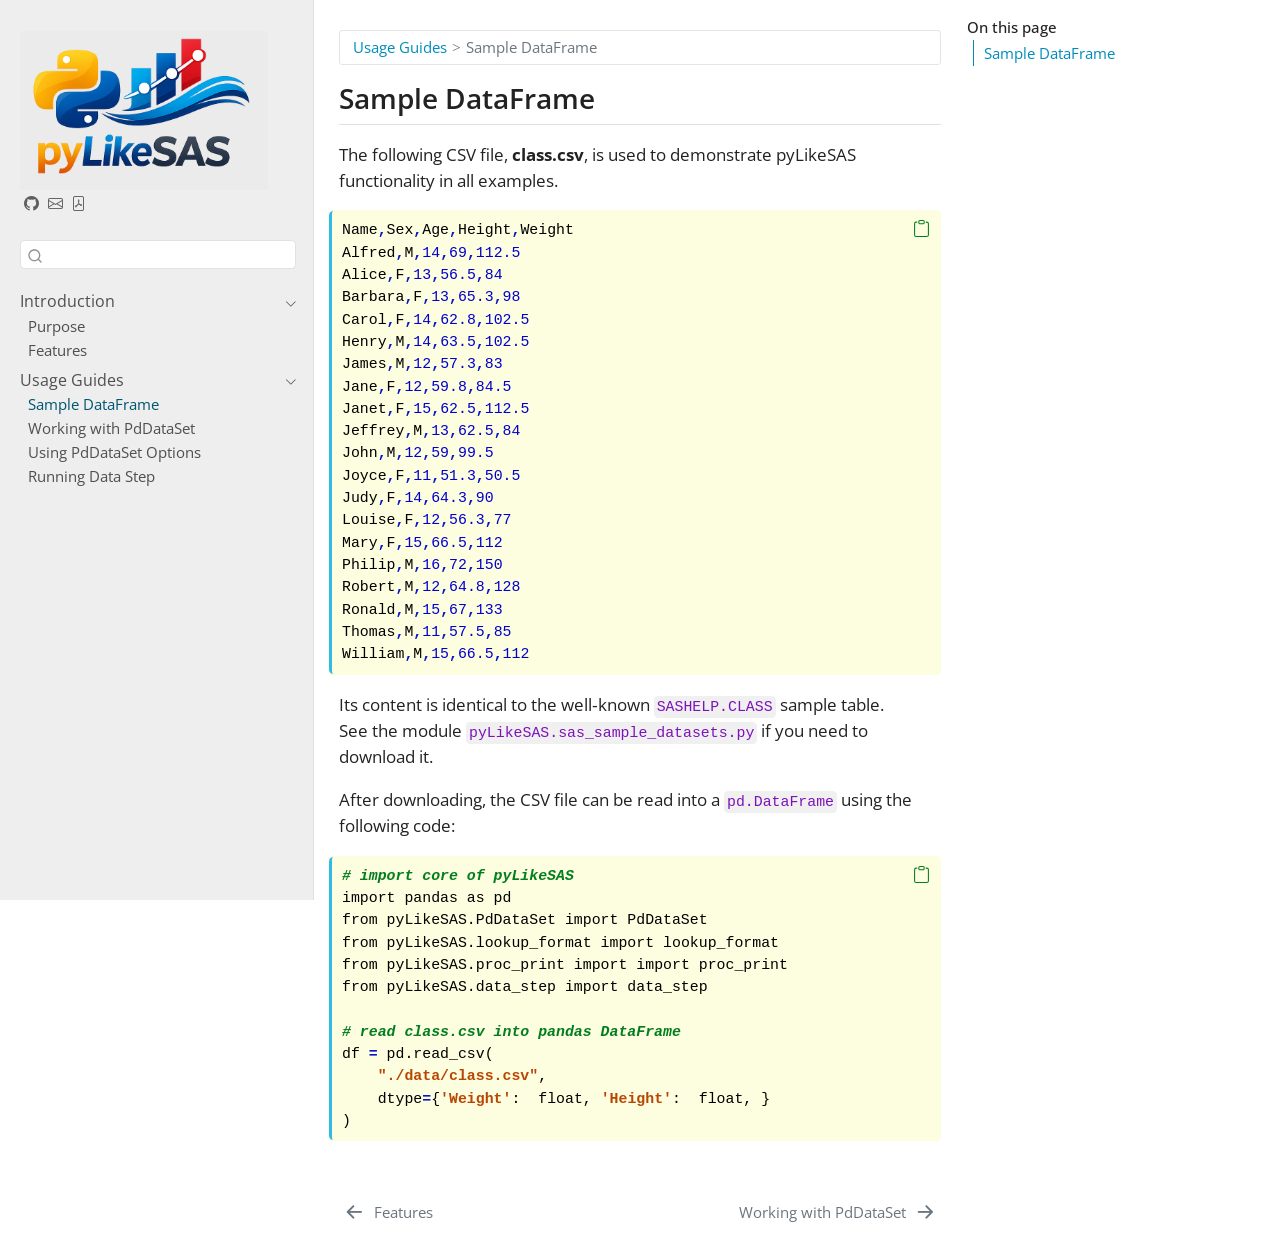
<file: docs/SampleDataFrame.html>
<!DOCTYPE html>
<html xmlns="http://www.w3.org/1999/xhtml" lang="en" xml:lang="en"><head>

<meta charset="utf-8">
<meta name="generator" content="quarto-1.9.36">

<meta name="viewport" content="width=device-width, initial-scale=1.0, user-scalable=yes">


<title>sampledataframe</title>
<style>
/* Default styles provided by pandoc.
** See https://pandoc.org/MANUAL.html#variables-for-html for config info.
*/
code{white-space: pre-wrap;}
span.smallcaps{font-variant: small-caps;}
div.columns{display: flex; gap: min(4vw, 1.5em);}
div.column{flex: auto; overflow-x: auto;}
div.hanging-indent{margin-left: 1.5em; text-indent: -1.5em;}
ul.task-list{list-style: none;}
ul.task-list li input[type="checkbox"] {
  width: 0.8em;
  margin: 0 0.8em 0.2em -1em; /* quarto-specific, see https://github.com/quarto-dev/quarto-cli/issues/4556 */ 
  vertical-align: middle;
}
/* CSS for syntax highlighting */
html { -webkit-text-size-adjust: 100%; }
pre > code.sourceCode { white-space: pre; position: relative; }
pre > code.sourceCode > span { display: inline-block; line-height: 1.25; }
pre > code.sourceCode > span:empty { height: 1.2em; }
.sourceCode { overflow: visible; }
code.sourceCode > span { color: inherit; text-decoration: inherit; }
div.sourceCode { margin: 1em 0; }
pre.sourceCode { margin: 0; }
@media screen {
div.sourceCode { overflow: auto; }
}
@media print {
pre > code.sourceCode { white-space: pre-wrap; }
pre > code.sourceCode > span { text-indent: -5em; padding-left: 5em; }
}
pre.numberSource code
  { counter-reset: source-line 0; }
pre.numberSource code > span
  { position: relative; left: -4em; counter-increment: source-line; }
pre.numberSource code > span > a:first-child::before
  { content: counter(source-line);
    position: relative; left: -1em; text-align: right; vertical-align: baseline;
    border: none; display: inline-block;
    -webkit-touch-callout: none; -webkit-user-select: none;
    -khtml-user-select: none; -moz-user-select: none;
    -ms-user-select: none; user-select: none;
    padding: 0 4px; width: 4em;
  }
pre.numberSource { margin-left: 3em;  padding-left: 4px; }
div.sourceCode
  {   }
@media screen {
pre > code.sourceCode > span > a:first-child::before { text-decoration: underline; }
}
</style>


<script src="site_libs/quarto-nav/quarto-nav.js"></script>
<script src="site_libs/quarto-nav/headroom.min.js"></script>
<script src="site_libs/clipboard/clipboard.min.js"></script>
<script src="site_libs/quarto-search/autocomplete.umd.js"></script>
<script src="site_libs/quarto-search/fuse.min.js"></script>
<script src="site_libs/quarto-search/quarto-search.js"></script>
<meta name="quarto:offset" content="./">
<link href="./WorkingwithPdDataSet.html" rel="next">
<link href="./pyLikeSAS.html" rel="prev">
<script src="site_libs/quarto-html/quarto.js" type="module"></script>
<script src="site_libs/quarto-html/tabsets/tabsets.js" type="module"></script>
<script src="site_libs/quarto-html/popper.min.js"></script>
<script src="site_libs/quarto-html/tippy.umd.min.js"></script>
<script src="site_libs/quarto-html/anchor.min.js"></script>
<link href="site_libs/quarto-html/tippy.css" rel="stylesheet">
<link href="site_libs/quarto-html/quarto-syntax-highlighting-6b946396810233e5ce30c40e93c9c235.css" rel="stylesheet" id="quarto-text-highlighting-styles">
<script src="site_libs/bootstrap/bootstrap.min.js"></script>
<link href="site_libs/bootstrap/bootstrap-icons.css" rel="stylesheet">
<link href="site_libs/bootstrap/bootstrap-2acffc712711a44db399ac0c8c49660f.min.css" rel="stylesheet" append-hash="true" id="quarto-bootstrap" data-mode="light">
<script id="quarto-search-options" type="application/json">{
  "location": "sidebar",
  "copy-button": false,
  "collapse-after": 3,
  "panel-placement": "start",
  "type": "textbox",
  "limit": 50,
  "keyboard-shortcut": [
    "f",
    "/",
    "s"
  ],
  "show-item-context": false,
  "language": {
    "search-no-results-text": "No results",
    "search-matching-documents-text": "matching documents",
    "search-copy-link-title": "Copy link to search",
    "search-hide-matches-text": "Hide additional matches",
    "search-more-match-text": "more match in this document",
    "search-more-matches-text": "more matches in this document",
    "search-clear-button-title": "Clear",
    "search-text-placeholder": "",
    "search-detached-cancel-button-title": "Cancel",
    "search-submit-button-title": "Submit",
    "search-label": "Search"
  }
}</script>


<link rel="stylesheet" href="styles.css">
</head>

<body class="nav-sidebar docked quarto-light">

<div id="quarto-search-results"></div>
  <header id="quarto-header" class="headroom fixed-top">
  <nav class="quarto-secondary-nav">
    <div class="container-fluid d-flex">
      <button type="button" class="quarto-btn-toggle btn" data-bs-toggle="collapse" role="button" data-bs-target=".quarto-sidebar-collapse-item" aria-controls="quarto-sidebar" aria-expanded="false" aria-label="Toggle sidebar navigation" onclick="if (window.quartoToggleHeadroom) { window.quartoToggleHeadroom(); }">
        <i class="bi bi-layout-text-sidebar-reverse"></i>
      </button>
        <nav class="quarto-page-breadcrumbs" aria-label="breadcrumb"><ol class="breadcrumb"><li class="breadcrumb-item"><a href="./SampleDataFrame.html">Usage Guides</a></li><li class="breadcrumb-item"><a href="./SampleDataFrame.html">Sample DataFrame</a></li></ol></nav>
        <a class="flex-grow-1" role="navigation" data-bs-toggle="collapse" data-bs-target=".quarto-sidebar-collapse-item" aria-controls="quarto-sidebar" aria-expanded="false" aria-label="Toggle sidebar navigation" onclick="if (window.quartoToggleHeadroom) { window.quartoToggleHeadroom(); }">      
        </a>
      <button type="button" class="btn quarto-search-button" aria-label="Search" onclick="window.quartoOpenSearch();">
        <i class="bi bi-search"></i>
      </button>
    </div>
  </nav>
</header>
<!-- content -->
<div id="quarto-content" class="quarto-container page-columns page-rows-contents page-layout-full">
<!-- sidebar -->
  <nav id="quarto-sidebar" class="sidebar collapse collapse-horizontal quarto-sidebar-collapse-item sidebar-navigation docked overflow-auto">
    <div class="pt-lg-2 mt-2 text-left sidebar-header">
      <a href="./index.html" class="sidebar-logo-link">
      <img src="./images/pyLikeSAS_logo.png" alt="pyLikeSAS Documentation" class="sidebar-logo light-content py-0 d-lg-inline d-none">
      <img src="./images/pyLikeSAS_logo.png" alt="pyLikeSAS Documentation" class="sidebar-logo dark-content py-0 d-lg-inline d-none">
      </a>
      <div class="sidebar-tools-main tools-wide">
    <a href="https://github.com/PulpanJ/pyLikeSAS" title="" class="quarto-navigation-tool px-1" aria-label=""><i class="bi bi-github"></i></a>
    <a href="mailto:pulpanj@volny.cz" title="" class="quarto-navigation-tool px-1" aria-label=""><i class="bi bi-envelope"></i></a>
    <a href="./mybook.pdf" title="" class="quarto-navigation-tool px-1" aria-label=""><i class="bi bi-file-pdf"></i></a>
</div>
      </div>
        <div class="mt-2 flex-shrink-0 align-items-center">
        <div class="sidebar-search">
        <div id="quarto-search" class="" title="Search"></div>
        </div>
        </div>
    <div class="sidebar-menu-container"> 
    <ul class="list-unstyled mt-1">
        <li class="sidebar-item sidebar-item-section">
      <div class="sidebar-item-container"> 
            <a href="./index.html" class="sidebar-item-text sidebar-link">
 <span class="menu-text">Introduction</span></a>
          <a class="sidebar-item-toggle text-start" data-bs-toggle="collapse" data-bs-target="#" role="navigation" aria-expanded="true" aria-label="Toggle section">
            <i class="bi bi-chevron-right ms-2"></i>
          </a> 
      </div>
      <ul id="" class="collapse list-unstyled sidebar-section depth1 show">  
          <li class="sidebar-item">
  <div class="sidebar-item-container"> 
  <a href="./Purpose.html" class="sidebar-item-text sidebar-link">
 <span class="menu-text">Purpose</span></a>
  </div>
</li>
          <li class="sidebar-item">
  <div class="sidebar-item-container"> 
  <a href="./pyLikeSAS.html" class="sidebar-item-text sidebar-link">
 <span class="menu-text">Features</span></a>
  </div>
</li>
      </ul>
  </li>
        <li class="sidebar-item sidebar-item-section">
      <div class="sidebar-item-container"> 
            <a class="sidebar-item-text sidebar-link text-start" data-bs-toggle="collapse" data-bs-target="#quarto-sidebar-section-1" role="navigation" aria-expanded="true">
 <span class="menu-text">Usage Guides</span></a>
          <a class="sidebar-item-toggle text-start" data-bs-toggle="collapse" data-bs-target="#quarto-sidebar-section-1" role="navigation" aria-expanded="true" aria-label="Toggle section">
            <i class="bi bi-chevron-right ms-2"></i>
          </a> 
      </div>
      <ul id="quarto-sidebar-section-1" class="collapse list-unstyled sidebar-section depth1 show">  
          <li class="sidebar-item">
  <div class="sidebar-item-container"> 
  <a href="./SampleDataFrame.html" class="sidebar-item-text sidebar-link active">
 <span class="menu-text">Sample DataFrame</span></a>
  </div>
</li>
          <li class="sidebar-item">
  <div class="sidebar-item-container"> 
  <a href="./WorkingwithPdDataSet.html" class="sidebar-item-text sidebar-link">
 <span class="menu-text">Working with PdDataSet</span></a>
  </div>
</li>
          <li class="sidebar-item">
  <div class="sidebar-item-container"> 
  <a href="./UsageofPdDataSetoptions.html" class="sidebar-item-text sidebar-link">
 <span class="menu-text">Using PdDataSet Options</span></a>
  </div>
</li>
          <li class="sidebar-item">
  <div class="sidebar-item-container"> 
  <a href="./ImplementationofDataStep.html" class="sidebar-item-text sidebar-link">
 <span class="menu-text">Running Data Step</span></a>
  </div>
</li>
      </ul>
  </li>
    </ul>
    </div>
</nav>
<div id="quarto-sidebar-glass" class="quarto-sidebar-collapse-item" data-bs-toggle="collapse" data-bs-target=".quarto-sidebar-collapse-item"></div>
<!-- margin-sidebar -->
    <div id="quarto-margin-sidebar" class="sidebar margin-sidebar">
        <nav id="TOC" role="doc-toc" class="toc-active" data-toc-expanded="-1">
    <h2 id="toc-title">On this page</h2>
   
  <ul>
  <li><a href="#sample-dataframe" id="toc-sample-dataframe" class="nav-link active" data-scroll-target="#sample-dataframe">Sample DataFrame</a></li>
  </ul>
</nav>
    </div>
<!-- main -->
<main class="content column-body" id="quarto-document-content"><header id="title-block-header" class="quarto-title-block"><nav class="quarto-page-breadcrumbs quarto-title-breadcrumbs d-none d-lg-block" aria-label="breadcrumb"><ol class="breadcrumb"><li class="breadcrumb-item"><a href="./SampleDataFrame.html">Usage Guides</a></li><li class="breadcrumb-item"><a href="./SampleDataFrame.html">Sample DataFrame</a></li></ol></nav></header>




<section id="sample-dataframe" class="level2">
<h2 class="anchored" data-anchor-id="sample-dataframe">Sample DataFrame</h2>
<p>The following CSV file, <strong>class.csv</strong>, is used to demonstrate pyLikeSAS functionality in all examples.</p>
<div class="code-copy-outer-scaffold"><div class="sourceCode" id="cb1"><pre class="sourceCode c code-with-copy"><code class="sourceCode c"><span id="cb1-1"><a href="#cb1-1" aria-hidden="true" tabindex="-1"></a>Name<span class="op">,</span>Sex<span class="op">,</span>Age<span class="op">,</span>Height<span class="op">,</span>Weight</span>
<span id="cb1-2"><a href="#cb1-2" aria-hidden="true" tabindex="-1"></a>Alfred<span class="op">,</span>M<span class="op">,</span><span class="dv">14</span><span class="op">,</span><span class="dv">69</span><span class="op">,</span><span class="fl">112.5</span></span>
<span id="cb1-3"><a href="#cb1-3" aria-hidden="true" tabindex="-1"></a>Alice<span class="op">,</span>F<span class="op">,</span><span class="dv">13</span><span class="op">,</span><span class="fl">56.5</span><span class="op">,</span><span class="dv">84</span></span>
<span id="cb1-4"><a href="#cb1-4" aria-hidden="true" tabindex="-1"></a>Barbara<span class="op">,</span>F<span class="op">,</span><span class="dv">13</span><span class="op">,</span><span class="fl">65.3</span><span class="op">,</span><span class="dv">98</span></span>
<span id="cb1-5"><a href="#cb1-5" aria-hidden="true" tabindex="-1"></a>Carol<span class="op">,</span>F<span class="op">,</span><span class="dv">14</span><span class="op">,</span><span class="fl">62.8</span><span class="op">,</span><span class="fl">102.5</span></span>
<span id="cb1-6"><a href="#cb1-6" aria-hidden="true" tabindex="-1"></a>Henry<span class="op">,</span>M<span class="op">,</span><span class="dv">14</span><span class="op">,</span><span class="fl">63.5</span><span class="op">,</span><span class="fl">102.5</span></span>
<span id="cb1-7"><a href="#cb1-7" aria-hidden="true" tabindex="-1"></a>James<span class="op">,</span>M<span class="op">,</span><span class="dv">12</span><span class="op">,</span><span class="fl">57.3</span><span class="op">,</span><span class="dv">83</span></span>
<span id="cb1-8"><a href="#cb1-8" aria-hidden="true" tabindex="-1"></a>Jane<span class="op">,</span>F<span class="op">,</span><span class="dv">12</span><span class="op">,</span><span class="fl">59.8</span><span class="op">,</span><span class="fl">84.5</span></span>
<span id="cb1-9"><a href="#cb1-9" aria-hidden="true" tabindex="-1"></a>Janet<span class="op">,</span>F<span class="op">,</span><span class="dv">15</span><span class="op">,</span><span class="fl">62.5</span><span class="op">,</span><span class="fl">112.5</span></span>
<span id="cb1-10"><a href="#cb1-10" aria-hidden="true" tabindex="-1"></a>Jeffrey<span class="op">,</span>M<span class="op">,</span><span class="dv">13</span><span class="op">,</span><span class="fl">62.5</span><span class="op">,</span><span class="dv">84</span></span>
<span id="cb1-11"><a href="#cb1-11" aria-hidden="true" tabindex="-1"></a>John<span class="op">,</span>M<span class="op">,</span><span class="dv">12</span><span class="op">,</span><span class="dv">59</span><span class="op">,</span><span class="fl">99.5</span></span>
<span id="cb1-12"><a href="#cb1-12" aria-hidden="true" tabindex="-1"></a>Joyce<span class="op">,</span>F<span class="op">,</span><span class="dv">11</span><span class="op">,</span><span class="fl">51.3</span><span class="op">,</span><span class="fl">50.5</span></span>
<span id="cb1-13"><a href="#cb1-13" aria-hidden="true" tabindex="-1"></a>Judy<span class="op">,</span>F<span class="op">,</span><span class="dv">14</span><span class="op">,</span><span class="fl">64.3</span><span class="op">,</span><span class="dv">90</span></span>
<span id="cb1-14"><a href="#cb1-14" aria-hidden="true" tabindex="-1"></a>Louise<span class="op">,</span>F<span class="op">,</span><span class="dv">12</span><span class="op">,</span><span class="fl">56.3</span><span class="op">,</span><span class="dv">77</span></span>
<span id="cb1-15"><a href="#cb1-15" aria-hidden="true" tabindex="-1"></a>Mary<span class="op">,</span>F<span class="op">,</span><span class="dv">15</span><span class="op">,</span><span class="fl">66.5</span><span class="op">,</span><span class="dv">112</span></span>
<span id="cb1-16"><a href="#cb1-16" aria-hidden="true" tabindex="-1"></a>Philip<span class="op">,</span>M<span class="op">,</span><span class="dv">16</span><span class="op">,</span><span class="dv">72</span><span class="op">,</span><span class="dv">150</span></span>
<span id="cb1-17"><a href="#cb1-17" aria-hidden="true" tabindex="-1"></a>Robert<span class="op">,</span>M<span class="op">,</span><span class="dv">12</span><span class="op">,</span><span class="fl">64.8</span><span class="op">,</span><span class="dv">128</span></span>
<span id="cb1-18"><a href="#cb1-18" aria-hidden="true" tabindex="-1"></a>Ronald<span class="op">,</span>M<span class="op">,</span><span class="dv">15</span><span class="op">,</span><span class="dv">67</span><span class="op">,</span><span class="dv">133</span></span>
<span id="cb1-19"><a href="#cb1-19" aria-hidden="true" tabindex="-1"></a>Thomas<span class="op">,</span>M<span class="op">,</span><span class="dv">11</span><span class="op">,</span><span class="fl">57.5</span><span class="op">,</span><span class="dv">85</span></span>
<span id="cb1-20"><a href="#cb1-20" aria-hidden="true" tabindex="-1"></a>William<span class="op">,</span>M<span class="op">,</span><span class="dv">15</span><span class="op">,</span><span class="fl">66.5</span><span class="op">,</span><span class="dv">112</span></span></code></pre></div><button title="Copy to Clipboard" class="code-copy-button"><i class="bi"></i></button></div>
<p>Its content is identical to the well‑known <code>SASHELP.CLASS</code> sample table.<br>
See the module <code>pyLikeSAS.sas_sample_datasets.py</code> if you need to download it.</p>
<p>After downloading, the CSV file can be read into a <code>pd.DataFrame</code> using the following code:</p>
<div class="code-copy-outer-scaffold"><div class="sourceCode" id="cb2"><pre class="sourceCode python code-with-copy"><code class="sourceCode python"><span id="cb2-1"><a href="#cb2-1" aria-hidden="true" tabindex="-1"></a><span class="co"># import core of pyLikeSAS </span></span>
<span id="cb2-2"><a href="#cb2-2" aria-hidden="true" tabindex="-1"></a><span class="im">import</span> pandas <span class="im">as</span> pd</span>
<span id="cb2-3"><a href="#cb2-3" aria-hidden="true" tabindex="-1"></a><span class="im">from</span> pyLikeSAS.PdDataSet <span class="im">import</span> PdDataSet</span>
<span id="cb2-4"><a href="#cb2-4" aria-hidden="true" tabindex="-1"></a><span class="im">from</span> pyLikeSAS.lookup_format <span class="im">import</span> lookup_format</span>
<span id="cb2-5"><a href="#cb2-5" aria-hidden="true" tabindex="-1"></a><span class="im">from</span> pyLikeSAS.proc_print <span class="im">import</span> <span class="im">import</span> proc_print</span>
<span id="cb2-6"><a href="#cb2-6" aria-hidden="true" tabindex="-1"></a><span class="im">from</span> pyLikeSAS.data_step <span class="im">import</span> data_step</span>
<span id="cb2-7"><a href="#cb2-7" aria-hidden="true" tabindex="-1"></a></span>
<span id="cb2-8"><a href="#cb2-8" aria-hidden="true" tabindex="-1"></a><span class="co"># read class.csv into pandas DataFrame</span></span>
<span id="cb2-9"><a href="#cb2-9" aria-hidden="true" tabindex="-1"></a>df <span class="op">=</span> pd.read_csv(</span>
<span id="cb2-10"><a href="#cb2-10" aria-hidden="true" tabindex="-1"></a>    <span class="st">"./data/class.csv"</span>,</span>
<span id="cb2-11"><a href="#cb2-11" aria-hidden="true" tabindex="-1"></a>    dtype<span class="op">=</span>{<span class="st">'Weight'</span>:  <span class="bu">float</span>, <span class="st">'Height'</span>:  <span class="bu">float</span>, }</span>
<span id="cb2-12"><a href="#cb2-12" aria-hidden="true" tabindex="-1"></a>)</span></code></pre></div><button title="Copy to Clipboard" class="code-copy-button"><i class="bi"></i></button></div>


</section>

<a onclick="window.scrollTo(0, 0); return false;" role="button" id="quarto-back-to-top"><i class="bi bi-arrow-up"></i> Back to top</a></main> <!-- /main -->
<script id="quarto-html-after-body" type="application/javascript">
  window.document.addEventListener("DOMContentLoaded", function (event) {
    const icon = "";
    const anchorJS = new window.AnchorJS();
    anchorJS.options = {
      placement: 'right',
      icon: icon
    };
    anchorJS.add('.anchored');
    const isCodeAnnotation = (el) => {
      for (const clz of el.classList) {
        if (clz.startsWith('code-annotation-')) {                     
          return true;
        }
      }
      return false;
    }
    const onCopySuccess = function(e) {
      // button target
      const button = e.trigger;
      // don't keep focus
      button.blur();
      // flash "checked"
      button.classList.add('code-copy-button-checked');
      var currentTitle = button.getAttribute("title");
      button.setAttribute("title", "Copied!");
      let tooltip;
      if (window.bootstrap) {
        button.setAttribute("data-bs-toggle", "tooltip");
        button.setAttribute("data-bs-placement", "left");
        button.setAttribute("data-bs-title", "Copied!");
        tooltip = new bootstrap.Tooltip(button, 
          { trigger: "manual", 
            customClass: "code-copy-button-tooltip",
            offset: [0, -8]});
        tooltip.show();    
      }
      setTimeout(function() {
        if (tooltip) {
          tooltip.hide();
          button.removeAttribute("data-bs-title");
          button.removeAttribute("data-bs-toggle");
          button.removeAttribute("data-bs-placement");
        }
        button.setAttribute("title", currentTitle);
        button.classList.remove('code-copy-button-checked');
      }, 1000);
      // clear code selection
      e.clearSelection();
    }
    const getTextToCopy = function(trigger) {
      const outerScaffold = trigger.parentElement.cloneNode(true);
      const codeEl = outerScaffold.querySelector('code');
      for (const childEl of codeEl.children) {
        if (isCodeAnnotation(childEl)) {
          childEl.remove();
        }
      }
      return codeEl.innerText;
    }
    const clipboard = new window.ClipboardJS('.code-copy-button:not([data-in-quarto-modal])', {
      text: getTextToCopy
    });
    clipboard.on('success', onCopySuccess);
    if (window.document.getElementById('quarto-embedded-source-code-modal')) {
      const clipboardModal = new window.ClipboardJS('.code-copy-button[data-in-quarto-modal]', {
        text: getTextToCopy,
        container: window.document.getElementById('quarto-embedded-source-code-modal')
      });
      clipboardModal.on('success', onCopySuccess);
    }
      var localhostRegex = new RegExp(/^(?:http|https):\/\/localhost\:?[0-9]*\//);
      var mailtoRegex = new RegExp(/^mailto:/);
        var filterRegex = new RegExp('/' + window.location.host + '/');
      var isInternal = (href) => {
          return filterRegex.test(href) || localhostRegex.test(href) || mailtoRegex.test(href);
      }
      // Inspect non-navigation links and adorn them if external
     var links = window.document.querySelectorAll('a[href]:not(.nav-link):not(.navbar-brand):not(.toc-action):not(.sidebar-link):not(.sidebar-item-toggle):not(.pagination-link):not(.no-external):not([aria-hidden]):not(.dropdown-item):not(.quarto-navigation-tool):not(.about-link)');
      for (var i=0; i<links.length; i++) {
        const link = links[i];
        if (!isInternal(link.href)) {
          // undo the damage that might have been done by quarto-nav.js in the case of
          // links that we want to consider external
          if (link.dataset.originalHref !== undefined) {
            link.href = link.dataset.originalHref;
          }
            // target, if specified
            link.setAttribute("target", "_blank");
            if (link.getAttribute("rel") === null) {
              link.setAttribute("rel", "noopener");
            }
            // default icon
            link.classList.add("external");
        }
      }
    function tippyHover(el, contentFn, onTriggerFn, onUntriggerFn) {
      const config = {
        allowHTML: true,
        maxWidth: 500,
        delay: 100,
        arrow: false,
        appendTo: function(el) {
            return el.parentElement;
        },
        interactive: true,
        interactiveBorder: 10,
        theme: 'quarto',
        placement: 'bottom-start',
      };
      if (contentFn) {
        config.content = contentFn;
      }
      if (onTriggerFn) {
        config.onTrigger = onTriggerFn;
      }
      if (onUntriggerFn) {
        config.onUntrigger = onUntriggerFn;
      }
      window.tippy(el, config); 
    }
    const noterefs = window.document.querySelectorAll('a[role="doc-noteref"]');
    for (var i=0; i<noterefs.length; i++) {
      const ref = noterefs[i];
      tippyHover(ref, function() {
        // use id or data attribute instead here
        let href = ref.getAttribute('data-footnote-href') || ref.getAttribute('href');
        try { href = new URL(href).hash; } catch {}
        const id = href.replace(/^#\/?/, "");
        const note = window.document.getElementById(id);
        if (note) {
          return note.innerHTML;
        } else {
          return "";
        }
      });
    }
    const xrefs = window.document.querySelectorAll('a.quarto-xref');
    const processXRef = (id, note) => {
      // Strip column container classes
      const stripColumnClz = (el) => {
        el.classList.remove("page-full", "page-columns");
        if (el.children) {
          for (const child of el.children) {
            stripColumnClz(child);
          }
        }
      }
      stripColumnClz(note)
      if (id === null || id.startsWith('sec-')) {
        // Special case sections, only their first couple elements
        const container = document.createElement("div");
        if (note.children && note.children.length > 2) {
          container.appendChild(note.children[0].cloneNode(true));
          for (let i = 1; i < note.children.length; i++) {
            const child = note.children[i];
            if (child.tagName === "P" && child.innerText === "") {
              continue;
            } else {
              container.appendChild(child.cloneNode(true));
              break;
            }
          }
          if (window.Quarto?.typesetMath) {
            window.Quarto.typesetMath(container);
          }
          return container.innerHTML
        } else {
          if (window.Quarto?.typesetMath) {
            window.Quarto.typesetMath(note);
          }
          return note.innerHTML;
        }
      } else {
        // Remove any anchor links if they are present
        const anchorLink = note.querySelector('a.anchorjs-link');
        if (anchorLink) {
          anchorLink.remove();
        }
        if (window.Quarto?.typesetMath) {
          window.Quarto.typesetMath(note);
        }
        if (note.classList.contains("callout")) {
          return note.outerHTML;
        } else {
          return note.innerHTML;
        }
      }
    }
    for (var i=0; i<xrefs.length; i++) {
      const xref = xrefs[i];
      tippyHover(xref, undefined, function(instance) {
        instance.disable();
        let url = xref.getAttribute('href');
        let hash = undefined; 
        if (url.startsWith('#')) {
          hash = url;
        } else {
          try { hash = new URL(url).hash; } catch {}
        }
        if (hash) {
          const id = hash.replace(/^#\/?/, "");
          const note = window.document.getElementById(id);
          if (note !== null) {
            try {
              const html = processXRef(id, note.cloneNode(true));
              instance.setContent(html);
            } finally {
              instance.enable();
              instance.show();
            }
          } else {
            // See if we can fetch this
            fetch(url.split('#')[0])
            .then(res => res.text())
            .then(html => {
              const parser = new DOMParser();
              const htmlDoc = parser.parseFromString(html, "text/html");
              const note = htmlDoc.getElementById(id);
              if (note !== null) {
                const html = processXRef(id, note);
                instance.setContent(html);
              } 
            }).finally(() => {
              instance.enable();
              instance.show();
            });
          }
        } else {
          // See if we can fetch a full url (with no hash to target)
          // This is a special case and we should probably do some content thinning / targeting
          fetch(url)
          .then(res => res.text())
          .then(html => {
            const parser = new DOMParser();
            const htmlDoc = parser.parseFromString(html, "text/html");
            const note = htmlDoc.querySelector('main.content');
            if (note !== null) {
              // This should only happen for chapter cross references
              // (since there is no id in the URL)
              // remove the first header
              if (note.children.length > 0 && note.children[0].tagName === "HEADER") {
                note.children[0].remove();
              }
              const html = processXRef(null, note);
              instance.setContent(html);
            } 
          }).finally(() => {
            instance.enable();
            instance.show();
          });
        }
      }, function(instance) {
      });
    }
        let selectedAnnoteEl;
        const selectorForAnnotation = ( cell, annotation) => {
          let cellAttr = 'data-code-cell="' + cell + '"';
          let lineAttr = 'data-code-annotation="' +  annotation + '"';
          const selector = 'span[' + cellAttr + '][' + lineAttr + ']';
          return selector;
        }
        const selectCodeLines = (annoteEl) => {
          const doc = window.document;
          const targetCell = annoteEl.getAttribute("data-target-cell");
          const targetAnnotation = annoteEl.getAttribute("data-target-annotation");
          const annoteSpan = window.document.querySelector(selectorForAnnotation(targetCell, targetAnnotation));
          const lines = annoteSpan.getAttribute("data-code-lines").split(",");
          const lineIds = lines.map((line) => {
            return targetCell + "-" + line;
          })
          let top = null;
          let height = null;
          let parent = null;
          if (lineIds.length > 0) {
              //compute the position of the single el (top and bottom and make a div)
              const el = window.document.getElementById(lineIds[0]);
              top = el.offsetTop;
              height = el.offsetHeight;
              parent = el.parentElement.parentElement;
            if (lineIds.length > 1) {
              const lastEl = window.document.getElementById(lineIds[lineIds.length - 1]);
              const bottom = lastEl.offsetTop + lastEl.offsetHeight;
              height = bottom - top;
            }
            if (top !== null && height !== null && parent !== null) {
              // cook up a div (if necessary) and position it 
              let div = window.document.getElementById("code-annotation-line-highlight");
              if (div === null) {
                div = window.document.createElement("div");
                div.setAttribute("id", "code-annotation-line-highlight");
                div.style.position = 'absolute';
                parent.appendChild(div);
              }
              div.style.top = top - 2 + "px";
              div.style.height = height + 4 + "px";
              div.style.left = 0;
              let gutterDiv = window.document.getElementById("code-annotation-line-highlight-gutter");
              if (gutterDiv === null) {
                gutterDiv = window.document.createElement("div");
                gutterDiv.setAttribute("id", "code-annotation-line-highlight-gutter");
                gutterDiv.style.position = 'absolute';
                const codeCell = window.document.getElementById(targetCell);
                const gutter = codeCell.querySelector('.code-annotation-gutter');
                gutter.appendChild(gutterDiv);
              }
              gutterDiv.style.top = top - 2 + "px";
              gutterDiv.style.height = height + 4 + "px";
            }
            selectedAnnoteEl = annoteEl;
          }
        };
        const unselectCodeLines = () => {
          const elementsIds = ["code-annotation-line-highlight", "code-annotation-line-highlight-gutter"];
          elementsIds.forEach((elId) => {
            const div = window.document.getElementById(elId);
            if (div) {
              div.remove();
            }
          });
          selectedAnnoteEl = undefined;
        };
          // Handle positioning of the toggle
      window.addEventListener(
        "resize",
        throttle(() => {
          elRect = undefined;
          if (selectedAnnoteEl) {
            selectCodeLines(selectedAnnoteEl);
          }
        }, 10)
      );
      function throttle(fn, ms) {
      let throttle = false;
      let timer;
        return (...args) => {
          if(!throttle) { // first call gets through
              fn.apply(this, args);
              throttle = true;
          } else { // all the others get throttled
              if(timer) clearTimeout(timer); // cancel #2
              timer = setTimeout(() => {
                fn.apply(this, args);
                timer = throttle = false;
              }, ms);
          }
        };
      }
        // Attach click handler to the DT
        const annoteDls = window.document.querySelectorAll('dt[data-target-cell]');
        for (const annoteDlNode of annoteDls) {
          annoteDlNode.addEventListener('click', (event) => {
            const clickedEl = event.target;
            if (clickedEl !== selectedAnnoteEl) {
              unselectCodeLines();
              const activeEl = window.document.querySelector('dt[data-target-cell].code-annotation-active');
              if (activeEl) {
                activeEl.classList.remove('code-annotation-active');
              }
              selectCodeLines(clickedEl);
              clickedEl.classList.add('code-annotation-active');
            } else {
              // Unselect the line
              unselectCodeLines();
              clickedEl.classList.remove('code-annotation-active');
            }
          });
        }
    const findCites = (el) => {
      const parentEl = el.parentElement;
      if (parentEl) {
        const cites = parentEl.dataset.cites;
        if (cites) {
          return {
            el,
            cites: cites.split(' ')
          };
        } else {
          return findCites(el.parentElement)
        }
      } else {
        return undefined;
      }
    };
    var bibliorefs = window.document.querySelectorAll('a[role="doc-biblioref"]');
    for (var i=0; i<bibliorefs.length; i++) {
      const ref = bibliorefs[i];
      const citeInfo = findCites(ref);
      if (citeInfo) {
        tippyHover(citeInfo.el, function() {
          var popup = window.document.createElement('div');
          citeInfo.cites.forEach(function(cite) {
            var citeDiv = window.document.createElement('div');
            citeDiv.classList.add('hanging-indent');
            citeDiv.classList.add('csl-entry');
            var biblioDiv = window.document.getElementById('ref-' + cite);
            if (biblioDiv) {
              citeDiv.innerHTML = biblioDiv.innerHTML;
            }
            popup.appendChild(citeDiv);
          });
          return popup.innerHTML;
        });
      }
    }
  });
  </script>
<nav class="page-navigation column-body">
  <div class="nav-page nav-page-previous">
      <a href="./pyLikeSAS.html" class="pagination-link" aria-label="Features">
        <i class="bi bi-arrow-left-short"></i> <span class="nav-page-text">Features</span>
      </a>          
  </div>
  <div class="nav-page nav-page-next">
      <a href="./WorkingwithPdDataSet.html" class="pagination-link" aria-label="Working with PdDataSet">
        <span class="nav-page-text">Working with PdDataSet</span> <i class="bi bi-arrow-right-short"></i>
      </a>
  </div>
</nav>
</div> <!-- /content -->




</body></html>
</file>
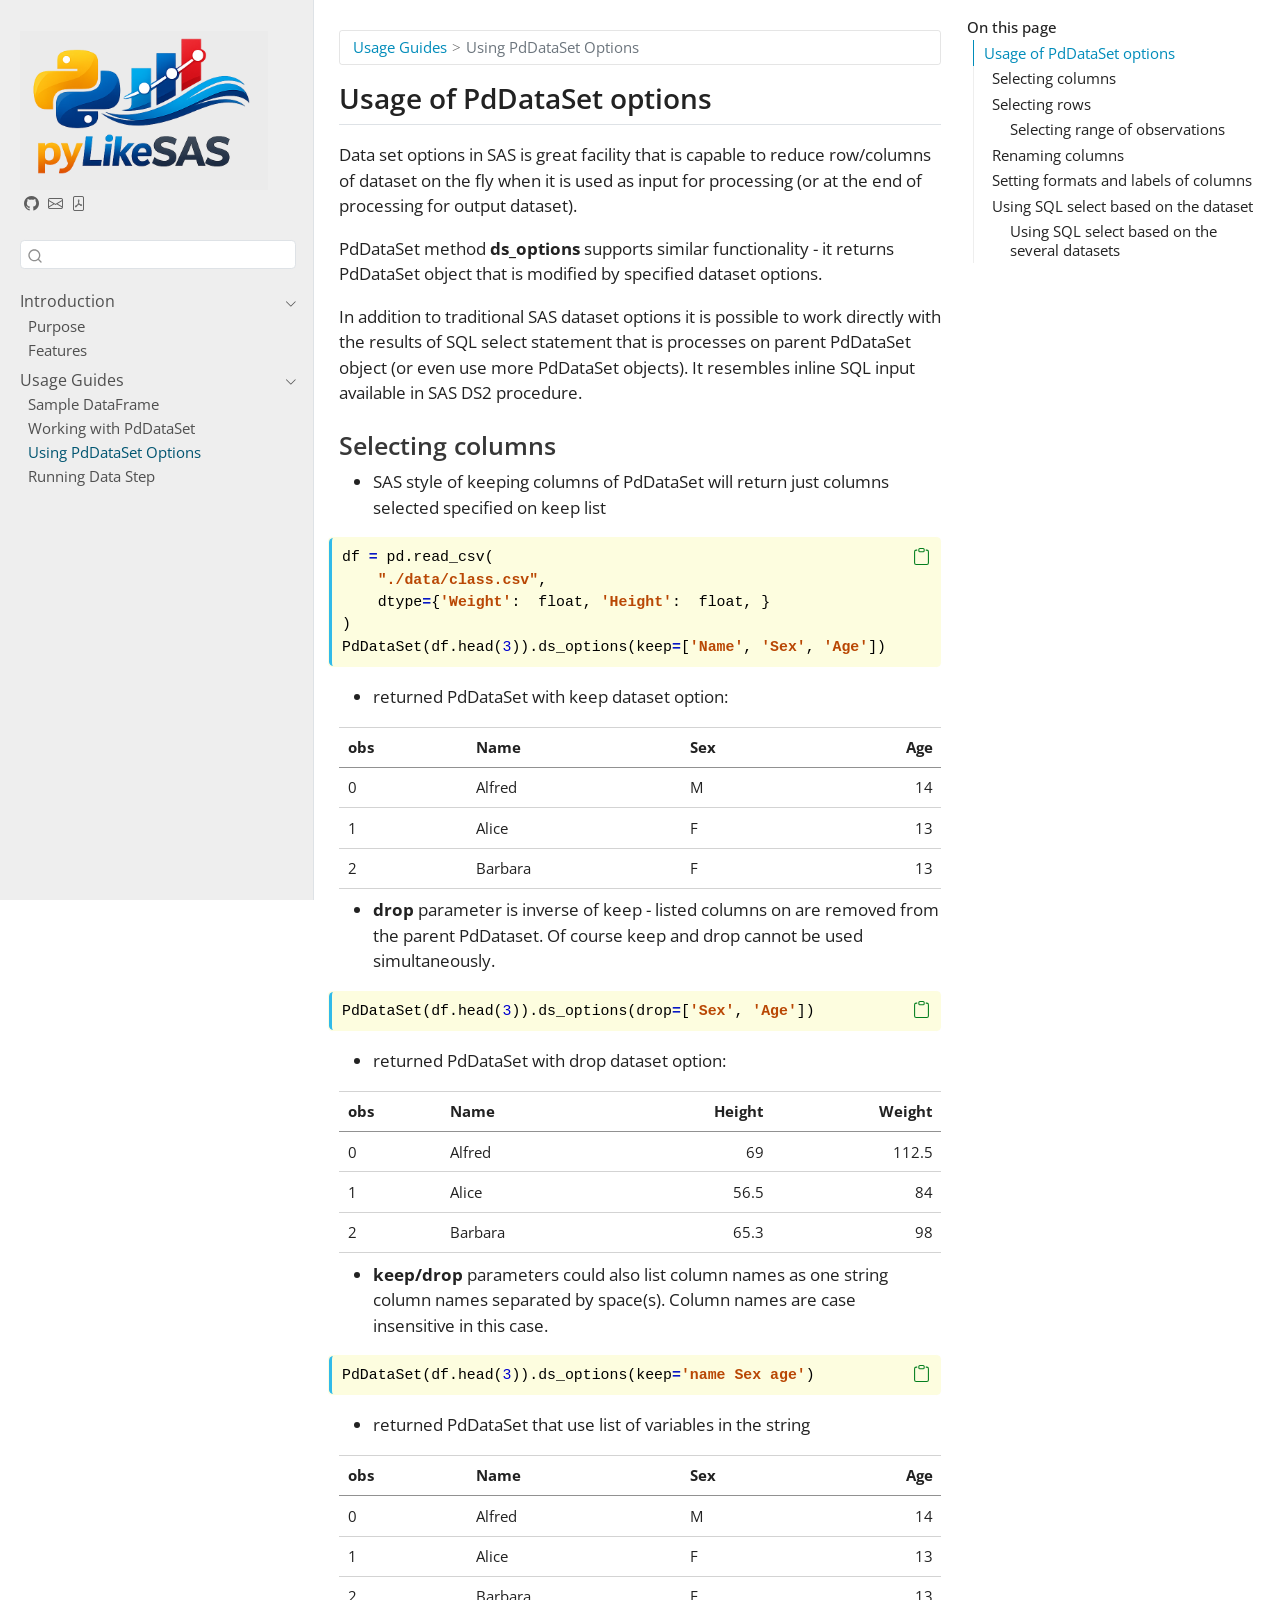
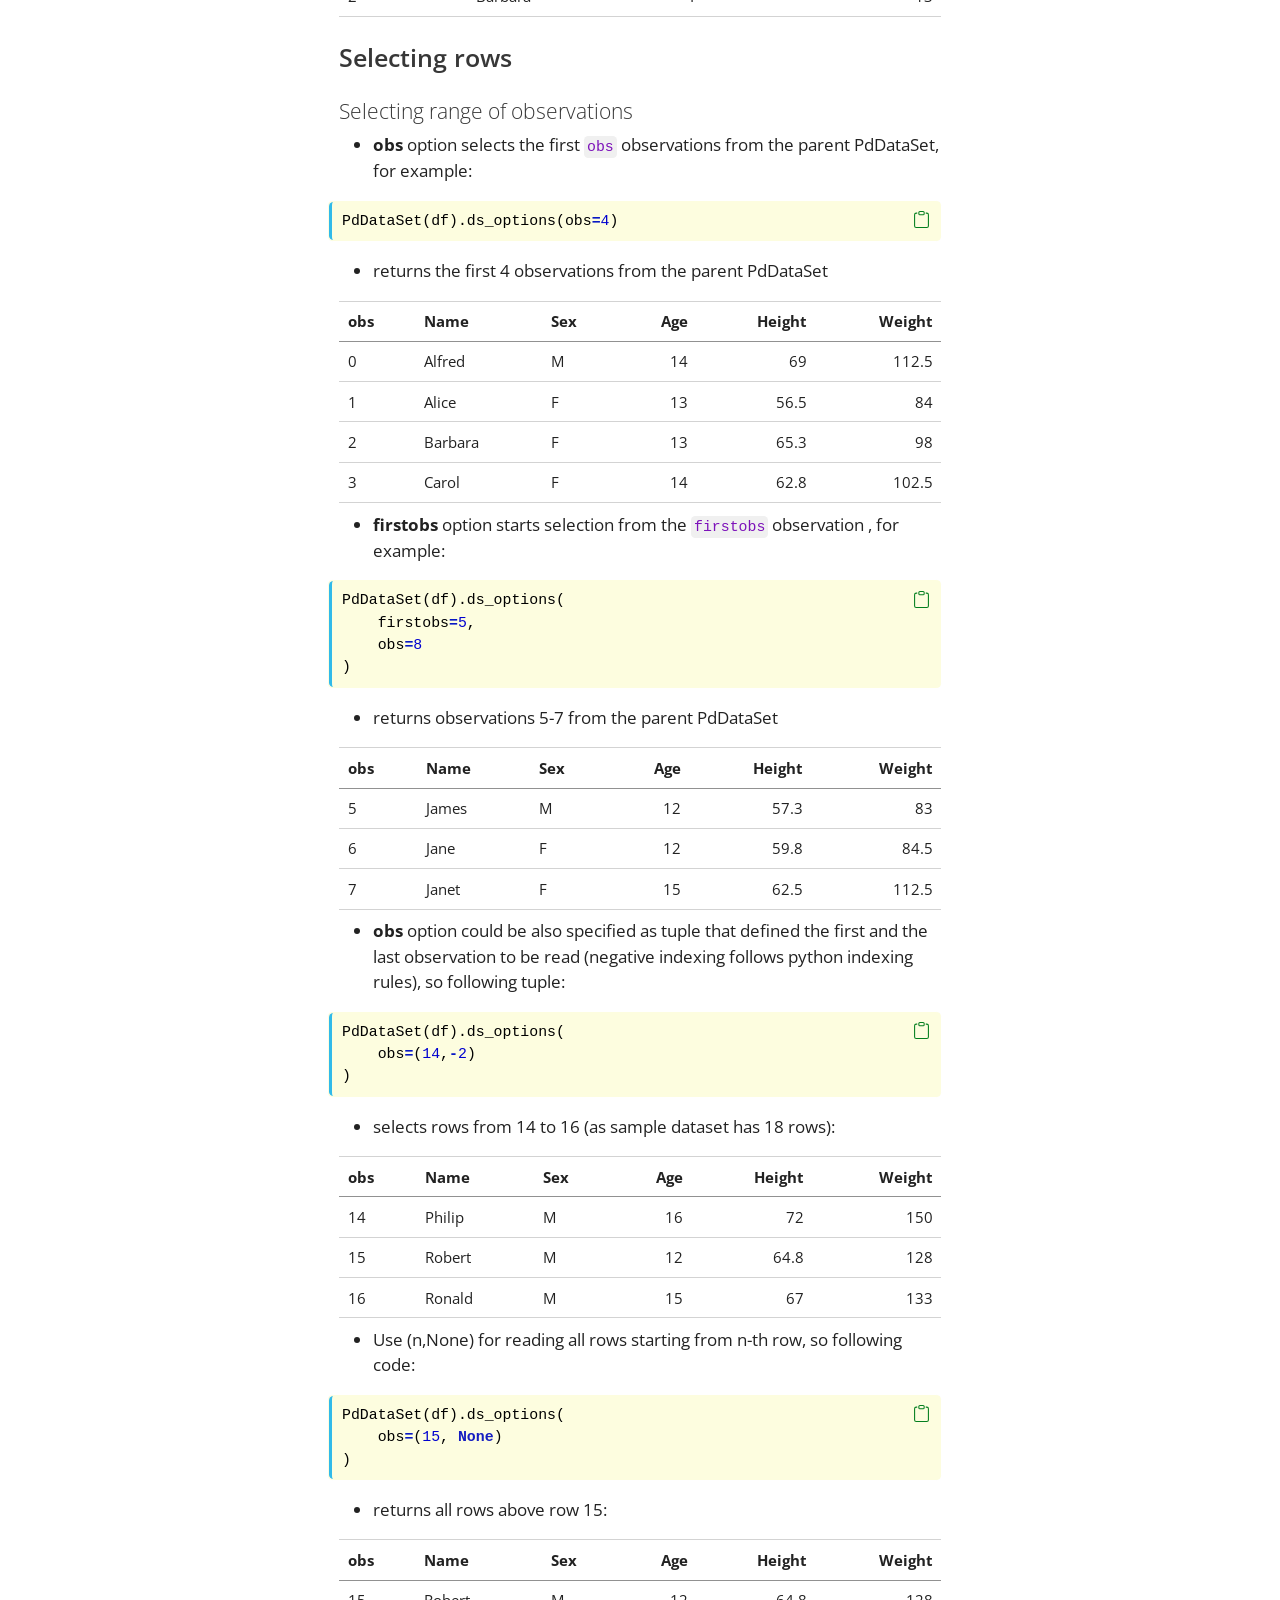
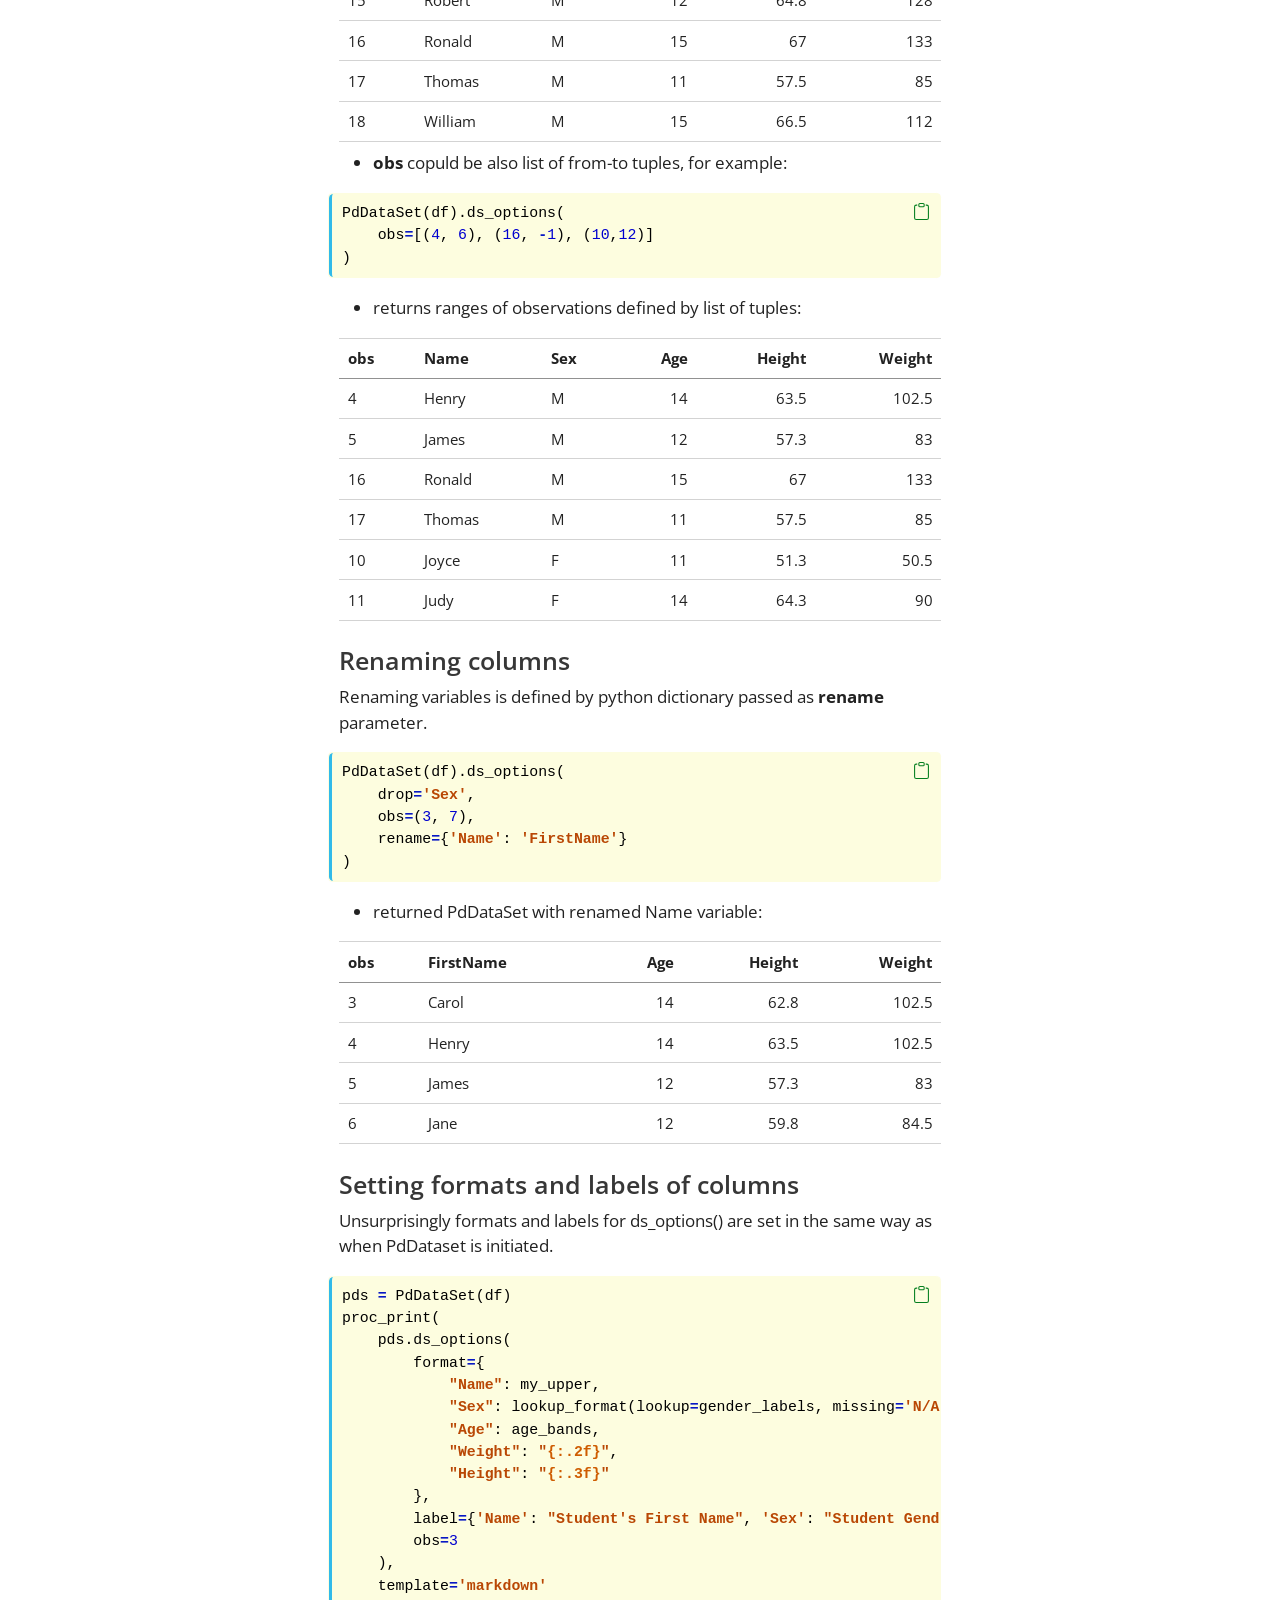
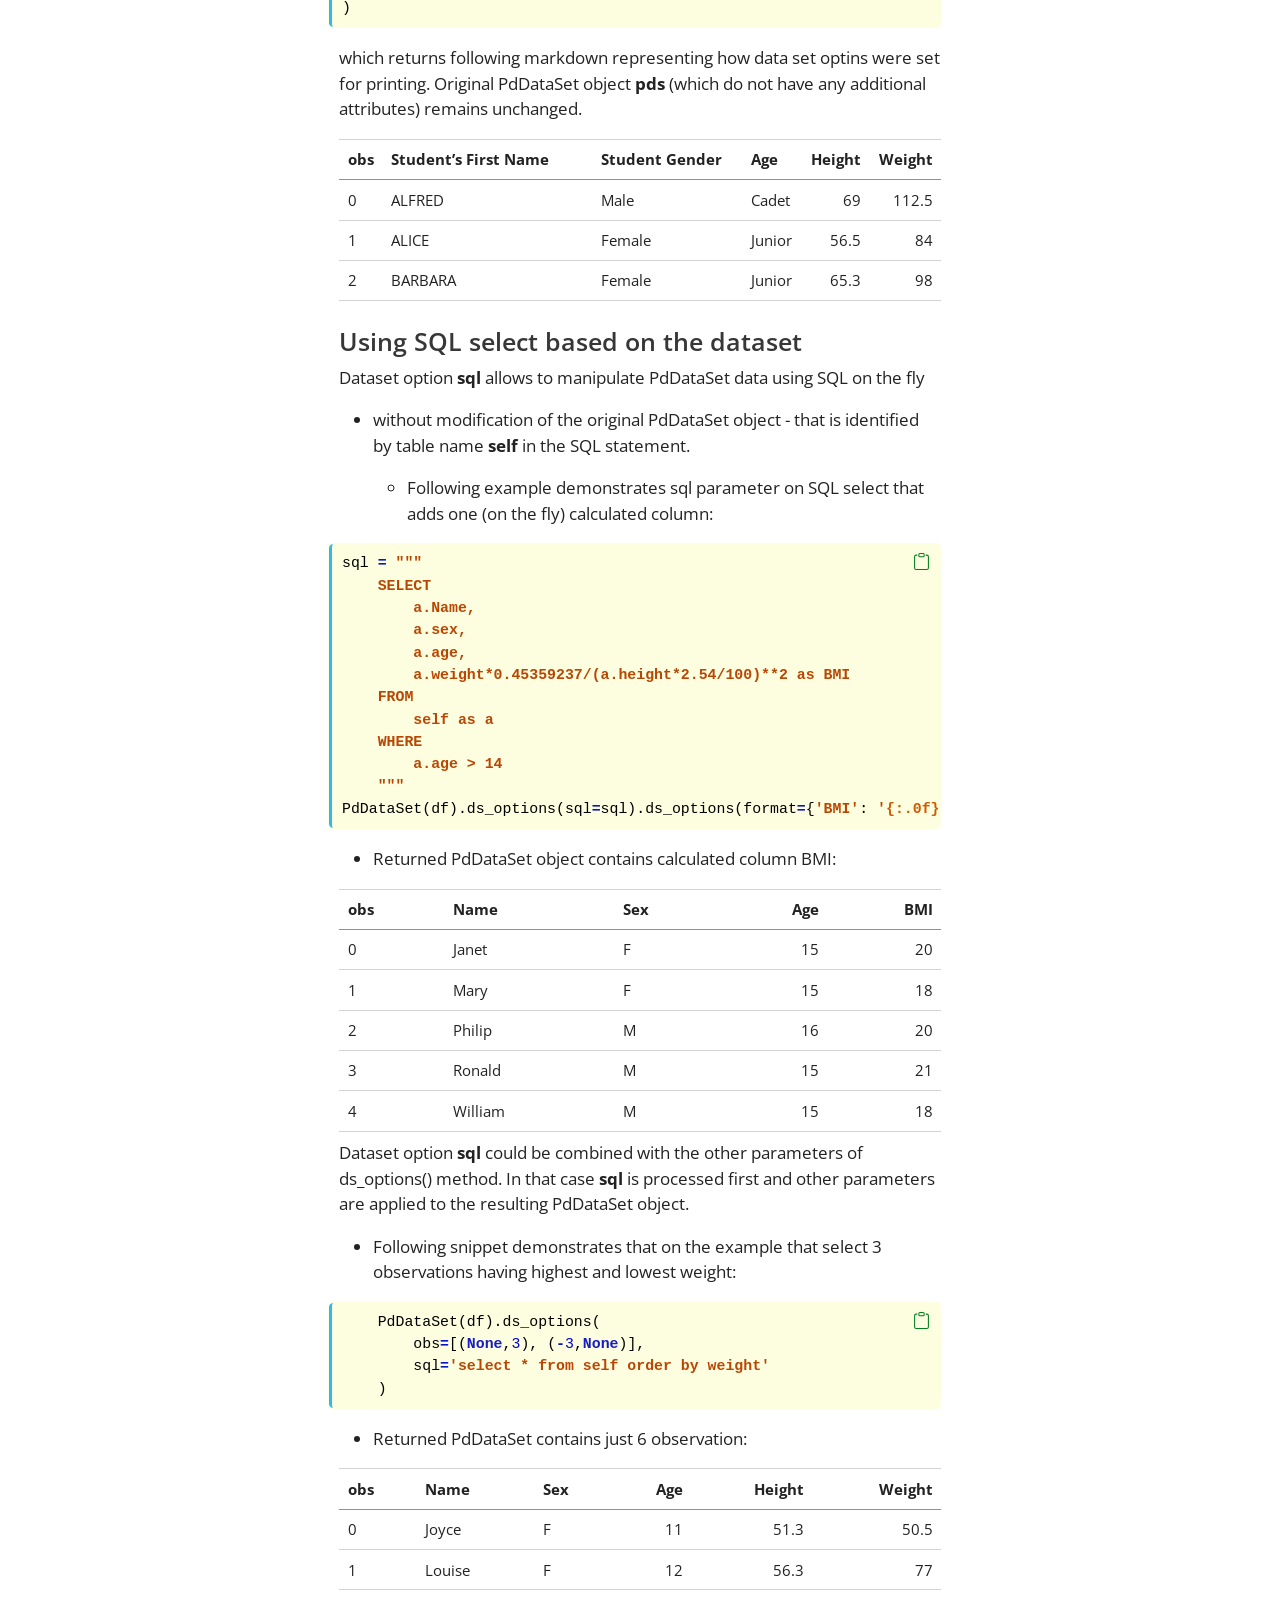
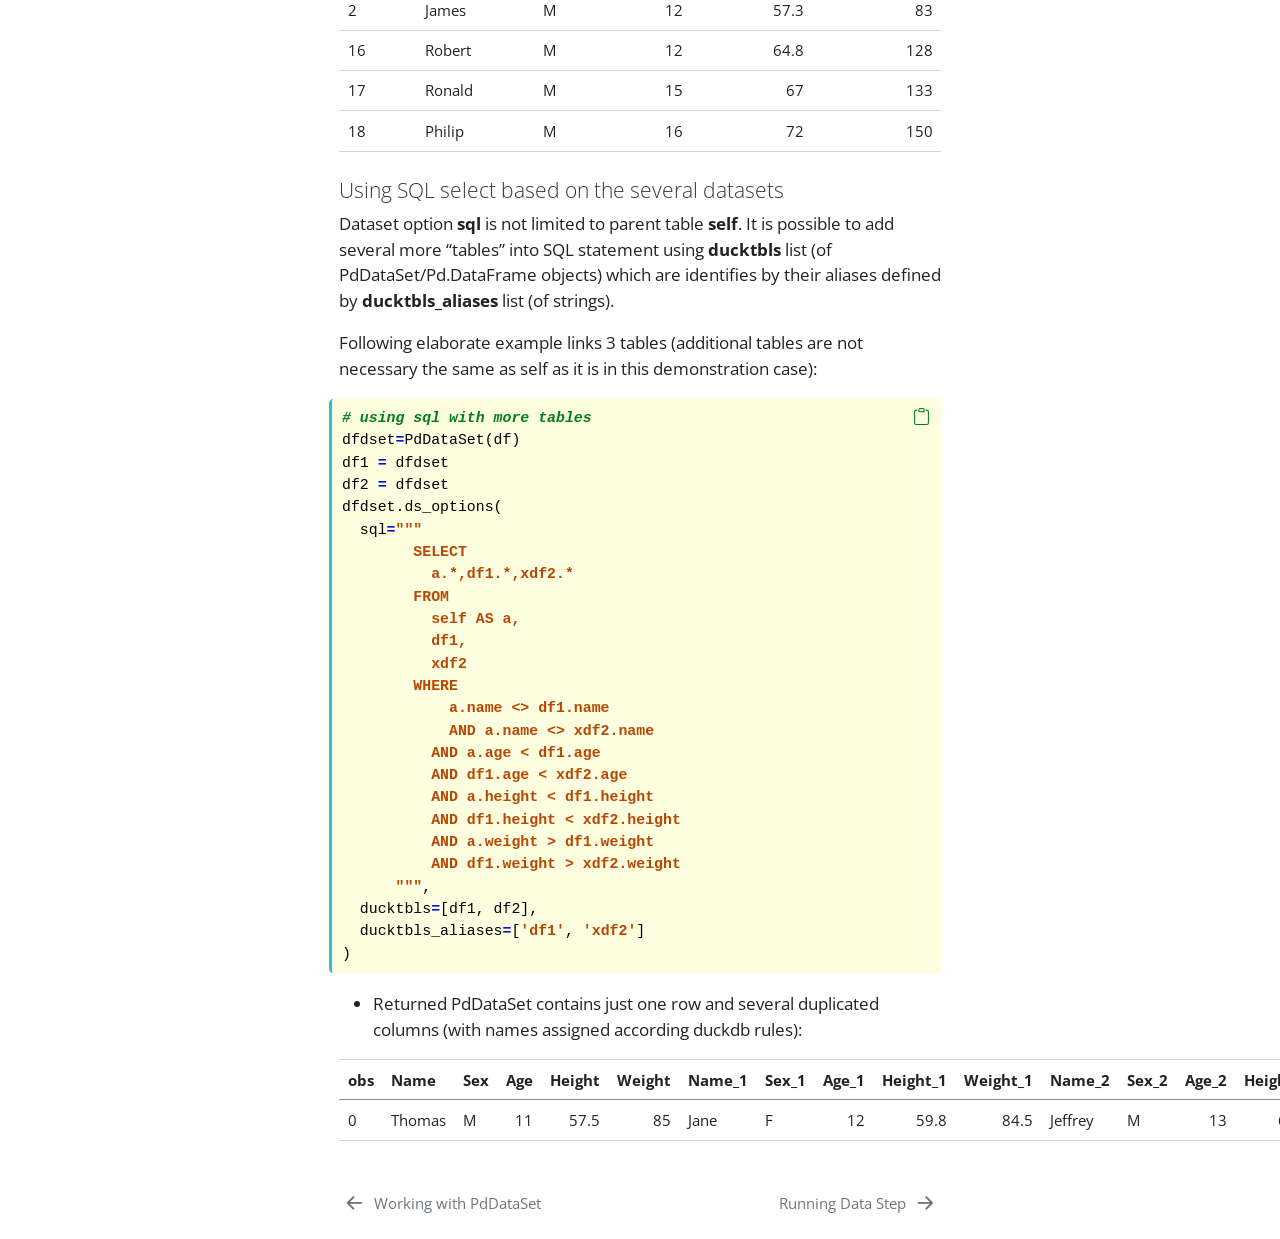
<file: docs/UsageofPdDataSetoptions.html>
<!DOCTYPE html>
<html xmlns="http://www.w3.org/1999/xhtml" lang="en" xml:lang="en"><head>

<meta charset="utf-8">
<meta name="generator" content="quarto-1.9.36">

<meta name="viewport" content="width=device-width, initial-scale=1.0, user-scalable=yes">


<title>usageofpddatasetoptions</title>
<style>
/* Default styles provided by pandoc.
** See https://pandoc.org/MANUAL.html#variables-for-html for config info.
*/
code{white-space: pre-wrap;}
span.smallcaps{font-variant: small-caps;}
div.columns{display: flex; gap: min(4vw, 1.5em);}
div.column{flex: auto; overflow-x: auto;}
div.hanging-indent{margin-left: 1.5em; text-indent: -1.5em;}
ul.task-list{list-style: none;}
ul.task-list li input[type="checkbox"] {
  width: 0.8em;
  margin: 0 0.8em 0.2em -1em; /* quarto-specific, see https://github.com/quarto-dev/quarto-cli/issues/4556 */ 
  vertical-align: middle;
}
/* CSS for syntax highlighting */
html { -webkit-text-size-adjust: 100%; }
pre > code.sourceCode { white-space: pre; position: relative; }
pre > code.sourceCode > span { display: inline-block; line-height: 1.25; }
pre > code.sourceCode > span:empty { height: 1.2em; }
.sourceCode { overflow: visible; }
code.sourceCode > span { color: inherit; text-decoration: inherit; }
div.sourceCode { margin: 1em 0; }
pre.sourceCode { margin: 0; }
@media screen {
div.sourceCode { overflow: auto; }
}
@media print {
pre > code.sourceCode { white-space: pre-wrap; }
pre > code.sourceCode > span { text-indent: -5em; padding-left: 5em; }
}
pre.numberSource code
  { counter-reset: source-line 0; }
pre.numberSource code > span
  { position: relative; left: -4em; counter-increment: source-line; }
pre.numberSource code > span > a:first-child::before
  { content: counter(source-line);
    position: relative; left: -1em; text-align: right; vertical-align: baseline;
    border: none; display: inline-block;
    -webkit-touch-callout: none; -webkit-user-select: none;
    -khtml-user-select: none; -moz-user-select: none;
    -ms-user-select: none; user-select: none;
    padding: 0 4px; width: 4em;
  }
pre.numberSource { margin-left: 3em;  padding-left: 4px; }
div.sourceCode
  {   }
@media screen {
pre > code.sourceCode > span > a:first-child::before { text-decoration: underline; }
}
</style>


<script src="site_libs/quarto-nav/quarto-nav.js"></script>
<script src="site_libs/quarto-nav/headroom.min.js"></script>
<script src="site_libs/clipboard/clipboard.min.js"></script>
<script src="site_libs/quarto-search/autocomplete.umd.js"></script>
<script src="site_libs/quarto-search/fuse.min.js"></script>
<script src="site_libs/quarto-search/quarto-search.js"></script>
<meta name="quarto:offset" content="./">
<link href="./ImplementationofDataStep.html" rel="next">
<link href="./WorkingwithPdDataSet.html" rel="prev">
<script src="site_libs/quarto-html/quarto.js" type="module"></script>
<script src="site_libs/quarto-html/tabsets/tabsets.js" type="module"></script>
<script src="site_libs/quarto-html/popper.min.js"></script>
<script src="site_libs/quarto-html/tippy.umd.min.js"></script>
<script src="site_libs/quarto-html/anchor.min.js"></script>
<link href="site_libs/quarto-html/tippy.css" rel="stylesheet">
<link href="site_libs/quarto-html/quarto-syntax-highlighting-6b946396810233e5ce30c40e93c9c235.css" rel="stylesheet" id="quarto-text-highlighting-styles">
<script src="site_libs/bootstrap/bootstrap.min.js"></script>
<link href="site_libs/bootstrap/bootstrap-icons.css" rel="stylesheet">
<link href="site_libs/bootstrap/bootstrap-2acffc712711a44db399ac0c8c49660f.min.css" rel="stylesheet" append-hash="true" id="quarto-bootstrap" data-mode="light">
<script id="quarto-search-options" type="application/json">{
  "location": "sidebar",
  "copy-button": false,
  "collapse-after": 3,
  "panel-placement": "start",
  "type": "textbox",
  "limit": 50,
  "keyboard-shortcut": [
    "f",
    "/",
    "s"
  ],
  "show-item-context": false,
  "language": {
    "search-no-results-text": "No results",
    "search-matching-documents-text": "matching documents",
    "search-copy-link-title": "Copy link to search",
    "search-hide-matches-text": "Hide additional matches",
    "search-more-match-text": "more match in this document",
    "search-more-matches-text": "more matches in this document",
    "search-clear-button-title": "Clear",
    "search-text-placeholder": "",
    "search-detached-cancel-button-title": "Cancel",
    "search-submit-button-title": "Submit",
    "search-label": "Search"
  }
}</script>


<link rel="stylesheet" href="styles.css">
</head>

<body class="nav-sidebar docked quarto-light">

<div id="quarto-search-results"></div>
  <header id="quarto-header" class="headroom fixed-top">
  <nav class="quarto-secondary-nav">
    <div class="container-fluid d-flex">
      <button type="button" class="quarto-btn-toggle btn" data-bs-toggle="collapse" role="button" data-bs-target=".quarto-sidebar-collapse-item" aria-controls="quarto-sidebar" aria-expanded="false" aria-label="Toggle sidebar navigation" onclick="if (window.quartoToggleHeadroom) { window.quartoToggleHeadroom(); }">
        <i class="bi bi-layout-text-sidebar-reverse"></i>
      </button>
        <nav class="quarto-page-breadcrumbs" aria-label="breadcrumb"><ol class="breadcrumb"><li class="breadcrumb-item"><a href="./SampleDataFrame.html">Usage Guides</a></li><li class="breadcrumb-item"><a href="./UsageofPdDataSetoptions.html">Using PdDataSet Options</a></li></ol></nav>
        <a class="flex-grow-1" role="navigation" data-bs-toggle="collapse" data-bs-target=".quarto-sidebar-collapse-item" aria-controls="quarto-sidebar" aria-expanded="false" aria-label="Toggle sidebar navigation" onclick="if (window.quartoToggleHeadroom) { window.quartoToggleHeadroom(); }">      
        </a>
      <button type="button" class="btn quarto-search-button" aria-label="Search" onclick="window.quartoOpenSearch();">
        <i class="bi bi-search"></i>
      </button>
    </div>
  </nav>
</header>
<!-- content -->
<div id="quarto-content" class="quarto-container page-columns page-rows-contents page-layout-full">
<!-- sidebar -->
  <nav id="quarto-sidebar" class="sidebar collapse collapse-horizontal quarto-sidebar-collapse-item sidebar-navigation docked overflow-auto">
    <div class="pt-lg-2 mt-2 text-left sidebar-header">
      <a href="./index.html" class="sidebar-logo-link">
      <img src="./images/pyLikeSAS_logo.png" alt="pyLikeSAS Documentation" class="sidebar-logo light-content py-0 d-lg-inline d-none">
      <img src="./images/pyLikeSAS_logo.png" alt="pyLikeSAS Documentation" class="sidebar-logo dark-content py-0 d-lg-inline d-none">
      </a>
      <div class="sidebar-tools-main tools-wide">
    <a href="https://github.com/PulpanJ/pyLikeSAS" title="" class="quarto-navigation-tool px-1" aria-label=""><i class="bi bi-github"></i></a>
    <a href="mailto:pulpanj@volny.cz" title="" class="quarto-navigation-tool px-1" aria-label=""><i class="bi bi-envelope"></i></a>
    <a href="./mybook.pdf" title="" class="quarto-navigation-tool px-1" aria-label=""><i class="bi bi-file-pdf"></i></a>
</div>
      </div>
        <div class="mt-2 flex-shrink-0 align-items-center">
        <div class="sidebar-search">
        <div id="quarto-search" class="" title="Search"></div>
        </div>
        </div>
    <div class="sidebar-menu-container"> 
    <ul class="list-unstyled mt-1">
        <li class="sidebar-item sidebar-item-section">
      <div class="sidebar-item-container"> 
            <a href="./index.html" class="sidebar-item-text sidebar-link">
 <span class="menu-text">Introduction</span></a>
          <a class="sidebar-item-toggle text-start" data-bs-toggle="collapse" data-bs-target="#" role="navigation" aria-expanded="true" aria-label="Toggle section">
            <i class="bi bi-chevron-right ms-2"></i>
          </a> 
      </div>
      <ul id="" class="collapse list-unstyled sidebar-section depth1 show">  
          <li class="sidebar-item">
  <div class="sidebar-item-container"> 
  <a href="./Purpose.html" class="sidebar-item-text sidebar-link">
 <span class="menu-text">Purpose</span></a>
  </div>
</li>
          <li class="sidebar-item">
  <div class="sidebar-item-container"> 
  <a href="./pyLikeSAS.html" class="sidebar-item-text sidebar-link">
 <span class="menu-text">Features</span></a>
  </div>
</li>
      </ul>
  </li>
        <li class="sidebar-item sidebar-item-section">
      <div class="sidebar-item-container"> 
            <a class="sidebar-item-text sidebar-link text-start" data-bs-toggle="collapse" data-bs-target="#quarto-sidebar-section-1" role="navigation" aria-expanded="true">
 <span class="menu-text">Usage Guides</span></a>
          <a class="sidebar-item-toggle text-start" data-bs-toggle="collapse" data-bs-target="#quarto-sidebar-section-1" role="navigation" aria-expanded="true" aria-label="Toggle section">
            <i class="bi bi-chevron-right ms-2"></i>
          </a> 
      </div>
      <ul id="quarto-sidebar-section-1" class="collapse list-unstyled sidebar-section depth1 show">  
          <li class="sidebar-item">
  <div class="sidebar-item-container"> 
  <a href="./SampleDataFrame.html" class="sidebar-item-text sidebar-link">
 <span class="menu-text">Sample DataFrame</span></a>
  </div>
</li>
          <li class="sidebar-item">
  <div class="sidebar-item-container"> 
  <a href="./WorkingwithPdDataSet.html" class="sidebar-item-text sidebar-link">
 <span class="menu-text">Working with PdDataSet</span></a>
  </div>
</li>
          <li class="sidebar-item">
  <div class="sidebar-item-container"> 
  <a href="./UsageofPdDataSetoptions.html" class="sidebar-item-text sidebar-link active">
 <span class="menu-text">Using PdDataSet Options</span></a>
  </div>
</li>
          <li class="sidebar-item">
  <div class="sidebar-item-container"> 
  <a href="./ImplementationofDataStep.html" class="sidebar-item-text sidebar-link">
 <span class="menu-text">Running Data Step</span></a>
  </div>
</li>
      </ul>
  </li>
    </ul>
    </div>
</nav>
<div id="quarto-sidebar-glass" class="quarto-sidebar-collapse-item" data-bs-toggle="collapse" data-bs-target=".quarto-sidebar-collapse-item"></div>
<!-- margin-sidebar -->
    <div id="quarto-margin-sidebar" class="sidebar margin-sidebar">
        <nav id="TOC" role="doc-toc" class="toc-active" data-toc-expanded="-1">
    <h2 id="toc-title">On this page</h2>
   
  <ul>
  <li><a href="#usage-of-pddataset-options" id="toc-usage-of-pddataset-options" class="nav-link active" data-scroll-target="#usage-of-pddataset-options">Usage of PdDataSet options</a>
  <ul>
  <li><a href="#selecting-columns" id="toc-selecting-columns" class="nav-link" data-scroll-target="#selecting-columns">Selecting columns</a></li>
  <li><a href="#selecting-rows" id="toc-selecting-rows" class="nav-link" data-scroll-target="#selecting-rows">Selecting rows</a>
  <ul>
  <li><a href="#selecting-range-of-observations" id="toc-selecting-range-of-observations" class="nav-link" data-scroll-target="#selecting-range-of-observations">Selecting range of observations</a></li>
  </ul></li>
  <li><a href="#renaming-columns" id="toc-renaming-columns" class="nav-link" data-scroll-target="#renaming-columns">Renaming columns</a></li>
  <li><a href="#setting-formats-and-labels-of-columns" id="toc-setting-formats-and-labels-of-columns" class="nav-link" data-scroll-target="#setting-formats-and-labels-of-columns">Setting formats and labels of columns</a></li>
  <li><a href="#using-sql-select-based-on-the-dataset" id="toc-using-sql-select-based-on-the-dataset" class="nav-link" data-scroll-target="#using-sql-select-based-on-the-dataset">Using SQL select based on the dataset</a>
  <ul>
  <li><a href="#using-sql-select-based-on-the-several-datasets" id="toc-using-sql-select-based-on-the-several-datasets" class="nav-link" data-scroll-target="#using-sql-select-based-on-the-several-datasets">Using SQL select based on the several datasets</a></li>
  </ul></li>
  </ul></li>
  </ul>
</nav>
    </div>
<!-- main -->
<main class="content column-body" id="quarto-document-content"><header id="title-block-header" class="quarto-title-block"><nav class="quarto-page-breadcrumbs quarto-title-breadcrumbs d-none d-lg-block" aria-label="breadcrumb"><ol class="breadcrumb"><li class="breadcrumb-item"><a href="./SampleDataFrame.html">Usage Guides</a></li><li class="breadcrumb-item"><a href="./UsageofPdDataSetoptions.html">Using PdDataSet Options</a></li></ol></nav></header>




<section id="usage-of-pddataset-options" class="level2">
<h2 class="anchored" data-anchor-id="usage-of-pddataset-options">Usage of PdDataSet options</h2>
<p>Data set options in SAS is great facility that is capable to reduce row/columns of dataset on the fly when it is used as input for processing (or at the end of processing for output dataset).</p>
<p>PdDataSet method <strong>ds_options</strong> supports similar functionality - it returns PdDataSet object that is modified by specified dataset options.</p>
<p>In addition to traditional SAS dataset options it is possible to work directly with the results of SQL select statement that is processes on parent PdDataSet object (or even use more PdDataSet objects). It resembles inline SQL input available in SAS DS2 procedure.</p>
<section id="selecting-columns" class="level3">
<h3 class="anchored" data-anchor-id="selecting-columns">Selecting columns</h3>
<ul>
<li>SAS style of keeping columns of PdDataSet will return just columns selected specified on keep list</li>
</ul>
<div class="code-copy-outer-scaffold"><div class="sourceCode" id="cb1"><pre class="sourceCode python code-with-copy"><code class="sourceCode python"><span id="cb1-1"><a href="#cb1-1" aria-hidden="true" tabindex="-1"></a>df <span class="op">=</span> pd.read_csv(</span>
<span id="cb1-2"><a href="#cb1-2" aria-hidden="true" tabindex="-1"></a>    <span class="st">"./data/class.csv"</span>,</span>
<span id="cb1-3"><a href="#cb1-3" aria-hidden="true" tabindex="-1"></a>    dtype<span class="op">=</span>{<span class="st">'Weight'</span>:  <span class="bu">float</span>, <span class="st">'Height'</span>:  <span class="bu">float</span>, }</span>
<span id="cb1-4"><a href="#cb1-4" aria-hidden="true" tabindex="-1"></a>)</span>
<span id="cb1-5"><a href="#cb1-5" aria-hidden="true" tabindex="-1"></a>PdDataSet(df.head(<span class="dv">3</span>)).ds_options(keep<span class="op">=</span>[<span class="st">'Name'</span>, <span class="st">'Sex'</span>, <span class="st">'Age'</span>])</span></code></pre></div><button title="Copy to Clipboard" class="code-copy-button"><i class="bi"></i></button></div>
<ul>
<li>returned PdDataSet with keep dataset option:</li>
</ul>
<table class="caption-top table">
<thead>
<tr class="header">
<th style="text-align: left;">obs</th>
<th style="text-align: left;">Name</th>
<th style="text-align: left;">Sex</th>
<th style="text-align: right;">Age</th>
</tr>
</thead>
<tbody>
<tr class="odd">
<td style="text-align: left;">0</td>
<td style="text-align: left;">Alfred</td>
<td style="text-align: left;">M</td>
<td style="text-align: right;">14</td>
</tr>
<tr class="even">
<td style="text-align: left;">1</td>
<td style="text-align: left;">Alice</td>
<td style="text-align: left;">F</td>
<td style="text-align: right;">13</td>
</tr>
<tr class="odd">
<td style="text-align: left;">2</td>
<td style="text-align: left;">Barbara</td>
<td style="text-align: left;">F</td>
<td style="text-align: right;">13</td>
</tr>
</tbody>
</table>
<ul>
<li><strong>drop</strong> parameter is inverse of keep - listed columns on are removed from the parent PdDataset. Of course keep and drop cannot be used simultaneously.</li>
</ul>
<div class="code-copy-outer-scaffold"><div class="sourceCode" id="cb2"><pre class="sourceCode python code-with-copy"><code class="sourceCode python"><span id="cb2-1"><a href="#cb2-1" aria-hidden="true" tabindex="-1"></a>PdDataSet(df.head(<span class="dv">3</span>)).ds_options(drop<span class="op">=</span>[<span class="st">'Sex'</span>, <span class="st">'Age'</span>])</span></code></pre></div><button title="Copy to Clipboard" class="code-copy-button"><i class="bi"></i></button></div>
<ul>
<li>returned PdDataSet with drop dataset option:</li>
</ul>
<table class="caption-top table">
<thead>
<tr class="header">
<th style="text-align: left;">obs</th>
<th style="text-align: left;">Name</th>
<th style="text-align: right;">Height</th>
<th style="text-align: right;">Weight</th>
</tr>
</thead>
<tbody>
<tr class="odd">
<td style="text-align: left;">0</td>
<td style="text-align: left;">Alfred</td>
<td style="text-align: right;">69</td>
<td style="text-align: right;">112.5</td>
</tr>
<tr class="even">
<td style="text-align: left;">1</td>
<td style="text-align: left;">Alice</td>
<td style="text-align: right;">56.5</td>
<td style="text-align: right;">84</td>
</tr>
<tr class="odd">
<td style="text-align: left;">2</td>
<td style="text-align: left;">Barbara</td>
<td style="text-align: right;">65.3</td>
<td style="text-align: right;">98</td>
</tr>
</tbody>
</table>
<ul>
<li><strong>keep/drop</strong> parameters could also list column names as one string column names separated by space(s). Column names are case insensitive in this case.</li>
</ul>
<div class="code-copy-outer-scaffold"><div class="sourceCode" id="cb3"><pre class="sourceCode python code-with-copy"><code class="sourceCode python"><span id="cb3-1"><a href="#cb3-1" aria-hidden="true" tabindex="-1"></a>PdDataSet(df.head(<span class="dv">3</span>)).ds_options(keep<span class="op">=</span><span class="st">'name Sex age'</span>)</span></code></pre></div><button title="Copy to Clipboard" class="code-copy-button"><i class="bi"></i></button></div>
<ul>
<li>returned PdDataSet that use list of variables in the string</li>
</ul>
<table class="caption-top table">
<thead>
<tr class="header">
<th style="text-align: left;">obs</th>
<th style="text-align: left;">Name</th>
<th style="text-align: left;">Sex</th>
<th style="text-align: right;">Age</th>
</tr>
</thead>
<tbody>
<tr class="odd">
<td style="text-align: left;">0</td>
<td style="text-align: left;">Alfred</td>
<td style="text-align: left;">M</td>
<td style="text-align: right;">14</td>
</tr>
<tr class="even">
<td style="text-align: left;">1</td>
<td style="text-align: left;">Alice</td>
<td style="text-align: left;">F</td>
<td style="text-align: right;">13</td>
</tr>
<tr class="odd">
<td style="text-align: left;">2</td>
<td style="text-align: left;">Barbara</td>
<td style="text-align: left;">F</td>
<td style="text-align: right;">13</td>
</tr>
</tbody>
</table>
</section>
<section id="selecting-rows" class="level3">
<h3 class="anchored" data-anchor-id="selecting-rows">Selecting rows</h3>
<section id="selecting-range-of-observations" class="level4">
<h4 class="anchored" data-anchor-id="selecting-range-of-observations">Selecting range of observations</h4>
<ul>
<li><strong>obs</strong> option selects the first <code>obs</code> observations from the parent PdDataSet, for example:</li>
</ul>
<div class="code-copy-outer-scaffold"><div class="sourceCode" id="cb4"><pre class="sourceCode python code-with-copy"><code class="sourceCode python"><span id="cb4-1"><a href="#cb4-1" aria-hidden="true" tabindex="-1"></a>PdDataSet(df).ds_options(obs<span class="op">=</span><span class="dv">4</span>)</span></code></pre></div><button title="Copy to Clipboard" class="code-copy-button"><i class="bi"></i></button></div>
<ul>
<li>returns the first 4 observations from the parent PdDataSet</li>
</ul>
<table class="caption-top table">
<thead>
<tr class="header">
<th style="text-align: left;">obs</th>
<th style="text-align: left;">Name</th>
<th style="text-align: left;">Sex</th>
<th style="text-align: right;">Age</th>
<th style="text-align: right;">Height</th>
<th style="text-align: right;">Weight</th>
</tr>
</thead>
<tbody>
<tr class="odd">
<td style="text-align: left;">0</td>
<td style="text-align: left;">Alfred</td>
<td style="text-align: left;">M</td>
<td style="text-align: right;">14</td>
<td style="text-align: right;">69</td>
<td style="text-align: right;">112.5</td>
</tr>
<tr class="even">
<td style="text-align: left;">1</td>
<td style="text-align: left;">Alice</td>
<td style="text-align: left;">F</td>
<td style="text-align: right;">13</td>
<td style="text-align: right;">56.5</td>
<td style="text-align: right;">84</td>
</tr>
<tr class="odd">
<td style="text-align: left;">2</td>
<td style="text-align: left;">Barbara</td>
<td style="text-align: left;">F</td>
<td style="text-align: right;">13</td>
<td style="text-align: right;">65.3</td>
<td style="text-align: right;">98</td>
</tr>
<tr class="even">
<td style="text-align: left;">3</td>
<td style="text-align: left;">Carol</td>
<td style="text-align: left;">F</td>
<td style="text-align: right;">14</td>
<td style="text-align: right;">62.8</td>
<td style="text-align: right;">102.5</td>
</tr>
</tbody>
</table>
<ul>
<li><strong>firstobs</strong> option starts selection from the <code>firstobs</code> observation , for example:</li>
</ul>
<div class="code-copy-outer-scaffold"><div class="sourceCode" id="cb5"><pre class="sourceCode python code-with-copy"><code class="sourceCode python"><span id="cb5-1"><a href="#cb5-1" aria-hidden="true" tabindex="-1"></a>PdDataSet(df).ds_options(</span>
<span id="cb5-2"><a href="#cb5-2" aria-hidden="true" tabindex="-1"></a>    firstobs<span class="op">=</span><span class="dv">5</span>,</span>
<span id="cb5-3"><a href="#cb5-3" aria-hidden="true" tabindex="-1"></a>    obs<span class="op">=</span><span class="dv">8</span></span>
<span id="cb5-4"><a href="#cb5-4" aria-hidden="true" tabindex="-1"></a>)</span></code></pre></div><button title="Copy to Clipboard" class="code-copy-button"><i class="bi"></i></button></div>
<ul>
<li>returns observations 5-7 from the parent PdDataSet</li>
</ul>
<table class="caption-top table">
<thead>
<tr class="header">
<th style="text-align: left;">obs</th>
<th style="text-align: left;">Name</th>
<th style="text-align: left;">Sex</th>
<th style="text-align: right;">Age</th>
<th style="text-align: right;">Height</th>
<th style="text-align: right;">Weight</th>
</tr>
</thead>
<tbody>
<tr class="odd">
<td style="text-align: left;">5</td>
<td style="text-align: left;">James</td>
<td style="text-align: left;">M</td>
<td style="text-align: right;">12</td>
<td style="text-align: right;">57.3</td>
<td style="text-align: right;">83</td>
</tr>
<tr class="even">
<td style="text-align: left;">6</td>
<td style="text-align: left;">Jane</td>
<td style="text-align: left;">F</td>
<td style="text-align: right;">12</td>
<td style="text-align: right;">59.8</td>
<td style="text-align: right;">84.5</td>
</tr>
<tr class="odd">
<td style="text-align: left;">7</td>
<td style="text-align: left;">Janet</td>
<td style="text-align: left;">F</td>
<td style="text-align: right;">15</td>
<td style="text-align: right;">62.5</td>
<td style="text-align: right;">112.5</td>
</tr>
</tbody>
</table>
<ul>
<li><strong>obs</strong> option could be also specified as tuple that defined the first and the last observation to be read (negative indexing follows python indexing rules), so following tuple:</li>
</ul>
<div class="code-copy-outer-scaffold"><div class="sourceCode" id="cb6"><pre class="sourceCode python code-with-copy"><code class="sourceCode python"><span id="cb6-1"><a href="#cb6-1" aria-hidden="true" tabindex="-1"></a>PdDataSet(df).ds_options(</span>
<span id="cb6-2"><a href="#cb6-2" aria-hidden="true" tabindex="-1"></a>    obs<span class="op">=</span>(<span class="dv">14</span>,<span class="op">-</span><span class="dv">2</span>)</span>
<span id="cb6-3"><a href="#cb6-3" aria-hidden="true" tabindex="-1"></a>)</span></code></pre></div><button title="Copy to Clipboard" class="code-copy-button"><i class="bi"></i></button></div>
<ul>
<li>selects rows from 14 to 16 (as sample dataset has 18 rows):</li>
</ul>
<table class="caption-top table">
<thead>
<tr class="header">
<th style="text-align: left;">obs</th>
<th style="text-align: left;">Name</th>
<th style="text-align: left;">Sex</th>
<th style="text-align: right;">Age</th>
<th style="text-align: right;">Height</th>
<th style="text-align: right;">Weight</th>
</tr>
</thead>
<tbody>
<tr class="odd">
<td style="text-align: left;">14</td>
<td style="text-align: left;">Philip</td>
<td style="text-align: left;">M</td>
<td style="text-align: right;">16</td>
<td style="text-align: right;">72</td>
<td style="text-align: right;">150</td>
</tr>
<tr class="even">
<td style="text-align: left;">15</td>
<td style="text-align: left;">Robert</td>
<td style="text-align: left;">M</td>
<td style="text-align: right;">12</td>
<td style="text-align: right;">64.8</td>
<td style="text-align: right;">128</td>
</tr>
<tr class="odd">
<td style="text-align: left;">16</td>
<td style="text-align: left;">Ronald</td>
<td style="text-align: left;">M</td>
<td style="text-align: right;">15</td>
<td style="text-align: right;">67</td>
<td style="text-align: right;">133</td>
</tr>
</tbody>
</table>
<ul>
<li>Use (n,None) for reading all rows starting from n-th row, so following code:</li>
</ul>
<div class="code-copy-outer-scaffold"><div class="sourceCode" id="cb7"><pre class="sourceCode python code-with-copy"><code class="sourceCode python"><span id="cb7-1"><a href="#cb7-1" aria-hidden="true" tabindex="-1"></a>PdDataSet(df).ds_options(</span>
<span id="cb7-2"><a href="#cb7-2" aria-hidden="true" tabindex="-1"></a>    obs<span class="op">=</span>(<span class="dv">15</span>, <span class="va">None</span>)</span>
<span id="cb7-3"><a href="#cb7-3" aria-hidden="true" tabindex="-1"></a>)</span></code></pre></div><button title="Copy to Clipboard" class="code-copy-button"><i class="bi"></i></button></div>
<ul>
<li>returns all rows above row 15:</li>
</ul>
<table class="caption-top table">
<thead>
<tr class="header">
<th style="text-align: left;">obs</th>
<th style="text-align: left;">Name</th>
<th style="text-align: left;">Sex</th>
<th style="text-align: right;">Age</th>
<th style="text-align: right;">Height</th>
<th style="text-align: right;">Weight</th>
</tr>
</thead>
<tbody>
<tr class="odd">
<td style="text-align: left;">15</td>
<td style="text-align: left;">Robert</td>
<td style="text-align: left;">M</td>
<td style="text-align: right;">12</td>
<td style="text-align: right;">64.8</td>
<td style="text-align: right;">128</td>
</tr>
<tr class="even">
<td style="text-align: left;">16</td>
<td style="text-align: left;">Ronald</td>
<td style="text-align: left;">M</td>
<td style="text-align: right;">15</td>
<td style="text-align: right;">67</td>
<td style="text-align: right;">133</td>
</tr>
<tr class="odd">
<td style="text-align: left;">17</td>
<td style="text-align: left;">Thomas</td>
<td style="text-align: left;">M</td>
<td style="text-align: right;">11</td>
<td style="text-align: right;">57.5</td>
<td style="text-align: right;">85</td>
</tr>
<tr class="even">
<td style="text-align: left;">18</td>
<td style="text-align: left;">William</td>
<td style="text-align: left;">M</td>
<td style="text-align: right;">15</td>
<td style="text-align: right;">66.5</td>
<td style="text-align: right;">112</td>
</tr>
</tbody>
</table>
<ul>
<li><strong>obs</strong> copuld be also list of from-to tuples, for example:</li>
</ul>
<div class="code-copy-outer-scaffold"><div class="sourceCode" id="cb8"><pre class="sourceCode python code-with-copy"><code class="sourceCode python"><span id="cb8-1"><a href="#cb8-1" aria-hidden="true" tabindex="-1"></a>PdDataSet(df).ds_options(</span>
<span id="cb8-2"><a href="#cb8-2" aria-hidden="true" tabindex="-1"></a>    obs<span class="op">=</span>[(<span class="dv">4</span>, <span class="dv">6</span>), (<span class="dv">16</span>, <span class="op">-</span><span class="dv">1</span>), (<span class="dv">10</span>,<span class="dv">12</span>)]</span>
<span id="cb8-3"><a href="#cb8-3" aria-hidden="true" tabindex="-1"></a>)</span></code></pre></div><button title="Copy to Clipboard" class="code-copy-button"><i class="bi"></i></button></div>
<ul>
<li>returns ranges of observations defined by list of tuples:</li>
</ul>
<table class="caption-top table">
<thead>
<tr class="header">
<th style="text-align: left;">obs</th>
<th style="text-align: left;">Name</th>
<th style="text-align: left;">Sex</th>
<th style="text-align: right;">Age</th>
<th style="text-align: right;">Height</th>
<th style="text-align: right;">Weight</th>
</tr>
</thead>
<tbody>
<tr class="odd">
<td style="text-align: left;">4</td>
<td style="text-align: left;">Henry</td>
<td style="text-align: left;">M</td>
<td style="text-align: right;">14</td>
<td style="text-align: right;">63.5</td>
<td style="text-align: right;">102.5</td>
</tr>
<tr class="even">
<td style="text-align: left;">5</td>
<td style="text-align: left;">James</td>
<td style="text-align: left;">M</td>
<td style="text-align: right;">12</td>
<td style="text-align: right;">57.3</td>
<td style="text-align: right;">83</td>
</tr>
<tr class="odd">
<td style="text-align: left;">16</td>
<td style="text-align: left;">Ronald</td>
<td style="text-align: left;">M</td>
<td style="text-align: right;">15</td>
<td style="text-align: right;">67</td>
<td style="text-align: right;">133</td>
</tr>
<tr class="even">
<td style="text-align: left;">17</td>
<td style="text-align: left;">Thomas</td>
<td style="text-align: left;">M</td>
<td style="text-align: right;">11</td>
<td style="text-align: right;">57.5</td>
<td style="text-align: right;">85</td>
</tr>
<tr class="odd">
<td style="text-align: left;">10</td>
<td style="text-align: left;">Joyce</td>
<td style="text-align: left;">F</td>
<td style="text-align: right;">11</td>
<td style="text-align: right;">51.3</td>
<td style="text-align: right;">50.5</td>
</tr>
<tr class="even">
<td style="text-align: left;">11</td>
<td style="text-align: left;">Judy</td>
<td style="text-align: left;">F</td>
<td style="text-align: right;">14</td>
<td style="text-align: right;">64.3</td>
<td style="text-align: right;">90</td>
</tr>
</tbody>
</table>
</section>
</section>
<section id="renaming-columns" class="level3">
<h3 class="anchored" data-anchor-id="renaming-columns">Renaming columns</h3>
<p>Renaming variables is defined by python dictionary passed as <strong>rename</strong> parameter.</p>
<div class="code-copy-outer-scaffold"><div class="sourceCode" id="cb9"><pre class="sourceCode python code-with-copy"><code class="sourceCode python"><span id="cb9-1"><a href="#cb9-1" aria-hidden="true" tabindex="-1"></a>PdDataSet(df).ds_options(</span>
<span id="cb9-2"><a href="#cb9-2" aria-hidden="true" tabindex="-1"></a>    drop<span class="op">=</span><span class="st">'Sex'</span>,</span>
<span id="cb9-3"><a href="#cb9-3" aria-hidden="true" tabindex="-1"></a>    obs<span class="op">=</span>(<span class="dv">3</span>, <span class="dv">7</span>),</span>
<span id="cb9-4"><a href="#cb9-4" aria-hidden="true" tabindex="-1"></a>    rename<span class="op">=</span>{<span class="st">'Name'</span>: <span class="st">'FirstName'</span>}</span>
<span id="cb9-5"><a href="#cb9-5" aria-hidden="true" tabindex="-1"></a>)</span></code></pre></div><button title="Copy to Clipboard" class="code-copy-button"><i class="bi"></i></button></div>
<ul>
<li>returned PdDataSet with renamed Name variable:</li>
</ul>
<table class="caption-top table">
<thead>
<tr class="header">
<th style="text-align: left;">obs</th>
<th style="text-align: left;">FirstName</th>
<th style="text-align: right;">Age</th>
<th style="text-align: right;">Height</th>
<th style="text-align: right;">Weight</th>
</tr>
</thead>
<tbody>
<tr class="odd">
<td style="text-align: left;">3</td>
<td style="text-align: left;">Carol</td>
<td style="text-align: right;">14</td>
<td style="text-align: right;">62.8</td>
<td style="text-align: right;">102.5</td>
</tr>
<tr class="even">
<td style="text-align: left;">4</td>
<td style="text-align: left;">Henry</td>
<td style="text-align: right;">14</td>
<td style="text-align: right;">63.5</td>
<td style="text-align: right;">102.5</td>
</tr>
<tr class="odd">
<td style="text-align: left;">5</td>
<td style="text-align: left;">James</td>
<td style="text-align: right;">12</td>
<td style="text-align: right;">57.3</td>
<td style="text-align: right;">83</td>
</tr>
<tr class="even">
<td style="text-align: left;">6</td>
<td style="text-align: left;">Jane</td>
<td style="text-align: right;">12</td>
<td style="text-align: right;">59.8</td>
<td style="text-align: right;">84.5</td>
</tr>
</tbody>
</table>
</section>
<section id="setting-formats-and-labels-of-columns" class="level3">
<h3 class="anchored" data-anchor-id="setting-formats-and-labels-of-columns">Setting formats and labels of columns</h3>
<p>Unsurprisingly formats and labels for ds_options() are set in the same way as when PdDataset is initiated.</p>
<div class="code-copy-outer-scaffold"><div class="sourceCode" id="cb10"><pre class="sourceCode python code-with-copy"><code class="sourceCode python"><span id="cb10-1"><a href="#cb10-1" aria-hidden="true" tabindex="-1"></a>pds <span class="op">=</span> PdDataSet(df)</span>
<span id="cb10-2"><a href="#cb10-2" aria-hidden="true" tabindex="-1"></a>proc_print(</span>
<span id="cb10-3"><a href="#cb10-3" aria-hidden="true" tabindex="-1"></a>    pds.ds_options(</span>
<span id="cb10-4"><a href="#cb10-4" aria-hidden="true" tabindex="-1"></a>        <span class="bu">format</span><span class="op">=</span>{</span>
<span id="cb10-5"><a href="#cb10-5" aria-hidden="true" tabindex="-1"></a>            <span class="st">"Name"</span>: my_upper,</span>
<span id="cb10-6"><a href="#cb10-6" aria-hidden="true" tabindex="-1"></a>            <span class="st">"Sex"</span>: lookup_format(lookup<span class="op">=</span>gender_labels, missing<span class="op">=</span><span class="st">'N/A'</span>),</span>
<span id="cb10-7"><a href="#cb10-7" aria-hidden="true" tabindex="-1"></a>            <span class="st">"Age"</span>: age_bands,</span>
<span id="cb10-8"><a href="#cb10-8" aria-hidden="true" tabindex="-1"></a>            <span class="st">"Weight"</span>: <span class="st">"</span><span class="sc">{:.2f}</span><span class="st">"</span>,</span>
<span id="cb10-9"><a href="#cb10-9" aria-hidden="true" tabindex="-1"></a>            <span class="st">"Height"</span>: <span class="st">"</span><span class="sc">{:.3f}</span><span class="st">"</span></span>
<span id="cb10-10"><a href="#cb10-10" aria-hidden="true" tabindex="-1"></a>        },</span>
<span id="cb10-11"><a href="#cb10-11" aria-hidden="true" tabindex="-1"></a>        label<span class="op">=</span>{<span class="st">'Name'</span>: <span class="st">"Student's First Name"</span>, <span class="st">'Sex'</span>: <span class="st">"Student Gender"</span>},</span>
<span id="cb10-12"><a href="#cb10-12" aria-hidden="true" tabindex="-1"></a>        obs<span class="op">=</span><span class="dv">3</span></span>
<span id="cb10-13"><a href="#cb10-13" aria-hidden="true" tabindex="-1"></a>    ),</span>
<span id="cb10-14"><a href="#cb10-14" aria-hidden="true" tabindex="-1"></a>    template<span class="op">=</span><span class="st">'markdown'</span></span>
<span id="cb10-15"><a href="#cb10-15" aria-hidden="true" tabindex="-1"></a>)</span></code></pre></div><button title="Copy to Clipboard" class="code-copy-button"><i class="bi"></i></button></div>
<p>which returns following markdown representing how data set optins were set for printing. Original PdDataSet object <strong>pds</strong> (which do not have any additional attributes) remains unchanged.</p>
<table class="caption-top table">
<colgroup>
<col style="width: 7%">
<col style="width: 35%">
<col style="width: 25%">
<col style="width: 10%">
<col style="width: 10%">
<col style="width: 10%">
</colgroup>
<thead>
<tr class="header">
<th style="text-align: left;">obs</th>
<th style="text-align: left;">Student’s First Name</th>
<th style="text-align: left;">Student Gender</th>
<th style="text-align: left;">Age</th>
<th style="text-align: right;">Height</th>
<th style="text-align: right;">Weight</th>
</tr>
</thead>
<tbody>
<tr class="odd">
<td style="text-align: left;">0</td>
<td style="text-align: left;">ALFRED</td>
<td style="text-align: left;">Male</td>
<td style="text-align: left;">Cadet</td>
<td style="text-align: right;">69</td>
<td style="text-align: right;">112.5</td>
</tr>
<tr class="even">
<td style="text-align: left;">1</td>
<td style="text-align: left;">ALICE</td>
<td style="text-align: left;">Female</td>
<td style="text-align: left;">Junior</td>
<td style="text-align: right;">56.5</td>
<td style="text-align: right;">84</td>
</tr>
<tr class="odd">
<td style="text-align: left;">2</td>
<td style="text-align: left;">BARBARA</td>
<td style="text-align: left;">Female</td>
<td style="text-align: left;">Junior</td>
<td style="text-align: right;">65.3</td>
<td style="text-align: right;">98</td>
</tr>
</tbody>
</table>
</section>
<section id="using-sql-select-based-on-the-dataset" class="level3">
<h3 class="anchored" data-anchor-id="using-sql-select-based-on-the-dataset">Using SQL select based on the dataset</h3>
<p>Dataset option <strong>sql</strong> allows to manipulate PdDataSet data using SQL on the fly</p>
<ul>
<li><p>without modification of the original PdDataSet object - that is identified by table name <strong>self</strong> in the SQL statement.</p>
<ul>
<li>Following example demonstrates sql parameter on SQL select that adds one (on the fly) calculated column:</li>
</ul></li>
</ul>
<div class="code-copy-outer-scaffold"><div class="sourceCode" id="cb11"><pre class="sourceCode python code-with-copy"><code class="sourceCode python"><span id="cb11-1"><a href="#cb11-1" aria-hidden="true" tabindex="-1"></a>sql <span class="op">=</span> <span class="st">"""</span></span>
<span id="cb11-2"><a href="#cb11-2" aria-hidden="true" tabindex="-1"></a><span class="st">    SELECT</span></span>
<span id="cb11-3"><a href="#cb11-3" aria-hidden="true" tabindex="-1"></a><span class="st">        a.Name,</span></span>
<span id="cb11-4"><a href="#cb11-4" aria-hidden="true" tabindex="-1"></a><span class="st">        a.sex,</span></span>
<span id="cb11-5"><a href="#cb11-5" aria-hidden="true" tabindex="-1"></a><span class="st">        a.age,</span></span>
<span id="cb11-6"><a href="#cb11-6" aria-hidden="true" tabindex="-1"></a><span class="st">        a.weight*0.45359237/(a.height*2.54/100)**2 as BMI</span></span>
<span id="cb11-7"><a href="#cb11-7" aria-hidden="true" tabindex="-1"></a><span class="st">    FROM</span></span>
<span id="cb11-8"><a href="#cb11-8" aria-hidden="true" tabindex="-1"></a><span class="st">        self as a</span></span>
<span id="cb11-9"><a href="#cb11-9" aria-hidden="true" tabindex="-1"></a><span class="st">    WHERE</span></span>
<span id="cb11-10"><a href="#cb11-10" aria-hidden="true" tabindex="-1"></a><span class="st">        a.age &gt; 14</span></span>
<span id="cb11-11"><a href="#cb11-11" aria-hidden="true" tabindex="-1"></a><span class="st">    """</span></span>
<span id="cb11-12"><a href="#cb11-12" aria-hidden="true" tabindex="-1"></a>PdDataSet(df).ds_options(sql<span class="op">=</span>sql).ds_options(<span class="bu">format</span><span class="op">=</span>{<span class="st">'BMI'</span>: <span class="st">'</span><span class="sc">{:.0f}</span><span class="st">'</span>})</span></code></pre></div><button title="Copy to Clipboard" class="code-copy-button"><i class="bi"></i></button></div>
<ul>
<li>Returned PdDataSet object contains calculated column BMI:</li>
</ul>
<table class="caption-top table">
<thead>
<tr class="header">
<th style="text-align: left;">obs</th>
<th style="text-align: left;">Name</th>
<th style="text-align: left;">Sex</th>
<th style="text-align: right;">Age</th>
<th style="text-align: right;">BMI</th>
</tr>
</thead>
<tbody>
<tr class="odd">
<td style="text-align: left;">0</td>
<td style="text-align: left;">Janet</td>
<td style="text-align: left;">F</td>
<td style="text-align: right;">15</td>
<td style="text-align: right;">20</td>
</tr>
<tr class="even">
<td style="text-align: left;">1</td>
<td style="text-align: left;">Mary</td>
<td style="text-align: left;">F</td>
<td style="text-align: right;">15</td>
<td style="text-align: right;">18</td>
</tr>
<tr class="odd">
<td style="text-align: left;">2</td>
<td style="text-align: left;">Philip</td>
<td style="text-align: left;">M</td>
<td style="text-align: right;">16</td>
<td style="text-align: right;">20</td>
</tr>
<tr class="even">
<td style="text-align: left;">3</td>
<td style="text-align: left;">Ronald</td>
<td style="text-align: left;">M</td>
<td style="text-align: right;">15</td>
<td style="text-align: right;">21</td>
</tr>
<tr class="odd">
<td style="text-align: left;">4</td>
<td style="text-align: left;">William</td>
<td style="text-align: left;">M</td>
<td style="text-align: right;">15</td>
<td style="text-align: right;">18</td>
</tr>
</tbody>
</table>
<p>Dataset option <strong>sql</strong> could be combined with the other parameters of ds_options() method. In that case <strong>sql</strong> is processed first and other parameters are applied to the resulting PdDataSet object.</p>
<ul>
<li>Following snippet demonstrates that on the example that select 3 observations having highest and lowest weight:</li>
</ul>
<div class="code-copy-outer-scaffold"><div class="sourceCode" id="cb12"><pre class="sourceCode python code-with-copy"><code class="sourceCode python"><span id="cb12-1"><a href="#cb12-1" aria-hidden="true" tabindex="-1"></a>    PdDataSet(df).ds_options(</span>
<span id="cb12-2"><a href="#cb12-2" aria-hidden="true" tabindex="-1"></a>        obs<span class="op">=</span>[(<span class="va">None</span>,<span class="dv">3</span>), (<span class="op">-</span><span class="dv">3</span>,<span class="va">None</span>)],</span>
<span id="cb12-3"><a href="#cb12-3" aria-hidden="true" tabindex="-1"></a>        sql<span class="op">=</span><span class="st">'select * from self order by weight'</span></span>
<span id="cb12-4"><a href="#cb12-4" aria-hidden="true" tabindex="-1"></a>    )</span></code></pre></div><button title="Copy to Clipboard" class="code-copy-button"><i class="bi"></i></button></div>
<ul>
<li>Returned PdDataSet contains just 6 observation:</li>
</ul>
<table class="caption-top table">
<thead>
<tr class="header">
<th style="text-align: left;">obs</th>
<th style="text-align: left;">Name</th>
<th style="text-align: left;">Sex</th>
<th style="text-align: right;">Age</th>
<th style="text-align: right;">Height</th>
<th style="text-align: right;">Weight</th>
</tr>
</thead>
<tbody>
<tr class="odd">
<td style="text-align: left;">0</td>
<td style="text-align: left;">Joyce</td>
<td style="text-align: left;">F</td>
<td style="text-align: right;">11</td>
<td style="text-align: right;">51.3</td>
<td style="text-align: right;">50.5</td>
</tr>
<tr class="even">
<td style="text-align: left;">1</td>
<td style="text-align: left;">Louise</td>
<td style="text-align: left;">F</td>
<td style="text-align: right;">12</td>
<td style="text-align: right;">56.3</td>
<td style="text-align: right;">77</td>
</tr>
<tr class="odd">
<td style="text-align: left;">2</td>
<td style="text-align: left;">James</td>
<td style="text-align: left;">M</td>
<td style="text-align: right;">12</td>
<td style="text-align: right;">57.3</td>
<td style="text-align: right;">83</td>
</tr>
<tr class="even">
<td style="text-align: left;">16</td>
<td style="text-align: left;">Robert</td>
<td style="text-align: left;">M</td>
<td style="text-align: right;">12</td>
<td style="text-align: right;">64.8</td>
<td style="text-align: right;">128</td>
</tr>
<tr class="odd">
<td style="text-align: left;">17</td>
<td style="text-align: left;">Ronald</td>
<td style="text-align: left;">M</td>
<td style="text-align: right;">15</td>
<td style="text-align: right;">67</td>
<td style="text-align: right;">133</td>
</tr>
<tr class="even">
<td style="text-align: left;">18</td>
<td style="text-align: left;">Philip</td>
<td style="text-align: left;">M</td>
<td style="text-align: right;">16</td>
<td style="text-align: right;">72</td>
<td style="text-align: right;">150</td>
</tr>
</tbody>
</table>
<section id="using-sql-select-based-on-the-several-datasets" class="level4">
<h4 class="anchored" data-anchor-id="using-sql-select-based-on-the-several-datasets">Using SQL select based on the several datasets</h4>
<p>Dataset option <strong>sql</strong> is not limited to parent table <strong>self</strong>. It is possible to add several more “tables” into SQL statement using <strong>ducktbls</strong> list (of PdDataSet/Pd.DataFrame objects) which are identifies by their aliases defined by <strong>ducktbls_aliases</strong> list (of strings).</p>
<p>Following elaborate example links 3 tables (additional tables are not necessary the same as self as it is in this demonstration case):</p>
<div class="code-copy-outer-scaffold"><div class="sourceCode" id="cb13"><pre class="sourceCode python code-with-copy"><code class="sourceCode python"><span id="cb13-1"><a href="#cb13-1" aria-hidden="true" tabindex="-1"></a><span class="co"># using sql with more tables</span></span>
<span id="cb13-2"><a href="#cb13-2" aria-hidden="true" tabindex="-1"></a>dfdset<span class="op">=</span>PdDataSet(df)</span>
<span id="cb13-3"><a href="#cb13-3" aria-hidden="true" tabindex="-1"></a>df1 <span class="op">=</span> dfdset</span>
<span id="cb13-4"><a href="#cb13-4" aria-hidden="true" tabindex="-1"></a>df2 <span class="op">=</span> dfdset</span>
<span id="cb13-5"><a href="#cb13-5" aria-hidden="true" tabindex="-1"></a>dfdset.ds_options(</span>
<span id="cb13-6"><a href="#cb13-6" aria-hidden="true" tabindex="-1"></a>  sql<span class="op">=</span><span class="st">"""</span></span>
<span id="cb13-7"><a href="#cb13-7" aria-hidden="true" tabindex="-1"></a><span class="st">        SELECT</span></span>
<span id="cb13-8"><a href="#cb13-8" aria-hidden="true" tabindex="-1"></a><span class="st">          a.*,df1.*,xdf2.*</span></span>
<span id="cb13-9"><a href="#cb13-9" aria-hidden="true" tabindex="-1"></a><span class="st">        FROM</span></span>
<span id="cb13-10"><a href="#cb13-10" aria-hidden="true" tabindex="-1"></a><span class="st">          self AS a,</span></span>
<span id="cb13-11"><a href="#cb13-11" aria-hidden="true" tabindex="-1"></a><span class="st">          df1,</span></span>
<span id="cb13-12"><a href="#cb13-12" aria-hidden="true" tabindex="-1"></a><span class="st">          xdf2</span></span>
<span id="cb13-13"><a href="#cb13-13" aria-hidden="true" tabindex="-1"></a><span class="st">        WHERE</span></span>
<span id="cb13-14"><a href="#cb13-14" aria-hidden="true" tabindex="-1"></a><span class="st">            a.name &lt;&gt; df1.name</span></span>
<span id="cb13-15"><a href="#cb13-15" aria-hidden="true" tabindex="-1"></a><span class="st">            AND a.name &lt;&gt; xdf2.name</span></span>
<span id="cb13-16"><a href="#cb13-16" aria-hidden="true" tabindex="-1"></a><span class="st">          AND a.age &lt; df1.age</span></span>
<span id="cb13-17"><a href="#cb13-17" aria-hidden="true" tabindex="-1"></a><span class="st">          AND df1.age &lt; xdf2.age</span></span>
<span id="cb13-18"><a href="#cb13-18" aria-hidden="true" tabindex="-1"></a><span class="st">          AND a.height &lt; df1.height</span></span>
<span id="cb13-19"><a href="#cb13-19" aria-hidden="true" tabindex="-1"></a><span class="st">          AND df1.height &lt; xdf2.height</span></span>
<span id="cb13-20"><a href="#cb13-20" aria-hidden="true" tabindex="-1"></a><span class="st">          AND a.weight &gt; df1.weight</span></span>
<span id="cb13-21"><a href="#cb13-21" aria-hidden="true" tabindex="-1"></a><span class="st">          AND df1.weight &gt; xdf2.weight</span></span>
<span id="cb13-22"><a href="#cb13-22" aria-hidden="true" tabindex="-1"></a><span class="st">      """</span>,</span>
<span id="cb13-23"><a href="#cb13-23" aria-hidden="true" tabindex="-1"></a>  ducktbls<span class="op">=</span>[df1, df2],</span>
<span id="cb13-24"><a href="#cb13-24" aria-hidden="true" tabindex="-1"></a>  ducktbls_aliases<span class="op">=</span>[<span class="st">'df1'</span>, <span class="st">'xdf2'</span>]</span>
<span id="cb13-25"><a href="#cb13-25" aria-hidden="true" tabindex="-1"></a>)</span></code></pre></div><button title="Copy to Clipboard" class="code-copy-button"><i class="bi"></i></button></div>
<ul>
<li>Returned PdDataSet contains just one row and several duplicated columns (with names assigned according duckdb rules):</li>
</ul>
<table class="caption-top table">
<colgroup>
<col style="width: 4%">
<col style="width: 6%">
<col style="width: 4%">
<col style="width: 4%">
<col style="width: 6%">
<col style="width: 6%">
<col style="width: 6%">
<col style="width: 5%">
<col style="width: 5%">
<col style="width: 8%">
<col style="width: 8%">
<col style="width: 7%">
<col style="width: 5%">
<col style="width: 5%">
<col style="width: 8%">
<col style="width: 8%">
</colgroup>
<thead>
<tr class="header">
<th style="text-align: left;">obs</th>
<th style="text-align: left;">Name</th>
<th style="text-align: left;">Sex</th>
<th style="text-align: right;">Age</th>
<th style="text-align: right;">Height</th>
<th style="text-align: right;">Weight</th>
<th style="text-align: left;">Name_1</th>
<th style="text-align: left;">Sex_1</th>
<th style="text-align: right;">Age_1</th>
<th style="text-align: right;">Height_1</th>
<th style="text-align: right;">Weight_1</th>
<th style="text-align: left;">Name_2</th>
<th style="text-align: left;">Sex_2</th>
<th style="text-align: right;">Age_2</th>
<th style="text-align: right;">Height_2</th>
<th style="text-align: right;">Weight_2</th>
</tr>
</thead>
<tbody>
<tr class="odd">
<td style="text-align: left;">0</td>
<td style="text-align: left;">Thomas</td>
<td style="text-align: left;">M</td>
<td style="text-align: right;">11</td>
<td style="text-align: right;">57.5</td>
<td style="text-align: right;">85</td>
<td style="text-align: left;">Jane</td>
<td style="text-align: left;">F</td>
<td style="text-align: right;">12</td>
<td style="text-align: right;">59.8</td>
<td style="text-align: right;">84.5</td>
<td style="text-align: left;">Jeffrey</td>
<td style="text-align: left;">M</td>
<td style="text-align: right;">13</td>
<td style="text-align: right;">62.5</td>
<td style="text-align: right;">84</td>
</tr>
</tbody>
</table>


</section>
</section>
</section>

<a onclick="window.scrollTo(0, 0); return false;" role="button" id="quarto-back-to-top"><i class="bi bi-arrow-up"></i> Back to top</a></main> <!-- /main -->
<script id="quarto-html-after-body" type="application/javascript">
  window.document.addEventListener("DOMContentLoaded", function (event) {
    const icon = "";
    const anchorJS = new window.AnchorJS();
    anchorJS.options = {
      placement: 'right',
      icon: icon
    };
    anchorJS.add('.anchored');
    const isCodeAnnotation = (el) => {
      for (const clz of el.classList) {
        if (clz.startsWith('code-annotation-')) {                     
          return true;
        }
      }
      return false;
    }
    const onCopySuccess = function(e) {
      // button target
      const button = e.trigger;
      // don't keep focus
      button.blur();
      // flash "checked"
      button.classList.add('code-copy-button-checked');
      var currentTitle = button.getAttribute("title");
      button.setAttribute("title", "Copied!");
      let tooltip;
      if (window.bootstrap) {
        button.setAttribute("data-bs-toggle", "tooltip");
        button.setAttribute("data-bs-placement", "left");
        button.setAttribute("data-bs-title", "Copied!");
        tooltip = new bootstrap.Tooltip(button, 
          { trigger: "manual", 
            customClass: "code-copy-button-tooltip",
            offset: [0, -8]});
        tooltip.show();    
      }
      setTimeout(function() {
        if (tooltip) {
          tooltip.hide();
          button.removeAttribute("data-bs-title");
          button.removeAttribute("data-bs-toggle");
          button.removeAttribute("data-bs-placement");
        }
        button.setAttribute("title", currentTitle);
        button.classList.remove('code-copy-button-checked');
      }, 1000);
      // clear code selection
      e.clearSelection();
    }
    const getTextToCopy = function(trigger) {
      const outerScaffold = trigger.parentElement.cloneNode(true);
      const codeEl = outerScaffold.querySelector('code');
      for (const childEl of codeEl.children) {
        if (isCodeAnnotation(childEl)) {
          childEl.remove();
        }
      }
      return codeEl.innerText;
    }
    const clipboard = new window.ClipboardJS('.code-copy-button:not([data-in-quarto-modal])', {
      text: getTextToCopy
    });
    clipboard.on('success', onCopySuccess);
    if (window.document.getElementById('quarto-embedded-source-code-modal')) {
      const clipboardModal = new window.ClipboardJS('.code-copy-button[data-in-quarto-modal]', {
        text: getTextToCopy,
        container: window.document.getElementById('quarto-embedded-source-code-modal')
      });
      clipboardModal.on('success', onCopySuccess);
    }
      var localhostRegex = new RegExp(/^(?:http|https):\/\/localhost\:?[0-9]*\//);
      var mailtoRegex = new RegExp(/^mailto:/);
        var filterRegex = new RegExp('/' + window.location.host + '/');
      var isInternal = (href) => {
          return filterRegex.test(href) || localhostRegex.test(href) || mailtoRegex.test(href);
      }
      // Inspect non-navigation links and adorn them if external
     var links = window.document.querySelectorAll('a[href]:not(.nav-link):not(.navbar-brand):not(.toc-action):not(.sidebar-link):not(.sidebar-item-toggle):not(.pagination-link):not(.no-external):not([aria-hidden]):not(.dropdown-item):not(.quarto-navigation-tool):not(.about-link)');
      for (var i=0; i<links.length; i++) {
        const link = links[i];
        if (!isInternal(link.href)) {
          // undo the damage that might have been done by quarto-nav.js in the case of
          // links that we want to consider external
          if (link.dataset.originalHref !== undefined) {
            link.href = link.dataset.originalHref;
          }
            // target, if specified
            link.setAttribute("target", "_blank");
            if (link.getAttribute("rel") === null) {
              link.setAttribute("rel", "noopener");
            }
            // default icon
            link.classList.add("external");
        }
      }
    function tippyHover(el, contentFn, onTriggerFn, onUntriggerFn) {
      const config = {
        allowHTML: true,
        maxWidth: 500,
        delay: 100,
        arrow: false,
        appendTo: function(el) {
            return el.parentElement;
        },
        interactive: true,
        interactiveBorder: 10,
        theme: 'quarto',
        placement: 'bottom-start',
      };
      if (contentFn) {
        config.content = contentFn;
      }
      if (onTriggerFn) {
        config.onTrigger = onTriggerFn;
      }
      if (onUntriggerFn) {
        config.onUntrigger = onUntriggerFn;
      }
      window.tippy(el, config); 
    }
    const noterefs = window.document.querySelectorAll('a[role="doc-noteref"]');
    for (var i=0; i<noterefs.length; i++) {
      const ref = noterefs[i];
      tippyHover(ref, function() {
        // use id or data attribute instead here
        let href = ref.getAttribute('data-footnote-href') || ref.getAttribute('href');
        try { href = new URL(href).hash; } catch {}
        const id = href.replace(/^#\/?/, "");
        const note = window.document.getElementById(id);
        if (note) {
          return note.innerHTML;
        } else {
          return "";
        }
      });
    }
    const xrefs = window.document.querySelectorAll('a.quarto-xref');
    const processXRef = (id, note) => {
      // Strip column container classes
      const stripColumnClz = (el) => {
        el.classList.remove("page-full", "page-columns");
        if (el.children) {
          for (const child of el.children) {
            stripColumnClz(child);
          }
        }
      }
      stripColumnClz(note)
      if (id === null || id.startsWith('sec-')) {
        // Special case sections, only their first couple elements
        const container = document.createElement("div");
        if (note.children && note.children.length > 2) {
          container.appendChild(note.children[0].cloneNode(true));
          for (let i = 1; i < note.children.length; i++) {
            const child = note.children[i];
            if (child.tagName === "P" && child.innerText === "") {
              continue;
            } else {
              container.appendChild(child.cloneNode(true));
              break;
            }
          }
          if (window.Quarto?.typesetMath) {
            window.Quarto.typesetMath(container);
          }
          return container.innerHTML
        } else {
          if (window.Quarto?.typesetMath) {
            window.Quarto.typesetMath(note);
          }
          return note.innerHTML;
        }
      } else {
        // Remove any anchor links if they are present
        const anchorLink = note.querySelector('a.anchorjs-link');
        if (anchorLink) {
          anchorLink.remove();
        }
        if (window.Quarto?.typesetMath) {
          window.Quarto.typesetMath(note);
        }
        if (note.classList.contains("callout")) {
          return note.outerHTML;
        } else {
          return note.innerHTML;
        }
      }
    }
    for (var i=0; i<xrefs.length; i++) {
      const xref = xrefs[i];
      tippyHover(xref, undefined, function(instance) {
        instance.disable();
        let url = xref.getAttribute('href');
        let hash = undefined; 
        if (url.startsWith('#')) {
          hash = url;
        } else {
          try { hash = new URL(url).hash; } catch {}
        }
        if (hash) {
          const id = hash.replace(/^#\/?/, "");
          const note = window.document.getElementById(id);
          if (note !== null) {
            try {
              const html = processXRef(id, note.cloneNode(true));
              instance.setContent(html);
            } finally {
              instance.enable();
              instance.show();
            }
          } else {
            // See if we can fetch this
            fetch(url.split('#')[0])
            .then(res => res.text())
            .then(html => {
              const parser = new DOMParser();
              const htmlDoc = parser.parseFromString(html, "text/html");
              const note = htmlDoc.getElementById(id);
              if (note !== null) {
                const html = processXRef(id, note);
                instance.setContent(html);
              } 
            }).finally(() => {
              instance.enable();
              instance.show();
            });
          }
        } else {
          // See if we can fetch a full url (with no hash to target)
          // This is a special case and we should probably do some content thinning / targeting
          fetch(url)
          .then(res => res.text())
          .then(html => {
            const parser = new DOMParser();
            const htmlDoc = parser.parseFromString(html, "text/html");
            const note = htmlDoc.querySelector('main.content');
            if (note !== null) {
              // This should only happen for chapter cross references
              // (since there is no id in the URL)
              // remove the first header
              if (note.children.length > 0 && note.children[0].tagName === "HEADER") {
                note.children[0].remove();
              }
              const html = processXRef(null, note);
              instance.setContent(html);
            } 
          }).finally(() => {
            instance.enable();
            instance.show();
          });
        }
      }, function(instance) {
      });
    }
        let selectedAnnoteEl;
        const selectorForAnnotation = ( cell, annotation) => {
          let cellAttr = 'data-code-cell="' + cell + '"';
          let lineAttr = 'data-code-annotation="' +  annotation + '"';
          const selector = 'span[' + cellAttr + '][' + lineAttr + ']';
          return selector;
        }
        const selectCodeLines = (annoteEl) => {
          const doc = window.document;
          const targetCell = annoteEl.getAttribute("data-target-cell");
          const targetAnnotation = annoteEl.getAttribute("data-target-annotation");
          const annoteSpan = window.document.querySelector(selectorForAnnotation(targetCell, targetAnnotation));
          const lines = annoteSpan.getAttribute("data-code-lines").split(",");
          const lineIds = lines.map((line) => {
            return targetCell + "-" + line;
          })
          let top = null;
          let height = null;
          let parent = null;
          if (lineIds.length > 0) {
              //compute the position of the single el (top and bottom and make a div)
              const el = window.document.getElementById(lineIds[0]);
              top = el.offsetTop;
              height = el.offsetHeight;
              parent = el.parentElement.parentElement;
            if (lineIds.length > 1) {
              const lastEl = window.document.getElementById(lineIds[lineIds.length - 1]);
              const bottom = lastEl.offsetTop + lastEl.offsetHeight;
              height = bottom - top;
            }
            if (top !== null && height !== null && parent !== null) {
              // cook up a div (if necessary) and position it 
              let div = window.document.getElementById("code-annotation-line-highlight");
              if (div === null) {
                div = window.document.createElement("div");
                div.setAttribute("id", "code-annotation-line-highlight");
                div.style.position = 'absolute';
                parent.appendChild(div);
              }
              div.style.top = top - 2 + "px";
              div.style.height = height + 4 + "px";
              div.style.left = 0;
              let gutterDiv = window.document.getElementById("code-annotation-line-highlight-gutter");
              if (gutterDiv === null) {
                gutterDiv = window.document.createElement("div");
                gutterDiv.setAttribute("id", "code-annotation-line-highlight-gutter");
                gutterDiv.style.position = 'absolute';
                const codeCell = window.document.getElementById(targetCell);
                const gutter = codeCell.querySelector('.code-annotation-gutter');
                gutter.appendChild(gutterDiv);
              }
              gutterDiv.style.top = top - 2 + "px";
              gutterDiv.style.height = height + 4 + "px";
            }
            selectedAnnoteEl = annoteEl;
          }
        };
        const unselectCodeLines = () => {
          const elementsIds = ["code-annotation-line-highlight", "code-annotation-line-highlight-gutter"];
          elementsIds.forEach((elId) => {
            const div = window.document.getElementById(elId);
            if (div) {
              div.remove();
            }
          });
          selectedAnnoteEl = undefined;
        };
          // Handle positioning of the toggle
      window.addEventListener(
        "resize",
        throttle(() => {
          elRect = undefined;
          if (selectedAnnoteEl) {
            selectCodeLines(selectedAnnoteEl);
          }
        }, 10)
      );
      function throttle(fn, ms) {
      let throttle = false;
      let timer;
        return (...args) => {
          if(!throttle) { // first call gets through
              fn.apply(this, args);
              throttle = true;
          } else { // all the others get throttled
              if(timer) clearTimeout(timer); // cancel #2
              timer = setTimeout(() => {
                fn.apply(this, args);
                timer = throttle = false;
              }, ms);
          }
        };
      }
        // Attach click handler to the DT
        const annoteDls = window.document.querySelectorAll('dt[data-target-cell]');
        for (const annoteDlNode of annoteDls) {
          annoteDlNode.addEventListener('click', (event) => {
            const clickedEl = event.target;
            if (clickedEl !== selectedAnnoteEl) {
              unselectCodeLines();
              const activeEl = window.document.querySelector('dt[data-target-cell].code-annotation-active');
              if (activeEl) {
                activeEl.classList.remove('code-annotation-active');
              }
              selectCodeLines(clickedEl);
              clickedEl.classList.add('code-annotation-active');
            } else {
              // Unselect the line
              unselectCodeLines();
              clickedEl.classList.remove('code-annotation-active');
            }
          });
        }
    const findCites = (el) => {
      const parentEl = el.parentElement;
      if (parentEl) {
        const cites = parentEl.dataset.cites;
        if (cites) {
          return {
            el,
            cites: cites.split(' ')
          };
        } else {
          return findCites(el.parentElement)
        }
      } else {
        return undefined;
      }
    };
    var bibliorefs = window.document.querySelectorAll('a[role="doc-biblioref"]');
    for (var i=0; i<bibliorefs.length; i++) {
      const ref = bibliorefs[i];
      const citeInfo = findCites(ref);
      if (citeInfo) {
        tippyHover(citeInfo.el, function() {
          var popup = window.document.createElement('div');
          citeInfo.cites.forEach(function(cite) {
            var citeDiv = window.document.createElement('div');
            citeDiv.classList.add('hanging-indent');
            citeDiv.classList.add('csl-entry');
            var biblioDiv = window.document.getElementById('ref-' + cite);
            if (biblioDiv) {
              citeDiv.innerHTML = biblioDiv.innerHTML;
            }
            popup.appendChild(citeDiv);
          });
          return popup.innerHTML;
        });
      }
    }
  });
  </script>
<nav class="page-navigation column-body">
  <div class="nav-page nav-page-previous">
      <a href="./WorkingwithPdDataSet.html" class="pagination-link" aria-label="Working with PdDataSet">
        <i class="bi bi-arrow-left-short"></i> <span class="nav-page-text">Working with PdDataSet</span>
      </a>          
  </div>
  <div class="nav-page nav-page-next">
      <a href="./ImplementationofDataStep.html" class="pagination-link" aria-label="Running Data Step">
        <span class="nav-page-text">Running Data Step</span> <i class="bi bi-arrow-right-short"></i>
      </a>
  </div>
</nav>
</div> <!-- /content -->




</body></html>
</file>
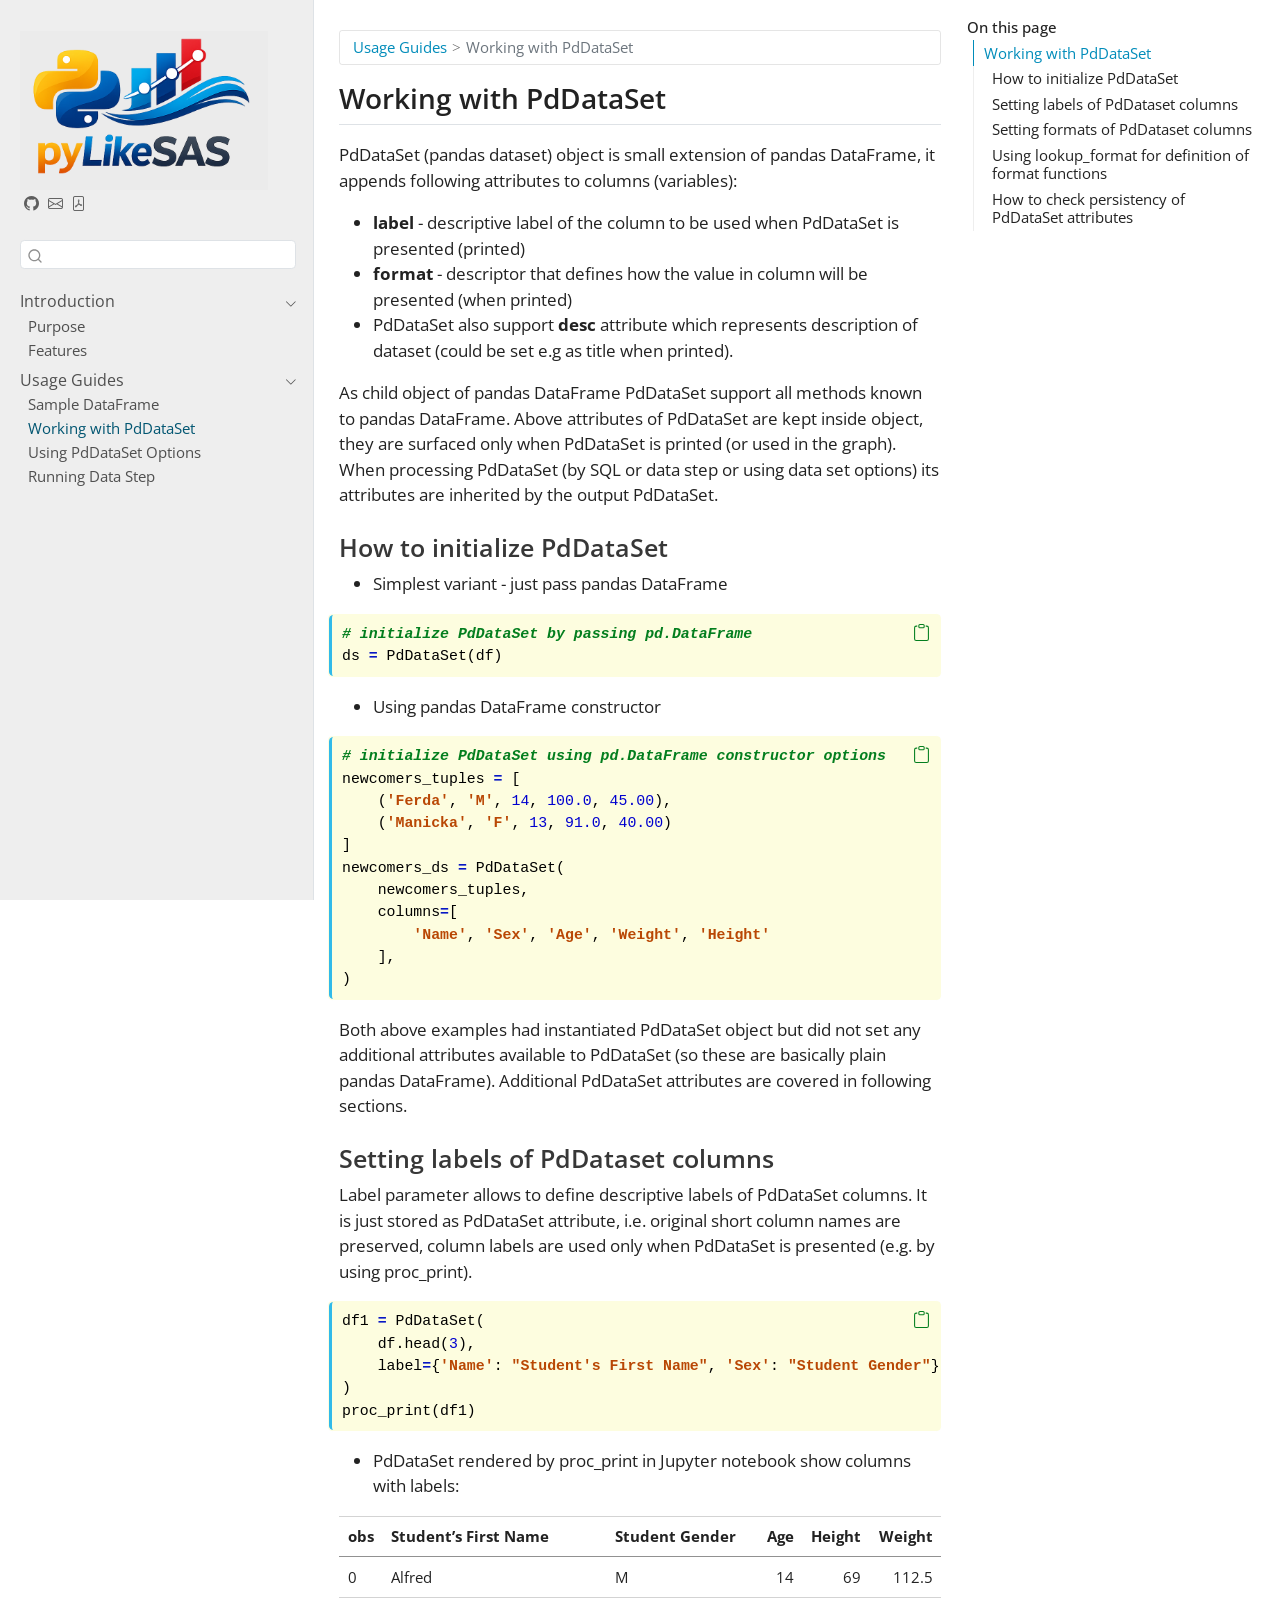
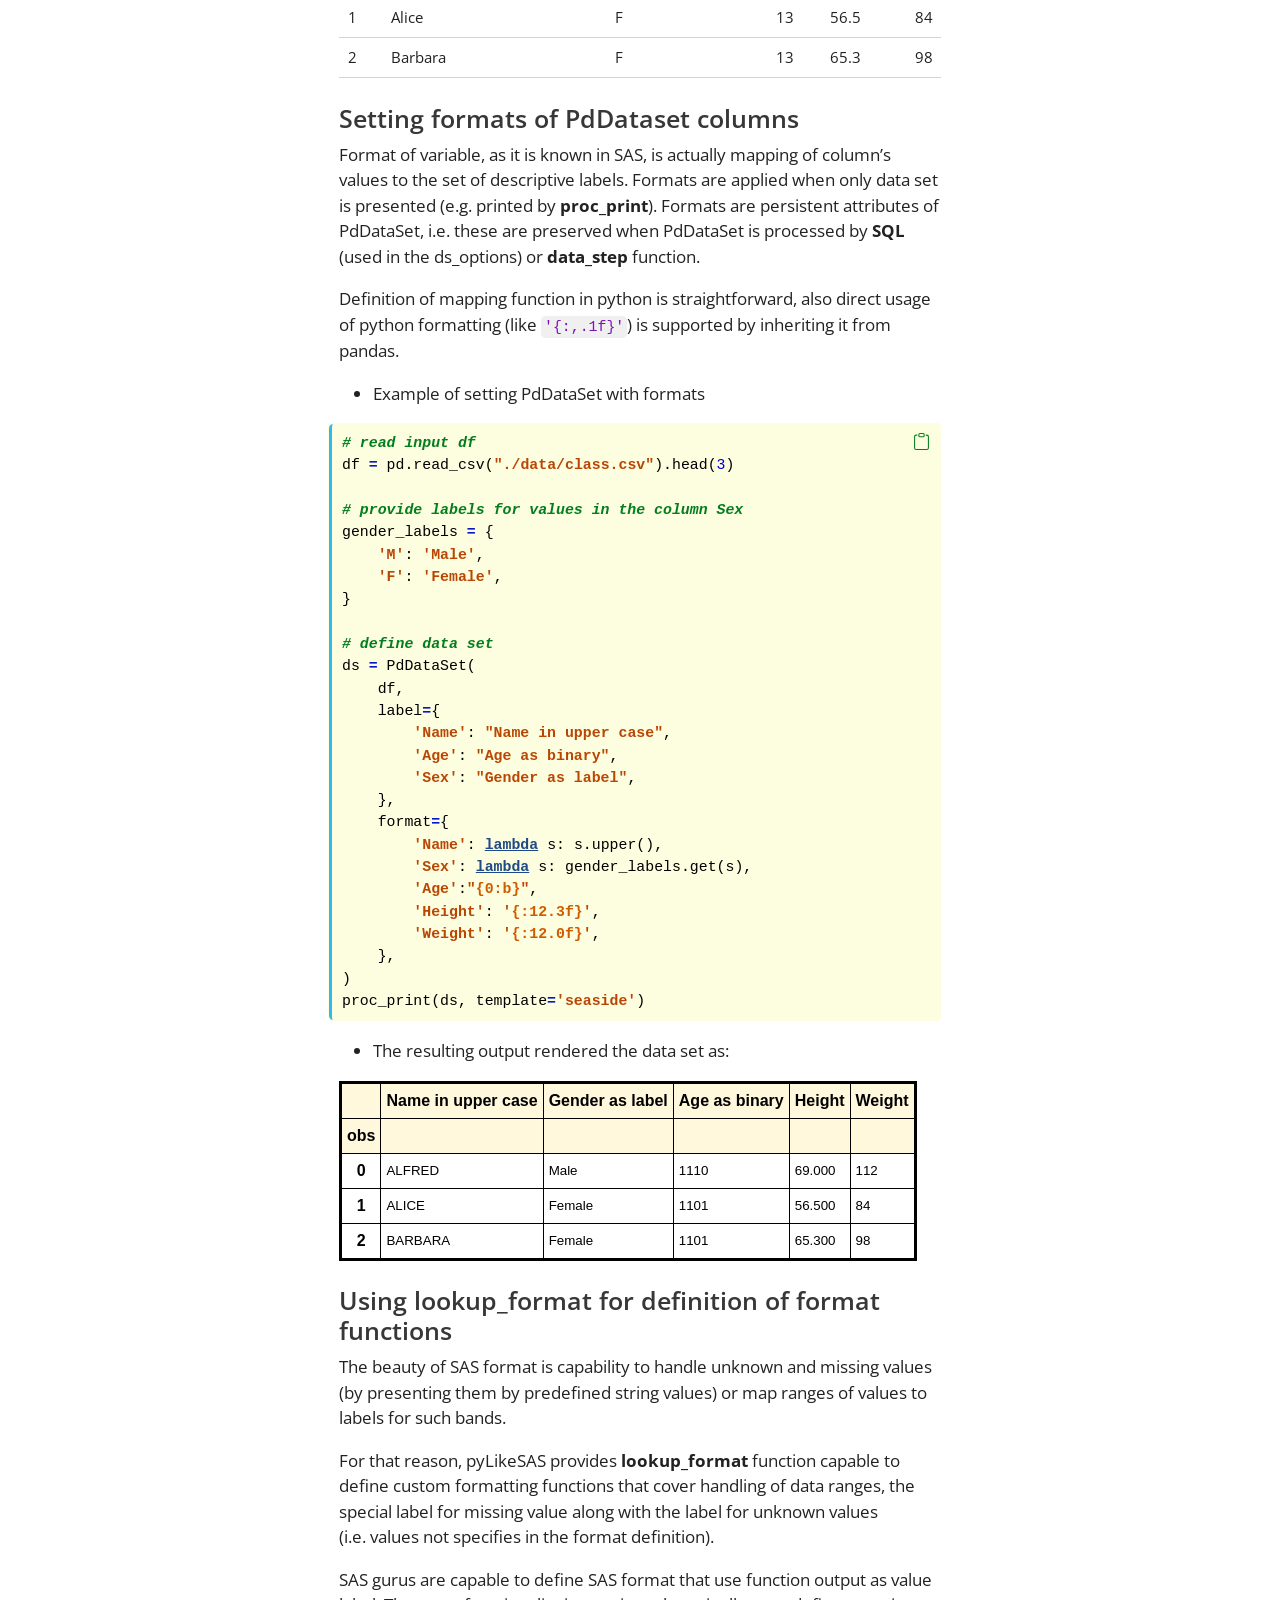
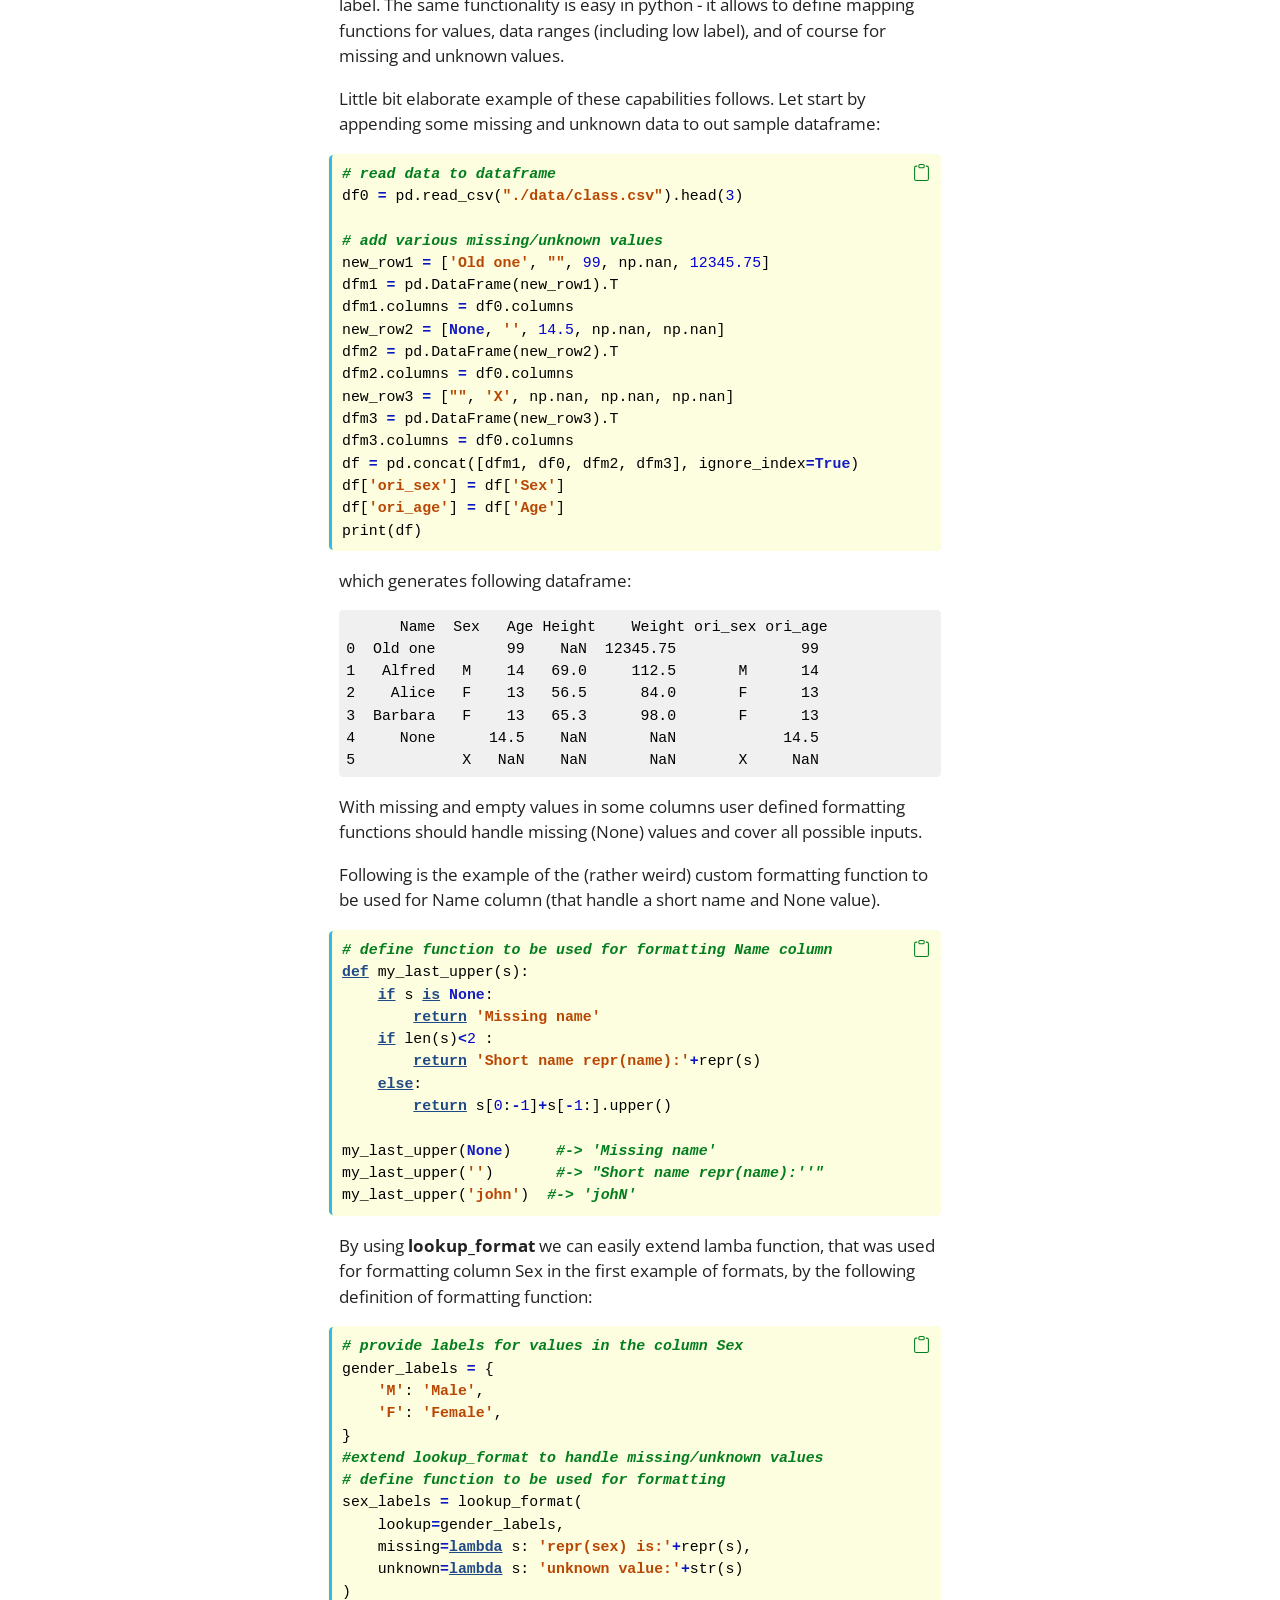
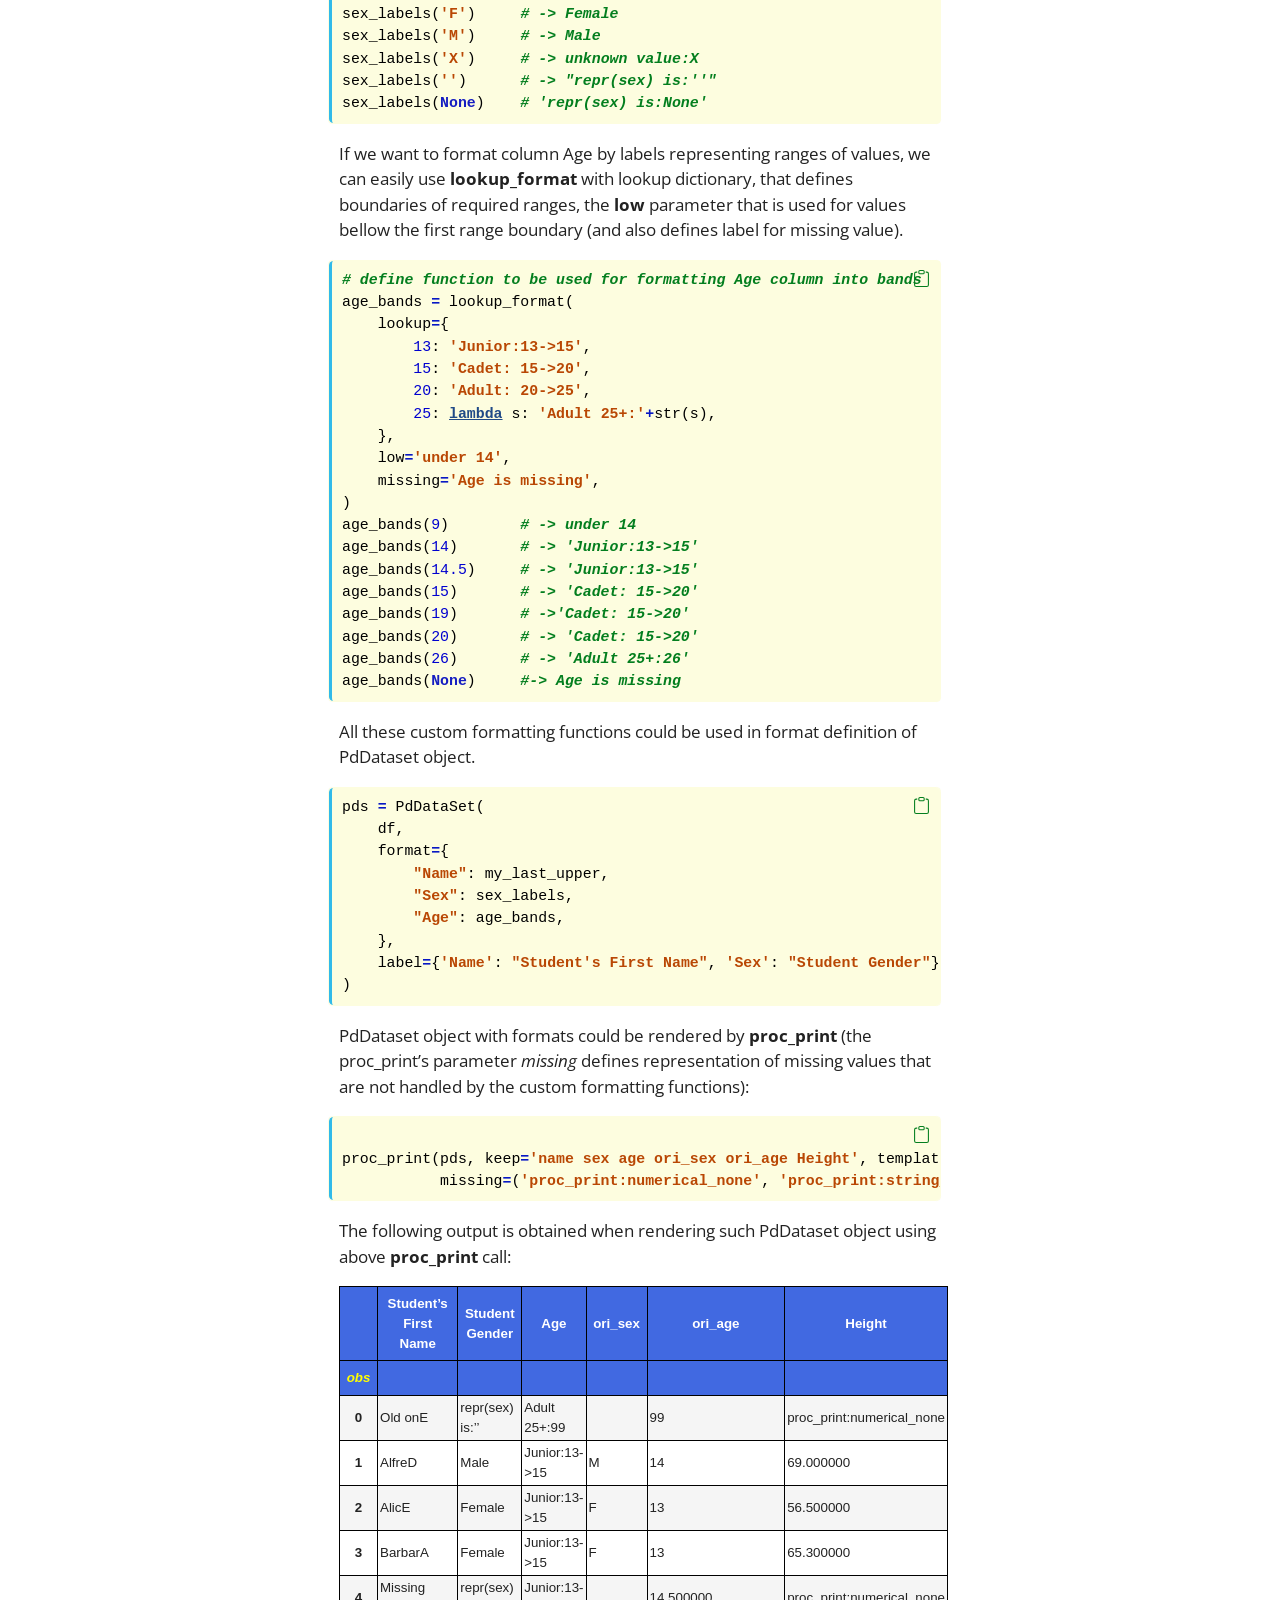
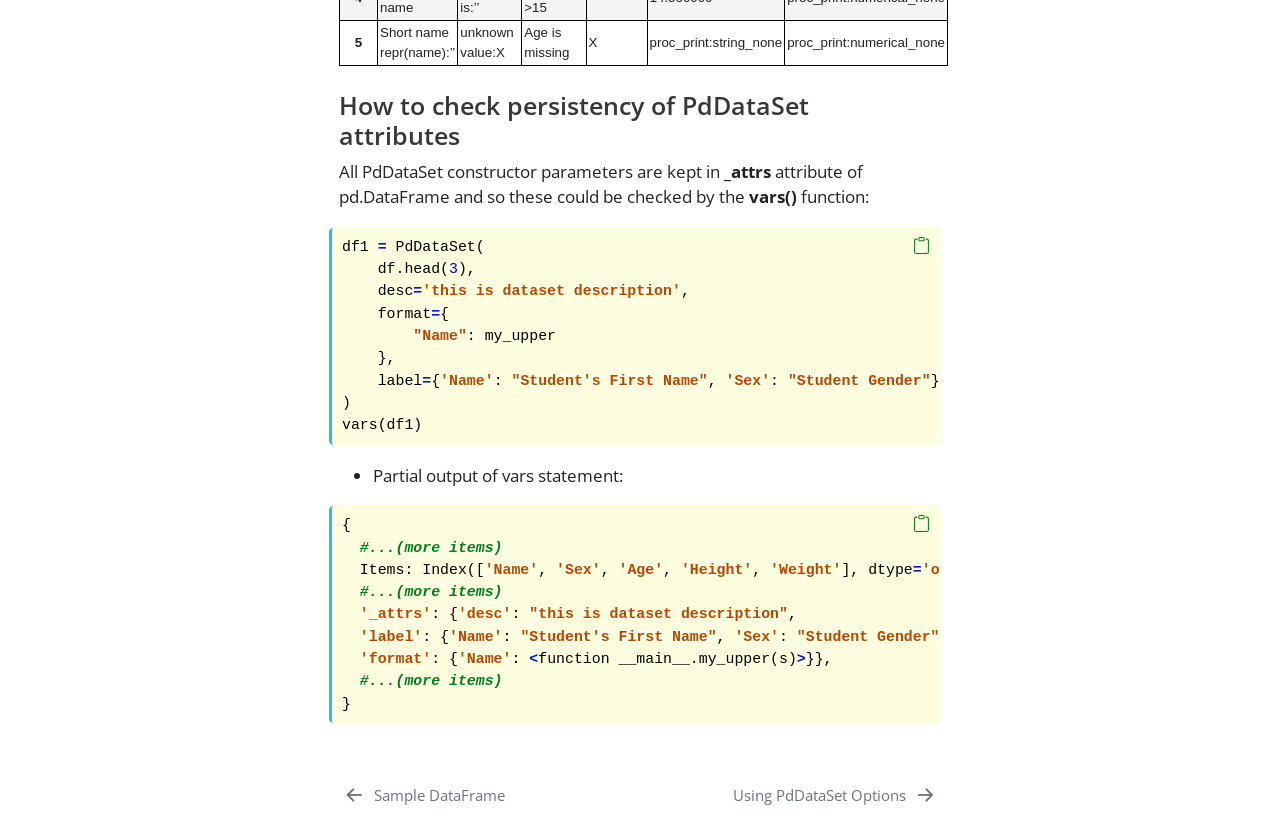
<file: docs/WorkingwithPdDataSet.html>
<!DOCTYPE html>
<html xmlns="http://www.w3.org/1999/xhtml" lang="en" xml:lang="en"><head>

<meta charset="utf-8">
<meta name="generator" content="quarto-1.9.36">

<meta name="viewport" content="width=device-width, initial-scale=1.0, user-scalable=yes">


<title>workingwithpddataset</title>
<style>
/* Default styles provided by pandoc.
** See https://pandoc.org/MANUAL.html#variables-for-html for config info.
*/
code{white-space: pre-wrap;}
span.smallcaps{font-variant: small-caps;}
div.columns{display: flex; gap: min(4vw, 1.5em);}
div.column{flex: auto; overflow-x: auto;}
div.hanging-indent{margin-left: 1.5em; text-indent: -1.5em;}
ul.task-list{list-style: none;}
ul.task-list li input[type="checkbox"] {
  width: 0.8em;
  margin: 0 0.8em 0.2em -1em; /* quarto-specific, see https://github.com/quarto-dev/quarto-cli/issues/4556 */ 
  vertical-align: middle;
}
/* CSS for syntax highlighting */
html { -webkit-text-size-adjust: 100%; }
pre > code.sourceCode { white-space: pre; position: relative; }
pre > code.sourceCode > span { display: inline-block; line-height: 1.25; }
pre > code.sourceCode > span:empty { height: 1.2em; }
.sourceCode { overflow: visible; }
code.sourceCode > span { color: inherit; text-decoration: inherit; }
div.sourceCode { margin: 1em 0; }
pre.sourceCode { margin: 0; }
@media screen {
div.sourceCode { overflow: auto; }
}
@media print {
pre > code.sourceCode { white-space: pre-wrap; }
pre > code.sourceCode > span { text-indent: -5em; padding-left: 5em; }
}
pre.numberSource code
  { counter-reset: source-line 0; }
pre.numberSource code > span
  { position: relative; left: -4em; counter-increment: source-line; }
pre.numberSource code > span > a:first-child::before
  { content: counter(source-line);
    position: relative; left: -1em; text-align: right; vertical-align: baseline;
    border: none; display: inline-block;
    -webkit-touch-callout: none; -webkit-user-select: none;
    -khtml-user-select: none; -moz-user-select: none;
    -ms-user-select: none; user-select: none;
    padding: 0 4px; width: 4em;
  }
pre.numberSource { margin-left: 3em;  padding-left: 4px; }
div.sourceCode
  {   }
@media screen {
pre > code.sourceCode > span > a:first-child::before { text-decoration: underline; }
}
</style>


<script src="site_libs/quarto-nav/quarto-nav.js"></script>
<script src="site_libs/quarto-nav/headroom.min.js"></script>
<script src="site_libs/clipboard/clipboard.min.js"></script>
<script src="site_libs/quarto-search/autocomplete.umd.js"></script>
<script src="site_libs/quarto-search/fuse.min.js"></script>
<script src="site_libs/quarto-search/quarto-search.js"></script>
<meta name="quarto:offset" content="./">
<link href="./UsageofPdDataSetoptions.html" rel="next">
<link href="./SampleDataFrame.html" rel="prev">
<script src="site_libs/quarto-html/quarto.js" type="module"></script>
<script src="site_libs/quarto-html/tabsets/tabsets.js" type="module"></script>
<script src="site_libs/quarto-html/popper.min.js"></script>
<script src="site_libs/quarto-html/tippy.umd.min.js"></script>
<script src="site_libs/quarto-html/anchor.min.js"></script>
<link href="site_libs/quarto-html/tippy.css" rel="stylesheet">
<link href="site_libs/quarto-html/quarto-syntax-highlighting-6b946396810233e5ce30c40e93c9c235.css" rel="stylesheet" id="quarto-text-highlighting-styles">
<script src="site_libs/bootstrap/bootstrap.min.js"></script>
<link href="site_libs/bootstrap/bootstrap-icons.css" rel="stylesheet">
<link href="site_libs/bootstrap/bootstrap-2acffc712711a44db399ac0c8c49660f.min.css" rel="stylesheet" append-hash="true" id="quarto-bootstrap" data-mode="light">
<script id="quarto-search-options" type="application/json">{
  "location": "sidebar",
  "copy-button": false,
  "collapse-after": 3,
  "panel-placement": "start",
  "type": "textbox",
  "limit": 50,
  "keyboard-shortcut": [
    "f",
    "/",
    "s"
  ],
  "show-item-context": false,
  "language": {
    "search-no-results-text": "No results",
    "search-matching-documents-text": "matching documents",
    "search-copy-link-title": "Copy link to search",
    "search-hide-matches-text": "Hide additional matches",
    "search-more-match-text": "more match in this document",
    "search-more-matches-text": "more matches in this document",
    "search-clear-button-title": "Clear",
    "search-text-placeholder": "",
    "search-detached-cancel-button-title": "Cancel",
    "search-submit-button-title": "Submit",
    "search-label": "Search"
  }
}</script>


<link rel="stylesheet" href="styles.css">
</head>

<body class="nav-sidebar docked quarto-light">

<div id="quarto-search-results"></div>
  <header id="quarto-header" class="headroom fixed-top">
  <nav class="quarto-secondary-nav">
    <div class="container-fluid d-flex">
      <button type="button" class="quarto-btn-toggle btn" data-bs-toggle="collapse" role="button" data-bs-target=".quarto-sidebar-collapse-item" aria-controls="quarto-sidebar" aria-expanded="false" aria-label="Toggle sidebar navigation" onclick="if (window.quartoToggleHeadroom) { window.quartoToggleHeadroom(); }">
        <i class="bi bi-layout-text-sidebar-reverse"></i>
      </button>
        <nav class="quarto-page-breadcrumbs" aria-label="breadcrumb"><ol class="breadcrumb"><li class="breadcrumb-item"><a href="./SampleDataFrame.html">Usage Guides</a></li><li class="breadcrumb-item"><a href="./WorkingwithPdDataSet.html">Working with PdDataSet</a></li></ol></nav>
        <a class="flex-grow-1" role="navigation" data-bs-toggle="collapse" data-bs-target=".quarto-sidebar-collapse-item" aria-controls="quarto-sidebar" aria-expanded="false" aria-label="Toggle sidebar navigation" onclick="if (window.quartoToggleHeadroom) { window.quartoToggleHeadroom(); }">      
        </a>
      <button type="button" class="btn quarto-search-button" aria-label="Search" onclick="window.quartoOpenSearch();">
        <i class="bi bi-search"></i>
      </button>
    </div>
  </nav>
</header>
<!-- content -->
<div id="quarto-content" class="quarto-container page-columns page-rows-contents page-layout-full">
<!-- sidebar -->
  <nav id="quarto-sidebar" class="sidebar collapse collapse-horizontal quarto-sidebar-collapse-item sidebar-navigation docked overflow-auto">
    <div class="pt-lg-2 mt-2 text-left sidebar-header">
      <a href="./index.html" class="sidebar-logo-link">
      <img src="./images/pyLikeSAS_logo.png" alt="pyLikeSAS Documentation" class="sidebar-logo light-content py-0 d-lg-inline d-none">
      <img src="./images/pyLikeSAS_logo.png" alt="pyLikeSAS Documentation" class="sidebar-logo dark-content py-0 d-lg-inline d-none">
      </a>
      <div class="sidebar-tools-main tools-wide">
    <a href="https://github.com/PulpanJ/pyLikeSAS" title="" class="quarto-navigation-tool px-1" aria-label=""><i class="bi bi-github"></i></a>
    <a href="mailto:pulpanj@volny.cz" title="" class="quarto-navigation-tool px-1" aria-label=""><i class="bi bi-envelope"></i></a>
    <a href="./mybook.pdf" title="" class="quarto-navigation-tool px-1" aria-label=""><i class="bi bi-file-pdf"></i></a>
</div>
      </div>
        <div class="mt-2 flex-shrink-0 align-items-center">
        <div class="sidebar-search">
        <div id="quarto-search" class="" title="Search"></div>
        </div>
        </div>
    <div class="sidebar-menu-container"> 
    <ul class="list-unstyled mt-1">
        <li class="sidebar-item sidebar-item-section">
      <div class="sidebar-item-container"> 
            <a href="./index.html" class="sidebar-item-text sidebar-link">
 <span class="menu-text">Introduction</span></a>
          <a class="sidebar-item-toggle text-start" data-bs-toggle="collapse" data-bs-target="#" role="navigation" aria-expanded="true" aria-label="Toggle section">
            <i class="bi bi-chevron-right ms-2"></i>
          </a> 
      </div>
      <ul id="" class="collapse list-unstyled sidebar-section depth1 show">  
          <li class="sidebar-item">
  <div class="sidebar-item-container"> 
  <a href="./Purpose.html" class="sidebar-item-text sidebar-link">
 <span class="menu-text">Purpose</span></a>
  </div>
</li>
          <li class="sidebar-item">
  <div class="sidebar-item-container"> 
  <a href="./pyLikeSAS.html" class="sidebar-item-text sidebar-link">
 <span class="menu-text">Features</span></a>
  </div>
</li>
      </ul>
  </li>
        <li class="sidebar-item sidebar-item-section">
      <div class="sidebar-item-container"> 
            <a class="sidebar-item-text sidebar-link text-start" data-bs-toggle="collapse" data-bs-target="#quarto-sidebar-section-1" role="navigation" aria-expanded="true">
 <span class="menu-text">Usage Guides</span></a>
          <a class="sidebar-item-toggle text-start" data-bs-toggle="collapse" data-bs-target="#quarto-sidebar-section-1" role="navigation" aria-expanded="true" aria-label="Toggle section">
            <i class="bi bi-chevron-right ms-2"></i>
          </a> 
      </div>
      <ul id="quarto-sidebar-section-1" class="collapse list-unstyled sidebar-section depth1 show">  
          <li class="sidebar-item">
  <div class="sidebar-item-container"> 
  <a href="./SampleDataFrame.html" class="sidebar-item-text sidebar-link">
 <span class="menu-text">Sample DataFrame</span></a>
  </div>
</li>
          <li class="sidebar-item">
  <div class="sidebar-item-container"> 
  <a href="./WorkingwithPdDataSet.html" class="sidebar-item-text sidebar-link active">
 <span class="menu-text">Working with PdDataSet</span></a>
  </div>
</li>
          <li class="sidebar-item">
  <div class="sidebar-item-container"> 
  <a href="./UsageofPdDataSetoptions.html" class="sidebar-item-text sidebar-link">
 <span class="menu-text">Using PdDataSet Options</span></a>
  </div>
</li>
          <li class="sidebar-item">
  <div class="sidebar-item-container"> 
  <a href="./ImplementationofDataStep.html" class="sidebar-item-text sidebar-link">
 <span class="menu-text">Running Data Step</span></a>
  </div>
</li>
      </ul>
  </li>
    </ul>
    </div>
</nav>
<div id="quarto-sidebar-glass" class="quarto-sidebar-collapse-item" data-bs-toggle="collapse" data-bs-target=".quarto-sidebar-collapse-item"></div>
<!-- margin-sidebar -->
    <div id="quarto-margin-sidebar" class="sidebar margin-sidebar">
        <nav id="TOC" role="doc-toc" class="toc-active" data-toc-expanded="-1">
    <h2 id="toc-title">On this page</h2>
   
  <ul>
  <li><a href="#working-with-pddataset" id="toc-working-with-pddataset" class="nav-link active" data-scroll-target="#working-with-pddataset">Working with PdDataSet</a>
  <ul>
  <li><a href="#how-to-initialize-pddataset" id="toc-how-to-initialize-pddataset" class="nav-link" data-scroll-target="#how-to-initialize-pddataset">How to initialize PdDataSet</a></li>
  <li><a href="#setting-labels-of-pddataset-columns" id="toc-setting-labels-of-pddataset-columns" class="nav-link" data-scroll-target="#setting-labels-of-pddataset-columns">Setting labels of PdDataset columns</a></li>
  <li><a href="#setting-formats-of-pddataset-columns" id="toc-setting-formats-of-pddataset-columns" class="nav-link" data-scroll-target="#setting-formats-of-pddataset-columns">Setting formats of PdDataset columns</a></li>
  <li><a href="#using-lookup_format-for-definition-of-format-functions" id="toc-using-lookup_format-for-definition-of-format-functions" class="nav-link" data-scroll-target="#using-lookup_format-for-definition-of-format-functions">Using lookup_format for definition of format functions</a></li>
  <li><a href="#how-to-check-persistency-of-pddataset-attributes" id="toc-how-to-check-persistency-of-pddataset-attributes" class="nav-link" data-scroll-target="#how-to-check-persistency-of-pddataset-attributes">How to check persistency of PdDataSet attributes</a></li>
  </ul></li>
  </ul>
</nav>
    </div>
<!-- main -->
<main class="content column-body" id="quarto-document-content"><header id="title-block-header" class="quarto-title-block"><nav class="quarto-page-breadcrumbs quarto-title-breadcrumbs d-none d-lg-block" aria-label="breadcrumb"><ol class="breadcrumb"><li class="breadcrumb-item"><a href="./SampleDataFrame.html">Usage Guides</a></li><li class="breadcrumb-item"><a href="./WorkingwithPdDataSet.html">Working with PdDataSet</a></li></ol></nav></header>




<section id="working-with-pddataset" class="level2">
<h2 class="anchored" data-anchor-id="working-with-pddataset">Working with PdDataSet</h2>
<p>PdDataSet (pandas dataset) object is small extension of pandas DataFrame, it appends following attributes to columns (variables):</p>
<ul>
<li><strong>label</strong> - descriptive label of the column to be used when PdDataSet is presented (printed)</li>
<li><strong>format</strong> - descriptor that defines how the value in column will be presented (when printed)</li>
<li>PdDataSet also support <strong>desc</strong> attribute which represents description of dataset (could be set e.g as title when printed).</li>
</ul>
<p>As child object of pandas DataFrame PdDataSet support all methods known to pandas DataFrame. Above attributes of PdDataSet are kept inside object, they are surfaced only when PdDataSet is printed (or used in the graph). When processing PdDataSet (by SQL or data step or using data set options) its attributes are inherited by the output PdDataSet.</p>
<section id="how-to-initialize-pddataset" class="level3">
<h3 class="anchored" data-anchor-id="how-to-initialize-pddataset">How to initialize PdDataSet</h3>
<ul>
<li>Simplest variant - just pass pandas DataFrame</li>
</ul>
<div class="code-copy-outer-scaffold"><div class="sourceCode" id="cb1"><pre class="sourceCode python code-with-copy"><code class="sourceCode python"><span id="cb1-1"><a href="#cb1-1" aria-hidden="true" tabindex="-1"></a><span class="co"># initialize PdDataSet by passing pd.DataFrame</span></span>
<span id="cb1-2"><a href="#cb1-2" aria-hidden="true" tabindex="-1"></a>ds <span class="op">=</span> PdDataSet(df)</span></code></pre></div><button title="Copy to Clipboard" class="code-copy-button"><i class="bi"></i></button></div>
<ul>
<li>Using pandas DataFrame constructor</li>
</ul>
<div class="code-copy-outer-scaffold"><div class="sourceCode" id="cb2"><pre class="sourceCode python code-with-copy"><code class="sourceCode python"><span id="cb2-1"><a href="#cb2-1" aria-hidden="true" tabindex="-1"></a><span class="co"># initialize PdDataSet using pd.DataFrame constructor options</span></span>
<span id="cb2-2"><a href="#cb2-2" aria-hidden="true" tabindex="-1"></a>newcomers_tuples <span class="op">=</span> [</span>
<span id="cb2-3"><a href="#cb2-3" aria-hidden="true" tabindex="-1"></a>    (<span class="st">'Ferda'</span>, <span class="st">'M'</span>, <span class="dv">14</span>, <span class="fl">100.0</span>, <span class="fl">45.00</span>),</span>
<span id="cb2-4"><a href="#cb2-4" aria-hidden="true" tabindex="-1"></a>    (<span class="st">'Manicka'</span>, <span class="st">'F'</span>, <span class="dv">13</span>, <span class="fl">91.0</span>, <span class="fl">40.00</span>)</span>
<span id="cb2-5"><a href="#cb2-5" aria-hidden="true" tabindex="-1"></a>]</span>
<span id="cb2-6"><a href="#cb2-6" aria-hidden="true" tabindex="-1"></a>newcomers_ds <span class="op">=</span> PdDataSet(</span>
<span id="cb2-7"><a href="#cb2-7" aria-hidden="true" tabindex="-1"></a>    newcomers_tuples,</span>
<span id="cb2-8"><a href="#cb2-8" aria-hidden="true" tabindex="-1"></a>    columns<span class="op">=</span>[</span>
<span id="cb2-9"><a href="#cb2-9" aria-hidden="true" tabindex="-1"></a>        <span class="st">'Name'</span>, <span class="st">'Sex'</span>, <span class="st">'Age'</span>, <span class="st">'Weight'</span>, <span class="st">'Height'</span></span>
<span id="cb2-10"><a href="#cb2-10" aria-hidden="true" tabindex="-1"></a>    ],</span>
<span id="cb2-11"><a href="#cb2-11" aria-hidden="true" tabindex="-1"></a>)</span></code></pre></div><button title="Copy to Clipboard" class="code-copy-button"><i class="bi"></i></button></div>
<p>Both above examples had instantiated PdDataSet object but did not set any additional attributes available to PdDataSet (so these are basically plain pandas DataFrame). Additional PdDataSet attributes are covered in following sections.</p>
</section>
<section id="setting-labels-of-pddataset-columns" class="level3">
<h3 class="anchored" data-anchor-id="setting-labels-of-pddataset-columns">Setting labels of PdDataset columns</h3>
<p>Label parameter allows to define descriptive labels of PdDataSet columns. It is just stored as PdDataSet attribute, i.e.&nbsp;original short column names are preserved, column labels are used only when PdDataSet is presented (e.g.&nbsp;by using proc_print).</p>
<div class="code-copy-outer-scaffold"><div class="sourceCode" id="cb3"><pre class="sourceCode python code-with-copy"><code class="sourceCode python"><span id="cb3-1"><a href="#cb3-1" aria-hidden="true" tabindex="-1"></a>df1 <span class="op">=</span> PdDataSet(</span>
<span id="cb3-2"><a href="#cb3-2" aria-hidden="true" tabindex="-1"></a>    df.head(<span class="dv">3</span>),</span>
<span id="cb3-3"><a href="#cb3-3" aria-hidden="true" tabindex="-1"></a>    label<span class="op">=</span>{<span class="st">'Name'</span>: <span class="st">"Student's First Name"</span>, <span class="st">'Sex'</span>: <span class="st">"Student Gender"</span>}</span>
<span id="cb3-4"><a href="#cb3-4" aria-hidden="true" tabindex="-1"></a>)</span>
<span id="cb3-5"><a href="#cb3-5" aria-hidden="true" tabindex="-1"></a>proc_print(df1) </span></code></pre></div><button title="Copy to Clipboard" class="code-copy-button"><i class="bi"></i></button></div>
<ul>
<li>PdDataSet rendered by proc_print in Jupyter notebook show columns with labels:</li>
</ul>
<table class="caption-top table">
<colgroup>
<col style="width: 7%">
<col style="width: 37%">
<col style="width: 25%">
<col style="width: 7%">
<col style="width: 11%">
<col style="width: 11%">
</colgroup>
<thead>
<tr class="header">
<th style="text-align: left;">obs</th>
<th style="text-align: left;">Student’s First Name</th>
<th style="text-align: left;">Student Gender</th>
<th style="text-align: right;">Age</th>
<th style="text-align: right;">Height</th>
<th style="text-align: right;">Weight</th>
</tr>
</thead>
<tbody>
<tr class="odd">
<td style="text-align: left;">0</td>
<td style="text-align: left;">Alfred</td>
<td style="text-align: left;">M</td>
<td style="text-align: right;">14</td>
<td style="text-align: right;">69</td>
<td style="text-align: right;">112.5</td>
</tr>
<tr class="even">
<td style="text-align: left;">1</td>
<td style="text-align: left;">Alice</td>
<td style="text-align: left;">F</td>
<td style="text-align: right;">13</td>
<td style="text-align: right;">56.5</td>
<td style="text-align: right;">84</td>
</tr>
<tr class="odd">
<td style="text-align: left;">2</td>
<td style="text-align: left;">Barbara</td>
<td style="text-align: left;">F</td>
<td style="text-align: right;">13</td>
<td style="text-align: right;">65.3</td>
<td style="text-align: right;">98</td>
</tr>
</tbody>
</table>
</section>
<section id="setting-formats-of-pddataset-columns" class="level3">
<h3 class="anchored" data-anchor-id="setting-formats-of-pddataset-columns">Setting formats of PdDataset columns</h3>
<p>Format of variable, as it is known in SAS, is actually mapping of column’s values to the set of descriptive labels. Formats are applied when only data set is presented (e.g.&nbsp;printed by <strong>proc_print</strong>). Formats are persistent attributes of PdDataSet, i.e.&nbsp;these are preserved when PdDataSet is processed by <strong>SQL</strong> (used in the ds_options) or <strong>data_step</strong> function.</p>
<p>Definition of mapping function in python is straightforward, also direct usage of python formatting (like <code>'{:,.1f}'</code>) is supported by inheriting it from pandas.</p>
<ul>
<li>Example of setting PdDataSet with formats</li>
</ul>
<div class="code-copy-outer-scaffold"><div class="sourceCode" id="cb4"><pre class="sourceCode python code-with-copy"><code class="sourceCode python"><span id="cb4-1"><a href="#cb4-1" aria-hidden="true" tabindex="-1"></a><span class="co"># read input df</span></span>
<span id="cb4-2"><a href="#cb4-2" aria-hidden="true" tabindex="-1"></a>df <span class="op">=</span> pd.read_csv(<span class="st">"./data/class.csv"</span>).head(<span class="dv">3</span>)</span>
<span id="cb4-3"><a href="#cb4-3" aria-hidden="true" tabindex="-1"></a></span>
<span id="cb4-4"><a href="#cb4-4" aria-hidden="true" tabindex="-1"></a><span class="co"># provide labels for values in the column Sex</span></span>
<span id="cb4-5"><a href="#cb4-5" aria-hidden="true" tabindex="-1"></a>gender_labels <span class="op">=</span> {</span>
<span id="cb4-6"><a href="#cb4-6" aria-hidden="true" tabindex="-1"></a>    <span class="st">'M'</span>: <span class="st">'Male'</span>,</span>
<span id="cb4-7"><a href="#cb4-7" aria-hidden="true" tabindex="-1"></a>    <span class="st">'F'</span>: <span class="st">'Female'</span>,</span>
<span id="cb4-8"><a href="#cb4-8" aria-hidden="true" tabindex="-1"></a>}</span>
<span id="cb4-9"><a href="#cb4-9" aria-hidden="true" tabindex="-1"></a></span>
<span id="cb4-10"><a href="#cb4-10" aria-hidden="true" tabindex="-1"></a><span class="co"># define data set</span></span>
<span id="cb4-11"><a href="#cb4-11" aria-hidden="true" tabindex="-1"></a>ds <span class="op">=</span> PdDataSet(</span>
<span id="cb4-12"><a href="#cb4-12" aria-hidden="true" tabindex="-1"></a>    df,</span>
<span id="cb4-13"><a href="#cb4-13" aria-hidden="true" tabindex="-1"></a>    label<span class="op">=</span>{</span>
<span id="cb4-14"><a href="#cb4-14" aria-hidden="true" tabindex="-1"></a>        <span class="st">'Name'</span>: <span class="st">"Name in upper case"</span>,</span>
<span id="cb4-15"><a href="#cb4-15" aria-hidden="true" tabindex="-1"></a>        <span class="st">'Age'</span>: <span class="st">"Age as binary"</span>,</span>
<span id="cb4-16"><a href="#cb4-16" aria-hidden="true" tabindex="-1"></a>        <span class="st">'Sex'</span>: <span class="st">"Gender as label"</span>,</span>
<span id="cb4-17"><a href="#cb4-17" aria-hidden="true" tabindex="-1"></a>    },</span>
<span id="cb4-18"><a href="#cb4-18" aria-hidden="true" tabindex="-1"></a>    <span class="bu">format</span><span class="op">=</span>{</span>
<span id="cb4-19"><a href="#cb4-19" aria-hidden="true" tabindex="-1"></a>        <span class="st">'Name'</span>: <span class="kw">lambda</span> s: s.upper(),</span>
<span id="cb4-20"><a href="#cb4-20" aria-hidden="true" tabindex="-1"></a>        <span class="st">'Sex'</span>: <span class="kw">lambda</span> s: gender_labels.get(s),</span>
<span id="cb4-21"><a href="#cb4-21" aria-hidden="true" tabindex="-1"></a>        <span class="st">'Age'</span>:<span class="st">"</span><span class="sc">{0:b}</span><span class="st">"</span>,</span>
<span id="cb4-22"><a href="#cb4-22" aria-hidden="true" tabindex="-1"></a>        <span class="st">'Height'</span>: <span class="st">'</span><span class="sc">{:12.3f}</span><span class="st">'</span>,</span>
<span id="cb4-23"><a href="#cb4-23" aria-hidden="true" tabindex="-1"></a>        <span class="st">'Weight'</span>: <span class="st">'</span><span class="sc">{:12.0f}</span><span class="st">'</span>,</span>
<span id="cb4-24"><a href="#cb4-24" aria-hidden="true" tabindex="-1"></a>    },</span>
<span id="cb4-25"><a href="#cb4-25" aria-hidden="true" tabindex="-1"></a>)</span>
<span id="cb4-26"><a href="#cb4-26" aria-hidden="true" tabindex="-1"></a>proc_print(ds, template<span class="op">=</span><span class="st">'seaside'</span>)</span></code></pre></div><button title="Copy to Clipboard" class="code-copy-button"><i class="bi"></i></button></div>
<ul>
<li>The resulting output rendered the data set as:</li>
</ul>

<style type="text/css">
#T_a8152   {
  background-color: white;
  border-collapse: collapse;
  border-color: black;
  border-style:  solid;
  border-spacing: 0;
  text-align: left;
  vertical-align: middle;
  color: black;
  font-family: Arial, 'Albany AMT', Helvetica, sans-serif;
  font-size: 10pt;
  font-style: normal;
  font-weight: normal;
  margin: 0;
  padding: 5px;
}
#T_a8152 thead {
  background-color: cornsilk;
  color: black;
}
#T_a8152 th {
  font-size: 120%;
  font-weight: bold;
  text-align: center;
  vertical-align: middle;
  padding: 5px;
  border: 1px solid black;
}
#T_a8152 td {
  border: 1px solid black;
  padding: 5px;
}
</style>
<table id="T_a8152">
<thead>
<tr>
<th class="blank level0">
&nbsp;
</th>
<th id="T_a8152_level0_col0" class="col_heading level0 col0">
Name in upper case
</th>
<th id="T_a8152_level0_col1" class="col_heading level0 col1">
Gender as label
</th>
<th id="T_a8152_level0_col2" class="col_heading level0 col2">
Age as binary
</th>
<th id="T_a8152_level0_col3" class="col_heading level0 col3">
Height
</th>
<th id="T_a8152_level0_col4" class="col_heading level0 col4">
Weight
</th>
</tr>
<tr>
<th class="index_name level0">
obs
</th>
<th class="blank col0">
&nbsp;
</th>
<th class="blank col1">
&nbsp;
</th>
<th class="blank col2">
&nbsp;
</th>
<th class="blank col3">
&nbsp;
</th>
<th class="blank col4">
&nbsp;
</th>
</tr>
</thead>
<tbody>
<tr>
<th id="T_a8152_level0_row0" class="row_heading level0 row0">
0
</th>
<td id="T_a8152_row0_col0" class="data row0 col0">
ALFRED
</td>
<td id="T_a8152_row0_col1" class="data row0 col1">
Male
</td>
<td id="T_a8152_row0_col2" class="data row0 col2">
1110
</td>
<td id="T_a8152_row0_col3" class="data row0 col3">
69.000
</td>
<td id="T_a8152_row0_col4" class="data row0 col4">
112
</td>
</tr>
<tr>
<th id="T_a8152_level0_row1" class="row_heading level0 row1">
1
</th>
<td id="T_a8152_row1_col0" class="data row1 col0">
ALICE
</td>
<td id="T_a8152_row1_col1" class="data row1 col1">
Female
</td>
<td id="T_a8152_row1_col2" class="data row1 col2">
1101
</td>
<td id="T_a8152_row1_col3" class="data row1 col3">
56.500
</td>
<td id="T_a8152_row1_col4" class="data row1 col4">
84
</td>
</tr>
<tr>
<th id="T_a8152_level0_row2" class="row_heading level0 row2">
2
</th>
<td id="T_a8152_row2_col0" class="data row2 col0">
BARBARA
</td>
<td id="T_a8152_row2_col1" class="data row2 col1">
Female
</td>
<td id="T_a8152_row2_col2" class="data row2 col2">
1101
</td>
<td id="T_a8152_row2_col3" class="data row2 col3">
65.300
</td>
<td id="T_a8152_row2_col4" class="data row2 col4">
98
</td>
</tr>
</tbody>
</table>

</section>
<section id="using-lookup_format-for-definition-of-format-functions" class="level3">
<h3 class="anchored" data-anchor-id="using-lookup_format-for-definition-of-format-functions">Using lookup_format for definition of format functions</h3>
<p>The beauty of SAS format is capability to handle unknown and missing values (by presenting them by predefined string values) or map ranges of values to labels for such bands.</p>
<p>For that reason, pyLikeSAS provides <strong>lookup_format</strong> function capable to define custom formatting functions that cover handling of data ranges, the special label for missing value along with the label for unknown values (i.e.&nbsp;values not specifies in the format definition).</p>
<p>SAS gurus are capable to define SAS format that use function output as value label. The same functionality is easy in python - it allows to define mapping functions for values, data ranges (including low label), and of course for missing and unknown values.</p>
<p>Little bit elaborate example of these capabilities follows. Let start by appending some missing and unknown data to out sample dataframe:</p>
<div class="code-copy-outer-scaffold"><div class="sourceCode" id="cb5"><pre class="sourceCode python code-with-copy"><code class="sourceCode python"><span id="cb5-1"><a href="#cb5-1" aria-hidden="true" tabindex="-1"></a><span class="co"># read data to dataframe</span></span>
<span id="cb5-2"><a href="#cb5-2" aria-hidden="true" tabindex="-1"></a>df0 <span class="op">=</span> pd.read_csv(<span class="st">"./data/class.csv"</span>).head(<span class="dv">3</span>)</span>
<span id="cb5-3"><a href="#cb5-3" aria-hidden="true" tabindex="-1"></a></span>
<span id="cb5-4"><a href="#cb5-4" aria-hidden="true" tabindex="-1"></a><span class="co"># add various missing/unknown values</span></span>
<span id="cb5-5"><a href="#cb5-5" aria-hidden="true" tabindex="-1"></a>new_row1 <span class="op">=</span> [<span class="st">'Old one'</span>, <span class="st">""</span>, <span class="dv">99</span>, np.nan, <span class="fl">12345.75</span>]</span>
<span id="cb5-6"><a href="#cb5-6" aria-hidden="true" tabindex="-1"></a>dfm1 <span class="op">=</span> pd.DataFrame(new_row1).T</span>
<span id="cb5-7"><a href="#cb5-7" aria-hidden="true" tabindex="-1"></a>dfm1.columns <span class="op">=</span> df0.columns</span>
<span id="cb5-8"><a href="#cb5-8" aria-hidden="true" tabindex="-1"></a>new_row2 <span class="op">=</span> [<span class="va">None</span>, <span class="st">''</span>, <span class="fl">14.5</span>, np.nan, np.nan]</span>
<span id="cb5-9"><a href="#cb5-9" aria-hidden="true" tabindex="-1"></a>dfm2 <span class="op">=</span> pd.DataFrame(new_row2).T</span>
<span id="cb5-10"><a href="#cb5-10" aria-hidden="true" tabindex="-1"></a>dfm2.columns <span class="op">=</span> df0.columns</span>
<span id="cb5-11"><a href="#cb5-11" aria-hidden="true" tabindex="-1"></a>new_row3 <span class="op">=</span> [<span class="st">""</span>, <span class="st">'X'</span>, np.nan, np.nan, np.nan]</span>
<span id="cb5-12"><a href="#cb5-12" aria-hidden="true" tabindex="-1"></a>dfm3 <span class="op">=</span> pd.DataFrame(new_row3).T</span>
<span id="cb5-13"><a href="#cb5-13" aria-hidden="true" tabindex="-1"></a>dfm3.columns <span class="op">=</span> df0.columns</span>
<span id="cb5-14"><a href="#cb5-14" aria-hidden="true" tabindex="-1"></a>df <span class="op">=</span> pd.concat([dfm1, df0, dfm2, dfm3], ignore_index<span class="op">=</span><span class="va">True</span>)</span>
<span id="cb5-15"><a href="#cb5-15" aria-hidden="true" tabindex="-1"></a>df[<span class="st">'ori_sex'</span>] <span class="op">=</span> df[<span class="st">'Sex'</span>]</span>
<span id="cb5-16"><a href="#cb5-16" aria-hidden="true" tabindex="-1"></a>df[<span class="st">'ori_age'</span>] <span class="op">=</span> df[<span class="st">'Age'</span>]</span>
<span id="cb5-17"><a href="#cb5-17" aria-hidden="true" tabindex="-1"></a><span class="bu">print</span>(df)</span></code></pre></div><button title="Copy to Clipboard" class="code-copy-button"><i class="bi"></i></button></div>
<p>which generates following dataframe:</p>
<pre class="text"><code>      Name  Sex   Age Height    Weight ori_sex ori_age
0  Old one        99    NaN  12345.75              99
1   Alfred   M    14   69.0     112.5       M      14
2    Alice   F    13   56.5      84.0       F      13
3  Barbara   F    13   65.3      98.0       F      13
4     None      14.5    NaN       NaN            14.5
5            X   NaN    NaN       NaN       X     NaN</code></pre>
<p>With missing and empty values in some columns user defined formatting functions should handle missing (None) values and cover all possible inputs.</p>
<p>Following is the example of the (rather weird) custom formatting function to be used for Name column (that handle a short name and None value).</p>
<div class="code-copy-outer-scaffold"><div class="sourceCode" id="cb7"><pre class="sourceCode python code-with-copy"><code class="sourceCode python"><span id="cb7-1"><a href="#cb7-1" aria-hidden="true" tabindex="-1"></a><span class="co"># define function to be used for formatting Name column</span></span>
<span id="cb7-2"><a href="#cb7-2" aria-hidden="true" tabindex="-1"></a><span class="kw">def</span> my_last_upper(s): </span>
<span id="cb7-3"><a href="#cb7-3" aria-hidden="true" tabindex="-1"></a>    <span class="cf">if</span> s <span class="kw">is</span> <span class="va">None</span>: </span>
<span id="cb7-4"><a href="#cb7-4" aria-hidden="true" tabindex="-1"></a>        <span class="cf">return</span> <span class="st">'Missing name'</span></span>
<span id="cb7-5"><a href="#cb7-5" aria-hidden="true" tabindex="-1"></a>    <span class="cf">if</span> <span class="bu">len</span>(s)<span class="op">&lt;</span><span class="dv">2</span> :</span>
<span id="cb7-6"><a href="#cb7-6" aria-hidden="true" tabindex="-1"></a>        <span class="cf">return</span> <span class="st">'Short name repr(name):'</span><span class="op">+</span><span class="bu">repr</span>(s)</span>
<span id="cb7-7"><a href="#cb7-7" aria-hidden="true" tabindex="-1"></a>    <span class="cf">else</span>:</span>
<span id="cb7-8"><a href="#cb7-8" aria-hidden="true" tabindex="-1"></a>        <span class="cf">return</span> s[<span class="dv">0</span>:<span class="op">-</span><span class="dv">1</span>]<span class="op">+</span>s[<span class="op">-</span><span class="dv">1</span>:].upper()</span>
<span id="cb7-9"><a href="#cb7-9" aria-hidden="true" tabindex="-1"></a></span>
<span id="cb7-10"><a href="#cb7-10" aria-hidden="true" tabindex="-1"></a>my_last_upper(<span class="va">None</span>)     <span class="co">#-&gt; 'Missing name'</span></span>
<span id="cb7-11"><a href="#cb7-11" aria-hidden="true" tabindex="-1"></a>my_last_upper(<span class="st">''</span>)       <span class="co">#-&gt; "Short name repr(name):''"</span></span>
<span id="cb7-12"><a href="#cb7-12" aria-hidden="true" tabindex="-1"></a>my_last_upper(<span class="st">'john'</span>)  <span class="co">#-&gt; 'johN'</span></span></code></pre></div><button title="Copy to Clipboard" class="code-copy-button"><i class="bi"></i></button></div>
<p>By using <strong>lookup_format</strong> we can easily extend lamba function, that was used for formatting column Sex in the first example of formats, by the following definition of formatting function:</p>
<div class="code-copy-outer-scaffold"><div class="sourceCode" id="cb8"><pre class="sourceCode python code-with-copy"><code class="sourceCode python"><span id="cb8-1"><a href="#cb8-1" aria-hidden="true" tabindex="-1"></a><span class="co"># provide labels for values in the column Sex</span></span>
<span id="cb8-2"><a href="#cb8-2" aria-hidden="true" tabindex="-1"></a>gender_labels <span class="op">=</span> {</span>
<span id="cb8-3"><a href="#cb8-3" aria-hidden="true" tabindex="-1"></a>    <span class="st">'M'</span>: <span class="st">'Male'</span>,</span>
<span id="cb8-4"><a href="#cb8-4" aria-hidden="true" tabindex="-1"></a>    <span class="st">'F'</span>: <span class="st">'Female'</span>,</span>
<span id="cb8-5"><a href="#cb8-5" aria-hidden="true" tabindex="-1"></a>}</span>
<span id="cb8-6"><a href="#cb8-6" aria-hidden="true" tabindex="-1"></a><span class="co">#extend lookup_format to handle missing/unknown values </span></span>
<span id="cb8-7"><a href="#cb8-7" aria-hidden="true" tabindex="-1"></a><span class="co"># define function to be used for formatting</span></span>
<span id="cb8-8"><a href="#cb8-8" aria-hidden="true" tabindex="-1"></a>sex_labels <span class="op">=</span> lookup_format(</span>
<span id="cb8-9"><a href="#cb8-9" aria-hidden="true" tabindex="-1"></a>    lookup<span class="op">=</span>gender_labels,</span>
<span id="cb8-10"><a href="#cb8-10" aria-hidden="true" tabindex="-1"></a>    missing<span class="op">=</span><span class="kw">lambda</span> s: <span class="st">'repr(sex) is:'</span><span class="op">+</span><span class="bu">repr</span>(s),</span>
<span id="cb8-11"><a href="#cb8-11" aria-hidden="true" tabindex="-1"></a>    unknown<span class="op">=</span><span class="kw">lambda</span> s: <span class="st">'unknown value:'</span><span class="op">+</span><span class="bu">str</span>(s)</span>
<span id="cb8-12"><a href="#cb8-12" aria-hidden="true" tabindex="-1"></a>)</span>
<span id="cb8-13"><a href="#cb8-13" aria-hidden="true" tabindex="-1"></a>sex_labels(<span class="st">'F'</span>)     <span class="co"># -&gt; Female</span></span>
<span id="cb8-14"><a href="#cb8-14" aria-hidden="true" tabindex="-1"></a>sex_labels(<span class="st">'M'</span>)     <span class="co"># -&gt; Male</span></span>
<span id="cb8-15"><a href="#cb8-15" aria-hidden="true" tabindex="-1"></a>sex_labels(<span class="st">'X'</span>)     <span class="co"># -&gt; unknown value:X</span></span>
<span id="cb8-16"><a href="#cb8-16" aria-hidden="true" tabindex="-1"></a>sex_labels(<span class="st">''</span>)      <span class="co"># -&gt; "repr(sex) is:''"</span></span>
<span id="cb8-17"><a href="#cb8-17" aria-hidden="true" tabindex="-1"></a>sex_labels(<span class="va">None</span>)    <span class="co"># 'repr(sex) is:None'</span></span></code></pre></div><button title="Copy to Clipboard" class="code-copy-button"><i class="bi"></i></button></div>
<p>If we want to format column Age by labels representing ranges of values, we can easily use <strong>lookup_format</strong> with lookup dictionary, that defines boundaries of required ranges, the <strong>low</strong> parameter that is used for values bellow the first range boundary (and also defines label for missing value).</p>
<div class="code-copy-outer-scaffold"><div class="sourceCode" id="cb9"><pre class="sourceCode python code-with-copy"><code class="sourceCode python"><span id="cb9-1"><a href="#cb9-1" aria-hidden="true" tabindex="-1"></a><span class="co"># define function to be used for formatting Age column into bands</span></span>
<span id="cb9-2"><a href="#cb9-2" aria-hidden="true" tabindex="-1"></a>age_bands <span class="op">=</span> lookup_format(</span>
<span id="cb9-3"><a href="#cb9-3" aria-hidden="true" tabindex="-1"></a>    lookup<span class="op">=</span>{</span>
<span id="cb9-4"><a href="#cb9-4" aria-hidden="true" tabindex="-1"></a>        <span class="dv">13</span>: <span class="st">'Junior:13-&gt;15'</span>,</span>
<span id="cb9-5"><a href="#cb9-5" aria-hidden="true" tabindex="-1"></a>        <span class="dv">15</span>: <span class="st">'Cadet: 15-&gt;20'</span>,</span>
<span id="cb9-6"><a href="#cb9-6" aria-hidden="true" tabindex="-1"></a>        <span class="dv">20</span>: <span class="st">'Adult: 20-&gt;25'</span>,</span>
<span id="cb9-7"><a href="#cb9-7" aria-hidden="true" tabindex="-1"></a>        <span class="dv">25</span>: <span class="kw">lambda</span> s: <span class="st">'Adult 25+:'</span><span class="op">+</span><span class="bu">str</span>(s),</span>
<span id="cb9-8"><a href="#cb9-8" aria-hidden="true" tabindex="-1"></a>    },</span>
<span id="cb9-9"><a href="#cb9-9" aria-hidden="true" tabindex="-1"></a>    low<span class="op">=</span><span class="st">'under 14'</span>,</span>
<span id="cb9-10"><a href="#cb9-10" aria-hidden="true" tabindex="-1"></a>    missing<span class="op">=</span><span class="st">'Age is missing'</span>,</span>
<span id="cb9-11"><a href="#cb9-11" aria-hidden="true" tabindex="-1"></a>)</span>
<span id="cb9-12"><a href="#cb9-12" aria-hidden="true" tabindex="-1"></a>age_bands(<span class="dv">9</span>)        <span class="co"># -&gt; under 14</span></span>
<span id="cb9-13"><a href="#cb9-13" aria-hidden="true" tabindex="-1"></a>age_bands(<span class="dv">14</span>)       <span class="co"># -&gt; 'Junior:13-&gt;15'</span></span>
<span id="cb9-14"><a href="#cb9-14" aria-hidden="true" tabindex="-1"></a>age_bands(<span class="fl">14.5</span>)     <span class="co"># -&gt; 'Junior:13-&gt;15'</span></span>
<span id="cb9-15"><a href="#cb9-15" aria-hidden="true" tabindex="-1"></a>age_bands(<span class="dv">15</span>)       <span class="co"># -&gt; 'Cadet: 15-&gt;20'</span></span>
<span id="cb9-16"><a href="#cb9-16" aria-hidden="true" tabindex="-1"></a>age_bands(<span class="dv">19</span>)       <span class="co"># -&gt;'Cadet: 15-&gt;20'</span></span>
<span id="cb9-17"><a href="#cb9-17" aria-hidden="true" tabindex="-1"></a>age_bands(<span class="dv">20</span>)       <span class="co"># -&gt; 'Cadet: 15-&gt;20'</span></span>
<span id="cb9-18"><a href="#cb9-18" aria-hidden="true" tabindex="-1"></a>age_bands(<span class="dv">26</span>)       <span class="co"># -&gt; 'Adult 25+:26'</span></span>
<span id="cb9-19"><a href="#cb9-19" aria-hidden="true" tabindex="-1"></a>age_bands(<span class="va">None</span>)     <span class="co">#-&gt; Age is missing</span></span></code></pre></div><button title="Copy to Clipboard" class="code-copy-button"><i class="bi"></i></button></div>
<p>All these custom formatting functions could be used in format definition of PdDataset object.</p>
<div class="code-copy-outer-scaffold"><div class="sourceCode" id="cb10"><pre class="sourceCode python code-with-copy"><code class="sourceCode python"><span id="cb10-1"><a href="#cb10-1" aria-hidden="true" tabindex="-1"></a>pds <span class="op">=</span> PdDataSet(</span>
<span id="cb10-2"><a href="#cb10-2" aria-hidden="true" tabindex="-1"></a>    df,</span>
<span id="cb10-3"><a href="#cb10-3" aria-hidden="true" tabindex="-1"></a>    <span class="bu">format</span><span class="op">=</span>{</span>
<span id="cb10-4"><a href="#cb10-4" aria-hidden="true" tabindex="-1"></a>        <span class="st">"Name"</span>: my_last_upper,</span>
<span id="cb10-5"><a href="#cb10-5" aria-hidden="true" tabindex="-1"></a>        <span class="st">"Sex"</span>: sex_labels,</span>
<span id="cb10-6"><a href="#cb10-6" aria-hidden="true" tabindex="-1"></a>        <span class="st">"Age"</span>: age_bands,</span>
<span id="cb10-7"><a href="#cb10-7" aria-hidden="true" tabindex="-1"></a>    },</span>
<span id="cb10-8"><a href="#cb10-8" aria-hidden="true" tabindex="-1"></a>    label<span class="op">=</span>{<span class="st">'Name'</span>: <span class="st">"Student's First Name"</span>, <span class="st">'Sex'</span>: <span class="st">"Student Gender"</span>},</span>
<span id="cb10-9"><a href="#cb10-9" aria-hidden="true" tabindex="-1"></a>)</span></code></pre></div><button title="Copy to Clipboard" class="code-copy-button"><i class="bi"></i></button></div>
<p>PdDataset object with formats could be rendered by <strong>proc_print</strong> (the proc_print’s parameter <em>missing</em> defines representation of missing values that are not handled by the custom formatting functions):</p>
<div class="code-copy-outer-scaffold"><div class="sourceCode" id="cb11"><pre class="sourceCode python code-with-copy"><code class="sourceCode python"><span id="cb11-1"><a href="#cb11-1" aria-hidden="true" tabindex="-1"></a></span>
<span id="cb11-2"><a href="#cb11-2" aria-hidden="true" tabindex="-1"></a>proc_print(pds, keep<span class="op">=</span><span class="st">'name sex age ori_sex ori_age Height'</span>, template<span class="op">=</span><span class="st">'html'</span>,</span>
<span id="cb11-3"><a href="#cb11-3" aria-hidden="true" tabindex="-1"></a>           missing<span class="op">=</span>(<span class="st">'proc_print:numerical_none'</span>, <span class="st">'proc_print:string_none'</span>))</span></code></pre></div><button title="Copy to Clipboard" class="code-copy-button"><i class="bi"></i></button></div>
<p>The following output is obtained when rendering such PdDataset object using above <strong>proc_print</strong> call:</p>

<style type="text/css">
#T_11a60   {
  background-color: white;
  border-collapse: collapse;
  border-color: black;
  border-style:  solid;
  border-spacing: 0;
  padding: 2px;
  text-align: left;
  vertical-align: middle;
  font-size: 10pt;
  font-family: Helvetica;
  border-collapse: collapse;
  border: none;
}
#T_11a60 thead {
  background-color: royalblue;
  color: white;
}
#T_11a60 tbody tr:nth-child(even) {
  background-color: white;
}
#T_11a60 tbody tr:nth-child(odd) {
  background-color: whitesmoke;
}
#T_11a60 td {
  border: 1px solid black;
  padding: 2px;
  text-align: left;
}
#T_11a60 th {
  font-size: 100%;
  text-align: center;
  padding: 0.5em;
  border: 1px solid black;
}
#T_11a60 tr:hover {
  background-color: midnightblue;
  color: yellow;
}
#T_11a60 tbody tr:hover {
  background-color: lavender;
  color: black;
  mix-blend-mode: difference;
}
#T_11a60 td:hover {
  border-style:  outset;
  background-color: lightgoldenrodyellow;
  mix-blend-mode: exclusion;
  border: 1px solid red;
}
#T_11a60 .index {
  font-style: italic;
  color: gold;
  font-weight: normal;
}
#T_11a60 .index_name {
  color: yellow;
  font-style: italic;
}
#T_11a60 caption {
  font-size: 120%;
  font-style: bold;
  caption-side: top;
  text-align: left;
  margin: 10;
}
</style>
<table id="T_11a60">
<thead>
<tr>
<th class="blank level0">
&nbsp;
</th>
<th id="T_11a60_level0_col0" class="col_heading level0 col0">
Student’s First Name
</th>
<th id="T_11a60_level0_col1" class="col_heading level0 col1">
Student Gender
</th>
<th id="T_11a60_level0_col2" class="col_heading level0 col2">
Age
</th>
<th id="T_11a60_level0_col3" class="col_heading level0 col3">
ori_sex
</th>
<th id="T_11a60_level0_col4" class="col_heading level0 col4">
ori_age
</th>
<th id="T_11a60_level0_col5" class="col_heading level0 col5">
Height
</th>
</tr>
<tr>
<th class="index_name level0">
obs
</th>
<th class="blank col0">
&nbsp;
</th>
<th class="blank col1">
&nbsp;
</th>
<th class="blank col2">
&nbsp;
</th>
<th class="blank col3">
&nbsp;
</th>
<th class="blank col4">
&nbsp;
</th>
<th class="blank col5">
&nbsp;
</th>
</tr>
</thead>
<tbody>
<tr>
<th id="T_11a60_level0_row0" class="row_heading level0 row0">
0
</th>
<td id="T_11a60_row0_col0" class="data row0 col0">
Old onE
</td>
<td id="T_11a60_row0_col1" class="data row0 col1">
repr(sex) is:’’
</td>
<td id="T_11a60_row0_col2" class="data row0 col2">
Adult 25+:99
</td>
<td id="T_11a60_row0_col3" class="data row0 col3">
</td>
<td id="T_11a60_row0_col4" class="data row0 col4">
99
</td>
<td id="T_11a60_row0_col5" class="data row0 col5">
proc_print:numerical_none
</td>
</tr>
<tr>
<th id="T_11a60_level0_row1" class="row_heading level0 row1">
1
</th>
<td id="T_11a60_row1_col0" class="data row1 col0">
AlfreD
</td>
<td id="T_11a60_row1_col1" class="data row1 col1">
Male
</td>
<td id="T_11a60_row1_col2" class="data row1 col2">
Junior:13-&gt;15
</td>
<td id="T_11a60_row1_col3" class="data row1 col3">
M
</td>
<td id="T_11a60_row1_col4" class="data row1 col4">
14
</td>
<td id="T_11a60_row1_col5" class="data row1 col5">
69.000000
</td>
</tr>
<tr>
<th id="T_11a60_level0_row2" class="row_heading level0 row2">
2
</th>
<td id="T_11a60_row2_col0" class="data row2 col0">
AlicE
</td>
<td id="T_11a60_row2_col1" class="data row2 col1">
Female
</td>
<td id="T_11a60_row2_col2" class="data row2 col2">
Junior:13-&gt;15
</td>
<td id="T_11a60_row2_col3" class="data row2 col3">
F
</td>
<td id="T_11a60_row2_col4" class="data row2 col4">
13
</td>
<td id="T_11a60_row2_col5" class="data row2 col5">
56.500000
</td>
</tr>
<tr>
<th id="T_11a60_level0_row3" class="row_heading level0 row3">
3
</th>
<td id="T_11a60_row3_col0" class="data row3 col0">
BarbarA
</td>
<td id="T_11a60_row3_col1" class="data row3 col1">
Female
</td>
<td id="T_11a60_row3_col2" class="data row3 col2">
Junior:13-&gt;15
</td>
<td id="T_11a60_row3_col3" class="data row3 col3">
F
</td>
<td id="T_11a60_row3_col4" class="data row3 col4">
13
</td>
<td id="T_11a60_row3_col5" class="data row3 col5">
65.300000
</td>
</tr>
<tr>
<th id="T_11a60_level0_row4" class="row_heading level0 row4">
4
</th>
<td id="T_11a60_row4_col0" class="data row4 col0">
Missing name
</td>
<td id="T_11a60_row4_col1" class="data row4 col1">
repr(sex) is:’’
</td>
<td id="T_11a60_row4_col2" class="data row4 col2">
Junior:13-&gt;15
</td>
<td id="T_11a60_row4_col3" class="data row4 col3">
</td>
<td id="T_11a60_row4_col4" class="data row4 col4">
14.500000
</td>
<td id="T_11a60_row4_col5" class="data row4 col5">
proc_print:numerical_none
</td>
</tr>
<tr>
<th id="T_11a60_level0_row5" class="row_heading level0 row5">
5
</th>
<td id="T_11a60_row5_col0" class="data row5 col0">
Short name repr(name):’’
</td>
<td id="T_11a60_row5_col1" class="data row5 col1">
unknown value:X
</td>
<td id="T_11a60_row5_col2" class="data row5 col2">
Age is missing
</td>
<td id="T_11a60_row5_col3" class="data row5 col3">
X
</td>
<td id="T_11a60_row5_col4" class="data row5 col4">
proc_print:string_none
</td>
<td id="T_11a60_row5_col5" class="data row5 col5">
proc_print:numerical_none
</td>
</tr>
</tbody>
</table>

</section>
<section id="how-to-check-persistency-of-pddataset-attributes" class="level3">
<h3 class="anchored" data-anchor-id="how-to-check-persistency-of-pddataset-attributes">How to check persistency of PdDataSet attributes</h3>
<p>All PdDataSet constructor parameters are kept in <strong>_attrs</strong> attribute of pd.DataFrame and so these could be checked by the <strong>vars()</strong> function:</p>
<div class="code-copy-outer-scaffold"><div class="sourceCode" id="cb12"><pre class="sourceCode python code-with-copy"><code class="sourceCode python"><span id="cb12-1"><a href="#cb12-1" aria-hidden="true" tabindex="-1"></a>df1 <span class="op">=</span> PdDataSet(</span>
<span id="cb12-2"><a href="#cb12-2" aria-hidden="true" tabindex="-1"></a>    df.head(<span class="dv">3</span>),</span>
<span id="cb12-3"><a href="#cb12-3" aria-hidden="true" tabindex="-1"></a>    desc<span class="op">=</span><span class="st">'this is dataset description'</span>,</span>
<span id="cb12-4"><a href="#cb12-4" aria-hidden="true" tabindex="-1"></a>    <span class="bu">format</span><span class="op">=</span>{</span>
<span id="cb12-5"><a href="#cb12-5" aria-hidden="true" tabindex="-1"></a>        <span class="st">"Name"</span>: my_upper</span>
<span id="cb12-6"><a href="#cb12-6" aria-hidden="true" tabindex="-1"></a>    },</span>
<span id="cb12-7"><a href="#cb12-7" aria-hidden="true" tabindex="-1"></a>    label<span class="op">=</span>{<span class="st">'Name'</span>: <span class="st">"Student's First Name"</span>, <span class="st">'Sex'</span>: <span class="st">"Student Gender"</span>}</span>
<span id="cb12-8"><a href="#cb12-8" aria-hidden="true" tabindex="-1"></a>)</span>
<span id="cb12-9"><a href="#cb12-9" aria-hidden="true" tabindex="-1"></a><span class="bu">vars</span>(df1)</span></code></pre></div><button title="Copy to Clipboard" class="code-copy-button"><i class="bi"></i></button></div>
<ul>
<li>Partial output of vars statement:</li>
</ul>
<div class="code-copy-outer-scaffold"><div class="sourceCode" id="cb13"><pre class="sourceCode python code-with-copy"><code class="sourceCode python"><span id="cb13-1"><a href="#cb13-1" aria-hidden="true" tabindex="-1"></a>{</span>
<span id="cb13-2"><a href="#cb13-2" aria-hidden="true" tabindex="-1"></a>  <span class="co">#...(more items)</span></span>
<span id="cb13-3"><a href="#cb13-3" aria-hidden="true" tabindex="-1"></a>  Items: Index([<span class="st">'Name'</span>, <span class="st">'Sex'</span>, <span class="st">'Age'</span>, <span class="st">'Height'</span>, <span class="st">'Weight'</span>], dtype<span class="op">=</span><span class="st">'object'</span>)</span>
<span id="cb13-4"><a href="#cb13-4" aria-hidden="true" tabindex="-1"></a>  <span class="co">#...(more items)</span></span>
<span id="cb13-5"><a href="#cb13-5" aria-hidden="true" tabindex="-1"></a>  <span class="st">'_attrs'</span>: {<span class="st">'desc'</span>: <span class="st">"this is dataset description"</span>,</span>
<span id="cb13-6"><a href="#cb13-6" aria-hidden="true" tabindex="-1"></a>  <span class="st">'label'</span>: {<span class="st">'Name'</span>: <span class="st">"Student's First Name"</span>, <span class="st">'Sex'</span>: <span class="st">"Student Gender"</span>},</span>
<span id="cb13-7"><a href="#cb13-7" aria-hidden="true" tabindex="-1"></a>  <span class="st">'format'</span>: {<span class="st">'Name'</span>: <span class="op">&lt;</span>function __main__.my_upper(s)<span class="op">&gt;</span>}},</span>
<span id="cb13-8"><a href="#cb13-8" aria-hidden="true" tabindex="-1"></a>  <span class="co">#...(more items)</span></span>
<span id="cb13-9"><a href="#cb13-9" aria-hidden="true" tabindex="-1"></a>}</span></code></pre></div><button title="Copy to Clipboard" class="code-copy-button"><i class="bi"></i></button></div>


</section>
</section>

<a onclick="window.scrollTo(0, 0); return false;" role="button" id="quarto-back-to-top"><i class="bi bi-arrow-up"></i> Back to top</a></main> <!-- /main -->
<script id="quarto-html-after-body" type="application/javascript">
  window.document.addEventListener("DOMContentLoaded", function (event) {
    const icon = "";
    const anchorJS = new window.AnchorJS();
    anchorJS.options = {
      placement: 'right',
      icon: icon
    };
    anchorJS.add('.anchored');
    const isCodeAnnotation = (el) => {
      for (const clz of el.classList) {
        if (clz.startsWith('code-annotation-')) {                     
          return true;
        }
      }
      return false;
    }
    const onCopySuccess = function(e) {
      // button target
      const button = e.trigger;
      // don't keep focus
      button.blur();
      // flash "checked"
      button.classList.add('code-copy-button-checked');
      var currentTitle = button.getAttribute("title");
      button.setAttribute("title", "Copied!");
      let tooltip;
      if (window.bootstrap) {
        button.setAttribute("data-bs-toggle", "tooltip");
        button.setAttribute("data-bs-placement", "left");
        button.setAttribute("data-bs-title", "Copied!");
        tooltip = new bootstrap.Tooltip(button, 
          { trigger: "manual", 
            customClass: "code-copy-button-tooltip",
            offset: [0, -8]});
        tooltip.show();    
      }
      setTimeout(function() {
        if (tooltip) {
          tooltip.hide();
          button.removeAttribute("data-bs-title");
          button.removeAttribute("data-bs-toggle");
          button.removeAttribute("data-bs-placement");
        }
        button.setAttribute("title", currentTitle);
        button.classList.remove('code-copy-button-checked');
      }, 1000);
      // clear code selection
      e.clearSelection();
    }
    const getTextToCopy = function(trigger) {
      const outerScaffold = trigger.parentElement.cloneNode(true);
      const codeEl = outerScaffold.querySelector('code');
      for (const childEl of codeEl.children) {
        if (isCodeAnnotation(childEl)) {
          childEl.remove();
        }
      }
      return codeEl.innerText;
    }
    const clipboard = new window.ClipboardJS('.code-copy-button:not([data-in-quarto-modal])', {
      text: getTextToCopy
    });
    clipboard.on('success', onCopySuccess);
    if (window.document.getElementById('quarto-embedded-source-code-modal')) {
      const clipboardModal = new window.ClipboardJS('.code-copy-button[data-in-quarto-modal]', {
        text: getTextToCopy,
        container: window.document.getElementById('quarto-embedded-source-code-modal')
      });
      clipboardModal.on('success', onCopySuccess);
    }
      var localhostRegex = new RegExp(/^(?:http|https):\/\/localhost\:?[0-9]*\//);
      var mailtoRegex = new RegExp(/^mailto:/);
        var filterRegex = new RegExp('/' + window.location.host + '/');
      var isInternal = (href) => {
          return filterRegex.test(href) || localhostRegex.test(href) || mailtoRegex.test(href);
      }
      // Inspect non-navigation links and adorn them if external
     var links = window.document.querySelectorAll('a[href]:not(.nav-link):not(.navbar-brand):not(.toc-action):not(.sidebar-link):not(.sidebar-item-toggle):not(.pagination-link):not(.no-external):not([aria-hidden]):not(.dropdown-item):not(.quarto-navigation-tool):not(.about-link)');
      for (var i=0; i<links.length; i++) {
        const link = links[i];
        if (!isInternal(link.href)) {
          // undo the damage that might have been done by quarto-nav.js in the case of
          // links that we want to consider external
          if (link.dataset.originalHref !== undefined) {
            link.href = link.dataset.originalHref;
          }
            // target, if specified
            link.setAttribute("target", "_blank");
            if (link.getAttribute("rel") === null) {
              link.setAttribute("rel", "noopener");
            }
            // default icon
            link.classList.add("external");
        }
      }
    function tippyHover(el, contentFn, onTriggerFn, onUntriggerFn) {
      const config = {
        allowHTML: true,
        maxWidth: 500,
        delay: 100,
        arrow: false,
        appendTo: function(el) {
            return el.parentElement;
        },
        interactive: true,
        interactiveBorder: 10,
        theme: 'quarto',
        placement: 'bottom-start',
      };
      if (contentFn) {
        config.content = contentFn;
      }
      if (onTriggerFn) {
        config.onTrigger = onTriggerFn;
      }
      if (onUntriggerFn) {
        config.onUntrigger = onUntriggerFn;
      }
      window.tippy(el, config); 
    }
    const noterefs = window.document.querySelectorAll('a[role="doc-noteref"]');
    for (var i=0; i<noterefs.length; i++) {
      const ref = noterefs[i];
      tippyHover(ref, function() {
        // use id or data attribute instead here
        let href = ref.getAttribute('data-footnote-href') || ref.getAttribute('href');
        try { href = new URL(href).hash; } catch {}
        const id = href.replace(/^#\/?/, "");
        const note = window.document.getElementById(id);
        if (note) {
          return note.innerHTML;
        } else {
          return "";
        }
      });
    }
    const xrefs = window.document.querySelectorAll('a.quarto-xref');
    const processXRef = (id, note) => {
      // Strip column container classes
      const stripColumnClz = (el) => {
        el.classList.remove("page-full", "page-columns");
        if (el.children) {
          for (const child of el.children) {
            stripColumnClz(child);
          }
        }
      }
      stripColumnClz(note)
      if (id === null || id.startsWith('sec-')) {
        // Special case sections, only their first couple elements
        const container = document.createElement("div");
        if (note.children && note.children.length > 2) {
          container.appendChild(note.children[0].cloneNode(true));
          for (let i = 1; i < note.children.length; i++) {
            const child = note.children[i];
            if (child.tagName === "P" && child.innerText === "") {
              continue;
            } else {
              container.appendChild(child.cloneNode(true));
              break;
            }
          }
          if (window.Quarto?.typesetMath) {
            window.Quarto.typesetMath(container);
          }
          return container.innerHTML
        } else {
          if (window.Quarto?.typesetMath) {
            window.Quarto.typesetMath(note);
          }
          return note.innerHTML;
        }
      } else {
        // Remove any anchor links if they are present
        const anchorLink = note.querySelector('a.anchorjs-link');
        if (anchorLink) {
          anchorLink.remove();
        }
        if (window.Quarto?.typesetMath) {
          window.Quarto.typesetMath(note);
        }
        if (note.classList.contains("callout")) {
          return note.outerHTML;
        } else {
          return note.innerHTML;
        }
      }
    }
    for (var i=0; i<xrefs.length; i++) {
      const xref = xrefs[i];
      tippyHover(xref, undefined, function(instance) {
        instance.disable();
        let url = xref.getAttribute('href');
        let hash = undefined; 
        if (url.startsWith('#')) {
          hash = url;
        } else {
          try { hash = new URL(url).hash; } catch {}
        }
        if (hash) {
          const id = hash.replace(/^#\/?/, "");
          const note = window.document.getElementById(id);
          if (note !== null) {
            try {
              const html = processXRef(id, note.cloneNode(true));
              instance.setContent(html);
            } finally {
              instance.enable();
              instance.show();
            }
          } else {
            // See if we can fetch this
            fetch(url.split('#')[0])
            .then(res => res.text())
            .then(html => {
              const parser = new DOMParser();
              const htmlDoc = parser.parseFromString(html, "text/html");
              const note = htmlDoc.getElementById(id);
              if (note !== null) {
                const html = processXRef(id, note);
                instance.setContent(html);
              } 
            }).finally(() => {
              instance.enable();
              instance.show();
            });
          }
        } else {
          // See if we can fetch a full url (with no hash to target)
          // This is a special case and we should probably do some content thinning / targeting
          fetch(url)
          .then(res => res.text())
          .then(html => {
            const parser = new DOMParser();
            const htmlDoc = parser.parseFromString(html, "text/html");
            const note = htmlDoc.querySelector('main.content');
            if (note !== null) {
              // This should only happen for chapter cross references
              // (since there is no id in the URL)
              // remove the first header
              if (note.children.length > 0 && note.children[0].tagName === "HEADER") {
                note.children[0].remove();
              }
              const html = processXRef(null, note);
              instance.setContent(html);
            } 
          }).finally(() => {
            instance.enable();
            instance.show();
          });
        }
      }, function(instance) {
      });
    }
        let selectedAnnoteEl;
        const selectorForAnnotation = ( cell, annotation) => {
          let cellAttr = 'data-code-cell="' + cell + '"';
          let lineAttr = 'data-code-annotation="' +  annotation + '"';
          const selector = 'span[' + cellAttr + '][' + lineAttr + ']';
          return selector;
        }
        const selectCodeLines = (annoteEl) => {
          const doc = window.document;
          const targetCell = annoteEl.getAttribute("data-target-cell");
          const targetAnnotation = annoteEl.getAttribute("data-target-annotation");
          const annoteSpan = window.document.querySelector(selectorForAnnotation(targetCell, targetAnnotation));
          const lines = annoteSpan.getAttribute("data-code-lines").split(",");
          const lineIds = lines.map((line) => {
            return targetCell + "-" + line;
          })
          let top = null;
          let height = null;
          let parent = null;
          if (lineIds.length > 0) {
              //compute the position of the single el (top and bottom and make a div)
              const el = window.document.getElementById(lineIds[0]);
              top = el.offsetTop;
              height = el.offsetHeight;
              parent = el.parentElement.parentElement;
            if (lineIds.length > 1) {
              const lastEl = window.document.getElementById(lineIds[lineIds.length - 1]);
              const bottom = lastEl.offsetTop + lastEl.offsetHeight;
              height = bottom - top;
            }
            if (top !== null && height !== null && parent !== null) {
              // cook up a div (if necessary) and position it 
              let div = window.document.getElementById("code-annotation-line-highlight");
              if (div === null) {
                div = window.document.createElement("div");
                div.setAttribute("id", "code-annotation-line-highlight");
                div.style.position = 'absolute';
                parent.appendChild(div);
              }
              div.style.top = top - 2 + "px";
              div.style.height = height + 4 + "px";
              div.style.left = 0;
              let gutterDiv = window.document.getElementById("code-annotation-line-highlight-gutter");
              if (gutterDiv === null) {
                gutterDiv = window.document.createElement("div");
                gutterDiv.setAttribute("id", "code-annotation-line-highlight-gutter");
                gutterDiv.style.position = 'absolute';
                const codeCell = window.document.getElementById(targetCell);
                const gutter = codeCell.querySelector('.code-annotation-gutter');
                gutter.appendChild(gutterDiv);
              }
              gutterDiv.style.top = top - 2 + "px";
              gutterDiv.style.height = height + 4 + "px";
            }
            selectedAnnoteEl = annoteEl;
          }
        };
        const unselectCodeLines = () => {
          const elementsIds = ["code-annotation-line-highlight", "code-annotation-line-highlight-gutter"];
          elementsIds.forEach((elId) => {
            const div = window.document.getElementById(elId);
            if (div) {
              div.remove();
            }
          });
          selectedAnnoteEl = undefined;
        };
          // Handle positioning of the toggle
      window.addEventListener(
        "resize",
        throttle(() => {
          elRect = undefined;
          if (selectedAnnoteEl) {
            selectCodeLines(selectedAnnoteEl);
          }
        }, 10)
      );
      function throttle(fn, ms) {
      let throttle = false;
      let timer;
        return (...args) => {
          if(!throttle) { // first call gets through
              fn.apply(this, args);
              throttle = true;
          } else { // all the others get throttled
              if(timer) clearTimeout(timer); // cancel #2
              timer = setTimeout(() => {
                fn.apply(this, args);
                timer = throttle = false;
              }, ms);
          }
        };
      }
        // Attach click handler to the DT
        const annoteDls = window.document.querySelectorAll('dt[data-target-cell]');
        for (const annoteDlNode of annoteDls) {
          annoteDlNode.addEventListener('click', (event) => {
            const clickedEl = event.target;
            if (clickedEl !== selectedAnnoteEl) {
              unselectCodeLines();
              const activeEl = window.document.querySelector('dt[data-target-cell].code-annotation-active');
              if (activeEl) {
                activeEl.classList.remove('code-annotation-active');
              }
              selectCodeLines(clickedEl);
              clickedEl.classList.add('code-annotation-active');
            } else {
              // Unselect the line
              unselectCodeLines();
              clickedEl.classList.remove('code-annotation-active');
            }
          });
        }
    const findCites = (el) => {
      const parentEl = el.parentElement;
      if (parentEl) {
        const cites = parentEl.dataset.cites;
        if (cites) {
          return {
            el,
            cites: cites.split(' ')
          };
        } else {
          return findCites(el.parentElement)
        }
      } else {
        return undefined;
      }
    };
    var bibliorefs = window.document.querySelectorAll('a[role="doc-biblioref"]');
    for (var i=0; i<bibliorefs.length; i++) {
      const ref = bibliorefs[i];
      const citeInfo = findCites(ref);
      if (citeInfo) {
        tippyHover(citeInfo.el, function() {
          var popup = window.document.createElement('div');
          citeInfo.cites.forEach(function(cite) {
            var citeDiv = window.document.createElement('div');
            citeDiv.classList.add('hanging-indent');
            citeDiv.classList.add('csl-entry');
            var biblioDiv = window.document.getElementById('ref-' + cite);
            if (biblioDiv) {
              citeDiv.innerHTML = biblioDiv.innerHTML;
            }
            popup.appendChild(citeDiv);
          });
          return popup.innerHTML;
        });
      }
    }
  });
  </script>
<nav class="page-navigation column-body">
  <div class="nav-page nav-page-previous">
      <a href="./SampleDataFrame.html" class="pagination-link" aria-label="Sample DataFrame">
        <i class="bi bi-arrow-left-short"></i> <span class="nav-page-text">Sample DataFrame</span>
      </a>          
  </div>
  <div class="nav-page nav-page-next">
      <a href="./UsageofPdDataSetoptions.html" class="pagination-link" aria-label="Using PdDataSet Options">
        <span class="nav-page-text">Using PdDataSet Options</span> <i class="bi bi-arrow-right-short"></i>
      </a>
  </div>
</nav>
</div> <!-- /content -->




</body></html>
</file>
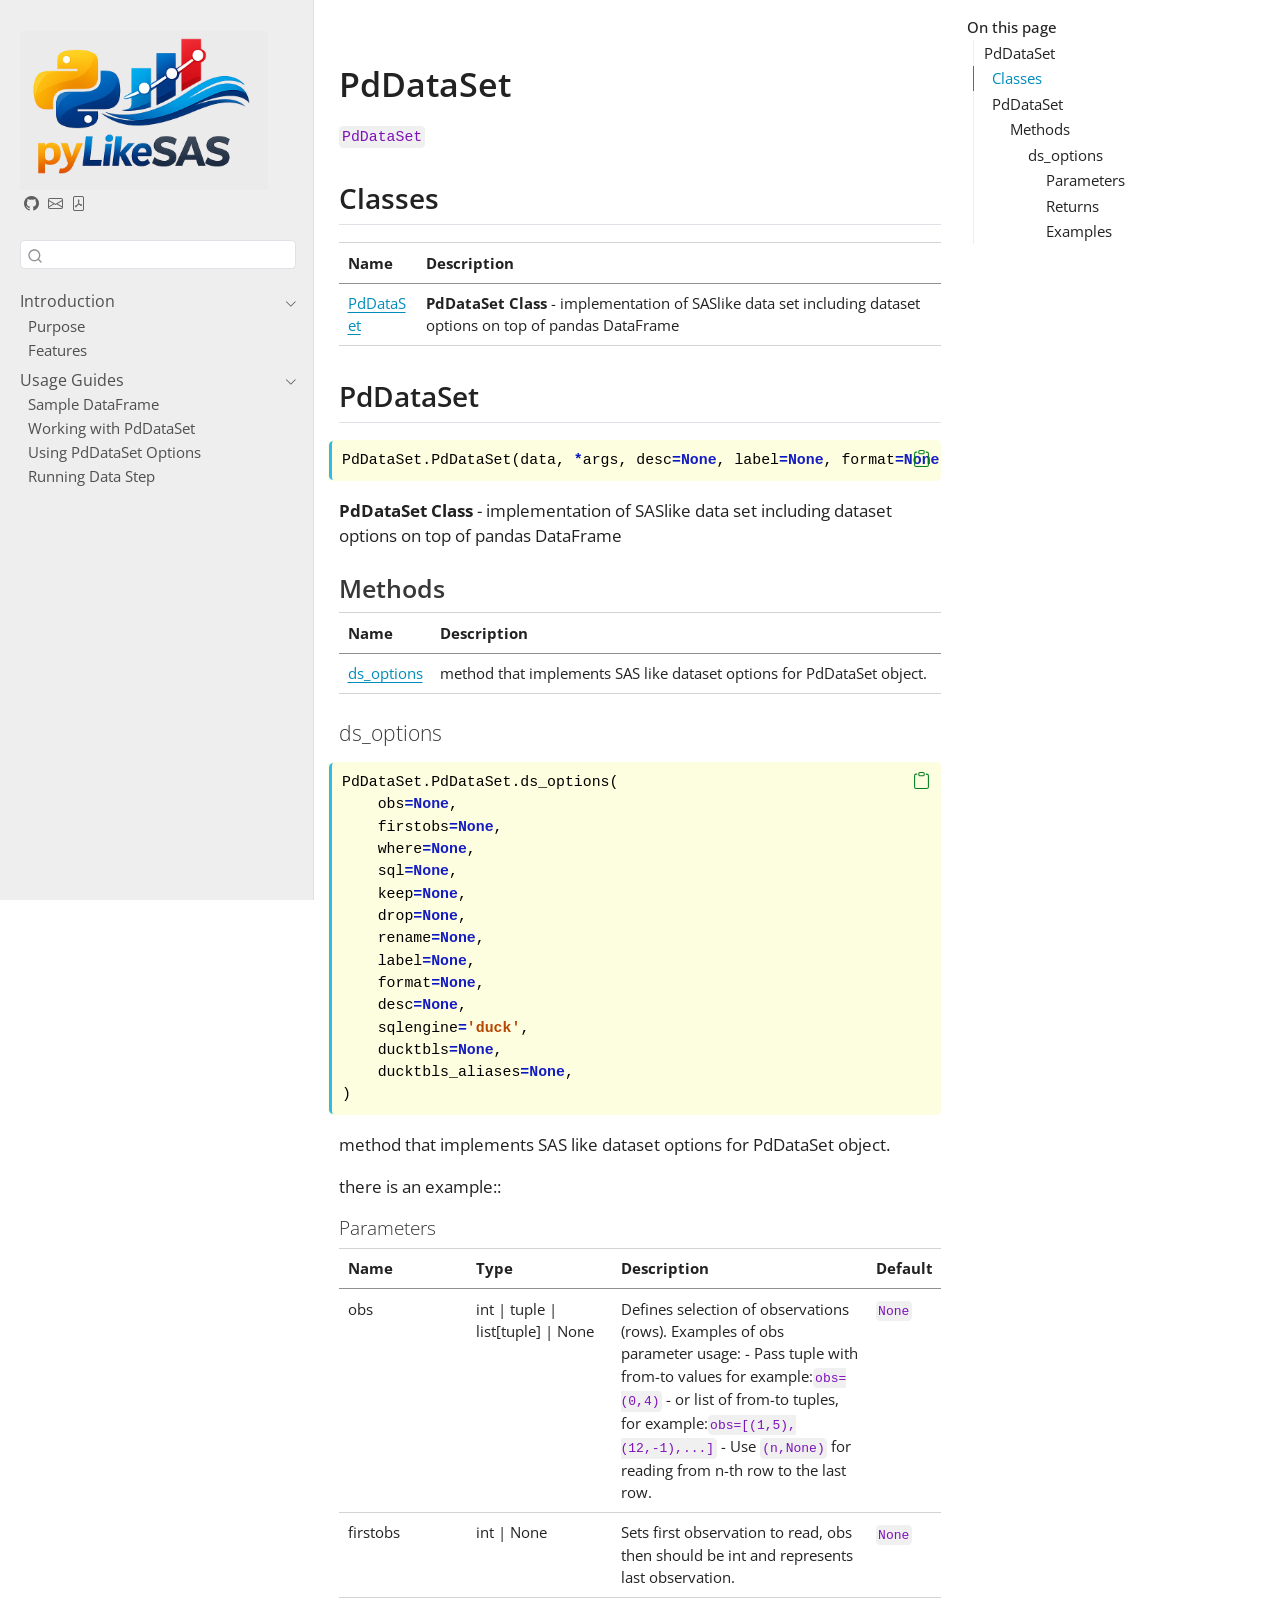
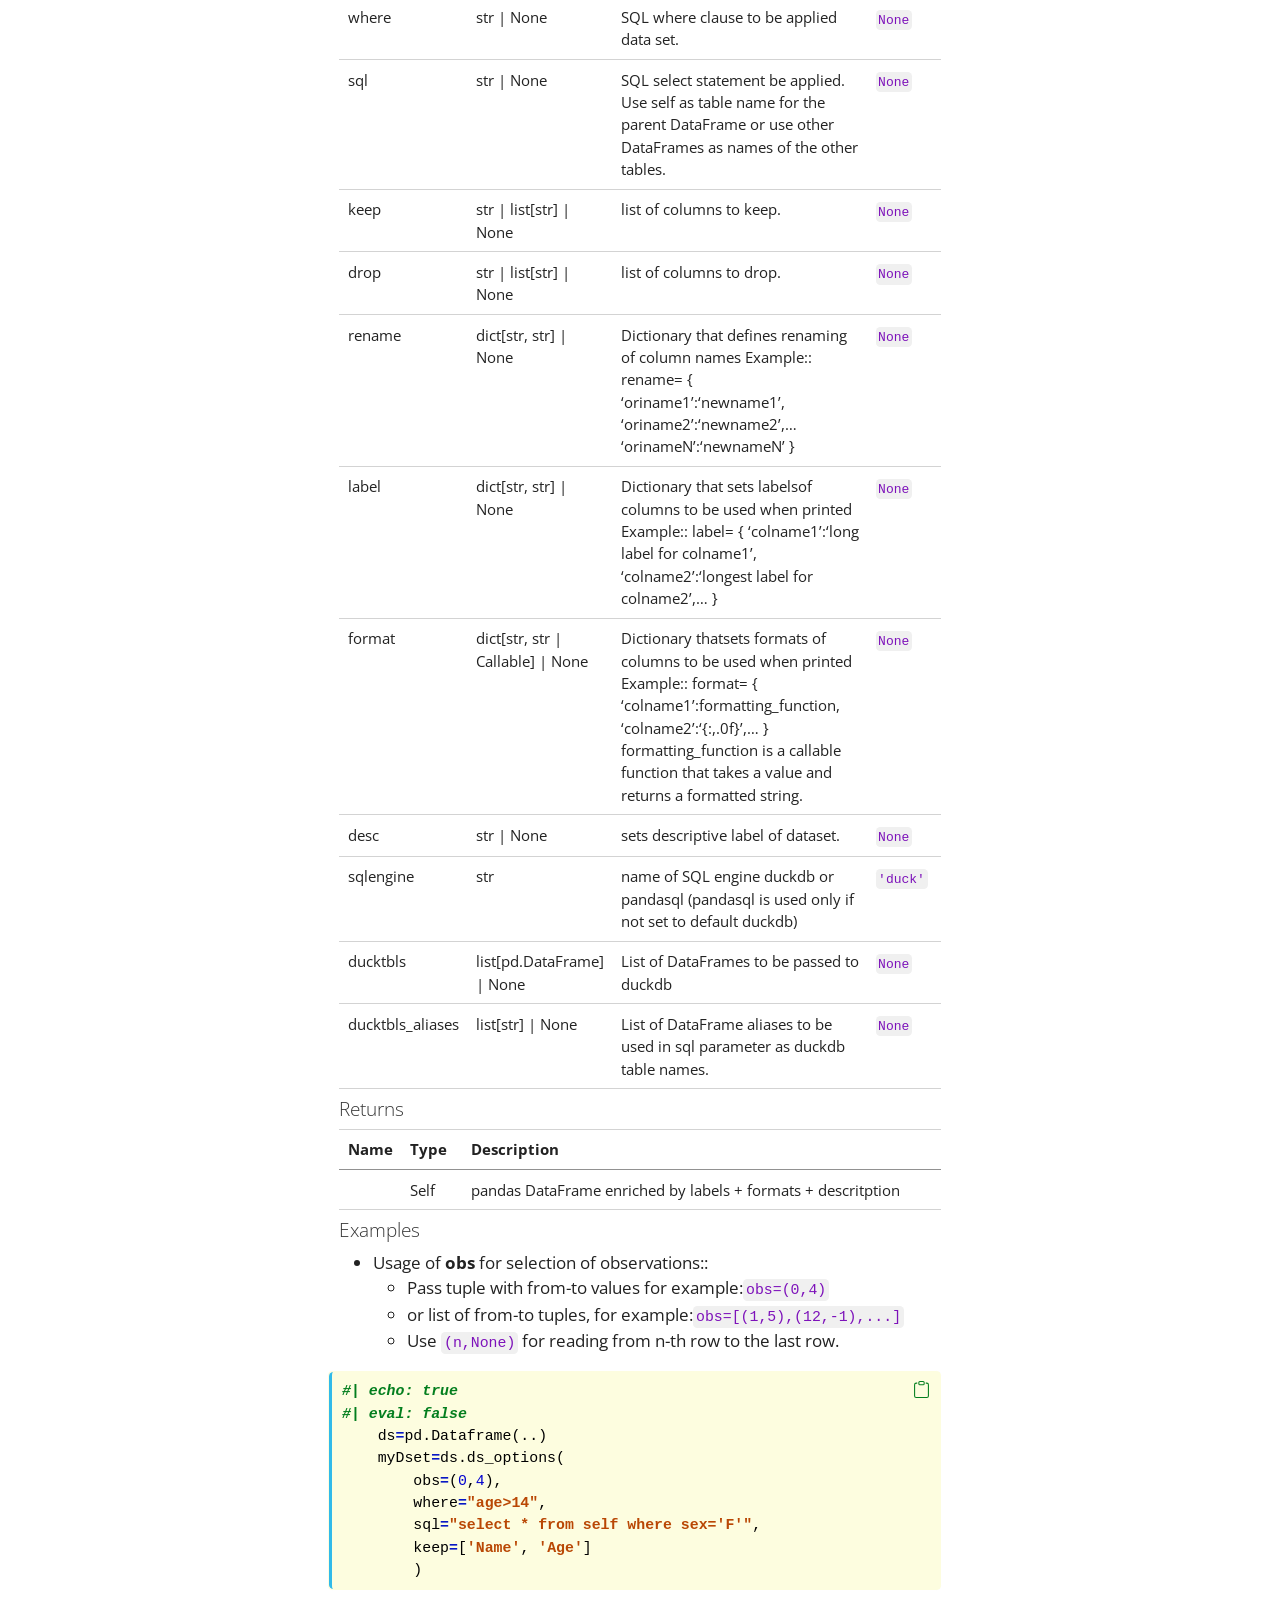
<file: docs/reference/PdDataSet.html>
<!DOCTYPE html>
<html xmlns="http://www.w3.org/1999/xhtml" lang="en" xml:lang="en"><head>

<meta charset="utf-8">
<meta name="generator" content="quarto-1.9.36">

<meta name="viewport" content="width=device-width, initial-scale=1.0, user-scalable=yes">


<title>pddataset</title>
<style>
/* Default styles provided by pandoc.
** See https://pandoc.org/MANUAL.html#variables-for-html for config info.
*/
code{white-space: pre-wrap;}
span.smallcaps{font-variant: small-caps;}
div.columns{display: flex; gap: min(4vw, 1.5em);}
div.column{flex: auto; overflow-x: auto;}
div.hanging-indent{margin-left: 1.5em; text-indent: -1.5em;}
ul.task-list{list-style: none;}
ul.task-list li input[type="checkbox"] {
  width: 0.8em;
  margin: 0 0.8em 0.2em -1em; /* quarto-specific, see https://github.com/quarto-dev/quarto-cli/issues/4556 */ 
  vertical-align: middle;
}
/* CSS for syntax highlighting */
html { -webkit-text-size-adjust: 100%; }
pre > code.sourceCode { white-space: pre; position: relative; }
pre > code.sourceCode > span { display: inline-block; line-height: 1.25; }
pre > code.sourceCode > span:empty { height: 1.2em; }
.sourceCode { overflow: visible; }
code.sourceCode > span { color: inherit; text-decoration: inherit; }
div.sourceCode { margin: 1em 0; }
pre.sourceCode { margin: 0; }
@media screen {
div.sourceCode { overflow: auto; }
}
@media print {
pre > code.sourceCode { white-space: pre-wrap; }
pre > code.sourceCode > span { text-indent: -5em; padding-left: 5em; }
}
pre.numberSource code
  { counter-reset: source-line 0; }
pre.numberSource code > span
  { position: relative; left: -4em; counter-increment: source-line; }
pre.numberSource code > span > a:first-child::before
  { content: counter(source-line);
    position: relative; left: -1em; text-align: right; vertical-align: baseline;
    border: none; display: inline-block;
    -webkit-touch-callout: none; -webkit-user-select: none;
    -khtml-user-select: none; -moz-user-select: none;
    -ms-user-select: none; user-select: none;
    padding: 0 4px; width: 4em;
  }
pre.numberSource { margin-left: 3em;  padding-left: 4px; }
div.sourceCode
  {   }
@media screen {
pre > code.sourceCode > span > a:first-child::before { text-decoration: underline; }
}
</style>


<script src="../site_libs/quarto-nav/quarto-nav.js"></script>
<script src="../site_libs/quarto-nav/headroom.min.js"></script>
<script src="../site_libs/clipboard/clipboard.min.js"></script>
<script src="../site_libs/quarto-search/autocomplete.umd.js"></script>
<script src="../site_libs/quarto-search/fuse.min.js"></script>
<script src="../site_libs/quarto-search/quarto-search.js"></script>
<meta name="quarto:offset" content="../">
<script src="../site_libs/quarto-html/quarto.js" type="module"></script>
<script src="../site_libs/quarto-html/tabsets/tabsets.js" type="module"></script>
<script src="../site_libs/quarto-html/popper.min.js"></script>
<script src="../site_libs/quarto-html/tippy.umd.min.js"></script>
<script src="../site_libs/quarto-html/anchor.min.js"></script>
<link href="../site_libs/quarto-html/tippy.css" rel="stylesheet">
<link href="../site_libs/quarto-html/quarto-syntax-highlighting-6b946396810233e5ce30c40e93c9c235.css" rel="stylesheet" id="quarto-text-highlighting-styles">
<script src="../site_libs/bootstrap/bootstrap.min.js"></script>
<link href="../site_libs/bootstrap/bootstrap-icons.css" rel="stylesheet">
<link href="../site_libs/bootstrap/bootstrap-2acffc712711a44db399ac0c8c49660f.min.css" rel="stylesheet" append-hash="true" id="quarto-bootstrap" data-mode="light">
<script id="quarto-search-options" type="application/json">{
  "location": "sidebar",
  "copy-button": false,
  "collapse-after": 3,
  "panel-placement": "start",
  "type": "textbox",
  "limit": 50,
  "keyboard-shortcut": [
    "f",
    "/",
    "s"
  ],
  "show-item-context": false,
  "language": {
    "search-no-results-text": "No results",
    "search-matching-documents-text": "matching documents",
    "search-copy-link-title": "Copy link to search",
    "search-hide-matches-text": "Hide additional matches",
    "search-more-match-text": "more match in this document",
    "search-more-matches-text": "more matches in this document",
    "search-clear-button-title": "Clear",
    "search-text-placeholder": "",
    "search-detached-cancel-button-title": "Cancel",
    "search-submit-button-title": "Submit",
    "search-label": "Search"
  }
}</script>


<link rel="stylesheet" href="../styles.css">
</head>

<body class="nav-sidebar docked quarto-light">

<div id="quarto-search-results"></div>
  <header id="quarto-header" class="headroom fixed-top">
  <nav class="quarto-secondary-nav">
    <div class="container-fluid d-flex">
      <button type="button" class="quarto-btn-toggle btn" data-bs-toggle="collapse" role="button" data-bs-target=".quarto-sidebar-collapse-item" aria-controls="quarto-sidebar" aria-expanded="false" aria-label="Toggle sidebar navigation" onclick="if (window.quartoToggleHeadroom) { window.quartoToggleHeadroom(); }">
        <i class="bi bi-layout-text-sidebar-reverse"></i>
      </button>
        <nav class="quarto-page-breadcrumbs" aria-label="breadcrumb"><ol class="breadcrumb"></ol></nav>
        <a class="flex-grow-1" role="navigation" data-bs-toggle="collapse" data-bs-target=".quarto-sidebar-collapse-item" aria-controls="quarto-sidebar" aria-expanded="false" aria-label="Toggle sidebar navigation" onclick="if (window.quartoToggleHeadroom) { window.quartoToggleHeadroom(); }">      
        </a>
      <button type="button" class="btn quarto-search-button" aria-label="Search" onclick="window.quartoOpenSearch();">
        <i class="bi bi-search"></i>
      </button>
    </div>
  </nav>
</header>
<!-- content -->
<div id="quarto-content" class="quarto-container page-columns page-rows-contents page-layout-full">
<!-- sidebar -->
  <nav id="quarto-sidebar" class="sidebar collapse collapse-horizontal quarto-sidebar-collapse-item sidebar-navigation docked overflow-auto">
    <div class="pt-lg-2 mt-2 text-left sidebar-header">
      <a href="../index.html" class="sidebar-logo-link">
      <img src="../images/pyLikeSAS_logo.png" alt="pyLikeSAS Documentation" class="sidebar-logo light-content py-0 d-lg-inline d-none">
      <img src="../images/pyLikeSAS_logo.png" alt="pyLikeSAS Documentation" class="sidebar-logo dark-content py-0 d-lg-inline d-none">
      </a>
      <div class="sidebar-tools-main tools-wide">
    <a href="https://github.com/PulpanJ/pyLikeSAS" title="" class="quarto-navigation-tool px-1" aria-label=""><i class="bi bi-github"></i></a>
    <a href="mailto:pulpanj@volny.cz" title="" class="quarto-navigation-tool px-1" aria-label=""><i class="bi bi-envelope"></i></a>
    <a href="../mybook.pdf" title="" class="quarto-navigation-tool px-1" aria-label=""><i class="bi bi-file-pdf"></i></a>
</div>
      </div>
        <div class="mt-2 flex-shrink-0 align-items-center">
        <div class="sidebar-search">
        <div id="quarto-search" class="" title="Search"></div>
        </div>
        </div>
    <div class="sidebar-menu-container"> 
    <ul class="list-unstyled mt-1">
        <li class="sidebar-item sidebar-item-section">
      <div class="sidebar-item-container"> 
            <a href="../index.html" class="sidebar-item-text sidebar-link">
 <span class="menu-text">Introduction</span></a>
          <a class="sidebar-item-toggle text-start" data-bs-toggle="collapse" data-bs-target="#" role="navigation" aria-expanded="true" aria-label="Toggle section">
            <i class="bi bi-chevron-right ms-2"></i>
          </a> 
      </div>
      <ul id="" class="collapse list-unstyled sidebar-section depth1 show">  
          <li class="sidebar-item">
  <div class="sidebar-item-container"> 
  <a href="../Purpose.html" class="sidebar-item-text sidebar-link">
 <span class="menu-text">Purpose</span></a>
  </div>
</li>
          <li class="sidebar-item">
  <div class="sidebar-item-container"> 
  <a href="../pyLikeSAS.html" class="sidebar-item-text sidebar-link">
 <span class="menu-text">Features</span></a>
  </div>
</li>
      </ul>
  </li>
        <li class="sidebar-item sidebar-item-section">
      <div class="sidebar-item-container"> 
            <a class="sidebar-item-text sidebar-link text-start" data-bs-toggle="collapse" data-bs-target="#quarto-sidebar-section-1" role="navigation" aria-expanded="true">
 <span class="menu-text">Usage Guides</span></a>
          <a class="sidebar-item-toggle text-start" data-bs-toggle="collapse" data-bs-target="#quarto-sidebar-section-1" role="navigation" aria-expanded="true" aria-label="Toggle section">
            <i class="bi bi-chevron-right ms-2"></i>
          </a> 
      </div>
      <ul id="quarto-sidebar-section-1" class="collapse list-unstyled sidebar-section depth1 show">  
          <li class="sidebar-item">
  <div class="sidebar-item-container"> 
  <a href="../SampleDataFrame.html" class="sidebar-item-text sidebar-link">
 <span class="menu-text">Sample DataFrame</span></a>
  </div>
</li>
          <li class="sidebar-item">
  <div class="sidebar-item-container"> 
  <a href="../WorkingwithPdDataSet.html" class="sidebar-item-text sidebar-link">
 <span class="menu-text">Working with PdDataSet</span></a>
  </div>
</li>
          <li class="sidebar-item">
  <div class="sidebar-item-container"> 
  <a href="../UsageofPdDataSetoptions.html" class="sidebar-item-text sidebar-link">
 <span class="menu-text">Using PdDataSet Options</span></a>
  </div>
</li>
          <li class="sidebar-item">
  <div class="sidebar-item-container"> 
  <a href="../ImplementationofDataStep.html" class="sidebar-item-text sidebar-link">
 <span class="menu-text">Running Data Step</span></a>
  </div>
</li>
      </ul>
  </li>
    </ul>
    </div>
</nav>
<div id="quarto-sidebar-glass" class="quarto-sidebar-collapse-item" data-bs-toggle="collapse" data-bs-target=".quarto-sidebar-collapse-item"></div>
<!-- margin-sidebar -->
    <div id="quarto-margin-sidebar" class="sidebar margin-sidebar">
        <nav id="TOC" role="doc-toc" class="toc-active" data-toc-expanded="-1">
    <h2 id="toc-title">On this page</h2>
   
  <ul>
  <li><a href="#pyLikeSAS.PdDataSet" id="toc-pyLikeSAS.PdDataSet" class="nav-link active" data-scroll-target="#pyLikeSAS.PdDataSet">PdDataSet</a>
  <ul>
  <li><a href="#classes" id="toc-classes" class="nav-link" data-scroll-target="#classes">Classes</a></li>
  <li><a href="#pyLikeSAS.PdDataSet.PdDataSet" id="toc-pyLikeSAS.PdDataSet.PdDataSet" class="nav-link" data-scroll-target="#pyLikeSAS.PdDataSet.PdDataSet">PdDataSet</a>
  <ul>
  <li><a href="#methods" id="toc-methods" class="nav-link" data-scroll-target="#methods">Methods</a>
  <ul>
  <li><a href="#pyLikeSAS.PdDataSet.PdDataSet.ds_options" id="toc-pyLikeSAS.PdDataSet.PdDataSet.ds_options" class="nav-link" data-scroll-target="#pyLikeSAS.PdDataSet.PdDataSet.ds_options">ds_options</a>
  <ul class="collapse">
  <li><a href="#parameters" id="toc-parameters" class="nav-link" data-scroll-target="#parameters">Parameters</a></li>
  <li><a href="#returns" id="toc-returns" class="nav-link" data-scroll-target="#returns">Returns</a></li>
  <li><a href="#examples" id="toc-examples" class="nav-link" data-scroll-target="#examples">Examples</a></li>
  </ul></li>
  </ul></li>
  </ul></li>
  </ul></li>
  </ul>
</nav>
    </div>
<!-- main -->
<main class="content column-body" id="quarto-document-content"><header id="title-block-header" class="quarto-title-block"></header>




<section id="pyLikeSAS.PdDataSet" class="level1">
<h1>PdDataSet</h1>
<p><code>PdDataSet</code></p>
<section id="classes" class="level2">
<h2 class="anchored" data-anchor-id="classes">Classes</h2>
<table class="caption-top table">
<thead>
<tr class="header">
<th>Name</th>
<th>Description</th>
</tr>
</thead>
<tbody>
<tr class="odd">
<td><a href="#pyLikeSAS.PdDataSet.PdDataSet">PdDataSet</a></td>
<td><strong>PdDataSet Class</strong> - implementation of SASlike data set including dataset options on top of pandas DataFrame</td>
</tr>
</tbody>
</table>
</section>
<section id="pyLikeSAS.PdDataSet.PdDataSet" class="level2">
<h2 class="anchored" data-anchor-id="pyLikeSAS.PdDataSet.PdDataSet">PdDataSet</h2>
<div class="code-copy-outer-scaffold"><div class="sourceCode" id="cb1"><pre class="sourceCode python code-with-copy"><code class="sourceCode python"><span id="cb1-1"><a href="#cb1-1" aria-hidden="true" tabindex="-1"></a>PdDataSet.PdDataSet(data, <span class="op">*</span>args, desc<span class="op">=</span><span class="va">None</span>, label<span class="op">=</span><span class="va">None</span>, <span class="bu">format</span><span class="op">=</span><span class="va">None</span>, <span class="op">**</span>kwargs)</span></code></pre></div><button title="Copy to Clipboard" class="code-copy-button"><i class="bi"></i></button></div>
<p><strong>PdDataSet Class</strong> - implementation of SASlike data set including dataset options on top of pandas DataFrame</p>
<section id="methods" class="level3">
<h3 class="anchored" data-anchor-id="methods">Methods</h3>
<table class="caption-top table">
<thead>
<tr class="header">
<th>Name</th>
<th>Description</th>
</tr>
</thead>
<tbody>
<tr class="odd">
<td><a href="#pyLikeSAS.PdDataSet.PdDataSet.ds_options">ds_options</a></td>
<td>method that implements SAS like dataset options for PdDataSet object.</td>
</tr>
</tbody>
</table>
<section id="pyLikeSAS.PdDataSet.PdDataSet.ds_options" class="level4">
<h4 class="anchored" data-anchor-id="pyLikeSAS.PdDataSet.PdDataSet.ds_options">ds_options</h4>
<div class="code-copy-outer-scaffold"><div class="sourceCode" id="cb2"><pre class="sourceCode python code-with-copy"><code class="sourceCode python"><span id="cb2-1"><a href="#cb2-1" aria-hidden="true" tabindex="-1"></a>PdDataSet.PdDataSet.ds_options(</span>
<span id="cb2-2"><a href="#cb2-2" aria-hidden="true" tabindex="-1"></a>    obs<span class="op">=</span><span class="va">None</span>,</span>
<span id="cb2-3"><a href="#cb2-3" aria-hidden="true" tabindex="-1"></a>    firstobs<span class="op">=</span><span class="va">None</span>,</span>
<span id="cb2-4"><a href="#cb2-4" aria-hidden="true" tabindex="-1"></a>    where<span class="op">=</span><span class="va">None</span>,</span>
<span id="cb2-5"><a href="#cb2-5" aria-hidden="true" tabindex="-1"></a>    sql<span class="op">=</span><span class="va">None</span>,</span>
<span id="cb2-6"><a href="#cb2-6" aria-hidden="true" tabindex="-1"></a>    keep<span class="op">=</span><span class="va">None</span>,</span>
<span id="cb2-7"><a href="#cb2-7" aria-hidden="true" tabindex="-1"></a>    drop<span class="op">=</span><span class="va">None</span>,</span>
<span id="cb2-8"><a href="#cb2-8" aria-hidden="true" tabindex="-1"></a>    rename<span class="op">=</span><span class="va">None</span>,</span>
<span id="cb2-9"><a href="#cb2-9" aria-hidden="true" tabindex="-1"></a>    label<span class="op">=</span><span class="va">None</span>,</span>
<span id="cb2-10"><a href="#cb2-10" aria-hidden="true" tabindex="-1"></a>    <span class="bu">format</span><span class="op">=</span><span class="va">None</span>,</span>
<span id="cb2-11"><a href="#cb2-11" aria-hidden="true" tabindex="-1"></a>    desc<span class="op">=</span><span class="va">None</span>,</span>
<span id="cb2-12"><a href="#cb2-12" aria-hidden="true" tabindex="-1"></a>    sqlengine<span class="op">=</span><span class="st">'duck'</span>,</span>
<span id="cb2-13"><a href="#cb2-13" aria-hidden="true" tabindex="-1"></a>    ducktbls<span class="op">=</span><span class="va">None</span>,</span>
<span id="cb2-14"><a href="#cb2-14" aria-hidden="true" tabindex="-1"></a>    ducktbls_aliases<span class="op">=</span><span class="va">None</span>,</span>
<span id="cb2-15"><a href="#cb2-15" aria-hidden="true" tabindex="-1"></a>)</span></code></pre></div><button title="Copy to Clipboard" class="code-copy-button"><i class="bi"></i></button></div>
<p>method that implements SAS like dataset options for PdDataSet object.</p>
<p>there is an example::</p>
<section id="parameters" class="level5 doc-section doc-section-parameters">
<h5 class="doc-section doc-section-parameters anchored" data-anchor-id="parameters">Parameters</h5>
<table class="caption-top table">
<colgroup>
<col style="width: 5%">
<col style="width: 11%">
<col style="width: 80%">
<col style="width: 3%">
</colgroup>
<thead>
<tr class="header">
<th>Name</th>
<th>Type</th>
<th>Description</th>
<th>Default</th>
</tr>
</thead>
<tbody>
<tr class="odd">
<td>obs</td>
<td>int | tuple | list[tuple] | None</td>
<td>Defines selection of observations (rows). Examples of obs parameter usage: - Pass tuple with from-to values for example:<code>obs=(0,4)</code> - or list of from-to tuples, for example:<code>obs=[(1,5),(12,-1),...]</code> - Use <code>(n,None)</code> for reading from n-th row to the last row.</td>
<td><code>None</code></td>
</tr>
<tr class="even">
<td>firstobs</td>
<td>int | None</td>
<td>Sets first observation to read, obs then should be int and represents last observation.</td>
<td><code>None</code></td>
</tr>
<tr class="odd">
<td>where</td>
<td>str | None</td>
<td>SQL where clause to be applied data set.</td>
<td><code>None</code></td>
</tr>
<tr class="even">
<td>sql</td>
<td>str | None</td>
<td>SQL select statement be applied. Use self as table name for the parent DataFrame or use other DataFrames as names of the other tables.</td>
<td><code>None</code></td>
</tr>
<tr class="odd">
<td>keep</td>
<td>str | list[str] | None</td>
<td>list of columns to keep.</td>
<td><code>None</code></td>
</tr>
<tr class="even">
<td>drop</td>
<td>str | list[str] | None</td>
<td>list of columns to drop.</td>
<td><code>None</code></td>
</tr>
<tr class="odd">
<td>rename</td>
<td>dict[str, str] | None</td>
<td>Dictionary that defines renaming of column names Example:: rename= { ‘oriname1’:‘newname1’, ‘oriname2’:‘newname2’,… ‘orinameN’:‘newnameN’ }</td>
<td><code>None</code></td>
</tr>
<tr class="even">
<td>label</td>
<td>dict[str, str] | None</td>
<td>Dictionary that sets labelsof columns to be used when printed Example:: label= { ‘colname1’:‘long label for colname1’, ‘colname2’:‘longest label for colname2’,… }</td>
<td><code>None</code></td>
</tr>
<tr class="odd">
<td>format</td>
<td>dict[str, str | Callable] | None</td>
<td>Dictionary thatsets formats of columns to be used when printed Example:: format= { ‘colname1’:formatting_function, ‘colname2’:‘{:,.0f}’,… } formatting_function is a callable function that takes a value and returns a formatted string.</td>
<td><code>None</code></td>
</tr>
<tr class="even">
<td>desc</td>
<td>str | None</td>
<td>sets descriptive label of dataset.</td>
<td><code>None</code></td>
</tr>
<tr class="odd">
<td>sqlengine</td>
<td>str</td>
<td>name of SQL engine duckdb or pandasql (pandasql is used only if not set to default duckdb)</td>
<td><code>'duck'</code></td>
</tr>
<tr class="even">
<td>ducktbls</td>
<td>list[pd.DataFrame] | None</td>
<td>List of DataFrames to be passed to duckdb</td>
<td><code>None</code></td>
</tr>
<tr class="odd">
<td>ducktbls_aliases</td>
<td>list[str] | None</td>
<td>List of DataFrame aliases to be used in sql parameter as duckdb table names.</td>
<td><code>None</code></td>
</tr>
</tbody>
</table>
</section>
<section id="returns" class="level5 doc-section doc-section-returns">
<h5 class="doc-section doc-section-returns anchored" data-anchor-id="returns">Returns</h5>
<table class="caption-top table">
<colgroup>
<col style="width: 10%">
<col style="width: 10%">
<col style="width: 79%">
</colgroup>
<thead>
<tr class="header">
<th>Name</th>
<th>Type</th>
<th>Description</th>
</tr>
</thead>
<tbody>
<tr class="odd">
<td></td>
<td>Self</td>
<td>pandas DataFrame enriched by labels + formats + descritption</td>
</tr>
</tbody>
</table>
</section>
<section id="examples" class="level5 doc-section doc-section-examples">
<h5 class="doc-section doc-section-examples anchored" data-anchor-id="examples">Examples</h5>
<ul>
<li>Usage of <strong>obs</strong> for selection of observations::
<ul>
<li>Pass tuple with from-to values for example:<code>obs=(0,4)</code></li>
<li>or list of from-to tuples, for example:<code>obs=[(1,5),(12,-1),...]</code></li>
<li>Use <code>(n,None)</code> for reading from n-th row to the last row.</li>
</ul></li>
</ul>
<div class="code-copy-outer-scaffold"><div class="sourceCode" id="cb3"><pre class="sourceCode python code-with-copy"><code class="sourceCode python"><span id="cb3-1"><a href="#cb3-1" aria-hidden="true" tabindex="-1"></a><span class="co">#| echo: true</span></span>
<span id="cb3-2"><a href="#cb3-2" aria-hidden="true" tabindex="-1"></a><span class="co">#| eval: false</span></span>
<span id="cb3-3"><a href="#cb3-3" aria-hidden="true" tabindex="-1"></a>    ds<span class="op">=</span>pd.Dataframe(..)</span>
<span id="cb3-4"><a href="#cb3-4" aria-hidden="true" tabindex="-1"></a>    myDset<span class="op">=</span>ds.ds_options(</span>
<span id="cb3-5"><a href="#cb3-5" aria-hidden="true" tabindex="-1"></a>        obs<span class="op">=</span>(<span class="dv">0</span>,<span class="dv">4</span>),</span>
<span id="cb3-6"><a href="#cb3-6" aria-hidden="true" tabindex="-1"></a>        where<span class="op">=</span><span class="st">"age&gt;14"</span>,</span>
<span id="cb3-7"><a href="#cb3-7" aria-hidden="true" tabindex="-1"></a>        sql<span class="op">=</span><span class="st">"select * from self where sex='F'"</span>,</span>
<span id="cb3-8"><a href="#cb3-8" aria-hidden="true" tabindex="-1"></a>        keep<span class="op">=</span>[<span class="st">'Name'</span>, <span class="st">'Age'</span>]</span>
<span id="cb3-9"><a href="#cb3-9" aria-hidden="true" tabindex="-1"></a>        )</span></code></pre></div><button title="Copy to Clipboard" class="code-copy-button"><i class="bi"></i></button></div>


</section>
</section>
</section>
</section>
</section>

<a onclick="window.scrollTo(0, 0); return false;" role="button" id="quarto-back-to-top"><i class="bi bi-arrow-up"></i> Back to top</a></main> <!-- /main -->
<script id="quarto-html-after-body" type="application/javascript">
  window.document.addEventListener("DOMContentLoaded", function (event) {
    const icon = "";
    const anchorJS = new window.AnchorJS();
    anchorJS.options = {
      placement: 'right',
      icon: icon
    };
    anchorJS.add('.anchored');
    const isCodeAnnotation = (el) => {
      for (const clz of el.classList) {
        if (clz.startsWith('code-annotation-')) {                     
          return true;
        }
      }
      return false;
    }
    const onCopySuccess = function(e) {
      // button target
      const button = e.trigger;
      // don't keep focus
      button.blur();
      // flash "checked"
      button.classList.add('code-copy-button-checked');
      var currentTitle = button.getAttribute("title");
      button.setAttribute("title", "Copied!");
      let tooltip;
      if (window.bootstrap) {
        button.setAttribute("data-bs-toggle", "tooltip");
        button.setAttribute("data-bs-placement", "left");
        button.setAttribute("data-bs-title", "Copied!");
        tooltip = new bootstrap.Tooltip(button, 
          { trigger: "manual", 
            customClass: "code-copy-button-tooltip",
            offset: [0, -8]});
        tooltip.show();    
      }
      setTimeout(function() {
        if (tooltip) {
          tooltip.hide();
          button.removeAttribute("data-bs-title");
          button.removeAttribute("data-bs-toggle");
          button.removeAttribute("data-bs-placement");
        }
        button.setAttribute("title", currentTitle);
        button.classList.remove('code-copy-button-checked');
      }, 1000);
      // clear code selection
      e.clearSelection();
    }
    const getTextToCopy = function(trigger) {
      const outerScaffold = trigger.parentElement.cloneNode(true);
      const codeEl = outerScaffold.querySelector('code');
      for (const childEl of codeEl.children) {
        if (isCodeAnnotation(childEl)) {
          childEl.remove();
        }
      }
      return codeEl.innerText;
    }
    const clipboard = new window.ClipboardJS('.code-copy-button:not([data-in-quarto-modal])', {
      text: getTextToCopy
    });
    clipboard.on('success', onCopySuccess);
    if (window.document.getElementById('quarto-embedded-source-code-modal')) {
      const clipboardModal = new window.ClipboardJS('.code-copy-button[data-in-quarto-modal]', {
        text: getTextToCopy,
        container: window.document.getElementById('quarto-embedded-source-code-modal')
      });
      clipboardModal.on('success', onCopySuccess);
    }
      var localhostRegex = new RegExp(/^(?:http|https):\/\/localhost\:?[0-9]*\//);
      var mailtoRegex = new RegExp(/^mailto:/);
        var filterRegex = new RegExp('/' + window.location.host + '/');
      var isInternal = (href) => {
          return filterRegex.test(href) || localhostRegex.test(href) || mailtoRegex.test(href);
      }
      // Inspect non-navigation links and adorn them if external
     var links = window.document.querySelectorAll('a[href]:not(.nav-link):not(.navbar-brand):not(.toc-action):not(.sidebar-link):not(.sidebar-item-toggle):not(.pagination-link):not(.no-external):not([aria-hidden]):not(.dropdown-item):not(.quarto-navigation-tool):not(.about-link)');
      for (var i=0; i<links.length; i++) {
        const link = links[i];
        if (!isInternal(link.href)) {
          // undo the damage that might have been done by quarto-nav.js in the case of
          // links that we want to consider external
          if (link.dataset.originalHref !== undefined) {
            link.href = link.dataset.originalHref;
          }
            // target, if specified
            link.setAttribute("target", "_blank");
            if (link.getAttribute("rel") === null) {
              link.setAttribute("rel", "noopener");
            }
            // default icon
            link.classList.add("external");
        }
      }
    function tippyHover(el, contentFn, onTriggerFn, onUntriggerFn) {
      const config = {
        allowHTML: true,
        maxWidth: 500,
        delay: 100,
        arrow: false,
        appendTo: function(el) {
            return el.parentElement;
        },
        interactive: true,
        interactiveBorder: 10,
        theme: 'quarto',
        placement: 'bottom-start',
      };
      if (contentFn) {
        config.content = contentFn;
      }
      if (onTriggerFn) {
        config.onTrigger = onTriggerFn;
      }
      if (onUntriggerFn) {
        config.onUntrigger = onUntriggerFn;
      }
      window.tippy(el, config); 
    }
    const noterefs = window.document.querySelectorAll('a[role="doc-noteref"]');
    for (var i=0; i<noterefs.length; i++) {
      const ref = noterefs[i];
      tippyHover(ref, function() {
        // use id or data attribute instead here
        let href = ref.getAttribute('data-footnote-href') || ref.getAttribute('href');
        try { href = new URL(href).hash; } catch {}
        const id = href.replace(/^#\/?/, "");
        const note = window.document.getElementById(id);
        if (note) {
          return note.innerHTML;
        } else {
          return "";
        }
      });
    }
    const xrefs = window.document.querySelectorAll('a.quarto-xref');
    const processXRef = (id, note) => {
      // Strip column container classes
      const stripColumnClz = (el) => {
        el.classList.remove("page-full", "page-columns");
        if (el.children) {
          for (const child of el.children) {
            stripColumnClz(child);
          }
        }
      }
      stripColumnClz(note)
      if (id === null || id.startsWith('sec-')) {
        // Special case sections, only their first couple elements
        const container = document.createElement("div");
        if (note.children && note.children.length > 2) {
          container.appendChild(note.children[0].cloneNode(true));
          for (let i = 1; i < note.children.length; i++) {
            const child = note.children[i];
            if (child.tagName === "P" && child.innerText === "") {
              continue;
            } else {
              container.appendChild(child.cloneNode(true));
              break;
            }
          }
          if (window.Quarto?.typesetMath) {
            window.Quarto.typesetMath(container);
          }
          return container.innerHTML
        } else {
          if (window.Quarto?.typesetMath) {
            window.Quarto.typesetMath(note);
          }
          return note.innerHTML;
        }
      } else {
        // Remove any anchor links if they are present
        const anchorLink = note.querySelector('a.anchorjs-link');
        if (anchorLink) {
          anchorLink.remove();
        }
        if (window.Quarto?.typesetMath) {
          window.Quarto.typesetMath(note);
        }
        if (note.classList.contains("callout")) {
          return note.outerHTML;
        } else {
          return note.innerHTML;
        }
      }
    }
    for (var i=0; i<xrefs.length; i++) {
      const xref = xrefs[i];
      tippyHover(xref, undefined, function(instance) {
        instance.disable();
        let url = xref.getAttribute('href');
        let hash = undefined; 
        if (url.startsWith('#')) {
          hash = url;
        } else {
          try { hash = new URL(url).hash; } catch {}
        }
        if (hash) {
          const id = hash.replace(/^#\/?/, "");
          const note = window.document.getElementById(id);
          if (note !== null) {
            try {
              const html = processXRef(id, note.cloneNode(true));
              instance.setContent(html);
            } finally {
              instance.enable();
              instance.show();
            }
          } else {
            // See if we can fetch this
            fetch(url.split('#')[0])
            .then(res => res.text())
            .then(html => {
              const parser = new DOMParser();
              const htmlDoc = parser.parseFromString(html, "text/html");
              const note = htmlDoc.getElementById(id);
              if (note !== null) {
                const html = processXRef(id, note);
                instance.setContent(html);
              } 
            }).finally(() => {
              instance.enable();
              instance.show();
            });
          }
        } else {
          // See if we can fetch a full url (with no hash to target)
          // This is a special case and we should probably do some content thinning / targeting
          fetch(url)
          .then(res => res.text())
          .then(html => {
            const parser = new DOMParser();
            const htmlDoc = parser.parseFromString(html, "text/html");
            const note = htmlDoc.querySelector('main.content');
            if (note !== null) {
              // This should only happen for chapter cross references
              // (since there is no id in the URL)
              // remove the first header
              if (note.children.length > 0 && note.children[0].tagName === "HEADER") {
                note.children[0].remove();
              }
              const html = processXRef(null, note);
              instance.setContent(html);
            } 
          }).finally(() => {
            instance.enable();
            instance.show();
          });
        }
      }, function(instance) {
      });
    }
        let selectedAnnoteEl;
        const selectorForAnnotation = ( cell, annotation) => {
          let cellAttr = 'data-code-cell="' + cell + '"';
          let lineAttr = 'data-code-annotation="' +  annotation + '"';
          const selector = 'span[' + cellAttr + '][' + lineAttr + ']';
          return selector;
        }
        const selectCodeLines = (annoteEl) => {
          const doc = window.document;
          const targetCell = annoteEl.getAttribute("data-target-cell");
          const targetAnnotation = annoteEl.getAttribute("data-target-annotation");
          const annoteSpan = window.document.querySelector(selectorForAnnotation(targetCell, targetAnnotation));
          const lines = annoteSpan.getAttribute("data-code-lines").split(",");
          const lineIds = lines.map((line) => {
            return targetCell + "-" + line;
          })
          let top = null;
          let height = null;
          let parent = null;
          if (lineIds.length > 0) {
              //compute the position of the single el (top and bottom and make a div)
              const el = window.document.getElementById(lineIds[0]);
              top = el.offsetTop;
              height = el.offsetHeight;
              parent = el.parentElement.parentElement;
            if (lineIds.length > 1) {
              const lastEl = window.document.getElementById(lineIds[lineIds.length - 1]);
              const bottom = lastEl.offsetTop + lastEl.offsetHeight;
              height = bottom - top;
            }
            if (top !== null && height !== null && parent !== null) {
              // cook up a div (if necessary) and position it 
              let div = window.document.getElementById("code-annotation-line-highlight");
              if (div === null) {
                div = window.document.createElement("div");
                div.setAttribute("id", "code-annotation-line-highlight");
                div.style.position = 'absolute';
                parent.appendChild(div);
              }
              div.style.top = top - 2 + "px";
              div.style.height = height + 4 + "px";
              div.style.left = 0;
              let gutterDiv = window.document.getElementById("code-annotation-line-highlight-gutter");
              if (gutterDiv === null) {
                gutterDiv = window.document.createElement("div");
                gutterDiv.setAttribute("id", "code-annotation-line-highlight-gutter");
                gutterDiv.style.position = 'absolute';
                const codeCell = window.document.getElementById(targetCell);
                const gutter = codeCell.querySelector('.code-annotation-gutter');
                gutter.appendChild(gutterDiv);
              }
              gutterDiv.style.top = top - 2 + "px";
              gutterDiv.style.height = height + 4 + "px";
            }
            selectedAnnoteEl = annoteEl;
          }
        };
        const unselectCodeLines = () => {
          const elementsIds = ["code-annotation-line-highlight", "code-annotation-line-highlight-gutter"];
          elementsIds.forEach((elId) => {
            const div = window.document.getElementById(elId);
            if (div) {
              div.remove();
            }
          });
          selectedAnnoteEl = undefined;
        };
          // Handle positioning of the toggle
      window.addEventListener(
        "resize",
        throttle(() => {
          elRect = undefined;
          if (selectedAnnoteEl) {
            selectCodeLines(selectedAnnoteEl);
          }
        }, 10)
      );
      function throttle(fn, ms) {
      let throttle = false;
      let timer;
        return (...args) => {
          if(!throttle) { // first call gets through
              fn.apply(this, args);
              throttle = true;
          } else { // all the others get throttled
              if(timer) clearTimeout(timer); // cancel #2
              timer = setTimeout(() => {
                fn.apply(this, args);
                timer = throttle = false;
              }, ms);
          }
        };
      }
        // Attach click handler to the DT
        const annoteDls = window.document.querySelectorAll('dt[data-target-cell]');
        for (const annoteDlNode of annoteDls) {
          annoteDlNode.addEventListener('click', (event) => {
            const clickedEl = event.target;
            if (clickedEl !== selectedAnnoteEl) {
              unselectCodeLines();
              const activeEl = window.document.querySelector('dt[data-target-cell].code-annotation-active');
              if (activeEl) {
                activeEl.classList.remove('code-annotation-active');
              }
              selectCodeLines(clickedEl);
              clickedEl.classList.add('code-annotation-active');
            } else {
              // Unselect the line
              unselectCodeLines();
              clickedEl.classList.remove('code-annotation-active');
            }
          });
        }
    const findCites = (el) => {
      const parentEl = el.parentElement;
      if (parentEl) {
        const cites = parentEl.dataset.cites;
        if (cites) {
          return {
            el,
            cites: cites.split(' ')
          };
        } else {
          return findCites(el.parentElement)
        }
      } else {
        return undefined;
      }
    };
    var bibliorefs = window.document.querySelectorAll('a[role="doc-biblioref"]');
    for (var i=0; i<bibliorefs.length; i++) {
      const ref = bibliorefs[i];
      const citeInfo = findCites(ref);
      if (citeInfo) {
        tippyHover(citeInfo.el, function() {
          var popup = window.document.createElement('div');
          citeInfo.cites.forEach(function(cite) {
            var citeDiv = window.document.createElement('div');
            citeDiv.classList.add('hanging-indent');
            citeDiv.classList.add('csl-entry');
            var biblioDiv = window.document.getElementById('ref-' + cite);
            if (biblioDiv) {
              citeDiv.innerHTML = biblioDiv.innerHTML;
            }
            popup.appendChild(citeDiv);
          });
          return popup.innerHTML;
        });
      }
    }
  });
  </script>
</div> <!-- /content -->




</body></html>
</file>
<file: docs/site_libs/quarto-html/tippy.css>
.tippy-box[data-animation=fade][data-state=hidden]{opacity:0}[data-tippy-root]{max-width:calc(100vw - 10px)}.tippy-box{position:relative;background-color:#333;color:#fff;border-radius:4px;font-size:14px;line-height:1.4;white-space:normal;outline:0;transition-property:transform,visibility,opacity}.tippy-box[data-placement^=top]>.tippy-arrow{bottom:0}.tippy-box[data-placement^=top]>.tippy-arrow:before{bottom:-7px;left:0;border-width:8px 8px 0;border-top-color:initial;transform-origin:center top}.tippy-box[data-placement^=bottom]>.tippy-arrow{top:0}.tippy-box[data-placement^=bottom]>.tippy-arrow:before{top:-7px;left:0;border-width:0 8px 8px;border-bottom-color:initial;transform-origin:center bottom}.tippy-box[data-placement^=left]>.tippy-arrow{right:0}.tippy-box[data-placement^=left]>.tippy-arrow:before{border-width:8px 0 8px 8px;border-left-color:initial;right:-7px;transform-origin:center left}.tippy-box[data-placement^=right]>.tippy-arrow{left:0}.tippy-box[data-placement^=right]>.tippy-arrow:before{left:-7px;border-width:8px 8px 8px 0;border-right-color:initial;transform-origin:center right}.tippy-box[data-inertia][data-state=visible]{transition-timing-function:cubic-bezier(.54,1.5,.38,1.11)}.tippy-arrow{width:16px;height:16px;color:#333}.tippy-arrow:before{content:"";position:absolute;border-color:transparent;border-style:solid}.tippy-content{position:relative;padding:5px 9px;z-index:1}
</file>
<file: docs/site_libs/quarto-html/quarto-syntax-highlighting-6b946396810233e5ce30c40e93c9c235.css>
/* quarto syntax highlight colors */
:root {
  --quarto-hl-al-color: #ef2929;
  --quarto-hl-an-color: #8f5902;
  --quarto-hl-at-color: #204a87;
  --quarto-hl-bn-color: #0000cf;
  --quarto-hl-ch-color: #c4073a;
  --quarto-hl-co-color: #037e1e;
  --quarto-hl-cv-color: #037e1e;
  --quarto-hl-cn-color: #e60b16;
  --quarto-hl-cf-color: #204a87;
  --quarto-hl-dt-color: #204a87;
  --quarto-hl-dv-color: #0000cf;
  --quarto-hl-do-color: #03741f;
  --quarto-hl-er-color: #a40000;
  --quarto-hl-ex-color: inherit;
  --quarto-hl-fl-color: #0000cf;
  --quarto-hl-fu-color: #204a87;
  --quarto-hl-im-color: inherit;
  --quarto-hl-in-color: #8f5902;
  --quarto-hl-kw-color: #204a87;
  --quarto-hl-op-color: #0717c4;
  --quarto-hl-ot-color: #f4780b;
  --quarto-hl-pp-color: #8f5902;
  --quarto-hl-sc-color: #ce5c00;
  --quarto-hl-ss-color: #4e9a06;
  --quarto-hl-st-color: #b94704;
  --quarto-hl-va-color: #151dc1;
  --quarto-hl-vs-color: #4e9a06;
  --quarto-hl-wa-color: #f7073f;
}

/* other quarto variables */
:root {
  --quarto-font-monospace: SFMono-Regular, Menlo, Monaco, Consolas, "Liberation Mono", "Courier New", monospace;
}

/* syntax highlight based on Pandoc's rules */
/* Alert */
code span.al {
  color: #ef2929;
  font-style: inherit;
}

/* Annotation */
code span.an {
  color: #8f5902;
  font-weight: bold;
  font-style: italic;
}

/* Attribute */
code span.at {
  color: #204a87;
  font-style: inherit;
}

/* BaseN */
code span.bn {
  color: #0000cf;
  font-style: inherit;
}

/* ControlFlow */
code span.cf {
  color: #204a87;
  font-weight: bold;
  font-style: inherit;
  text-decoration: underline;
}

/* Char */
code span.ch {
  color: #c4073a;
  font-weight: bold;
  font-style: inherit;
}

/* Constant */
code span.cn {
  color: #e60b16;
  font-weight: bold;
  font-style: inherit;
}

/* Comment */
code span.co {
  color: #037e1e;
  font-weight: bold;
  font-style: italic;
}

/* CommentVar */
code span.cv {
  color: #037e1e;
  font-weight: bold;
  font-style: italic;
  text-decoration: underline;
}

/* Documentation */
code span.do {
  color: #03741f;
  font-weight: bold;
  font-style: italic;
}

/* DataType */
code span.dt {
  color: #204a87;
  font-style: inherit;
}

/* DecVal */
code span.dv {
  color: #0000cf;
  font-style: inherit;
}

/* Error */
code span.er {
  color: #a40000;
  font-weight: bold;
  font-style: inherit;
}

/* Extension */
code span.ex {
  font-style: inherit;
}

/* Float */
code span.fl {
  color: #0000cf;
  font-style: inherit;
}

/* Function */
code span.fu {
  color: #204a87;
  font-weight: bold;
  font-style: inherit;
  text-decoration: underline;
}

/* Import */
code span.im {
  font-style: inherit;
}

/* Information */
code span.in {
  color: #8f5902;
  font-weight: bold;
  font-style: italic;
}

/* Keyword */
code span.kw {
  color: #204a87;
  font-weight: bold;
  font-style: inherit;
  text-decoration: underline;
}

/* Operator */
code span.op {
  color: #0717c4;
  font-weight: bold;
  font-style: inherit;
}

/* Other */
code span.ot {
  color: #f4780b;
  font-style: inherit;
}

/* Preprocessor */
code span.pp {
  color: #8f5902;
  font-style: italic;
}

/* SpecialChar */
code span.sc {
  color: #ce5c00;
  font-weight: bold;
  font-style: inherit;
}

/* SpecialString */
code span.ss {
  color: #4e9a06;
  font-style: inherit;
}

/* String */
code span.st {
  color: #b94704;
  font-weight: bold;
  font-style: inherit;
}

/* Variable */
code span.va {
  color: #151dc1;
  font-weight: bold;
  font-style: inherit;
}

/* VerbatimString */
code span.vs {
  color: #4e9a06;
  font-style: inherit;
}

/* Warning */
code span.wa {
  color: #f7073f;
  font-weight: bold;
  font-style: italic;
}

.prevent-inlining {
  content: "</";
}

/*# sourceMappingURL=eaf80c912870cfd40461cebea58c818c.css.map */
</file>
<file: docs/styles.css>
.quarto-page-breadcrumbs .breadcrumb-item,
.quarto-page-breadcrumbs .breadcrumb-item a {
    text-transform: none !important;
}
/* .quarto-page-breadcrumbs {
    position: sticky !important;
    top: 3.5rem;
    z-index: 1000;
    background: var(--quarto-body-bg);
    padding-top: 0.5rem;
    padding-bottom: 0.5rem;
} 
*/
/* Always show all sidebar sections */
.sidebar .collapse {
    display: block !important;
    height: auto !important;
}

/* Hide the expand/collapse toggle arrows */
.sidebar .collapse-toggle {
    display: none !important;
}
</file>
